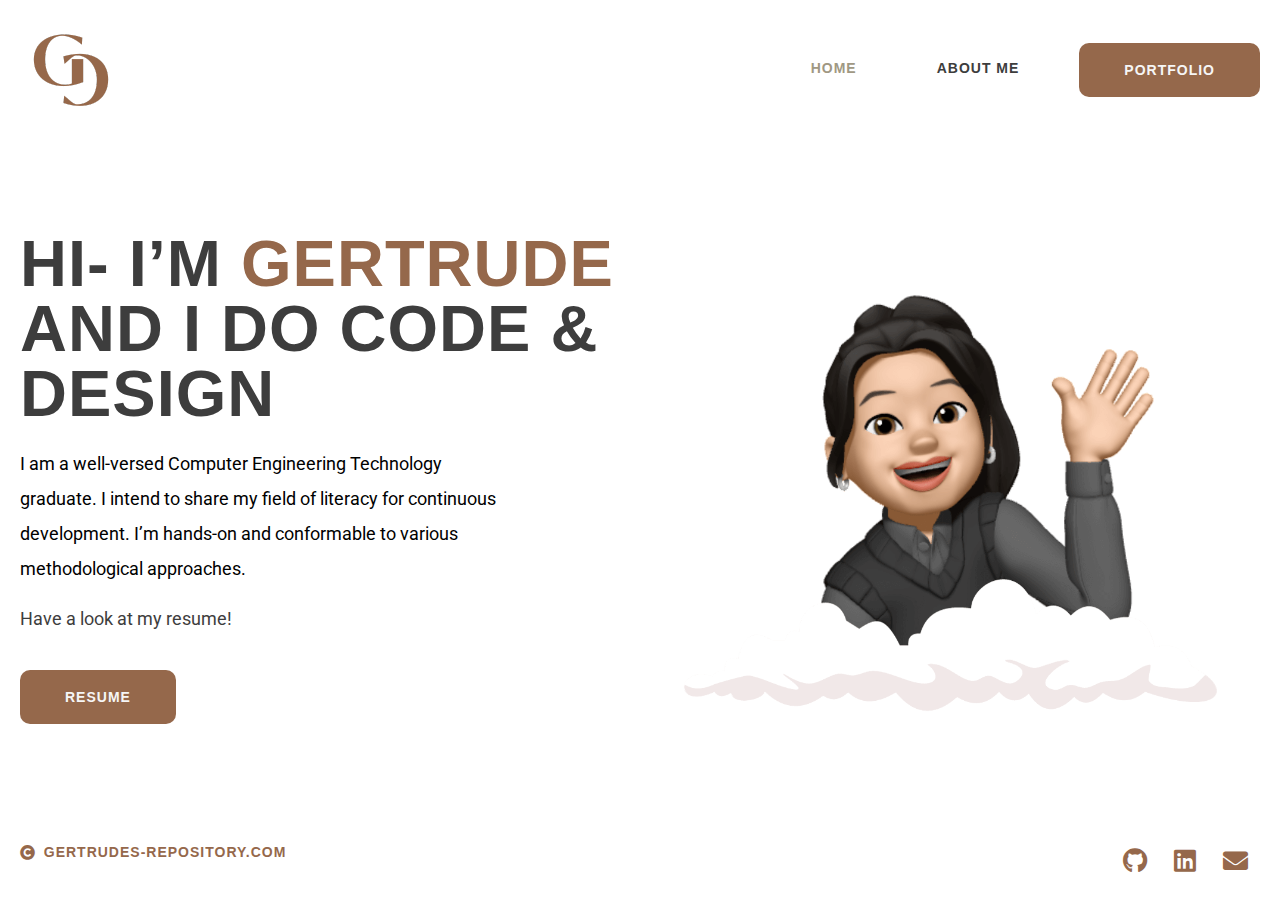
<file: index.html>
<!DOCTYPE html>
<html lang="en-US">
<head>
	<meta charset="UTF-8">
	<meta name="viewport" content="width=device-width, initial-scale=1">
	<link rel="profile" href="https://gmpg.org/xfn/11">
	<title>Gertrude Chua &#8211; Gertrude&#039;s Repository</title>
<meta name="robots" content="max-image-preview:large">
<link rel="alternate" type="application/rss+xml" title="Gertrude Chua &raquo; Feed" href="/feed/">
<link rel="alternate" type="application/rss+xml" title="Gertrude Chua &raquo; Comments Feed" href="/comments/feed/">
<script>
window._wpemojiSettings = {"baseUrl":"https:\/\/s.w.org\/images\/core\/emoji\/14.0.0\/72x72\/","ext":".png","svgUrl":"https:\/\/s.w.org\/images\/core\/emoji\/14.0.0\/svg\/","svgExt":".svg","source":{"concatemoji":"\/wp-includes\/js\/wp-emoji-release.min.js?ver=6.3.1"}};
/*! This file is auto-generated */
!function(i,n){var o,s,e;function c(e){try{var t={supportTests:e,timestamp:(new Date).valueOf()};sessionStorage.setItem(o,JSON.stringify(t))}catch(e){}}function p(e,t,n){e.clearRect(0,0,e.canvas.width,e.canvas.height),e.fillText(t,0,0);var t=new Uint32Array(e.getImageData(0,0,e.canvas.width,e.canvas.height).data),r=(e.clearRect(0,0,e.canvas.width,e.canvas.height),e.fillText(n,0,0),new Uint32Array(e.getImageData(0,0,e.canvas.width,e.canvas.height).data));return t.every(function(e,t){return e===r[t]})}function u(e,t,n){switch(t){case"flag":return n(e,"🏳️‍⚧️","🏳️​⚧️")?!1:!n(e,"🇺🇳","🇺​🇳")&&!n(e,"🏴󠁧󠁢󠁥󠁮󠁧󠁿","🏴​󠁧​󠁢​󠁥​󠁮​󠁧​󠁿");case"emoji":return!n(e,"🫱🏻‍🫲🏿","🫱🏻​🫲🏿")}return!1}function f(e,t,n){var r="undefined"!=typeof WorkerGlobalScope&&self instanceof WorkerGlobalScope?new OffscreenCanvas(300,150):i.createElement("canvas"),a=r.getContext("2d",{willReadFrequently:!0}),o=(a.textBaseline="top",a.font="600 32px Arial",{});return e.forEach(function(e){o[e]=t(a,e,n)}),o}function t(e){var t=i.createElement("script");t.src=e,t.defer=!0,i.head.appendChild(t)}"undefined"!=typeof Promise&&(o="wpEmojiSettingsSupports",s=["flag","emoji"],n.supports={everything:!0,everythingExceptFlag:!0},e=new Promise(function(e){i.addEventListener("DOMContentLoaded",e,{once:!0})}),new Promise(function(t){var n=function(){try{var e=JSON.parse(sessionStorage.getItem(o));if("object"==typeof e&&"number"==typeof e.timestamp&&(new Date).valueOf()<e.timestamp+604800&&"object"==typeof e.supportTests)return e.supportTests}catch(e){}return null}();if(!n){if("undefined"!=typeof Worker&&"undefined"!=typeof OffscreenCanvas&&"undefined"!=typeof URL&&URL.createObjectURL&&"undefined"!=typeof Blob)try{var e="postMessage("+f.toString()+"("+[JSON.stringify(s),u.toString(),p.toString()].join(",")+"));",r=new Blob([e],{type:"text/javascript"}),a=new Worker(URL.createObjectURL(r),{name:"wpTestEmojiSupports"});return void(a.onmessage=function(e){c(n=e.data),a.terminate(),t(n)})}catch(e){}c(n=f(s,u,p))}t(n)}).then(function(e){for(var t in e)n.supports[t]=e[t],n.supports.everything=n.supports.everything&&n.supports[t],"flag"!==t&&(n.supports.everythingExceptFlag=n.supports.everythingExceptFlag&&n.supports[t]);n.supports.everythingExceptFlag=n.supports.everythingExceptFlag&&!n.supports.flag,n.DOMReady=!1,n.readyCallback=function(){n.DOMReady=!0}}).then(function(){return e}).then(function(){var e;n.supports.everything||(n.readyCallback(),(e=n.source||{}).concatemoji?t(e.concatemoji):e.wpemoji&&e.twemoji&&(t(e.twemoji),t(e.wpemoji)))}))}((window,document),window._wpemojiSettings);
</script>
<style>img.wp-smiley,
img.emoji {
	display: inline !important;
	border: none !important;
	box-shadow: none !important;
	height: 1em !important;
	width: 1em !important;
	margin: 0 0.07em !important;
	vertical-align: -0.1em !important;
	background: none !important;
	padding: 0 !important;
}</style>
	<link rel="stylesheet" id="hello-elementor-theme-style-css" href="/wp-content/themes/hello-elementor/theme.min.css?ver=2.8.1" media="all">
<link rel="stylesheet" id="elementor-frontend-css" href="/wp-content/plugins/elementor/assets/css/frontend-lite.min.css?ver=3.16.4" media="all">
<link rel="stylesheet" id="eael-general-css" href="/wp-content/plugins/essential-addons-for-elementor-lite/assets/front-end/css/view/general.min.css?ver=5.8.9" media="all">
<link rel="stylesheet" id="eael-69-css" href="/wp-content/uploads/essential-addons-elementor/eael-69.css?ver=1695397650" media="all">
<link rel="stylesheet" id="wp-block-library-css" href="/wp-includes/css/dist/block-library/style.min.css?ver=6.3.1" media="all">
<style id="classic-theme-styles-inline-css">/*! This file is auto-generated */
.wp-block-button__link{color:#fff;background-color:#32373c;border-radius:9999px;box-shadow:none;text-decoration:none;padding:calc(.667em + 2px) calc(1.333em + 2px);font-size:1.125em}.wp-block-file__button{background:#32373c;color:#fff;text-decoration:none}</style>
<style id="global-styles-inline-css">body{--wp--preset--color--black: #000000;--wp--preset--color--cyan-bluish-gray: #abb8c3;--wp--preset--color--white: #ffffff;--wp--preset--color--pale-pink: #f78da7;--wp--preset--color--vivid-red: #cf2e2e;--wp--preset--color--luminous-vivid-orange: #ff6900;--wp--preset--color--luminous-vivid-amber: #fcb900;--wp--preset--color--light-green-cyan: #7bdcb5;--wp--preset--color--vivid-green-cyan: #00d084;--wp--preset--color--pale-cyan-blue: #8ed1fc;--wp--preset--color--vivid-cyan-blue: #0693e3;--wp--preset--color--vivid-purple: #9b51e0;--wp--preset--gradient--vivid-cyan-blue-to-vivid-purple: linear-gradient(135deg,rgba(6,147,227,1) 0%,rgb(155,81,224) 100%);--wp--preset--gradient--light-green-cyan-to-vivid-green-cyan: linear-gradient(135deg,rgb(122,220,180) 0%,rgb(0,208,130) 100%);--wp--preset--gradient--luminous-vivid-amber-to-luminous-vivid-orange: linear-gradient(135deg,rgba(252,185,0,1) 0%,rgba(255,105,0,1) 100%);--wp--preset--gradient--luminous-vivid-orange-to-vivid-red: linear-gradient(135deg,rgba(255,105,0,1) 0%,rgb(207,46,46) 100%);--wp--preset--gradient--very-light-gray-to-cyan-bluish-gray: linear-gradient(135deg,rgb(238,238,238) 0%,rgb(169,184,195) 100%);--wp--preset--gradient--cool-to-warm-spectrum: linear-gradient(135deg,rgb(74,234,220) 0%,rgb(151,120,209) 20%,rgb(207,42,186) 40%,rgb(238,44,130) 60%,rgb(251,105,98) 80%,rgb(254,248,76) 100%);--wp--preset--gradient--blush-light-purple: linear-gradient(135deg,rgb(255,206,236) 0%,rgb(152,150,240) 100%);--wp--preset--gradient--blush-bordeaux: linear-gradient(135deg,rgb(254,205,165) 0%,rgb(254,45,45) 50%,rgb(107,0,62) 100%);--wp--preset--gradient--luminous-dusk: linear-gradient(135deg,rgb(255,203,112) 0%,rgb(199,81,192) 50%,rgb(65,88,208) 100%);--wp--preset--gradient--pale-ocean: linear-gradient(135deg,rgb(255,245,203) 0%,rgb(182,227,212) 50%,rgb(51,167,181) 100%);--wp--preset--gradient--electric-grass: linear-gradient(135deg,rgb(202,248,128) 0%,rgb(113,206,126) 100%);--wp--preset--gradient--midnight: linear-gradient(135deg,rgb(2,3,129) 0%,rgb(40,116,252) 100%);--wp--preset--font-size--small: 13px;--wp--preset--font-size--medium: 20px;--wp--preset--font-size--large: 36px;--wp--preset--font-size--x-large: 42px;--wp--preset--spacing--20: 0.44rem;--wp--preset--spacing--30: 0.67rem;--wp--preset--spacing--40: 1rem;--wp--preset--spacing--50: 1.5rem;--wp--preset--spacing--60: 2.25rem;--wp--preset--spacing--70: 3.38rem;--wp--preset--spacing--80: 5.06rem;--wp--preset--shadow--natural: 6px 6px 9px rgba(0, 0, 0, 0.2);--wp--preset--shadow--deep: 12px 12px 50px rgba(0, 0, 0, 0.4);--wp--preset--shadow--sharp: 6px 6px 0px rgba(0, 0, 0, 0.2);--wp--preset--shadow--outlined: 6px 6px 0px -3px rgba(255, 255, 255, 1), 6px 6px rgba(0, 0, 0, 1);--wp--preset--shadow--crisp: 6px 6px 0px rgba(0, 0, 0, 1);}:where(.is-layout-flex){gap: 0.5em;}:where(.is-layout-grid){gap: 0.5em;}body .is-layout-flow > .alignleft{float: left;margin-inline-start: 0;margin-inline-end: 2em;}body .is-layout-flow > .alignright{float: right;margin-inline-start: 2em;margin-inline-end: 0;}body .is-layout-flow > .aligncenter{margin-left: auto !important;margin-right: auto !important;}body .is-layout-constrained > .alignleft{float: left;margin-inline-start: 0;margin-inline-end: 2em;}body .is-layout-constrained > .alignright{float: right;margin-inline-start: 2em;margin-inline-end: 0;}body .is-layout-constrained > .aligncenter{margin-left: auto !important;margin-right: auto !important;}body .is-layout-constrained > :where(:not(.alignleft):not(.alignright):not(.alignfull)){max-width: var(--wp--style--global--content-size);margin-left: auto !important;margin-right: auto !important;}body .is-layout-constrained > .alignwide{max-width: var(--wp--style--global--wide-size);}body .is-layout-flex{display: flex;}body .is-layout-flex{flex-wrap: wrap;align-items: center;}body .is-layout-flex > *{margin: 0;}body .is-layout-grid{display: grid;}body .is-layout-grid > *{margin: 0;}:where(.wp-block-columns.is-layout-flex){gap: 2em;}:where(.wp-block-columns.is-layout-grid){gap: 2em;}:where(.wp-block-post-template.is-layout-flex){gap: 1.25em;}:where(.wp-block-post-template.is-layout-grid){gap: 1.25em;}.has-black-color{color: var(--wp--preset--color--black) !important;}.has-cyan-bluish-gray-color{color: var(--wp--preset--color--cyan-bluish-gray) !important;}.has-white-color{color: var(--wp--preset--color--white) !important;}.has-pale-pink-color{color: var(--wp--preset--color--pale-pink) !important;}.has-vivid-red-color{color: var(--wp--preset--color--vivid-red) !important;}.has-luminous-vivid-orange-color{color: var(--wp--preset--color--luminous-vivid-orange) !important;}.has-luminous-vivid-amber-color{color: var(--wp--preset--color--luminous-vivid-amber) !important;}.has-light-green-cyan-color{color: var(--wp--preset--color--light-green-cyan) !important;}.has-vivid-green-cyan-color{color: var(--wp--preset--color--vivid-green-cyan) !important;}.has-pale-cyan-blue-color{color: var(--wp--preset--color--pale-cyan-blue) !important;}.has-vivid-cyan-blue-color{color: var(--wp--preset--color--vivid-cyan-blue) !important;}.has-vivid-purple-color{color: var(--wp--preset--color--vivid-purple) !important;}.has-black-background-color{background-color: var(--wp--preset--color--black) !important;}.has-cyan-bluish-gray-background-color{background-color: var(--wp--preset--color--cyan-bluish-gray) !important;}.has-white-background-color{background-color: var(--wp--preset--color--white) !important;}.has-pale-pink-background-color{background-color: var(--wp--preset--color--pale-pink) !important;}.has-vivid-red-background-color{background-color: var(--wp--preset--color--vivid-red) !important;}.has-luminous-vivid-orange-background-color{background-color: var(--wp--preset--color--luminous-vivid-orange) !important;}.has-luminous-vivid-amber-background-color{background-color: var(--wp--preset--color--luminous-vivid-amber) !important;}.has-light-green-cyan-background-color{background-color: var(--wp--preset--color--light-green-cyan) !important;}.has-vivid-green-cyan-background-color{background-color: var(--wp--preset--color--vivid-green-cyan) !important;}.has-pale-cyan-blue-background-color{background-color: var(--wp--preset--color--pale-cyan-blue) !important;}.has-vivid-cyan-blue-background-color{background-color: var(--wp--preset--color--vivid-cyan-blue) !important;}.has-vivid-purple-background-color{background-color: var(--wp--preset--color--vivid-purple) !important;}.has-black-border-color{border-color: var(--wp--preset--color--black) !important;}.has-cyan-bluish-gray-border-color{border-color: var(--wp--preset--color--cyan-bluish-gray) !important;}.has-white-border-color{border-color: var(--wp--preset--color--white) !important;}.has-pale-pink-border-color{border-color: var(--wp--preset--color--pale-pink) !important;}.has-vivid-red-border-color{border-color: var(--wp--preset--color--vivid-red) !important;}.has-luminous-vivid-orange-border-color{border-color: var(--wp--preset--color--luminous-vivid-orange) !important;}.has-luminous-vivid-amber-border-color{border-color: var(--wp--preset--color--luminous-vivid-amber) !important;}.has-light-green-cyan-border-color{border-color: var(--wp--preset--color--light-green-cyan) !important;}.has-vivid-green-cyan-border-color{border-color: var(--wp--preset--color--vivid-green-cyan) !important;}.has-pale-cyan-blue-border-color{border-color: var(--wp--preset--color--pale-cyan-blue) !important;}.has-vivid-cyan-blue-border-color{border-color: var(--wp--preset--color--vivid-cyan-blue) !important;}.has-vivid-purple-border-color{border-color: var(--wp--preset--color--vivid-purple) !important;}.has-vivid-cyan-blue-to-vivid-purple-gradient-background{background: var(--wp--preset--gradient--vivid-cyan-blue-to-vivid-purple) !important;}.has-light-green-cyan-to-vivid-green-cyan-gradient-background{background: var(--wp--preset--gradient--light-green-cyan-to-vivid-green-cyan) !important;}.has-luminous-vivid-amber-to-luminous-vivid-orange-gradient-background{background: var(--wp--preset--gradient--luminous-vivid-amber-to-luminous-vivid-orange) !important;}.has-luminous-vivid-orange-to-vivid-red-gradient-background{background: var(--wp--preset--gradient--luminous-vivid-orange-to-vivid-red) !important;}.has-very-light-gray-to-cyan-bluish-gray-gradient-background{background: var(--wp--preset--gradient--very-light-gray-to-cyan-bluish-gray) !important;}.has-cool-to-warm-spectrum-gradient-background{background: var(--wp--preset--gradient--cool-to-warm-spectrum) !important;}.has-blush-light-purple-gradient-background{background: var(--wp--preset--gradient--blush-light-purple) !important;}.has-blush-bordeaux-gradient-background{background: var(--wp--preset--gradient--blush-bordeaux) !important;}.has-luminous-dusk-gradient-background{background: var(--wp--preset--gradient--luminous-dusk) !important;}.has-pale-ocean-gradient-background{background: var(--wp--preset--gradient--pale-ocean) !important;}.has-electric-grass-gradient-background{background: var(--wp--preset--gradient--electric-grass) !important;}.has-midnight-gradient-background{background: var(--wp--preset--gradient--midnight) !important;}.has-small-font-size{font-size: var(--wp--preset--font-size--small) !important;}.has-medium-font-size{font-size: var(--wp--preset--font-size--medium) !important;}.has-large-font-size{font-size: var(--wp--preset--font-size--large) !important;}.has-x-large-font-size{font-size: var(--wp--preset--font-size--x-large) !important;}
.wp-block-navigation a:where(:not(.wp-element-button)){color: inherit;}
:where(.wp-block-post-template.is-layout-flex){gap: 1.25em;}:where(.wp-block-post-template.is-layout-grid){gap: 1.25em;}
:where(.wp-block-columns.is-layout-flex){gap: 2em;}:where(.wp-block-columns.is-layout-grid){gap: 2em;}
.wp-block-pullquote{font-size: 1.5em;line-height: 1.6;}</style>
<link rel="stylesheet" id="hello-elementor-css" href="/wp-content/themes/hello-elementor/style.min.css?ver=2.8.1" media="all">
<link rel="stylesheet" id="elementor-post-9-css" href="/wp-content/uploads/elementor/css/post-9.css?ver=1695331605" media="all">
<link rel="stylesheet" id="elementor-icons-css" href="/wp-content/plugins/elementor/assets/lib/eicons/css/elementor-icons.min.css?ver=5.23.0" media="all">
<style id="elementor-icons-inline-css">.elementor-add-new-section .elementor-add-templately-promo-button{
            background-color: #5d4fff;
            background-image: url(/wp-content/plugins/essential-addons-for-elementor-lite/assets/admin/images/templately/logo-icon.svg);
            background-repeat: no-repeat;
            background-position: center center;
            position: relative;
        }
        
		.elementor-add-new-section .elementor-add-templately-promo-button > i{
            height: 12px;
        }
        
        body .elementor-add-new-section .elementor-add-section-area-button {
            margin-left: 0;
        }

		.elementor-add-new-section .elementor-add-templately-promo-button{
            background-color: #5d4fff;
            background-image: url(/wp-content/plugins/essential-addons-for-elementor-lite/assets/admin/images/templately/logo-icon.svg);
            background-repeat: no-repeat;
            background-position: center center;
            position: relative;
        }
        
		.elementor-add-new-section .elementor-add-templately-promo-button > i{
            height: 12px;
        }
        
        body .elementor-add-new-section .elementor-add-section-area-button {
            margin-left: 0;
        }</style>
<link rel="stylesheet" id="swiper-css" href="/wp-content/plugins/elementor/assets/lib/swiper/v8/css/swiper.min.css?ver=8.4.5" media="all">
<link rel="stylesheet" id="elementor-pro-css" href="/wp-content/plugins/elementor-pro/assets/css/frontend-lite.min.css?ver=3.13.2" media="all">
<link rel="stylesheet" id="elementor-global-css" href="/wp-content/uploads/elementor/css/global.css?ver=1695331605" media="all">
<link rel="stylesheet" id="elementor-post-108-css" href="/wp-content/uploads/elementor/css/post-108.css?ver=1695397652" media="all">
<link rel="stylesheet" id="elementor-post-69-css" href="/wp-content/uploads/elementor/css/post-69.css?ver=1695396952" media="all">
<link rel="stylesheet" id="elementor-post-103-css" href="/wp-content/uploads/elementor/css/post-103.css?ver=1695331605" media="all">
<link rel="stylesheet" id="google-fonts-1-css" href="https://fonts.googleapis.com/css?family=Roboto%3A100%2C100italic%2C200%2C200italic%2C300%2C300italic%2C400%2C400italic%2C500%2C500italic%2C600%2C600italic%2C700%2C700italic%2C800%2C800italic%2C900%2C900italic&#038;display=swap&#038;ver=6.3.1" media="all">
<link rel="stylesheet" id="elementor-icons-shared-0-css" href="/wp-content/plugins/elementor/assets/lib/font-awesome/css/fontawesome.min.css?ver=5.15.3" media="all">
<link rel="stylesheet" id="elementor-icons-fa-solid-css" href="/wp-content/plugins/elementor/assets/lib/font-awesome/css/solid.min.css?ver=5.15.3" media="all">
<link rel="stylesheet" id="elementor-icons-fa-brands-css" href="/wp-content/plugins/elementor/assets/lib/font-awesome/css/brands.min.css?ver=5.15.3" media="all">
<link rel="preconnect" href="https://fonts.gstatic.com/" crossorigin>
<script src="/wp-includes/js/jquery/jquery.min.js?ver=3.7.0" id="jquery-core-js"></script>
<script src="/wp-includes/js/jquery/jquery-migrate.min.js?ver=3.4.1" id="jquery-migrate-js"></script>
<link rel="https://api.w.org/" href="/wp-json/">
<link rel="alternate" type="application/json" href="/wp-json/wp/v2/pages/108">
<link rel="EditURI" type="application/rsd+xml" title="RSD" href="/xmlrpc.php?rsd">
<meta name="generator" content="WordPress 6.3.1">
<link rel="canonical" href="/">
<link rel="shortlink" href="/">
<link rel="alternate" type="application/json+oembed" href="/wp-json/oembed/1.0/embed?url=http%3A%2F%2F%2F">
<link rel="alternate" type="text/xml+oembed" href="/wp-json/oembed/1.0/embed?url=http%3A%2F%2F%2F#038;format=xml">
<meta name="generator" content="Elementor 3.16.4; features: e_dom_optimization, e_optimized_assets_loading, e_optimized_css_loading, additional_custom_breakpoints; settings: css_print_method-external, google_font-enabled, font_display-swap">
<link rel="icon" href="/wp-content/uploads/2023/09/Logo-512x512-1-150x150.png" sizes="32x32">
<link rel="icon" href="/wp-content/uploads/2023/09/Logo-512x512-1-300x300.png" sizes="192x192">
<link rel="apple-touch-icon" href="/wp-content/uploads/2023/09/Logo-512x512-1-300x300.png">
<meta name="msapplication-TileImage" content="/wp-content/uploads/2023/09/Logo-512x512-1-300x300.png">
</head>
<body class="home page-template page-template-elementor_header_footer page page-id-108 wp-custom-logo elementor-default elementor-template-full-width elementor-kit-9 elementor-page elementor-page-108 elementor-page-259">


<a class="skip-link screen-reader-text" href="#content">Skip to content</a>

		<div data-elementor-type="header" data-elementor-id="69" class="elementor elementor-69 elementor-location-header">
						<div class="elementor-element elementor-element-85c06bc e-flex e-con-boxed e-con e-parent" data-id="85c06bc" data-element_type="container" data-settings="{&quot;content_width&quot;:&quot;boxed&quot;}" data-core-v316-plus="true">
					<div class="e-con-inner">
		<div class="elementor-element elementor-element-735417a e-con-full e-flex e-con e-child" data-id="735417a" data-element_type="container" data-settings="{&quot;content_width&quot;:&quot;full&quot;}">
				<div class="elementor-element elementor-element-6b316b8 elementor-widget elementor-widget-theme-site-logo elementor-widget-image" data-id="6b316b8" data-element_type="widget" data-widget_type="theme-site-logo.default">
				<div class="elementor-widget-container">
			<style>/*! elementor - v3.16.0 - 20-09-2023 */
.elementor-widget-image{text-align:center}.elementor-widget-image a{display:inline-block}.elementor-widget-image a img[src$=".svg"]{width:48px}.elementor-widget-image img{vertical-align:middle;display:inline-block}</style>								<a href="/">
			<img width="100" height="100" src="/wp-content/uploads/2023/09/Logo-350x-120-e1695331600732.png" class="attachment-full size-full wp-image-268" alt="">				</a>
											</div>
				</div>
				</div>
		<div class="elementor-element elementor-element-1713edc e-con-full e-flex e-con e-child" data-id="1713edc" data-element_type="container" data-settings="{&quot;content_width&quot;:&quot;full&quot;}">
				<div class="elementor-element elementor-element-94308e0 elementor-widget__width-auto eael-hamburger--none elementor-widget-tablet__width-auto eael_simple_menu_hamburger_disable_selected_menu_no eael-simple-menu-hamburger-align-right elementor-widget elementor-widget-eael-simple-menu" data-id="94308e0" data-element_type="widget" data-widget_type="eael-simple-menu.default">
				<div class="elementor-widget-container">
			<div data-hamburger-icon="&lt;i aria-hidden=&quot;true&quot; class=&quot;fas fa-bars&quot;&gt;&lt;/i&gt;" data-indicator-class="fas fa-angle-down" data-dropdown-indicator-class="fas fa-angle-down" class="eael-simple-menu-container eael-simple-menu-align-center eael-simple-menu-dropdown-align-left preset-1" data-hamburger-breakpoints="{&quot;mobile&quot;:&quot;Mobile Portrait (&gt; 767px)&quot;,&quot;tablet&quot;:&quot;Tablet Portrait (&gt; 1024px)&quot;,&quot;desktop&quot;:&quot;Desktop (&gt; 2400px)&quot;,&quot;none&quot;:&quot;None&quot;}" data-hamburger-device="none"><ul id="menu-menu" class="eael-simple-menu eael-simple-menu-dropdown-animate-to-top eael-simple-menu-indicator eael-simple-menu-horizontal">
<li id="menu-item-287" class="menu-item menu-item-type-post_type menu-item-object-page menu-item-home current-menu-item page_item page-item-108 current_page_item menu-item-287"><a href="/" aria-current="page">Home</a></li>
<li id="menu-item-91" class="menu-item menu-item-type-post_type menu-item-object-page menu-item-91"><a href="/about-me/">About Me</a></li>
</ul></div>		</div>
				</div>
				<div class="elementor-element elementor-element-2aaf799 elementor-widget__width-auto elementor-mobile-align-left elementor-widget elementor-widget-button" data-id="2aaf799" data-element_type="widget" data-widget_type="button.default">
				<div class="elementor-widget-container">
					<div class="elementor-button-wrapper">
			<a class="elementor-button elementor-button-link elementor-size-sm elementor-animation-grow" href="/portfolio">
						<span class="elementor-button-content-wrapper">
						<span class="elementor-button-text">PORTFOLIO</span>
		</span>
					</a>
		</div>
				</div>
				</div>
				</div>
					</div>
				</div>
						</div>
				<div data-elementor-type="wp-page" data-elementor-id="108" class="elementor elementor-108">
							<div class="elementor-element elementor-element-8b863ad e-flex e-con-boxed e-con e-parent" data-id="8b863ad" data-element_type="container" data-settings="{&quot;content_width&quot;:&quot;boxed&quot;}" data-core-v316-plus="true">
					<div class="e-con-inner">
		<div class="elementor-element elementor-element-60dea43 e-con-full e-flex e-con e-child" data-id="60dea43" data-element_type="container" data-settings="{&quot;content_width&quot;:&quot;full&quot;}">
				<div class="elementor-element elementor-element-aebf721 elementor-widget elementor-widget-heading" data-id="aebf721" data-element_type="widget" data-widget_type="heading.default">
				<div class="elementor-widget-container">
			<style>/*! elementor - v3.16.0 - 20-09-2023 */
.elementor-heading-title{padding:0;margin:0;line-height:1}.elementor-widget-heading .elementor-heading-title[class*=elementor-size-]>a{color:inherit;font-size:inherit;line-height:inherit}.elementor-widget-heading .elementor-heading-title.elementor-size-small{font-size:15px}.elementor-widget-heading .elementor-heading-title.elementor-size-medium{font-size:19px}.elementor-widget-heading .elementor-heading-title.elementor-size-large{font-size:29px}.elementor-widget-heading .elementor-heading-title.elementor-size-xl{font-size:39px}.elementor-widget-heading .elementor-heading-title.elementor-size-xxl{font-size:59px}</style>
<h2 class="elementor-heading-title elementor-size-medium">HI- I’M <span class="brown">GERTRUDE</span>
AND I DO CODE & DESIGN</h2>		</div>
				</div>
				<div class="elementor-element elementor-element-3bc580b elementor-widget elementor-widget-text-editor" data-id="3bc580b" data-element_type="widget" data-widget_type="text-editor.default">
				<div class="elementor-widget-container">
			<style>/*! elementor - v3.16.0 - 20-09-2023 */
.elementor-widget-text-editor.elementor-drop-cap-view-stacked .elementor-drop-cap{background-color:#69727d;color:#fff}.elementor-widget-text-editor.elementor-drop-cap-view-framed .elementor-drop-cap{color:#69727d;border:3px solid;background-color:transparent}.elementor-widget-text-editor:not(.elementor-drop-cap-view-default) .elementor-drop-cap{margin-top:8px}.elementor-widget-text-editor:not(.elementor-drop-cap-view-default) .elementor-drop-cap-letter{width:1em;height:1em}.elementor-widget-text-editor .elementor-drop-cap{float:left;text-align:center;line-height:1;font-size:50px}.elementor-widget-text-editor .elementor-drop-cap-letter{display:inline-block}</style>				<p><span style="text-align: var(--text-align);"><span style="color: #000000;">I am a well-versed Computer Engineering Technology graduate. </span></span><span style="color: #000000;">I intend to share my field of literacy for continuous development. I’m hands-on and conformable to various methodological approaches.</span></p>
<p>Have a look at my resume!</p>						</div>
				</div>
				<div class="elementor-element elementor-element-dfe3d07 elementor-widget__width-auto elementor-mobile-align-left elementor-widget elementor-widget-button" data-id="dfe3d07" data-element_type="widget" data-widget_type="button.default">
				<div class="elementor-widget-container">
					<div class="elementor-button-wrapper">
			<a class="elementor-button elementor-button-link elementor-size-sm elementor-animation-grow" href="/wp-content/uploads/2023/09/Gertrudes-Resume.pdf">
						<span class="elementor-button-content-wrapper">
						<span class="elementor-button-text">Resume</span>
		</span>
					</a>
		</div>
				</div>
				</div>
				</div>
		<div class="elementor-element elementor-element-a3f4249 e-con-full e-flex e-con e-child" data-id="a3f4249" data-element_type="container" data-settings="{&quot;content_width&quot;:&quot;full&quot;}">
				<div class="elementor-element elementor-element-295c13e elementor-widget elementor-widget-image" data-id="295c13e" data-element_type="widget" data-widget_type="image.default">
				<div class="elementor-widget-container">
															<img decoding="async" fetchpriority="high" width="800" height="800" src="/wp-content/uploads/2023/09/Hello-Avatar.png" class="attachment-large size-large wp-image-272" alt="" srcset="/wp-content/uploads/2023/09/Hello-Avatar.png 1024w, /wp-content/uploads/2023/09/Hello-Avatar-300x300.png 300w, /wp-content/uploads/2023/09/Hello-Avatar-150x150.png 150w, /wp-content/uploads/2023/09/Hello-Avatar-768x768.png 768w" sizes="(max-width: 800px) 100vw, 800px">															</div>
				</div>
				</div>
					</div>
				</div>
							</div>
				<div data-elementor-type="footer" data-elementor-id="103" class="elementor elementor-103 elementor-location-footer">
						<div class="elementor-element elementor-element-56339e6 e-flex e-con-boxed e-con e-parent" data-id="56339e6" data-element_type="container" data-settings="{&quot;content_width&quot;:&quot;boxed&quot;}" data-core-v316-plus="true">
					<div class="e-con-inner">
		<div class="elementor-element elementor-element-de8c677 e-con-full e-flex e-con e-child" data-id="de8c677" data-element_type="container" data-settings="{&quot;content_width&quot;:&quot;full&quot;}">
				<div class="elementor-element elementor-element-76a80c1 elementor-icon-list--layout-traditional elementor-list-item-link-full_width elementor-widget elementor-widget-icon-list" data-id="76a80c1" data-element_type="widget" data-widget_type="icon-list.default">
				<div class="elementor-widget-container">
			<link rel="stylesheet" href="/wp-content/plugins/elementor/assets/css/widget-icon-list.min.css">		<ul class="elementor-icon-list-items">
							<li class="elementor-icon-list-item">
											<span class="elementor-icon-list-icon">
							<i aria-hidden="true" class="fas fa-copyright"></i>						</span>
										<span class="elementor-icon-list-text">gertrudes-repository.com</span>
									</li>
						</ul>
				</div>
				</div>
				</div>
		<div class="elementor-element elementor-element-82d2de1 e-con-full e-flex e-con e-child" data-id="82d2de1" data-element_type="container" data-settings="{&quot;content_width&quot;:&quot;full&quot;}">
				<div class="elementor-element elementor-element-626327e e-grid-align-right elementor-shape-rounded elementor-grid-0 elementor-widget elementor-widget-social-icons" data-id="626327e" data-element_type="widget" data-widget_type="social-icons.default">
				<div class="elementor-widget-container">
			<style>/*! elementor - v3.16.0 - 20-09-2023 */
.elementor-widget-social-icons.elementor-grid-0 .elementor-widget-container,.elementor-widget-social-icons.elementor-grid-mobile-0 .elementor-widget-container,.elementor-widget-social-icons.elementor-grid-tablet-0 .elementor-widget-container{line-height:1;font-size:0}.elementor-widget-social-icons:not(.elementor-grid-0):not(.elementor-grid-tablet-0):not(.elementor-grid-mobile-0) .elementor-grid{display:inline-grid}.elementor-widget-social-icons .elementor-grid{grid-column-gap:var(--grid-column-gap,5px);grid-row-gap:var(--grid-row-gap,5px);grid-template-columns:var(--grid-template-columns);justify-content:var(--justify-content,center);justify-items:var(--justify-content,center)}.elementor-icon.elementor-social-icon{font-size:var(--icon-size,25px);line-height:var(--icon-size,25px);width:calc(var(--icon-size, 25px) + (2 * var(--icon-padding, .5em)));height:calc(var(--icon-size, 25px) + (2 * var(--icon-padding, .5em)))}.elementor-social-icon{--e-social-icon-icon-color:#fff;display:inline-flex;background-color:#69727d;align-items:center;justify-content:center;text-align:center;cursor:pointer}.elementor-social-icon i{color:var(--e-social-icon-icon-color)}.elementor-social-icon svg{fill:var(--e-social-icon-icon-color)}.elementor-social-icon:last-child{margin:0}.elementor-social-icon:hover{opacity:.9;color:#fff}.elementor-social-icon-android{background-color:#a4c639}.elementor-social-icon-apple{background-color:#999}.elementor-social-icon-behance{background-color:#1769ff}.elementor-social-icon-bitbucket{background-color:#205081}.elementor-social-icon-codepen{background-color:#000}.elementor-social-icon-delicious{background-color:#39f}.elementor-social-icon-deviantart{background-color:#05cc47}.elementor-social-icon-digg{background-color:#005be2}.elementor-social-icon-dribbble{background-color:#ea4c89}.elementor-social-icon-elementor{background-color:#d30c5c}.elementor-social-icon-envelope{background-color:#ea4335}.elementor-social-icon-facebook,.elementor-social-icon-facebook-f{background-color:#3b5998}.elementor-social-icon-flickr{background-color:#0063dc}.elementor-social-icon-foursquare{background-color:#2d5be3}.elementor-social-icon-free-code-camp,.elementor-social-icon-freecodecamp{background-color:#006400}.elementor-social-icon-github{background-color:#333}.elementor-social-icon-gitlab{background-color:#e24329}.elementor-social-icon-globe{background-color:#69727d}.elementor-social-icon-google-plus,.elementor-social-icon-google-plus-g{background-color:#dd4b39}.elementor-social-icon-houzz{background-color:#7ac142}.elementor-social-icon-instagram{background-color:#262626}.elementor-social-icon-jsfiddle{background-color:#487aa2}.elementor-social-icon-link{background-color:#818a91}.elementor-social-icon-linkedin,.elementor-social-icon-linkedin-in{background-color:#0077b5}.elementor-social-icon-medium{background-color:#00ab6b}.elementor-social-icon-meetup{background-color:#ec1c40}.elementor-social-icon-mixcloud{background-color:#273a4b}.elementor-social-icon-odnoklassniki{background-color:#f4731c}.elementor-social-icon-pinterest{background-color:#bd081c}.elementor-social-icon-product-hunt{background-color:#da552f}.elementor-social-icon-reddit{background-color:#ff4500}.elementor-social-icon-rss{background-color:#f26522}.elementor-social-icon-shopping-cart{background-color:#4caf50}.elementor-social-icon-skype{background-color:#00aff0}.elementor-social-icon-slideshare{background-color:#0077b5}.elementor-social-icon-snapchat{background-color:#fffc00}.elementor-social-icon-soundcloud{background-color:#f80}.elementor-social-icon-spotify{background-color:#2ebd59}.elementor-social-icon-stack-overflow{background-color:#fe7a15}.elementor-social-icon-steam{background-color:#00adee}.elementor-social-icon-stumbleupon{background-color:#eb4924}.elementor-social-icon-telegram{background-color:#2ca5e0}.elementor-social-icon-thumb-tack{background-color:#1aa1d8}.elementor-social-icon-tripadvisor{background-color:#589442}.elementor-social-icon-tumblr{background-color:#35465c}.elementor-social-icon-twitch{background-color:#6441a5}.elementor-social-icon-twitter{background-color:#1da1f2}.elementor-social-icon-viber{background-color:#665cac}.elementor-social-icon-vimeo{background-color:#1ab7ea}.elementor-social-icon-vk{background-color:#45668e}.elementor-social-icon-weibo{background-color:#dd2430}.elementor-social-icon-weixin{background-color:#31a918}.elementor-social-icon-whatsapp{background-color:#25d366}.elementor-social-icon-wordpress{background-color:#21759b}.elementor-social-icon-xing{background-color:#026466}.elementor-social-icon-yelp{background-color:#af0606}.elementor-social-icon-youtube{background-color:#cd201f}.elementor-social-icon-500px{background-color:#0099e5}.elementor-shape-rounded .elementor-icon.elementor-social-icon{border-radius:10%}.elementor-shape-circle .elementor-icon.elementor-social-icon{border-radius:50%}</style>		<div class="elementor-social-icons-wrapper elementor-grid">
							<span class="elementor-grid-item">
					<a class="elementor-icon elementor-social-icon elementor-social-icon-github elementor-animation-grow elementor-repeater-item-49ee271" href="https://github.com/chgertrude" target="_blank">
						<span class="elementor-screen-only">Github</span>
						<i class="fab fa-github"></i>					</a>
				</span>
							<span class="elementor-grid-item">
					<a class="elementor-icon elementor-social-icon elementor-social-icon-linkedin elementor-animation-grow elementor-repeater-item-c93e3fc" href="https://www.linkedin.com/in/gertrudeannechua/" target="_blank">
						<span class="elementor-screen-only">Linkedin</span>
						<i class="fab fa-linkedin"></i>					</a>
				</span>
							<span class="elementor-grid-item">
					<a class="elementor-icon elementor-social-icon elementor-social-icon-envelope elementor-animation-grow elementor-repeater-item-13a5052" href="http://gertrudeanne.chua@gmail.com/" target="_blank">
						<span class="elementor-screen-only">Envelope</span>
						<i class="fas fa-envelope"></i>					</a>
				</span>
					</div>
				</div>
				</div>
				</div>
					</div>
				</div>
						</div>
		
<link rel="stylesheet" id="e-animations-css" href="/wp-content/plugins/elementor/assets/lib/animations/animations.min.css?ver=3.16.4" media="all">
<script id="eael-general-js-extra">var localize = {"ajaxurl":"\/wp-admin\/admin-ajax.php","nonce":"84b63f055e","i18n":{"added":"Added ","compare":"Compare","loading":"Loading..."},"eael_translate_text":{"required_text":"is a required field","invalid_text":"Invalid","billing_text":"Billing","shipping_text":"Shipping","fg_mfp_counter_text":"of"},"page_permalink":"\/","cart_redirectition":"","cart_page_url":"","el_breakpoints":{"mobile":{"label":"Mobile Portrait","value":767,"default_value":767,"direction":"max","is_enabled":true},"mobile_extra":{"label":"Mobile Landscape","value":880,"default_value":880,"direction":"max","is_enabled":false},"tablet":{"label":"Tablet Portrait","value":1024,"default_value":1024,"direction":"max","is_enabled":true},"tablet_extra":{"label":"Tablet Landscape","value":1200,"default_value":1200,"direction":"max","is_enabled":false},"laptop":{"label":"Laptop","value":1366,"default_value":1366,"direction":"max","is_enabled":false},"widescreen":{"label":"Widescreen","value":2400,"default_value":2400,"direction":"min","is_enabled":false}}};</script>
<script src="/wp-content/plugins/essential-addons-for-elementor-lite/assets/front-end/js/view/general.min.js?ver=5.8.9" id="eael-general-js"></script>
<script src="/wp-content/uploads/essential-addons-elementor/eael-69.js?ver=1695397650" id="eael-69-js"></script>
<script src="/wp-content/themes/hello-elementor/assets/js/hello-frontend.min.js?ver=1.0.0" id="hello-theme-frontend-js"></script>
<script src="/wp-content/plugins/elementor-pro/assets/js/webpack-pro.runtime.min.js?ver=3.13.2" id="elementor-pro-webpack-runtime-js"></script>
<script src="/wp-content/plugins/elementor/assets/js/webpack.runtime.min.js?ver=3.16.4" id="elementor-webpack-runtime-js"></script>
<script src="/wp-content/plugins/elementor/assets/js/frontend-modules.min.js?ver=3.16.4" id="elementor-frontend-modules-js"></script>
<script src="/wp-includes/js/dist/vendor/wp-polyfill-inert.min.js?ver=3.1.2" id="wp-polyfill-inert-js"></script>
<script src="/wp-includes/js/dist/vendor/regenerator-runtime.min.js?ver=0.13.11" id="regenerator-runtime-js"></script>
<script src="/wp-includes/js/dist/vendor/wp-polyfill.min.js?ver=3.15.0" id="wp-polyfill-js"></script>
<script src="/wp-includes/js/dist/hooks.min.js?ver=c6aec9a8d4e5a5d543a1" id="wp-hooks-js"></script>
<script src="/wp-includes/js/dist/i18n.min.js?ver=7701b0c3857f914212ef" id="wp-i18n-js"></script>
<script id="wp-i18n-js-after">
wp.i18n.setLocaleData( { 'text directionltr': [ 'ltr' ] } );
</script>
<script id="elementor-pro-frontend-js-before">var ElementorProFrontendConfig = {"ajaxurl":"\/wp-admin\/admin-ajax.php","nonce":"9d6b5f3cf3","urls":{"assets":"\/wp-content\/plugins\/elementor-pro\/assets\/","rest":"\/wp-json\/"},"shareButtonsNetworks":{"facebook":{"title":"Facebook","has_counter":true},"twitter":{"title":"Twitter"},"linkedin":{"title":"LinkedIn","has_counter":true},"pinterest":{"title":"Pinterest","has_counter":true},"reddit":{"title":"Reddit","has_counter":true},"vk":{"title":"VK","has_counter":true},"odnoklassniki":{"title":"OK","has_counter":true},"tumblr":{"title":"Tumblr"},"digg":{"title":"Digg"},"skype":{"title":"Skype"},"stumbleupon":{"title":"StumbleUpon","has_counter":true},"mix":{"title":"Mix"},"telegram":{"title":"Telegram"},"pocket":{"title":"Pocket","has_counter":true},"xing":{"title":"XING","has_counter":true},"whatsapp":{"title":"WhatsApp"},"email":{"title":"Email"},"print":{"title":"Print"}},"facebook_sdk":{"lang":"en_US","app_id":""},"lottie":{"defaultAnimationUrl":"\/wp-content\/plugins\/elementor-pro\/modules\/lottie\/assets\/animations\/default.json"}};</script>
<script src="/wp-content/plugins/elementor-pro/assets/js/frontend.min.js?ver=3.13.2" id="elementor-pro-frontend-js"></script>
<script src="/wp-content/plugins/elementor/assets/lib/waypoints/waypoints.min.js?ver=4.0.2" id="elementor-waypoints-js"></script>
<script src="/wp-includes/js/jquery/ui/core.min.js?ver=1.13.2" id="jquery-ui-core-js"></script>
<script id="elementor-frontend-js-before">var elementorFrontendConfig = {"environmentMode":{"edit":false,"wpPreview":false,"isScriptDebug":false},"i18n":{"shareOnFacebook":"Share on Facebook","shareOnTwitter":"Share on Twitter","pinIt":"Pin it","download":"Download","downloadImage":"Download image","fullscreen":"Fullscreen","zoom":"Zoom","share":"Share","playVideo":"Play Video","previous":"Previous","next":"Next","close":"Close","a11yCarouselWrapperAriaLabel":"Carousel | Horizontal scrolling: Arrow Left & Right","a11yCarouselPrevSlideMessage":"Previous slide","a11yCarouselNextSlideMessage":"Next slide","a11yCarouselFirstSlideMessage":"This is the first slide","a11yCarouselLastSlideMessage":"This is the last slide","a11yCarouselPaginationBulletMessage":"Go to slide"},"is_rtl":false,"breakpoints":{"xs":0,"sm":480,"md":768,"lg":1025,"xl":1440,"xxl":1600},"responsive":{"breakpoints":{"mobile":{"label":"Mobile Portrait","value":767,"default_value":767,"direction":"max","is_enabled":true},"mobile_extra":{"label":"Mobile Landscape","value":880,"default_value":880,"direction":"max","is_enabled":false},"tablet":{"label":"Tablet Portrait","value":1024,"default_value":1024,"direction":"max","is_enabled":true},"tablet_extra":{"label":"Tablet Landscape","value":1200,"default_value":1200,"direction":"max","is_enabled":false},"laptop":{"label":"Laptop","value":1366,"default_value":1366,"direction":"max","is_enabled":false},"widescreen":{"label":"Widescreen","value":2400,"default_value":2400,"direction":"min","is_enabled":false}}},"version":"3.16.4","is_static":false,"experimentalFeatures":{"e_dom_optimization":true,"e_optimized_assets_loading":true,"e_optimized_css_loading":true,"additional_custom_breakpoints":true,"container":true,"e_swiper_latest":true,"theme_builder_v2":true,"hello-theme-header-footer":true,"landing-pages":true,"e_global_styleguide":true,"page-transitions":true,"notes":true,"loop":true,"form-submissions":true,"e_scroll_snap":true},"urls":{"assets":"\/wp-content\/plugins\/elementor\/assets\/"},"swiperClass":"swiper","settings":{"page":[],"editorPreferences":[]},"kit":{"active_breakpoints":["viewport_mobile","viewport_tablet"],"global_image_lightbox":"yes","lightbox_enable_counter":"yes","lightbox_enable_fullscreen":"yes","lightbox_enable_zoom":"yes","lightbox_enable_share":"yes","lightbox_title_src":"title","lightbox_description_src":"description","hello_header_logo_type":"logo","hello_header_menu_layout":"horizontal","hello_footer_logo_type":"logo"},"post":{"id":108,"title":"Gertrude%20Chua%20%E2%80%93%20Gertrude%27s%20Repository","excerpt":"","featuredImage":false}};</script>
<script src="/wp-content/plugins/elementor/assets/js/frontend.min.js?ver=3.16.4" id="elementor-frontend-js"></script>
<script src="/wp-content/plugins/elementor-pro/assets/js/elements-handlers.min.js?ver=3.13.2" id="pro-elements-handlers-js"></script>

</body>
</html>
</file>
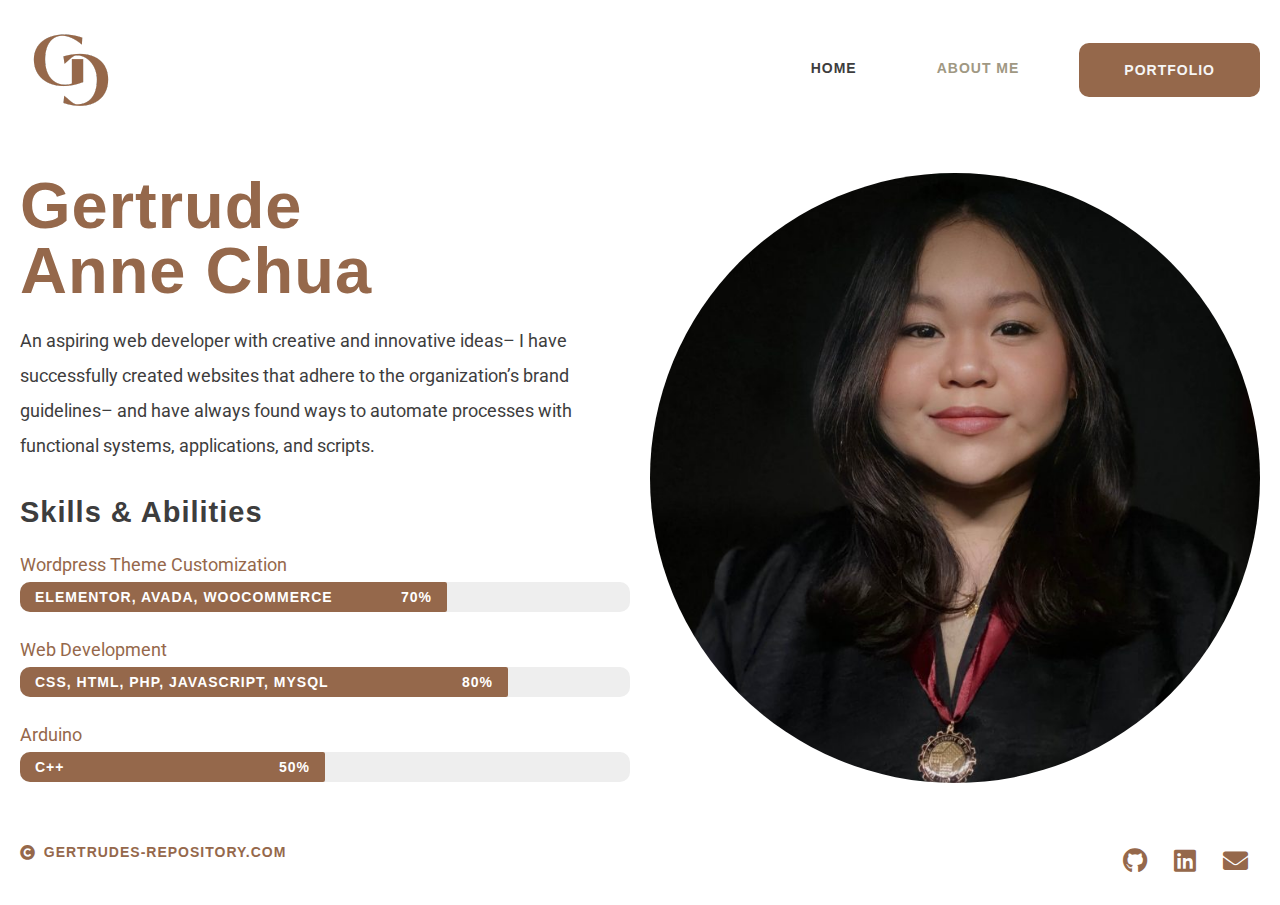
<file: about-me/index.html>
<!DOCTYPE html>
<html lang="en-US">
<head>
	<meta charset="UTF-8">
	<meta name="viewport" content="width=device-width, initial-scale=1">
	<link rel="profile" href="https://gmpg.org/xfn/11">
	<title>About Me &#8211; Gertrude Chua</title>
<meta name="robots" content="max-image-preview:large">
<link rel="alternate" type="application/rss+xml" title="Gertrude Chua &raquo; Feed" href="/feed/">
<link rel="alternate" type="application/rss+xml" title="Gertrude Chua &raquo; Comments Feed" href="/comments/feed/">
<script>
window._wpemojiSettings = {"baseUrl":"https:\/\/s.w.org\/images\/core\/emoji\/14.0.0\/72x72\/","ext":".png","svgUrl":"https:\/\/s.w.org\/images\/core\/emoji\/14.0.0\/svg\/","svgExt":".svg","source":{"concatemoji":"\/wp-includes\/js\/wp-emoji-release.min.js?ver=6.3.1"}};
/*! This file is auto-generated */
!function(i,n){var o,s,e;function c(e){try{var t={supportTests:e,timestamp:(new Date).valueOf()};sessionStorage.setItem(o,JSON.stringify(t))}catch(e){}}function p(e,t,n){e.clearRect(0,0,e.canvas.width,e.canvas.height),e.fillText(t,0,0);var t=new Uint32Array(e.getImageData(0,0,e.canvas.width,e.canvas.height).data),r=(e.clearRect(0,0,e.canvas.width,e.canvas.height),e.fillText(n,0,0),new Uint32Array(e.getImageData(0,0,e.canvas.width,e.canvas.height).data));return t.every(function(e,t){return e===r[t]})}function u(e,t,n){switch(t){case"flag":return n(e,"🏳️‍⚧️","🏳️​⚧️")?!1:!n(e,"🇺🇳","🇺​🇳")&&!n(e,"🏴󠁧󠁢󠁥󠁮󠁧󠁿","🏴​󠁧​󠁢​󠁥​󠁮​󠁧​󠁿");case"emoji":return!n(e,"🫱🏻‍🫲🏿","🫱🏻​🫲🏿")}return!1}function f(e,t,n){var r="undefined"!=typeof WorkerGlobalScope&&self instanceof WorkerGlobalScope?new OffscreenCanvas(300,150):i.createElement("canvas"),a=r.getContext("2d",{willReadFrequently:!0}),o=(a.textBaseline="top",a.font="600 32px Arial",{});return e.forEach(function(e){o[e]=t(a,e,n)}),o}function t(e){var t=i.createElement("script");t.src=e,t.defer=!0,i.head.appendChild(t)}"undefined"!=typeof Promise&&(o="wpEmojiSettingsSupports",s=["flag","emoji"],n.supports={everything:!0,everythingExceptFlag:!0},e=new Promise(function(e){i.addEventListener("DOMContentLoaded",e,{once:!0})}),new Promise(function(t){var n=function(){try{var e=JSON.parse(sessionStorage.getItem(o));if("object"==typeof e&&"number"==typeof e.timestamp&&(new Date).valueOf()<e.timestamp+604800&&"object"==typeof e.supportTests)return e.supportTests}catch(e){}return null}();if(!n){if("undefined"!=typeof Worker&&"undefined"!=typeof OffscreenCanvas&&"undefined"!=typeof URL&&URL.createObjectURL&&"undefined"!=typeof Blob)try{var e="postMessage("+f.toString()+"("+[JSON.stringify(s),u.toString(),p.toString()].join(",")+"));",r=new Blob([e],{type:"text/javascript"}),a=new Worker(URL.createObjectURL(r),{name:"wpTestEmojiSupports"});return void(a.onmessage=function(e){c(n=e.data),a.terminate(),t(n)})}catch(e){}c(n=f(s,u,p))}t(n)}).then(function(e){for(var t in e)n.supports[t]=e[t],n.supports.everything=n.supports.everything&&n.supports[t],"flag"!==t&&(n.supports.everythingExceptFlag=n.supports.everythingExceptFlag&&n.supports[t]);n.supports.everythingExceptFlag=n.supports.everythingExceptFlag&&!n.supports.flag,n.DOMReady=!1,n.readyCallback=function(){n.DOMReady=!0}}).then(function(){return e}).then(function(){var e;n.supports.everything||(n.readyCallback(),(e=n.source||{}).concatemoji?t(e.concatemoji):e.wpemoji&&e.twemoji&&(t(e.twemoji),t(e.wpemoji)))}))}((window,document),window._wpemojiSettings);
</script>
<style>img.wp-smiley,
img.emoji {
	display: inline !important;
	border: none !important;
	box-shadow: none !important;
	height: 1em !important;
	width: 1em !important;
	margin: 0 0.07em !important;
	vertical-align: -0.1em !important;
	background: none !important;
	padding: 0 !important;
}</style>
	<link rel="stylesheet" id="hello-elementor-theme-style-css" href="/wp-content/themes/hello-elementor/theme.min.css?ver=2.8.1" media="all">
<link rel="stylesheet" id="elementor-frontend-css" href="/wp-content/plugins/elementor/assets/css/frontend-lite.min.css?ver=3.16.4" media="all">
<link rel="stylesheet" id="eael-general-css" href="/wp-content/plugins/essential-addons-for-elementor-lite/assets/front-end/css/view/general.min.css?ver=5.8.9" media="all">
<link rel="stylesheet" id="eael-69-css" href="/wp-content/uploads/essential-addons-elementor/eael-69.css?ver=1695331548" media="all">
<link rel="stylesheet" id="wp-block-library-css" href="/wp-includes/css/dist/block-library/style.min.css?ver=6.3.1" media="all">
<style id="classic-theme-styles-inline-css">/*! This file is auto-generated */
.wp-block-button__link{color:#fff;background-color:#32373c;border-radius:9999px;box-shadow:none;text-decoration:none;padding:calc(.667em + 2px) calc(1.333em + 2px);font-size:1.125em}.wp-block-file__button{background:#32373c;color:#fff;text-decoration:none}</style>
<style id="global-styles-inline-css">body{--wp--preset--color--black: #000000;--wp--preset--color--cyan-bluish-gray: #abb8c3;--wp--preset--color--white: #ffffff;--wp--preset--color--pale-pink: #f78da7;--wp--preset--color--vivid-red: #cf2e2e;--wp--preset--color--luminous-vivid-orange: #ff6900;--wp--preset--color--luminous-vivid-amber: #fcb900;--wp--preset--color--light-green-cyan: #7bdcb5;--wp--preset--color--vivid-green-cyan: #00d084;--wp--preset--color--pale-cyan-blue: #8ed1fc;--wp--preset--color--vivid-cyan-blue: #0693e3;--wp--preset--color--vivid-purple: #9b51e0;--wp--preset--gradient--vivid-cyan-blue-to-vivid-purple: linear-gradient(135deg,rgba(6,147,227,1) 0%,rgb(155,81,224) 100%);--wp--preset--gradient--light-green-cyan-to-vivid-green-cyan: linear-gradient(135deg,rgb(122,220,180) 0%,rgb(0,208,130) 100%);--wp--preset--gradient--luminous-vivid-amber-to-luminous-vivid-orange: linear-gradient(135deg,rgba(252,185,0,1) 0%,rgba(255,105,0,1) 100%);--wp--preset--gradient--luminous-vivid-orange-to-vivid-red: linear-gradient(135deg,rgba(255,105,0,1) 0%,rgb(207,46,46) 100%);--wp--preset--gradient--very-light-gray-to-cyan-bluish-gray: linear-gradient(135deg,rgb(238,238,238) 0%,rgb(169,184,195) 100%);--wp--preset--gradient--cool-to-warm-spectrum: linear-gradient(135deg,rgb(74,234,220) 0%,rgb(151,120,209) 20%,rgb(207,42,186) 40%,rgb(238,44,130) 60%,rgb(251,105,98) 80%,rgb(254,248,76) 100%);--wp--preset--gradient--blush-light-purple: linear-gradient(135deg,rgb(255,206,236) 0%,rgb(152,150,240) 100%);--wp--preset--gradient--blush-bordeaux: linear-gradient(135deg,rgb(254,205,165) 0%,rgb(254,45,45) 50%,rgb(107,0,62) 100%);--wp--preset--gradient--luminous-dusk: linear-gradient(135deg,rgb(255,203,112) 0%,rgb(199,81,192) 50%,rgb(65,88,208) 100%);--wp--preset--gradient--pale-ocean: linear-gradient(135deg,rgb(255,245,203) 0%,rgb(182,227,212) 50%,rgb(51,167,181) 100%);--wp--preset--gradient--electric-grass: linear-gradient(135deg,rgb(202,248,128) 0%,rgb(113,206,126) 100%);--wp--preset--gradient--midnight: linear-gradient(135deg,rgb(2,3,129) 0%,rgb(40,116,252) 100%);--wp--preset--font-size--small: 13px;--wp--preset--font-size--medium: 20px;--wp--preset--font-size--large: 36px;--wp--preset--font-size--x-large: 42px;--wp--preset--spacing--20: 0.44rem;--wp--preset--spacing--30: 0.67rem;--wp--preset--spacing--40: 1rem;--wp--preset--spacing--50: 1.5rem;--wp--preset--spacing--60: 2.25rem;--wp--preset--spacing--70: 3.38rem;--wp--preset--spacing--80: 5.06rem;--wp--preset--shadow--natural: 6px 6px 9px rgba(0, 0, 0, 0.2);--wp--preset--shadow--deep: 12px 12px 50px rgba(0, 0, 0, 0.4);--wp--preset--shadow--sharp: 6px 6px 0px rgba(0, 0, 0, 0.2);--wp--preset--shadow--outlined: 6px 6px 0px -3px rgba(255, 255, 255, 1), 6px 6px rgba(0, 0, 0, 1);--wp--preset--shadow--crisp: 6px 6px 0px rgba(0, 0, 0, 1);}:where(.is-layout-flex){gap: 0.5em;}:where(.is-layout-grid){gap: 0.5em;}body .is-layout-flow > .alignleft{float: left;margin-inline-start: 0;margin-inline-end: 2em;}body .is-layout-flow > .alignright{float: right;margin-inline-start: 2em;margin-inline-end: 0;}body .is-layout-flow > .aligncenter{margin-left: auto !important;margin-right: auto !important;}body .is-layout-constrained > .alignleft{float: left;margin-inline-start: 0;margin-inline-end: 2em;}body .is-layout-constrained > .alignright{float: right;margin-inline-start: 2em;margin-inline-end: 0;}body .is-layout-constrained > .aligncenter{margin-left: auto !important;margin-right: auto !important;}body .is-layout-constrained > :where(:not(.alignleft):not(.alignright):not(.alignfull)){max-width: var(--wp--style--global--content-size);margin-left: auto !important;margin-right: auto !important;}body .is-layout-constrained > .alignwide{max-width: var(--wp--style--global--wide-size);}body .is-layout-flex{display: flex;}body .is-layout-flex{flex-wrap: wrap;align-items: center;}body .is-layout-flex > *{margin: 0;}body .is-layout-grid{display: grid;}body .is-layout-grid > *{margin: 0;}:where(.wp-block-columns.is-layout-flex){gap: 2em;}:where(.wp-block-columns.is-layout-grid){gap: 2em;}:where(.wp-block-post-template.is-layout-flex){gap: 1.25em;}:where(.wp-block-post-template.is-layout-grid){gap: 1.25em;}.has-black-color{color: var(--wp--preset--color--black) !important;}.has-cyan-bluish-gray-color{color: var(--wp--preset--color--cyan-bluish-gray) !important;}.has-white-color{color: var(--wp--preset--color--white) !important;}.has-pale-pink-color{color: var(--wp--preset--color--pale-pink) !important;}.has-vivid-red-color{color: var(--wp--preset--color--vivid-red) !important;}.has-luminous-vivid-orange-color{color: var(--wp--preset--color--luminous-vivid-orange) !important;}.has-luminous-vivid-amber-color{color: var(--wp--preset--color--luminous-vivid-amber) !important;}.has-light-green-cyan-color{color: var(--wp--preset--color--light-green-cyan) !important;}.has-vivid-green-cyan-color{color: var(--wp--preset--color--vivid-green-cyan) !important;}.has-pale-cyan-blue-color{color: var(--wp--preset--color--pale-cyan-blue) !important;}.has-vivid-cyan-blue-color{color: var(--wp--preset--color--vivid-cyan-blue) !important;}.has-vivid-purple-color{color: var(--wp--preset--color--vivid-purple) !important;}.has-black-background-color{background-color: var(--wp--preset--color--black) !important;}.has-cyan-bluish-gray-background-color{background-color: var(--wp--preset--color--cyan-bluish-gray) !important;}.has-white-background-color{background-color: var(--wp--preset--color--white) !important;}.has-pale-pink-background-color{background-color: var(--wp--preset--color--pale-pink) !important;}.has-vivid-red-background-color{background-color: var(--wp--preset--color--vivid-red) !important;}.has-luminous-vivid-orange-background-color{background-color: var(--wp--preset--color--luminous-vivid-orange) !important;}.has-luminous-vivid-amber-background-color{background-color: var(--wp--preset--color--luminous-vivid-amber) !important;}.has-light-green-cyan-background-color{background-color: var(--wp--preset--color--light-green-cyan) !important;}.has-vivid-green-cyan-background-color{background-color: var(--wp--preset--color--vivid-green-cyan) !important;}.has-pale-cyan-blue-background-color{background-color: var(--wp--preset--color--pale-cyan-blue) !important;}.has-vivid-cyan-blue-background-color{background-color: var(--wp--preset--color--vivid-cyan-blue) !important;}.has-vivid-purple-background-color{background-color: var(--wp--preset--color--vivid-purple) !important;}.has-black-border-color{border-color: var(--wp--preset--color--black) !important;}.has-cyan-bluish-gray-border-color{border-color: var(--wp--preset--color--cyan-bluish-gray) !important;}.has-white-border-color{border-color: var(--wp--preset--color--white) !important;}.has-pale-pink-border-color{border-color: var(--wp--preset--color--pale-pink) !important;}.has-vivid-red-border-color{border-color: var(--wp--preset--color--vivid-red) !important;}.has-luminous-vivid-orange-border-color{border-color: var(--wp--preset--color--luminous-vivid-orange) !important;}.has-luminous-vivid-amber-border-color{border-color: var(--wp--preset--color--luminous-vivid-amber) !important;}.has-light-green-cyan-border-color{border-color: var(--wp--preset--color--light-green-cyan) !important;}.has-vivid-green-cyan-border-color{border-color: var(--wp--preset--color--vivid-green-cyan) !important;}.has-pale-cyan-blue-border-color{border-color: var(--wp--preset--color--pale-cyan-blue) !important;}.has-vivid-cyan-blue-border-color{border-color: var(--wp--preset--color--vivid-cyan-blue) !important;}.has-vivid-purple-border-color{border-color: var(--wp--preset--color--vivid-purple) !important;}.has-vivid-cyan-blue-to-vivid-purple-gradient-background{background: var(--wp--preset--gradient--vivid-cyan-blue-to-vivid-purple) !important;}.has-light-green-cyan-to-vivid-green-cyan-gradient-background{background: var(--wp--preset--gradient--light-green-cyan-to-vivid-green-cyan) !important;}.has-luminous-vivid-amber-to-luminous-vivid-orange-gradient-background{background: var(--wp--preset--gradient--luminous-vivid-amber-to-luminous-vivid-orange) !important;}.has-luminous-vivid-orange-to-vivid-red-gradient-background{background: var(--wp--preset--gradient--luminous-vivid-orange-to-vivid-red) !important;}.has-very-light-gray-to-cyan-bluish-gray-gradient-background{background: var(--wp--preset--gradient--very-light-gray-to-cyan-bluish-gray) !important;}.has-cool-to-warm-spectrum-gradient-background{background: var(--wp--preset--gradient--cool-to-warm-spectrum) !important;}.has-blush-light-purple-gradient-background{background: var(--wp--preset--gradient--blush-light-purple) !important;}.has-blush-bordeaux-gradient-background{background: var(--wp--preset--gradient--blush-bordeaux) !important;}.has-luminous-dusk-gradient-background{background: var(--wp--preset--gradient--luminous-dusk) !important;}.has-pale-ocean-gradient-background{background: var(--wp--preset--gradient--pale-ocean) !important;}.has-electric-grass-gradient-background{background: var(--wp--preset--gradient--electric-grass) !important;}.has-midnight-gradient-background{background: var(--wp--preset--gradient--midnight) !important;}.has-small-font-size{font-size: var(--wp--preset--font-size--small) !important;}.has-medium-font-size{font-size: var(--wp--preset--font-size--medium) !important;}.has-large-font-size{font-size: var(--wp--preset--font-size--large) !important;}.has-x-large-font-size{font-size: var(--wp--preset--font-size--x-large) !important;}
.wp-block-navigation a:where(:not(.wp-element-button)){color: inherit;}
:where(.wp-block-post-template.is-layout-flex){gap: 1.25em;}:where(.wp-block-post-template.is-layout-grid){gap: 1.25em;}
:where(.wp-block-columns.is-layout-flex){gap: 2em;}:where(.wp-block-columns.is-layout-grid){gap: 2em;}
.wp-block-pullquote{font-size: 1.5em;line-height: 1.6;}</style>
<link rel="stylesheet" id="hello-elementor-css" href="/wp-content/themes/hello-elementor/style.min.css?ver=2.8.1" media="all">
<link rel="stylesheet" id="elementor-post-9-css" href="/wp-content/uploads/elementor/css/post-9.css?ver=1695331605" media="all">
<link rel="stylesheet" id="elementor-icons-css" href="/wp-content/plugins/elementor/assets/lib/eicons/css/elementor-icons.min.css?ver=5.23.0" media="all">
<style id="elementor-icons-inline-css">.elementor-add-new-section .elementor-add-templately-promo-button{
            background-color: #5d4fff;
            background-image: url(/wp-content/plugins/essential-addons-for-elementor-lite/assets/admin/images/templately/logo-icon.svg);
            background-repeat: no-repeat;
            background-position: center center;
            position: relative;
        }
        
		.elementor-add-new-section .elementor-add-templately-promo-button > i{
            height: 12px;
        }
        
        body .elementor-add-new-section .elementor-add-section-area-button {
            margin-left: 0;
        }

		.elementor-add-new-section .elementor-add-templately-promo-button{
            background-color: #5d4fff;
            background-image: url(/wp-content/plugins/essential-addons-for-elementor-lite/assets/admin/images/templately/logo-icon.svg);
            background-repeat: no-repeat;
            background-position: center center;
            position: relative;
        }
        
		.elementor-add-new-section .elementor-add-templately-promo-button > i{
            height: 12px;
        }
        
        body .elementor-add-new-section .elementor-add-section-area-button {
            margin-left: 0;
        }</style>
<link rel="stylesheet" id="swiper-css" href="/wp-content/plugins/elementor/assets/lib/swiper/v8/css/swiper.min.css?ver=8.4.5" media="all">
<link rel="stylesheet" id="elementor-pro-css" href="/wp-content/plugins/elementor-pro/assets/css/frontend-lite.min.css?ver=3.13.2" media="all">
<link rel="stylesheet" id="elementor-global-css" href="/wp-content/uploads/elementor/css/global.css?ver=1695331605" media="all">
<link rel="stylesheet" id="elementor-post-86-css" href="/wp-content/uploads/elementor/css/post-86.css?ver=1695331605" media="all">
<link rel="stylesheet" id="elementor-post-69-css" href="/wp-content/uploads/elementor/css/post-69.css?ver=1695396952" media="all">
<link rel="stylesheet" id="elementor-post-103-css" href="/wp-content/uploads/elementor/css/post-103.css?ver=1695331605" media="all">
<link rel="stylesheet" id="google-fonts-1-css" href="https://fonts.googleapis.com/css?family=Roboto%3A100%2C100italic%2C200%2C200italic%2C300%2C300italic%2C400%2C400italic%2C500%2C500italic%2C600%2C600italic%2C700%2C700italic%2C800%2C800italic%2C900%2C900italic&#038;display=swap&#038;ver=6.3.1" media="all">
<link rel="stylesheet" id="elementor-icons-shared-0-css" href="/wp-content/plugins/elementor/assets/lib/font-awesome/css/fontawesome.min.css?ver=5.15.3" media="all">
<link rel="stylesheet" id="elementor-icons-fa-solid-css" href="/wp-content/plugins/elementor/assets/lib/font-awesome/css/solid.min.css?ver=5.15.3" media="all">
<link rel="stylesheet" id="elementor-icons-fa-brands-css" href="/wp-content/plugins/elementor/assets/lib/font-awesome/css/brands.min.css?ver=5.15.3" media="all">
<link rel="preconnect" href="https://fonts.gstatic.com/" crossorigin>
<script src="/wp-includes/js/jquery/jquery.min.js?ver=3.7.0" id="jquery-core-js"></script>
<script src="/wp-includes/js/jquery/jquery-migrate.min.js?ver=3.4.1" id="jquery-migrate-js"></script>
<link rel="https://api.w.org/" href="/wp-json/">
<link rel="alternate" type="application/json" href="/wp-json/wp/v2/pages/86">
<link rel="EditURI" type="application/rsd+xml" title="RSD" href="/xmlrpc.php?rsd">
<meta name="generator" content="WordPress 6.3.1">
<link rel="canonical" href="/about-me/">
<link rel="shortlink" href="/?p=86">
<link rel="alternate" type="application/json+oembed" href="/wp-json/oembed/1.0/embed?url=http%3A%2F%2F%2Fabout-me%2F">
<link rel="alternate" type="text/xml+oembed" href="/wp-json/oembed/1.0/embed?url=http%3A%2F%2F%2Fabout-me%2F#038;format=xml">
<meta name="generator" content="Elementor 3.16.4; features: e_dom_optimization, e_optimized_assets_loading, e_optimized_css_loading, additional_custom_breakpoints; settings: css_print_method-external, google_font-enabled, font_display-swap">
<link rel="icon" href="/wp-content/uploads/2023/09/Logo-512x512-1-150x150.png" sizes="32x32">
<link rel="icon" href="/wp-content/uploads/2023/09/Logo-512x512-1-300x300.png" sizes="192x192">
<link rel="apple-touch-icon" href="/wp-content/uploads/2023/09/Logo-512x512-1-300x300.png">
<meta name="msapplication-TileImage" content="/wp-content/uploads/2023/09/Logo-512x512-1-300x300.png">
</head>
<body class="page-template page-template-elementor_header_footer page page-id-86 wp-custom-logo elementor-default elementor-template-full-width elementor-kit-9 elementor-page elementor-page-86 elementor-page-259">


<a class="skip-link screen-reader-text" href="#content">Skip to content</a>

		<div data-elementor-type="header" data-elementor-id="69" class="elementor elementor-69 elementor-location-header">
						<div class="elementor-element elementor-element-85c06bc e-flex e-con-boxed e-con e-parent" data-id="85c06bc" data-element_type="container" data-settings="{&quot;content_width&quot;:&quot;boxed&quot;}" data-core-v316-plus="true">
					<div class="e-con-inner">
		<div class="elementor-element elementor-element-735417a e-con-full e-flex e-con e-child" data-id="735417a" data-element_type="container" data-settings="{&quot;content_width&quot;:&quot;full&quot;}">
				<div class="elementor-element elementor-element-6b316b8 elementor-widget elementor-widget-theme-site-logo elementor-widget-image" data-id="6b316b8" data-element_type="widget" data-widget_type="theme-site-logo.default">
				<div class="elementor-widget-container">
			<style>/*! elementor - v3.16.0 - 20-09-2023 */
.elementor-widget-image{text-align:center}.elementor-widget-image a{display:inline-block}.elementor-widget-image a img[src$=".svg"]{width:48px}.elementor-widget-image img{vertical-align:middle;display:inline-block}</style>								<a href="/">
			<img width="100" height="100" src="/wp-content/uploads/2023/09/Logo-350x-120-e1695331600732.png" class="attachment-full size-full wp-image-268" alt="">				</a>
											</div>
				</div>
				</div>
		<div class="elementor-element elementor-element-1713edc e-con-full e-flex e-con e-child" data-id="1713edc" data-element_type="container" data-settings="{&quot;content_width&quot;:&quot;full&quot;}">
				<div class="elementor-element elementor-element-94308e0 elementor-widget__width-auto eael-hamburger--none elementor-widget-tablet__width-auto eael_simple_menu_hamburger_disable_selected_menu_no eael-simple-menu-hamburger-align-right elementor-widget elementor-widget-eael-simple-menu" data-id="94308e0" data-element_type="widget" data-widget_type="eael-simple-menu.default">
				<div class="elementor-widget-container">
			<div data-hamburger-icon="&lt;i aria-hidden=&quot;true&quot; class=&quot;fas fa-bars&quot;&gt;&lt;/i&gt;" data-indicator-class="fas fa-angle-down" data-dropdown-indicator-class="fas fa-angle-down" class="eael-simple-menu-container eael-simple-menu-align-center eael-simple-menu-dropdown-align-left preset-1" data-hamburger-breakpoints="{&quot;mobile&quot;:&quot;Mobile Portrait (&gt; 767px)&quot;,&quot;tablet&quot;:&quot;Tablet Portrait (&gt; 1024px)&quot;,&quot;desktop&quot;:&quot;Desktop (&gt; 2400px)&quot;,&quot;none&quot;:&quot;None&quot;}" data-hamburger-device="none"><ul id="menu-menu" class="eael-simple-menu eael-simple-menu-dropdown-animate-to-top eael-simple-menu-indicator eael-simple-menu-horizontal">
<li id="menu-item-287" class="menu-item menu-item-type-post_type menu-item-object-page menu-item-home menu-item-287"><a href="/">Home</a></li>
<li id="menu-item-91" class="menu-item menu-item-type-post_type menu-item-object-page current-menu-item page_item page-item-86 current_page_item menu-item-91"><a href="/about-me/" aria-current="page">About Me</a></li>
</ul></div>		</div>
				</div>
				<div class="elementor-element elementor-element-2aaf799 elementor-widget__width-auto elementor-mobile-align-left elementor-widget elementor-widget-button" data-id="2aaf799" data-element_type="widget" data-widget_type="button.default">
				<div class="elementor-widget-container">
					<div class="elementor-button-wrapper">
			<a class="elementor-button elementor-button-link elementor-size-sm elementor-animation-grow" href="/portfolio">
						<span class="elementor-button-content-wrapper">
						<span class="elementor-button-text">PORTFOLIO</span>
		</span>
					</a>
		</div>
				</div>
				</div>
				</div>
					</div>
				</div>
						</div>
				<div data-elementor-type="wp-page" data-elementor-id="86" class="elementor elementor-86">
							<div class="elementor-element elementor-element-691b371 e-flex e-con-boxed e-con e-parent" data-id="691b371" data-element_type="container" data-settings="{&quot;content_width&quot;:&quot;boxed&quot;}" data-core-v316-plus="true">
					<div class="e-con-inner">
		<div class="elementor-element elementor-element-7ca82c2 e-con-full e-flex e-con e-child" data-id="7ca82c2" data-element_type="container" data-settings="{&quot;content_width&quot;:&quot;full&quot;}">
				<div class="elementor-element elementor-element-74270f1 elementor-widget elementor-widget-heading" data-id="74270f1" data-element_type="widget" data-widget_type="heading.default">
				<div class="elementor-widget-container">
			<style>/*! elementor - v3.16.0 - 20-09-2023 */
.elementor-heading-title{padding:0;margin:0;line-height:1}.elementor-widget-heading .elementor-heading-title[class*=elementor-size-]>a{color:inherit;font-size:inherit;line-height:inherit}.elementor-widget-heading .elementor-heading-title.elementor-size-small{font-size:15px}.elementor-widget-heading .elementor-heading-title.elementor-size-medium{font-size:19px}.elementor-widget-heading .elementor-heading-title.elementor-size-large{font-size:29px}.elementor-widget-heading .elementor-heading-title.elementor-size-xl{font-size:39px}.elementor-widget-heading .elementor-heading-title.elementor-size-xxl{font-size:59px}</style>
<h2 class="elementor-heading-title elementor-size-default">Gertrude <br>Anne Chua</h2>		</div>
				</div>
				<div class="elementor-element elementor-element-d974cbe elementor-widget elementor-widget-text-editor" data-id="d974cbe" data-element_type="widget" data-widget_type="text-editor.default">
				<div class="elementor-widget-container">
			<style>/*! elementor - v3.16.0 - 20-09-2023 */
.elementor-widget-text-editor.elementor-drop-cap-view-stacked .elementor-drop-cap{background-color:#69727d;color:#fff}.elementor-widget-text-editor.elementor-drop-cap-view-framed .elementor-drop-cap{color:#69727d;border:3px solid;background-color:transparent}.elementor-widget-text-editor:not(.elementor-drop-cap-view-default) .elementor-drop-cap{margin-top:8px}.elementor-widget-text-editor:not(.elementor-drop-cap-view-default) .elementor-drop-cap-letter{width:1em;height:1em}.elementor-widget-text-editor .elementor-drop-cap{float:left;text-align:center;line-height:1;font-size:50px}.elementor-widget-text-editor .elementor-drop-cap-letter{display:inline-block}</style>				<p>An aspiring web developer with creative and innovative ideas– I have successfully created websites that adhere to the organization&#8217;s brand guidelines– and have always found ways to automate processes with functional systems, applications, and scripts.</p>						</div>
				</div>
				<div class="elementor-element elementor-element-8ba0e6b elementor-widget elementor-widget-heading" data-id="8ba0e6b" data-element_type="widget" data-widget_type="heading.default">
				<div class="elementor-widget-container">
			<h2 class="elementor-heading-title elementor-size-large">Skills &amp; Abilities</h2>		</div>
				</div>
				<div class="elementor-element elementor-element-daaa084 elementor-widget elementor-widget-progress" data-id="daaa084" data-element_type="widget" data-widget_type="progress.default">
				<div class="elementor-widget-container">
			<style>/*! elementor - v3.16.0 - 20-09-2023 */
.elementor-widget-progress{text-align:left}.elementor-progress-wrapper{position:relative;background-color:#eee;color:#fff;height:100%;border-radius:2px}.elementor-progress-bar{display:flex;background-color:#69727d;width:0;font-size:11px;height:30px;line-height:30px;border-radius:2px;transition:width 1s ease-in-out}.elementor-progress-text{flex-grow:1;white-space:nowrap;text-overflow:ellipsis;overflow:hidden;padding-left:15px}.elementor-progress-percentage{padding-right:15px}.elementor-widget-progress .elementor-progress-wrapper.progress-info .elementor-progress-bar{background-color:#5bc0de}.elementor-widget-progress .elementor-progress-wrapper.progress-success .elementor-progress-bar{background-color:#5cb85c}.elementor-widget-progress .elementor-progress-wrapper.progress-warning .elementor-progress-bar{background-color:#f0ad4e}.elementor-widget-progress .elementor-progress-wrapper.progress-danger .elementor-progress-bar{background-color:#d9534f}.elementor-progress .elementor-title{display:block}@media (max-width:767px){.elementor-progress-text{padding-left:10px}}.e-con-inner .elementor-progress-wrapper,.e-con .elementor-progress-wrapper{height:auto}</style>			<span class="elementor-title">
				Wordpress Theme Customization			</span>
		
		<div class="elementor-progress-wrapper" role="progressbar" aria-valuemin="0" aria-valuemax="100" aria-valuenow="70" aria-valuetext="70% (Elementor, Avada, WooCommerce)">
			<div class="elementor-progress-bar" data-max="70">
				<span class="elementor-progress-text">Elementor, Avada, WooCommerce</span>
									<span class="elementor-progress-percentage">70%</span>
							</div>
		</div>
				</div>
				</div>
				<div class="elementor-element elementor-element-57a92c2 elementor-widget elementor-widget-progress" data-id="57a92c2" data-element_type="widget" data-widget_type="progress.default">
				<div class="elementor-widget-container">
						<span class="elementor-title">
				Web Development			</span>
		
		<div class="elementor-progress-wrapper" role="progressbar" aria-valuemin="0" aria-valuemax="100" aria-valuenow="80" aria-valuetext="80% (CSS, HTML, PHP, JAVASCRIPT, MYSQL)">
			<div class="elementor-progress-bar" data-max="80">
				<span class="elementor-progress-text">CSS, HTML, PHP, JAVASCRIPT, MYSQL</span>
									<span class="elementor-progress-percentage">80%</span>
							</div>
		</div>
				</div>
				</div>
				<div class="elementor-element elementor-element-37ada80 elementor-widget elementor-widget-progress" data-id="37ada80" data-element_type="widget" data-widget_type="progress.default">
				<div class="elementor-widget-container">
						<span class="elementor-title">
				Arduino			</span>
		
		<div class="elementor-progress-wrapper" role="progressbar" aria-valuemin="0" aria-valuemax="100" aria-valuenow="50" aria-valuetext="50% (C++)">
			<div class="elementor-progress-bar" data-max="50">
				<span class="elementor-progress-text">C++</span>
									<span class="elementor-progress-percentage">50%</span>
							</div>
		</div>
				</div>
				</div>
				</div>
		<div class="elementor-element elementor-element-c54937a e-con-full e-flex e-con e-child" data-id="c54937a" data-element_type="container" data-settings="{&quot;content_width&quot;:&quot;full&quot;}">
				<div class="elementor-element elementor-element-ac25304 elementor-widget elementor-widget-image" data-id="ac25304" data-element_type="widget" data-widget_type="image.default">
				<div class="elementor-widget-container">
															<img decoding="async" src="/wp-content/uploads/elementor/thumbs/My-Image-scaled-qcr7p67d8y1g436rm53znrqqvnxto12uemdwuoszws.jpg" title="My Image" alt="My Image" loading="lazy">															</div>
				</div>
				</div>
					</div>
				</div>
							</div>
				<div data-elementor-type="footer" data-elementor-id="103" class="elementor elementor-103 elementor-location-footer">
						<div class="elementor-element elementor-element-56339e6 e-flex e-con-boxed e-con e-parent" data-id="56339e6" data-element_type="container" data-settings="{&quot;content_width&quot;:&quot;boxed&quot;}" data-core-v316-plus="true">
					<div class="e-con-inner">
		<div class="elementor-element elementor-element-de8c677 e-con-full e-flex e-con e-child" data-id="de8c677" data-element_type="container" data-settings="{&quot;content_width&quot;:&quot;full&quot;}">
				<div class="elementor-element elementor-element-76a80c1 elementor-icon-list--layout-traditional elementor-list-item-link-full_width elementor-widget elementor-widget-icon-list" data-id="76a80c1" data-element_type="widget" data-widget_type="icon-list.default">
				<div class="elementor-widget-container">
			<link rel="stylesheet" href="/wp-content/plugins/elementor/assets/css/widget-icon-list.min.css">		<ul class="elementor-icon-list-items">
							<li class="elementor-icon-list-item">
											<span class="elementor-icon-list-icon">
							<i aria-hidden="true" class="fas fa-copyright"></i>						</span>
										<span class="elementor-icon-list-text">gertrudes-repository.com</span>
									</li>
						</ul>
				</div>
				</div>
				</div>
		<div class="elementor-element elementor-element-82d2de1 e-con-full e-flex e-con e-child" data-id="82d2de1" data-element_type="container" data-settings="{&quot;content_width&quot;:&quot;full&quot;}">
				<div class="elementor-element elementor-element-626327e e-grid-align-right elementor-shape-rounded elementor-grid-0 elementor-widget elementor-widget-social-icons" data-id="626327e" data-element_type="widget" data-widget_type="social-icons.default">
				<div class="elementor-widget-container">
			<style>/*! elementor - v3.16.0 - 20-09-2023 */
.elementor-widget-social-icons.elementor-grid-0 .elementor-widget-container,.elementor-widget-social-icons.elementor-grid-mobile-0 .elementor-widget-container,.elementor-widget-social-icons.elementor-grid-tablet-0 .elementor-widget-container{line-height:1;font-size:0}.elementor-widget-social-icons:not(.elementor-grid-0):not(.elementor-grid-tablet-0):not(.elementor-grid-mobile-0) .elementor-grid{display:inline-grid}.elementor-widget-social-icons .elementor-grid{grid-column-gap:var(--grid-column-gap,5px);grid-row-gap:var(--grid-row-gap,5px);grid-template-columns:var(--grid-template-columns);justify-content:var(--justify-content,center);justify-items:var(--justify-content,center)}.elementor-icon.elementor-social-icon{font-size:var(--icon-size,25px);line-height:var(--icon-size,25px);width:calc(var(--icon-size, 25px) + (2 * var(--icon-padding, .5em)));height:calc(var(--icon-size, 25px) + (2 * var(--icon-padding, .5em)))}.elementor-social-icon{--e-social-icon-icon-color:#fff;display:inline-flex;background-color:#69727d;align-items:center;justify-content:center;text-align:center;cursor:pointer}.elementor-social-icon i{color:var(--e-social-icon-icon-color)}.elementor-social-icon svg{fill:var(--e-social-icon-icon-color)}.elementor-social-icon:last-child{margin:0}.elementor-social-icon:hover{opacity:.9;color:#fff}.elementor-social-icon-android{background-color:#a4c639}.elementor-social-icon-apple{background-color:#999}.elementor-social-icon-behance{background-color:#1769ff}.elementor-social-icon-bitbucket{background-color:#205081}.elementor-social-icon-codepen{background-color:#000}.elementor-social-icon-delicious{background-color:#39f}.elementor-social-icon-deviantart{background-color:#05cc47}.elementor-social-icon-digg{background-color:#005be2}.elementor-social-icon-dribbble{background-color:#ea4c89}.elementor-social-icon-elementor{background-color:#d30c5c}.elementor-social-icon-envelope{background-color:#ea4335}.elementor-social-icon-facebook,.elementor-social-icon-facebook-f{background-color:#3b5998}.elementor-social-icon-flickr{background-color:#0063dc}.elementor-social-icon-foursquare{background-color:#2d5be3}.elementor-social-icon-free-code-camp,.elementor-social-icon-freecodecamp{background-color:#006400}.elementor-social-icon-github{background-color:#333}.elementor-social-icon-gitlab{background-color:#e24329}.elementor-social-icon-globe{background-color:#69727d}.elementor-social-icon-google-plus,.elementor-social-icon-google-plus-g{background-color:#dd4b39}.elementor-social-icon-houzz{background-color:#7ac142}.elementor-social-icon-instagram{background-color:#262626}.elementor-social-icon-jsfiddle{background-color:#487aa2}.elementor-social-icon-link{background-color:#818a91}.elementor-social-icon-linkedin,.elementor-social-icon-linkedin-in{background-color:#0077b5}.elementor-social-icon-medium{background-color:#00ab6b}.elementor-social-icon-meetup{background-color:#ec1c40}.elementor-social-icon-mixcloud{background-color:#273a4b}.elementor-social-icon-odnoklassniki{background-color:#f4731c}.elementor-social-icon-pinterest{background-color:#bd081c}.elementor-social-icon-product-hunt{background-color:#da552f}.elementor-social-icon-reddit{background-color:#ff4500}.elementor-social-icon-rss{background-color:#f26522}.elementor-social-icon-shopping-cart{background-color:#4caf50}.elementor-social-icon-skype{background-color:#00aff0}.elementor-social-icon-slideshare{background-color:#0077b5}.elementor-social-icon-snapchat{background-color:#fffc00}.elementor-social-icon-soundcloud{background-color:#f80}.elementor-social-icon-spotify{background-color:#2ebd59}.elementor-social-icon-stack-overflow{background-color:#fe7a15}.elementor-social-icon-steam{background-color:#00adee}.elementor-social-icon-stumbleupon{background-color:#eb4924}.elementor-social-icon-telegram{background-color:#2ca5e0}.elementor-social-icon-thumb-tack{background-color:#1aa1d8}.elementor-social-icon-tripadvisor{background-color:#589442}.elementor-social-icon-tumblr{background-color:#35465c}.elementor-social-icon-twitch{background-color:#6441a5}.elementor-social-icon-twitter{background-color:#1da1f2}.elementor-social-icon-viber{background-color:#665cac}.elementor-social-icon-vimeo{background-color:#1ab7ea}.elementor-social-icon-vk{background-color:#45668e}.elementor-social-icon-weibo{background-color:#dd2430}.elementor-social-icon-weixin{background-color:#31a918}.elementor-social-icon-whatsapp{background-color:#25d366}.elementor-social-icon-wordpress{background-color:#21759b}.elementor-social-icon-xing{background-color:#026466}.elementor-social-icon-yelp{background-color:#af0606}.elementor-social-icon-youtube{background-color:#cd201f}.elementor-social-icon-500px{background-color:#0099e5}.elementor-shape-rounded .elementor-icon.elementor-social-icon{border-radius:10%}.elementor-shape-circle .elementor-icon.elementor-social-icon{border-radius:50%}</style>		<div class="elementor-social-icons-wrapper elementor-grid">
							<span class="elementor-grid-item">
					<a class="elementor-icon elementor-social-icon elementor-social-icon-github elementor-animation-grow elementor-repeater-item-49ee271" href="https://github.com/chgertrude" target="_blank">
						<span class="elementor-screen-only">Github</span>
						<i class="fab fa-github"></i>					</a>
				</span>
							<span class="elementor-grid-item">
					<a class="elementor-icon elementor-social-icon elementor-social-icon-linkedin elementor-animation-grow elementor-repeater-item-c93e3fc" href="https://www.linkedin.com/in/gertrudeannechua/" target="_blank">
						<span class="elementor-screen-only">Linkedin</span>
						<i class="fab fa-linkedin"></i>					</a>
				</span>
							<span class="elementor-grid-item">
					<a class="elementor-icon elementor-social-icon elementor-social-icon-envelope elementor-animation-grow elementor-repeater-item-13a5052" href="http://gertrudeanne.chua@gmail.com/" target="_blank">
						<span class="elementor-screen-only">Envelope</span>
						<i class="fas fa-envelope"></i>					</a>
				</span>
					</div>
				</div>
				</div>
				</div>
					</div>
				</div>
						</div>
		
<link rel="stylesheet" id="e-animations-css" href="/wp-content/plugins/elementor/assets/lib/animations/animations.min.css?ver=3.16.4" media="all">
<script id="eael-general-js-extra">var localize = {"ajaxurl":"\/wp-admin\/admin-ajax.php","nonce":"84b63f055e","i18n":{"added":"Added ","compare":"Compare","loading":"Loading..."},"eael_translate_text":{"required_text":"is a required field","invalid_text":"Invalid","billing_text":"Billing","shipping_text":"Shipping","fg_mfp_counter_text":"of"},"page_permalink":"\/about-me\/","cart_redirectition":"","cart_page_url":"","el_breakpoints":{"mobile":{"label":"Mobile Portrait","value":767,"default_value":767,"direction":"max","is_enabled":true},"mobile_extra":{"label":"Mobile Landscape","value":880,"default_value":880,"direction":"max","is_enabled":false},"tablet":{"label":"Tablet Portrait","value":1024,"default_value":1024,"direction":"max","is_enabled":true},"tablet_extra":{"label":"Tablet Landscape","value":1200,"default_value":1200,"direction":"max","is_enabled":false},"laptop":{"label":"Laptop","value":1366,"default_value":1366,"direction":"max","is_enabled":false},"widescreen":{"label":"Widescreen","value":2400,"default_value":2400,"direction":"min","is_enabled":false}}};</script>
<script src="/wp-content/plugins/essential-addons-for-elementor-lite/assets/front-end/js/view/general.min.js?ver=5.8.9" id="eael-general-js"></script>
<script src="/wp-content/uploads/essential-addons-elementor/eael-69.js?ver=1695331548" id="eael-69-js"></script>
<script src="/wp-content/themes/hello-elementor/assets/js/hello-frontend.min.js?ver=1.0.0" id="hello-theme-frontend-js"></script>
<script src="/wp-content/plugins/elementor-pro/assets/js/webpack-pro.runtime.min.js?ver=3.13.2" id="elementor-pro-webpack-runtime-js"></script>
<script src="/wp-content/plugins/elementor/assets/js/webpack.runtime.min.js?ver=3.16.4" id="elementor-webpack-runtime-js"></script>
<script src="/wp-content/plugins/elementor/assets/js/frontend-modules.min.js?ver=3.16.4" id="elementor-frontend-modules-js"></script>
<script src="/wp-includes/js/dist/vendor/wp-polyfill-inert.min.js?ver=3.1.2" id="wp-polyfill-inert-js"></script>
<script src="/wp-includes/js/dist/vendor/regenerator-runtime.min.js?ver=0.13.11" id="regenerator-runtime-js"></script>
<script src="/wp-includes/js/dist/vendor/wp-polyfill.min.js?ver=3.15.0" id="wp-polyfill-js"></script>
<script src="/wp-includes/js/dist/hooks.min.js?ver=c6aec9a8d4e5a5d543a1" id="wp-hooks-js"></script>
<script src="/wp-includes/js/dist/i18n.min.js?ver=7701b0c3857f914212ef" id="wp-i18n-js"></script>
<script id="wp-i18n-js-after">
wp.i18n.setLocaleData( { 'text directionltr': [ 'ltr' ] } );
</script>
<script id="elementor-pro-frontend-js-before">var ElementorProFrontendConfig = {"ajaxurl":"\/wp-admin\/admin-ajax.php","nonce":"9d6b5f3cf3","urls":{"assets":"\/wp-content\/plugins\/elementor-pro\/assets\/","rest":"\/wp-json\/"},"shareButtonsNetworks":{"facebook":{"title":"Facebook","has_counter":true},"twitter":{"title":"Twitter"},"linkedin":{"title":"LinkedIn","has_counter":true},"pinterest":{"title":"Pinterest","has_counter":true},"reddit":{"title":"Reddit","has_counter":true},"vk":{"title":"VK","has_counter":true},"odnoklassniki":{"title":"OK","has_counter":true},"tumblr":{"title":"Tumblr"},"digg":{"title":"Digg"},"skype":{"title":"Skype"},"stumbleupon":{"title":"StumbleUpon","has_counter":true},"mix":{"title":"Mix"},"telegram":{"title":"Telegram"},"pocket":{"title":"Pocket","has_counter":true},"xing":{"title":"XING","has_counter":true},"whatsapp":{"title":"WhatsApp"},"email":{"title":"Email"},"print":{"title":"Print"}},"facebook_sdk":{"lang":"en_US","app_id":""},"lottie":{"defaultAnimationUrl":"\/wp-content\/plugins\/elementor-pro\/modules\/lottie\/assets\/animations\/default.json"}};</script>
<script src="/wp-content/plugins/elementor-pro/assets/js/frontend.min.js?ver=3.13.2" id="elementor-pro-frontend-js"></script>
<script src="/wp-content/plugins/elementor/assets/lib/waypoints/waypoints.min.js?ver=4.0.2" id="elementor-waypoints-js"></script>
<script src="/wp-includes/js/jquery/ui/core.min.js?ver=1.13.2" id="jquery-ui-core-js"></script>
<script id="elementor-frontend-js-before">var elementorFrontendConfig = {"environmentMode":{"edit":false,"wpPreview":false,"isScriptDebug":false},"i18n":{"shareOnFacebook":"Share on Facebook","shareOnTwitter":"Share on Twitter","pinIt":"Pin it","download":"Download","downloadImage":"Download image","fullscreen":"Fullscreen","zoom":"Zoom","share":"Share","playVideo":"Play Video","previous":"Previous","next":"Next","close":"Close","a11yCarouselWrapperAriaLabel":"Carousel | Horizontal scrolling: Arrow Left & Right","a11yCarouselPrevSlideMessage":"Previous slide","a11yCarouselNextSlideMessage":"Next slide","a11yCarouselFirstSlideMessage":"This is the first slide","a11yCarouselLastSlideMessage":"This is the last slide","a11yCarouselPaginationBulletMessage":"Go to slide"},"is_rtl":false,"breakpoints":{"xs":0,"sm":480,"md":768,"lg":1025,"xl":1440,"xxl":1600},"responsive":{"breakpoints":{"mobile":{"label":"Mobile Portrait","value":767,"default_value":767,"direction":"max","is_enabled":true},"mobile_extra":{"label":"Mobile Landscape","value":880,"default_value":880,"direction":"max","is_enabled":false},"tablet":{"label":"Tablet Portrait","value":1024,"default_value":1024,"direction":"max","is_enabled":true},"tablet_extra":{"label":"Tablet Landscape","value":1200,"default_value":1200,"direction":"max","is_enabled":false},"laptop":{"label":"Laptop","value":1366,"default_value":1366,"direction":"max","is_enabled":false},"widescreen":{"label":"Widescreen","value":2400,"default_value":2400,"direction":"min","is_enabled":false}}},"version":"3.16.4","is_static":false,"experimentalFeatures":{"e_dom_optimization":true,"e_optimized_assets_loading":true,"e_optimized_css_loading":true,"additional_custom_breakpoints":true,"container":true,"e_swiper_latest":true,"theme_builder_v2":true,"hello-theme-header-footer":true,"landing-pages":true,"e_global_styleguide":true,"page-transitions":true,"notes":true,"loop":true,"form-submissions":true,"e_scroll_snap":true},"urls":{"assets":"\/wp-content\/plugins\/elementor\/assets\/"},"swiperClass":"swiper","settings":{"page":[],"editorPreferences":[]},"kit":{"active_breakpoints":["viewport_mobile","viewport_tablet"],"global_image_lightbox":"yes","lightbox_enable_counter":"yes","lightbox_enable_fullscreen":"yes","lightbox_enable_zoom":"yes","lightbox_enable_share":"yes","lightbox_title_src":"title","lightbox_description_src":"description","hello_header_logo_type":"logo","hello_header_menu_layout":"horizontal","hello_footer_logo_type":"logo"},"post":{"id":86,"title":"About%20Me%20%E2%80%93%20Gertrude%20Chua","excerpt":"","featuredImage":false}};</script>
<script src="/wp-content/plugins/elementor/assets/js/frontend.min.js?ver=3.16.4" id="elementor-frontend-js"></script>
<script src="/wp-content/plugins/elementor-pro/assets/js/elements-handlers.min.js?ver=3.13.2" id="pro-elements-handlers-js"></script>

</body>
</html>
</file>
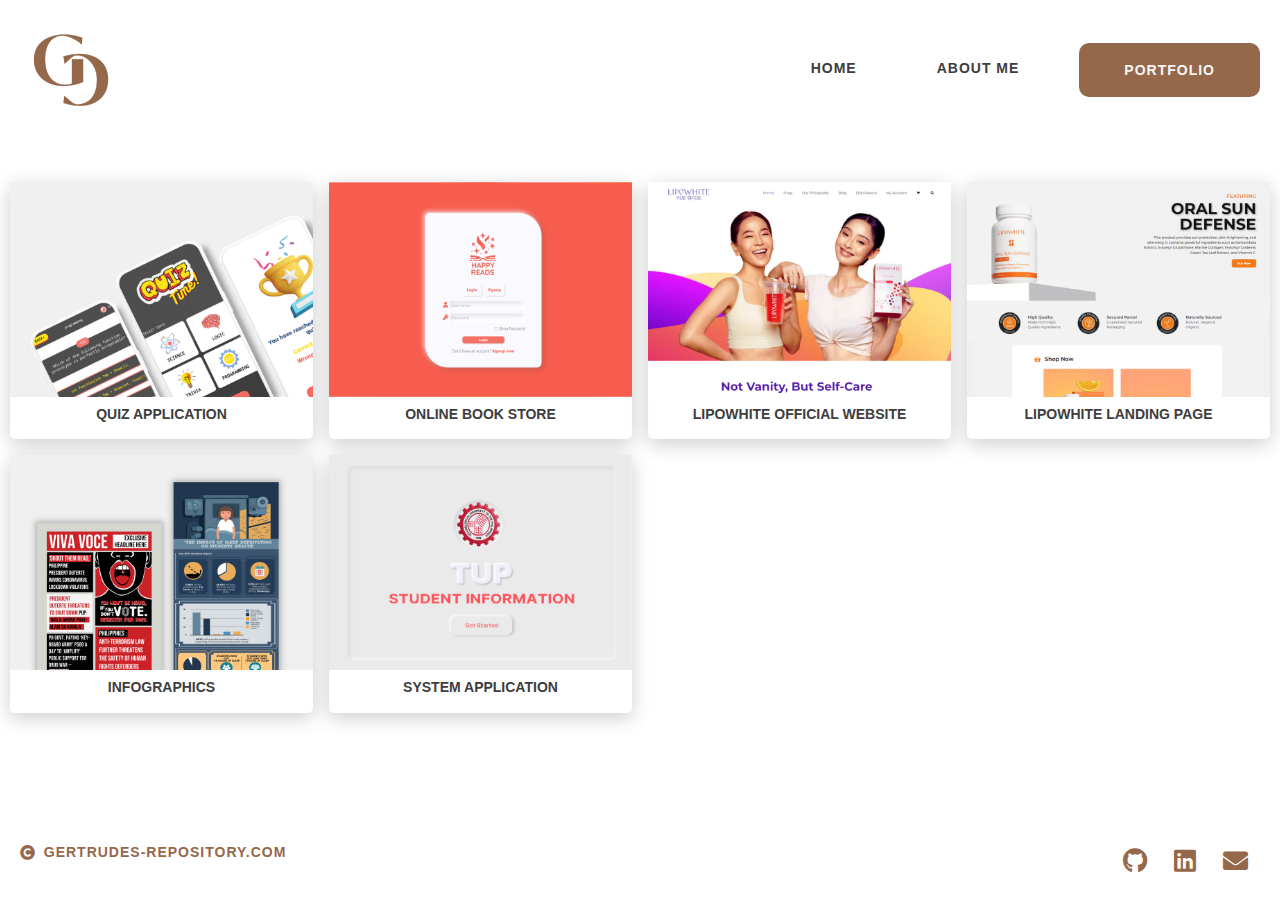
<file: portfolio/index.html>
<!DOCTYPE html>
<html lang="en-US">
<head>
	<meta charset="UTF-8">
	<meta name="viewport" content="width=device-width, initial-scale=1">
	<link rel="profile" href="https://gmpg.org/xfn/11">
	<title>Gertrude Chua &#8211; Gertrude&#039;s Repository</title>
<meta name="robots" content="max-image-preview:large">
<link rel="alternate" type="application/rss+xml" title="Gertrude Chua &raquo; Feed" href="/feed/">
<link rel="alternate" type="application/rss+xml" title="Gertrude Chua &raquo; Comments Feed" href="/comments/feed/">
<script>
window._wpemojiSettings = {"baseUrl":"https:\/\/s.w.org\/images\/core\/emoji\/14.0.0\/72x72\/","ext":".png","svgUrl":"https:\/\/s.w.org\/images\/core\/emoji\/14.0.0\/svg\/","svgExt":".svg","source":{"concatemoji":"\/wp-includes\/js\/wp-emoji-release.min.js?ver=6.3.1"}};
/*! This file is auto-generated */
!function(i,n){var o,s,e;function c(e){try{var t={supportTests:e,timestamp:(new Date).valueOf()};sessionStorage.setItem(o,JSON.stringify(t))}catch(e){}}function p(e,t,n){e.clearRect(0,0,e.canvas.width,e.canvas.height),e.fillText(t,0,0);var t=new Uint32Array(e.getImageData(0,0,e.canvas.width,e.canvas.height).data),r=(e.clearRect(0,0,e.canvas.width,e.canvas.height),e.fillText(n,0,0),new Uint32Array(e.getImageData(0,0,e.canvas.width,e.canvas.height).data));return t.every(function(e,t){return e===r[t]})}function u(e,t,n){switch(t){case"flag":return n(e,"🏳️‍⚧️","🏳️​⚧️")?!1:!n(e,"🇺🇳","🇺​🇳")&&!n(e,"🏴󠁧󠁢󠁥󠁮󠁧󠁿","🏴​󠁧​󠁢​󠁥​󠁮​󠁧​󠁿");case"emoji":return!n(e,"🫱🏻‍🫲🏿","🫱🏻​🫲🏿")}return!1}function f(e,t,n){var r="undefined"!=typeof WorkerGlobalScope&&self instanceof WorkerGlobalScope?new OffscreenCanvas(300,150):i.createElement("canvas"),a=r.getContext("2d",{willReadFrequently:!0}),o=(a.textBaseline="top",a.font="600 32px Arial",{});return e.forEach(function(e){o[e]=t(a,e,n)}),o}function t(e){var t=i.createElement("script");t.src=e,t.defer=!0,i.head.appendChild(t)}"undefined"!=typeof Promise&&(o="wpEmojiSettingsSupports",s=["flag","emoji"],n.supports={everything:!0,everythingExceptFlag:!0},e=new Promise(function(e){i.addEventListener("DOMContentLoaded",e,{once:!0})}),new Promise(function(t){var n=function(){try{var e=JSON.parse(sessionStorage.getItem(o));if("object"==typeof e&&"number"==typeof e.timestamp&&(new Date).valueOf()<e.timestamp+604800&&"object"==typeof e.supportTests)return e.supportTests}catch(e){}return null}();if(!n){if("undefined"!=typeof Worker&&"undefined"!=typeof OffscreenCanvas&&"undefined"!=typeof URL&&URL.createObjectURL&&"undefined"!=typeof Blob)try{var e="postMessage("+f.toString()+"("+[JSON.stringify(s),u.toString(),p.toString()].join(",")+"));",r=new Blob([e],{type:"text/javascript"}),a=new Worker(URL.createObjectURL(r),{name:"wpTestEmojiSupports"});return void(a.onmessage=function(e){c(n=e.data),a.terminate(),t(n)})}catch(e){}c(n=f(s,u,p))}t(n)}).then(function(e){for(var t in e)n.supports[t]=e[t],n.supports.everything=n.supports.everything&&n.supports[t],"flag"!==t&&(n.supports.everythingExceptFlag=n.supports.everythingExceptFlag&&n.supports[t]);n.supports.everythingExceptFlag=n.supports.everythingExceptFlag&&!n.supports.flag,n.DOMReady=!1,n.readyCallback=function(){n.DOMReady=!0}}).then(function(){return e}).then(function(){var e;n.supports.everything||(n.readyCallback(),(e=n.source||{}).concatemoji?t(e.concatemoji):e.wpemoji&&e.twemoji&&(t(e.twemoji),t(e.wpemoji)))}))}((window,document),window._wpemojiSettings);
</script>
<style>
.white-text{
	font-family: Arial;
	text-align: center;
	text-transform: uppercase;
	font-size: 14px;
	font-weight: 600;
	color: #3d3d3d;
}
.container {
  margin: 2rem auto;
}

.gallery {
  display: grid;
  max-width: 100%;
  margin: 0 auto;
  grid-gap: 1rem;
  grid-template-columns: repeat(auto-fit, minmax(300px, 1fr));
  grid-auto-rows: minmax(150px, auto);
}

.gallery-item {
  max-width: 100%;
  border-radius: 5px;
  box-shadow: 0 5px 20px rgba(0,0,0,0.2);
  transition: all .3s;
  &:hover {
    box-shadow: 0 10px 20px rgba(0,0,0,0.4);
  }
  img {
    width: 100%;
    object-fit: cover;
  }
}

img.wp-smiley,
img.emoji {
	display: inline !important;
	border: none !important;
	box-shadow: none !important;
	height: 1em !important;
	width: 1em !important;
	margin: 0 0.07em !important;
	vertical-align: -0.1em !important;
	background: none !important;
	padding: 0 !important;
}</style>
	<link rel="stylesheet" id="hello-elementor-theme-style-css" href="/wp-content/themes/hello-elementor/theme.min.css?ver=2.8.1" media="all">
<link rel="stylesheet" id="elementor-frontend-css" href="/wp-content/plugins/elementor/assets/css/frontend-lite.min.css?ver=3.16.4" media="all">
<link rel="stylesheet" id="eael-general-css" href="/wp-content/plugins/essential-addons-for-elementor-lite/assets/front-end/css/view/general.min.css?ver=5.8.9" media="all">
<link rel="stylesheet" id="eael-69-css" href="/wp-content/uploads/essential-addons-elementor/eael-69.css?ver=1695397650" media="all">
<link rel="stylesheet" id="wp-block-library-css" href="/wp-includes/css/dist/block-library/style.min.css?ver=6.3.1" media="all">
<style id="classic-theme-styles-inline-css">/*! This file is auto-generated */
.wp-block-button__link{color:#fff;background-color:#32373c;border-radius:9999px;box-shadow:none;text-decoration:none;padding:calc(.667em + 2px) calc(1.333em + 2px);font-size:1.125em}.wp-block-file__button{background:#32373c;color:#fff;text-decoration:none}</style>
<style id="global-styles-inline-css">body{--wp--preset--color--black: #000000;--wp--preset--color--cyan-bluish-gray: #abb8c3;--wp--preset--color--white: #ffffff;--wp--preset--color--pale-pink: #f78da7;--wp--preset--color--vivid-red: #cf2e2e;--wp--preset--color--luminous-vivid-orange: #ff6900;--wp--preset--color--luminous-vivid-amber: #fcb900;--wp--preset--color--light-green-cyan: #7bdcb5;--wp--preset--color--vivid-green-cyan: #00d084;--wp--preset--color--pale-cyan-blue: #8ed1fc;--wp--preset--color--vivid-cyan-blue: #0693e3;--wp--preset--color--vivid-purple: #9b51e0;--wp--preset--gradient--vivid-cyan-blue-to-vivid-purple: linear-gradient(135deg,rgba(6,147,227,1) 0%,rgb(155,81,224) 100%);--wp--preset--gradient--light-green-cyan-to-vivid-green-cyan: linear-gradient(135deg,rgb(122,220,180) 0%,rgb(0,208,130) 100%);--wp--preset--gradient--luminous-vivid-amber-to-luminous-vivid-orange: linear-gradient(135deg,rgba(252,185,0,1) 0%,rgba(255,105,0,1) 100%);--wp--preset--gradient--luminous-vivid-orange-to-vivid-red: linear-gradient(135deg,rgba(255,105,0,1) 0%,rgb(207,46,46) 100%);--wp--preset--gradient--very-light-gray-to-cyan-bluish-gray: linear-gradient(135deg,rgb(238,238,238) 0%,rgb(169,184,195) 100%);--wp--preset--gradient--cool-to-warm-spectrum: linear-gradient(135deg,rgb(74,234,220) 0%,rgb(151,120,209) 20%,rgb(207,42,186) 40%,rgb(238,44,130) 60%,rgb(251,105,98) 80%,rgb(254,248,76) 100%);--wp--preset--gradient--blush-light-purple: linear-gradient(135deg,rgb(255,206,236) 0%,rgb(152,150,240) 100%);--wp--preset--gradient--blush-bordeaux: linear-gradient(135deg,rgb(254,205,165) 0%,rgb(254,45,45) 50%,rgb(107,0,62) 100%);--wp--preset--gradient--luminous-dusk: linear-gradient(135deg,rgb(255,203,112) 0%,rgb(199,81,192) 50%,rgb(65,88,208) 100%);--wp--preset--gradient--pale-ocean: linear-gradient(135deg,rgb(255,245,203) 0%,rgb(182,227,212) 50%,rgb(51,167,181) 100%);--wp--preset--gradient--electric-grass: linear-gradient(135deg,rgb(202,248,128) 0%,rgb(113,206,126) 100%);--wp--preset--gradient--midnight: linear-gradient(135deg,rgb(2,3,129) 0%,rgb(40,116,252) 100%);--wp--preset--font-size--small: 13px;--wp--preset--font-size--medium: 20px;--wp--preset--font-size--large: 36px;--wp--preset--font-size--x-large: 42px;--wp--preset--spacing--20: 0.44rem;--wp--preset--spacing--30: 0.67rem;--wp--preset--spacing--40: 1rem;--wp--preset--spacing--50: 1.5rem;--wp--preset--spacing--60: 2.25rem;--wp--preset--spacing--70: 3.38rem;--wp--preset--spacing--80: 5.06rem;--wp--preset--shadow--natural: 6px 6px 9px rgba(0, 0, 0, 0.2);--wp--preset--shadow--deep: 12px 12px 50px rgba(0, 0, 0, 0.4);--wp--preset--shadow--sharp: 6px 6px 0px rgba(0, 0, 0, 0.2);--wp--preset--shadow--outlined: 6px 6px 0px -3px rgba(255, 255, 255, 1), 6px 6px rgba(0, 0, 0, 1);--wp--preset--shadow--crisp: 6px 6px 0px rgba(0, 0, 0, 1);}:where(.is-layout-flex){gap: 0.5em;}:where(.is-layout-grid){gap: 0.5em;}body .is-layout-flow > .alignleft{float: left;margin-inline-start: 0;margin-inline-end: 2em;}body .is-layout-flow > .alignright{float: right;margin-inline-start: 2em;margin-inline-end: 0;}body .is-layout-flow > .aligncenter{margin-left: auto !important;margin-right: auto !important;}body .is-layout-constrained > .alignleft{float: left;margin-inline-start: 0;margin-inline-end: 2em;}body .is-layout-constrained > .alignright{float: right;margin-inline-start: 2em;margin-inline-end: 0;}body .is-layout-constrained > .aligncenter{margin-left: auto !important;margin-right: auto !important;}body .is-layout-constrained > :where(:not(.alignleft):not(.alignright):not(.alignfull)){max-width: var(--wp--style--global--content-size);margin-left: auto !important;margin-right: auto !important;}body .is-layout-constrained > .alignwide{max-width: var(--wp--style--global--wide-size);}body .is-layout-flex{display: flex;}body .is-layout-flex{flex-wrap: wrap;align-items: center;}body .is-layout-flex > *{margin: 0;}body .is-layout-grid{display: grid;}body .is-layout-grid > *{margin: 0;}:where(.wp-block-columns.is-layout-flex){gap: 2em;}:where(.wp-block-columns.is-layout-grid){gap: 2em;}:where(.wp-block-post-template.is-layout-flex){gap: 1.25em;}:where(.wp-block-post-template.is-layout-grid){gap: 1.25em;}.has-black-color{color: var(--wp--preset--color--black) !important;}.has-cyan-bluish-gray-color{color: var(--wp--preset--color--cyan-bluish-gray) !important;}.has-white-color{color: var(--wp--preset--color--white) !important;}.has-pale-pink-color{color: var(--wp--preset--color--pale-pink) !important;}.has-vivid-red-color{color: var(--wp--preset--color--vivid-red) !important;}.has-luminous-vivid-orange-color{color: var(--wp--preset--color--luminous-vivid-orange) !important;}.has-luminous-vivid-amber-color{color: var(--wp--preset--color--luminous-vivid-amber) !important;}.has-light-green-cyan-color{color: var(--wp--preset--color--light-green-cyan) !important;}.has-vivid-green-cyan-color{color: var(--wp--preset--color--vivid-green-cyan) !important;}.has-pale-cyan-blue-color{color: var(--wp--preset--color--pale-cyan-blue) !important;}.has-vivid-cyan-blue-color{color: var(--wp--preset--color--vivid-cyan-blue) !important;}.has-vivid-purple-color{color: var(--wp--preset--color--vivid-purple) !important;}.has-black-background-color{background-color: var(--wp--preset--color--black) !important;}.has-cyan-bluish-gray-background-color{background-color: var(--wp--preset--color--cyan-bluish-gray) !important;}.has-white-background-color{background-color: var(--wp--preset--color--white) !important;}.has-pale-pink-background-color{background-color: var(--wp--preset--color--pale-pink) !important;}.has-vivid-red-background-color{background-color: var(--wp--preset--color--vivid-red) !important;}.has-luminous-vivid-orange-background-color{background-color: var(--wp--preset--color--luminous-vivid-orange) !important;}.has-luminous-vivid-amber-background-color{background-color: var(--wp--preset--color--luminous-vivid-amber) !important;}.has-light-green-cyan-background-color{background-color: var(--wp--preset--color--light-green-cyan) !important;}.has-vivid-green-cyan-background-color{background-color: var(--wp--preset--color--vivid-green-cyan) !important;}.has-pale-cyan-blue-background-color{background-color: var(--wp--preset--color--pale-cyan-blue) !important;}.has-vivid-cyan-blue-background-color{background-color: var(--wp--preset--color--vivid-cyan-blue) !important;}.has-vivid-purple-background-color{background-color: var(--wp--preset--color--vivid-purple) !important;}.has-black-border-color{border-color: var(--wp--preset--color--black) !important;}.has-cyan-bluish-gray-border-color{border-color: var(--wp--preset--color--cyan-bluish-gray) !important;}.has-white-border-color{border-color: var(--wp--preset--color--white) !important;}.has-pale-pink-border-color{border-color: var(--wp--preset--color--pale-pink) !important;}.has-vivid-red-border-color{border-color: var(--wp--preset--color--vivid-red) !important;}.has-luminous-vivid-orange-border-color{border-color: var(--wp--preset--color--luminous-vivid-orange) !important;}.has-luminous-vivid-amber-border-color{border-color: var(--wp--preset--color--luminous-vivid-amber) !important;}.has-light-green-cyan-border-color{border-color: var(--wp--preset--color--light-green-cyan) !important;}.has-vivid-green-cyan-border-color{border-color: var(--wp--preset--color--vivid-green-cyan) !important;}.has-pale-cyan-blue-border-color{border-color: var(--wp--preset--color--pale-cyan-blue) !important;}.has-vivid-cyan-blue-border-color{border-color: var(--wp--preset--color--vivid-cyan-blue) !important;}.has-vivid-purple-border-color{border-color: var(--wp--preset--color--vivid-purple) !important;}.has-vivid-cyan-blue-to-vivid-purple-gradient-background{background: var(--wp--preset--gradient--vivid-cyan-blue-to-vivid-purple) !important;}.has-light-green-cyan-to-vivid-green-cyan-gradient-background{background: var(--wp--preset--gradient--light-green-cyan-to-vivid-green-cyan) !important;}.has-luminous-vivid-amber-to-luminous-vivid-orange-gradient-background{background: var(--wp--preset--gradient--luminous-vivid-amber-to-luminous-vivid-orange) !important;}.has-luminous-vivid-orange-to-vivid-red-gradient-background{background: var(--wp--preset--gradient--luminous-vivid-orange-to-vivid-red) !important;}.has-very-light-gray-to-cyan-bluish-gray-gradient-background{background: var(--wp--preset--gradient--very-light-gray-to-cyan-bluish-gray) !important;}.has-cool-to-warm-spectrum-gradient-background{background: var(--wp--preset--gradient--cool-to-warm-spectrum) !important;}.has-blush-light-purple-gradient-background{background: var(--wp--preset--gradient--blush-light-purple) !important;}.has-blush-bordeaux-gradient-background{background: var(--wp--preset--gradient--blush-bordeaux) !important;}.has-luminous-dusk-gradient-background{background: var(--wp--preset--gradient--luminous-dusk) !important;}.has-pale-ocean-gradient-background{background: var(--wp--preset--gradient--pale-ocean) !important;}.has-electric-grass-gradient-background{background: var(--wp--preset--gradient--electric-grass) !important;}.has-midnight-gradient-background{background: var(--wp--preset--gradient--midnight) !important;}.has-small-font-size{font-size: var(--wp--preset--font-size--small) !important;}.has-medium-font-size{font-size: var(--wp--preset--font-size--medium) !important;}.has-large-font-size{font-size: var(--wp--preset--font-size--large) !important;}.has-x-large-font-size{font-size: var(--wp--preset--font-size--x-large) !important;}
.wp-block-navigation a:where(:not(.wp-element-button)){color: inherit;}
:where(.wp-block-post-template.is-layout-flex){gap: 1.25em;}:where(.wp-block-post-template.is-layout-grid){gap: 1.25em;}
:where(.wp-block-columns.is-layout-flex){gap: 2em;}:where(.wp-block-columns.is-layout-grid){gap: 2em;}
.wp-block-pullquote{font-size: 1.5em;line-height: 1.6;}</style>
<link rel="stylesheet" id="hello-elementor-css" href="/wp-content/themes/hello-elementor/style.min.css?ver=2.8.1" media="all">
<link rel="stylesheet" id="elementor-post-9-css" href="/wp-content/uploads/elementor/css/post-9.css?ver=1695331605" media="all">
<link rel="stylesheet" id="elementor-icons-css" href="/wp-content/plugins/elementor/assets/lib/eicons/css/elementor-icons.min.css?ver=5.23.0" media="all">
<style id="elementor-icons-inline-css">.elementor-add-new-section .elementor-add-templately-promo-button{
            background-color: #5d4fff;
            background-image: url(/wp-content/plugins/essential-addons-for-elementor-lite/assets/admin/images/templately/logo-icon.svg);
            background-repeat: no-repeat;
            background-position: center center;
            position: relative;
        }
        
		.elementor-add-new-section .elementor-add-templately-promo-button > i{
            height: 12px;
        }
        
        body .elementor-add-new-section .elementor-add-section-area-button {
            margin-left: 0;
        }

		.elementor-add-new-section .elementor-add-templately-promo-button{
            background-color: #5d4fff;
            background-image: url(/wp-content/plugins/essential-addons-for-elementor-lite/assets/admin/images/templately/logo-icon.svg);
            background-repeat: no-repeat;
            background-position: center center;
            position: relative;
        }
        
		.elementor-add-new-section .elementor-add-templately-promo-button > i{
            height: 12px;
        }
        
        body .elementor-add-new-section .elementor-add-section-area-button {
            margin-left: 0;
        }</style>
<link rel="stylesheet" id="swiper-css" href="/wp-content/plugins/elementor/assets/lib/swiper/v8/css/swiper.min.css?ver=8.4.5" media="all">
<link rel="stylesheet" id="elementor-pro-css" href="/wp-content/plugins/elementor-pro/assets/css/frontend-lite.min.css?ver=3.13.2" media="all">
<link rel="stylesheet" id="elementor-global-css" href="/wp-content/uploads/elementor/css/global.css?ver=1695331605" media="all">
<link rel="stylesheet" id="elementor-post-108-css" href="/wp-content/uploads/elementor/css/post-108.css?ver=1695397652" media="all">
<link rel="stylesheet" id="elementor-post-69-css" href="/wp-content/uploads/elementor/css/post-69.css?ver=1695396952" media="all">
<link rel="stylesheet" id="elementor-post-103-css" href="/wp-content/uploads/elementor/css/post-103.css?ver=1695331605" media="all">
<link rel="stylesheet" id="google-fonts-1-css" href="https://fonts.googleapis.com/css?family=Roboto%3A100%2C100italic%2C200%2C200italic%2C300%2C300italic%2C400%2C400italic%2C500%2C500italic%2C600%2C600italic%2C700%2C700italic%2C800%2C800italic%2C900%2C900italic&#038;display=swap&#038;ver=6.3.1" media="all">
<link rel="stylesheet" id="elementor-icons-shared-0-css" href="/wp-content/plugins/elementor/assets/lib/font-awesome/css/fontawesome.min.css?ver=5.15.3" media="all">
<link rel="stylesheet" id="elementor-icons-fa-solid-css" href="/wp-content/plugins/elementor/assets/lib/font-awesome/css/solid.min.css?ver=5.15.3" media="all">
<link rel="stylesheet" id="elementor-icons-fa-brands-css" href="/wp-content/plugins/elementor/assets/lib/font-awesome/css/brands.min.css?ver=5.15.3" media="all">
<link rel="preconnect" href="https://fonts.gstatic.com/" crossorigin>
<script src="/wp-includes/js/jquery/jquery.min.js?ver=3.7.0" id="jquery-core-js"></script>
<script src="/wp-includes/js/jquery/jquery-migrate.min.js?ver=3.4.1" id="jquery-migrate-js"></script>
<link rel="https://api.w.org/" href="/wp-json/">
<link rel="alternate" type="application/json" href="/wp-json/wp/v2/pages/108">
<link rel="EditURI" type="application/rsd+xml" title="RSD" href="/xmlrpc.php?rsd">
<meta name="generator" content="WordPress 6.3.1">
<link rel="canonical" href="/">
<link rel="shortlink" href="/">
<link rel="alternate" type="application/json+oembed" href="/wp-json/oembed/1.0/embed?url=http%3A%2F%2F%2F">
<link rel="alternate" type="text/xml+oembed" href="/wp-json/oembed/1.0/embed?url=http%3A%2F%2F%2F#038;format=xml">
<meta name="generator" content="Elementor 3.16.4; features: e_dom_optimization, e_optimized_assets_loading, e_optimized_css_loading, additional_custom_breakpoints; settings: css_print_method-external, google_font-enabled, font_display-swap">
<link rel="icon" href="/wp-content/uploads/2023/09/Logo-512x512-1-150x150.png" sizes="32x32">
<link rel="icon" href="/wp-content/uploads/2023/09/Logo-512x512-1-300x300.png" sizes="192x192">
<link rel="apple-touch-icon" href="/wp-content/uploads/2023/09/Logo-512x512-1-300x300.png">
<meta name="msapplication-TileImage" content="/wp-content/uploads/2023/09/Logo-512x512-1-300x300.png">
</head>
<body class="home page-template page-template-elementor_header_footer page page-id-108 wp-custom-logo elementor-default elementor-template-full-width elementor-kit-9 elementor-page elementor-page-108 elementor-page-259">


<a class="skip-link screen-reader-text" href="#content">Skip to content</a>

		<div data-elementor-type="header" data-elementor-id="69" class="elementor elementor-69 elementor-location-header">
						<div class="elementor-element elementor-element-85c06bc e-flex e-con-boxed e-con e-parent" data-id="85c06bc" data-element_type="container" data-settings="{&quot;content_width&quot;:&quot;boxed&quot;}" data-core-v316-plus="true">
					<div class="e-con-inner">
		<div class="elementor-element elementor-element-735417a e-con-full e-flex e-con e-child" data-id="735417a" data-element_type="container" data-settings="{&quot;content_width&quot;:&quot;full&quot;}">
				<div class="elementor-element elementor-element-6b316b8 elementor-widget elementor-widget-theme-site-logo elementor-widget-image" data-id="6b316b8" data-element_type="widget" data-widget_type="theme-site-logo.default">
				<div class="elementor-widget-container">
			<style>/*! elementor - v3.16.0 - 20-09-2023 */
.elementor-widget-image{text-align:center}.elementor-widget-image a{display:inline-block}.elementor-widget-image a img[src$=".svg"]{width:48px}.elementor-widget-image img{vertical-align:middle;display:inline-block}</style>								<a href="/">
			<img width="100" height="100" src="/wp-content/uploads/2023/09/Logo-350x-120-e1695331600732.png" class="attachment-full size-full wp-image-268" alt="">				</a>
											</div>
				</div>
				</div>
		<div class="elementor-element elementor-element-1713edc e-con-full e-flex e-con e-child" data-id="1713edc" data-element_type="container" data-settings="{&quot;content_width&quot;:&quot;full&quot;}">
				<div class="elementor-element elementor-element-94308e0 elementor-widget__width-auto eael-hamburger--none elementor-widget-tablet__width-auto eael_simple_menu_hamburger_disable_selected_menu_no eael-simple-menu-hamburger-align-right elementor-widget elementor-widget-eael-simple-menu" data-id="94308e0" data-element_type="widget" data-widget_type="eael-simple-menu.default">
				<div class="elementor-widget-container">
			<div data-hamburger-icon="&lt;i aria-hidden=&quot;true&quot; class=&quot;fas fa-bars&quot;&gt;&lt;/i&gt;" data-indicator-class="fas fa-angle-down" data-dropdown-indicator-class="fas fa-angle-down" class="eael-simple-menu-container eael-simple-menu-align-center eael-simple-menu-dropdown-align-left preset-1" data-hamburger-breakpoints="{&quot;mobile&quot;:&quot;Mobile Portrait (&gt; 767px)&quot;,&quot;tablet&quot;:&quot;Tablet Portrait (&gt; 1024px)&quot;,&quot;desktop&quot;:&quot;Desktop (&gt; 2400px)&quot;,&quot;none&quot;:&quot;None&quot;}" data-hamburger-device="none"><ul id="menu-menu" class="eael-simple-menu eael-simple-menu-dropdown-animate-to-top eael-simple-menu-indicator eael-simple-menu-horizontal">
<li id="menu-item-287" class="menu-item menu-item-type-post_type menu-item-object-page menu-item-home"><a href="/">Home</a></li>
<li id="menu-item-91" class="menu-item menu-item-type-post_type menu-item-object-page menu-item-91"><a href="/about-me/">About Me</a></li>
</ul></div>		</div>
				</div>
				<div class="elementor-element elementor-element-2aaf799 elementor-widget__width-auto elementor-mobile-align-left elementor-widget elementor-widget-button" data-id="2aaf799" data-element_type="widget" data-widget_type="button.default">
				<div class="elementor-widget-container">
					<div class="elementor-button-wrapper">
			<a class="elementor-button elementor-button-link elementor-size-sm elementor-animation-grow" href="/portfolio/" aria-current="page">
						<span class="elementor-button-content-wrapper">
						<span class="elementor-button-text">PORTFOLIO</span>
		</span>
					</a>
		</div>
				</div>
				</div>
				</div>
					</div>
				</div>
						</div>
				<div data-elementor-type="wp-page" data-elementor-id="108" class="elementor elementor-108">
							<div class="elementor-element elementor-element-8b863ad e-flex e-con-boxed e-con e-parent" data-id="8b863ad" data-element_type="container" data-settings="{&quot;content_width&quot;:&quot;boxed&quot;}" data-core-v316-plus="true">
					<div class="e-con-inner">
                        <div class="container">
							<div class="gallery">
							  <div class="view overlay hm-black-light gallery-item">
								<img src="../wp-content/uploads/2023/09/3.png" alt="Placeholder Image" class="img-fluid">
								<div class="mask flex-center">
								  <p class="white-text">Quiz Application</p>
								</div>
							  </div>
							  <div class="view overlay hm-black-light gallery-item">
								<img src="../wp-content/uploads/2023/09/5.png" alt="Placeholder Image" class="img-fluid">
								<div class="mask flex-center">
								  <p class="white-text">Online Book Store</p>
								</div>
							  </div>
							  <div class="view overlay hm-black-light gallery-item">
								<img src="../wp-content/uploads/2023/09/7.png" alt="Placeholder Image" class="img-fluid">
								<div class="mask flex-center">
								  <p class="white-text">Lipowhite Official Website</p>
								</div>
							  </div>
							  <div class="view overlay hm-black-light gallery-item">
								<img src="../wp-content/uploads/2023/09/9.png" alt="Placeholder Image" class="img-fluid">
								<div class="mask flex-center">
								  <p class="white-text">Lipowhite Landing Page</p>
								</div>
							  </div>
							  <div class="view overlay hm-black-light gallery-item">
								<img src="../wp-content/uploads/2023/09/11.png" alt="Placeholder Image" class="img-fluid">
								<div class="mask flex-center">
								  <p class="white-text">Infographics</p>
								</div>
							  </div>
							  <div class="view overlay hm-black-light gallery-item">
								<img src="../wp-content/uploads/2023/09/13.png" alt="Placeholder Image" class="img-fluid">
								<div class="mask flex-center">
								  <p class="white-text">System Application</p>
								</div>
							  </div>
							</div>
						  </div>	
				</div>
				</div>
				</div>
		
				</div>
							</div>
				<div data-elementor-type="footer" data-elementor-id="103" class="elementor elementor-103 elementor-location-footer">
						<div class="elementor-element elementor-element-56339e6 e-flex e-con-boxed e-con e-parent" data-id="56339e6" data-element_type="container" data-settings="{&quot;content_width&quot;:&quot;boxed&quot;}" data-core-v316-plus="true">
					<div class="e-con-inner">
		<div class="elementor-element elementor-element-de8c677 e-con-full e-flex e-con e-child" data-id="de8c677" data-element_type="container" data-settings="{&quot;content_width&quot;:&quot;full&quot;}">
				<div class="elementor-element elementor-element-76a80c1 elementor-icon-list--layout-traditional elementor-list-item-link-full_width elementor-widget elementor-widget-icon-list" data-id="76a80c1" data-element_type="widget" data-widget_type="icon-list.default">
				<div class="elementor-widget-container">
			<link rel="stylesheet" href="/wp-content/plugins/elementor/assets/css/widget-icon-list.min.css">		<ul class="elementor-icon-list-items">
							<li class="elementor-icon-list-item">
											<span class="elementor-icon-list-icon">
							<i aria-hidden="true" class="fas fa-copyright"></i>						</span>
										<span class="elementor-icon-list-text">gertrudes-repository.com</span>
									</li>
						</ul>
				</div>
				</div>
				</div>
		<div class="elementor-element elementor-element-82d2de1 e-con-full e-flex e-con e-child" data-id="82d2de1" data-element_type="container" data-settings="{&quot;content_width&quot;:&quot;full&quot;}">
				<div class="elementor-element elementor-element-626327e e-grid-align-right elementor-shape-rounded elementor-grid-0 elementor-widget elementor-widget-social-icons" data-id="626327e" data-element_type="widget" data-widget_type="social-icons.default">
				<div class="elementor-widget-container">
			<style>/*! elementor - v3.16.0 - 20-09-2023 */
.elementor-widget-social-icons.elementor-grid-0 .elementor-widget-container,.elementor-widget-social-icons.elementor-grid-mobile-0 .elementor-widget-container,.elementor-widget-social-icons.elementor-grid-tablet-0 .elementor-widget-container{line-height:1;font-size:0}.elementor-widget-social-icons:not(.elementor-grid-0):not(.elementor-grid-tablet-0):not(.elementor-grid-mobile-0) .elementor-grid{display:inline-grid}.elementor-widget-social-icons .elementor-grid{grid-column-gap:var(--grid-column-gap,5px);grid-row-gap:var(--grid-row-gap,5px);grid-template-columns:var(--grid-template-columns);justify-content:var(--justify-content,center);justify-items:var(--justify-content,center)}.elementor-icon.elementor-social-icon{font-size:var(--icon-size,25px);line-height:var(--icon-size,25px);width:calc(var(--icon-size, 25px) + (2 * var(--icon-padding, .5em)));height:calc(var(--icon-size, 25px) + (2 * var(--icon-padding, .5em)))}.elementor-social-icon{--e-social-icon-icon-color:#fff;display:inline-flex;background-color:#69727d;align-items:center;justify-content:center;text-align:center;cursor:pointer}.elementor-social-icon i{color:var(--e-social-icon-icon-color)}.elementor-social-icon svg{fill:var(--e-social-icon-icon-color)}.elementor-social-icon:last-child{margin:0}.elementor-social-icon:hover{opacity:.9;color:#fff}.elementor-social-icon-android{background-color:#a4c639}.elementor-social-icon-apple{background-color:#999}.elementor-social-icon-behance{background-color:#1769ff}.elementor-social-icon-bitbucket{background-color:#205081}.elementor-social-icon-codepen{background-color:#000}.elementor-social-icon-delicious{background-color:#39f}.elementor-social-icon-deviantart{background-color:#05cc47}.elementor-social-icon-digg{background-color:#005be2}.elementor-social-icon-dribbble{background-color:#ea4c89}.elementor-social-icon-elementor{background-color:#d30c5c}.elementor-social-icon-envelope{background-color:#ea4335}.elementor-social-icon-facebook,.elementor-social-icon-facebook-f{background-color:#3b5998}.elementor-social-icon-flickr{background-color:#0063dc}.elementor-social-icon-foursquare{background-color:#2d5be3}.elementor-social-icon-free-code-camp,.elementor-social-icon-freecodecamp{background-color:#006400}.elementor-social-icon-github{background-color:#333}.elementor-social-icon-gitlab{background-color:#e24329}.elementor-social-icon-globe{background-color:#69727d}.elementor-social-icon-google-plus,.elementor-social-icon-google-plus-g{background-color:#dd4b39}.elementor-social-icon-houzz{background-color:#7ac142}.elementor-social-icon-instagram{background-color:#262626}.elementor-social-icon-jsfiddle{background-color:#487aa2}.elementor-social-icon-link{background-color:#818a91}.elementor-social-icon-linkedin,.elementor-social-icon-linkedin-in{background-color:#0077b5}.elementor-social-icon-medium{background-color:#00ab6b}.elementor-social-icon-meetup{background-color:#ec1c40}.elementor-social-icon-mixcloud{background-color:#273a4b}.elementor-social-icon-odnoklassniki{background-color:#f4731c}.elementor-social-icon-pinterest{background-color:#bd081c}.elementor-social-icon-product-hunt{background-color:#da552f}.elementor-social-icon-reddit{background-color:#ff4500}.elementor-social-icon-rss{background-color:#f26522}.elementor-social-icon-shopping-cart{background-color:#4caf50}.elementor-social-icon-skype{background-color:#00aff0}.elementor-social-icon-slideshare{background-color:#0077b5}.elementor-social-icon-snapchat{background-color:#fffc00}.elementor-social-icon-soundcloud{background-color:#f80}.elementor-social-icon-spotify{background-color:#2ebd59}.elementor-social-icon-stack-overflow{background-color:#fe7a15}.elementor-social-icon-steam{background-color:#00adee}.elementor-social-icon-stumbleupon{background-color:#eb4924}.elementor-social-icon-telegram{background-color:#2ca5e0}.elementor-social-icon-thumb-tack{background-color:#1aa1d8}.elementor-social-icon-tripadvisor{background-color:#589442}.elementor-social-icon-tumblr{background-color:#35465c}.elementor-social-icon-twitch{background-color:#6441a5}.elementor-social-icon-twitter{background-color:#1da1f2}.elementor-social-icon-viber{background-color:#665cac}.elementor-social-icon-vimeo{background-color:#1ab7ea}.elementor-social-icon-vk{background-color:#45668e}.elementor-social-icon-weibo{background-color:#dd2430}.elementor-social-icon-weixin{background-color:#31a918}.elementor-social-icon-whatsapp{background-color:#25d366}.elementor-social-icon-wordpress{background-color:#21759b}.elementor-social-icon-xing{background-color:#026466}.elementor-social-icon-yelp{background-color:#af0606}.elementor-social-icon-youtube{background-color:#cd201f}.elementor-social-icon-500px{background-color:#0099e5}.elementor-shape-rounded .elementor-icon.elementor-social-icon{border-radius:10%}.elementor-shape-circle .elementor-icon.elementor-social-icon{border-radius:50%}</style>		<div class="elementor-social-icons-wrapper elementor-grid">
							<span class="elementor-grid-item">
					<a class="elementor-icon elementor-social-icon elementor-social-icon-github elementor-animation-grow elementor-repeater-item-49ee271" href="https://github.com/chgertrude" target="_blank">
						<span class="elementor-screen-only">Github</span>
						<i class="fab fa-github"></i>					</a>
				</span>
							<span class="elementor-grid-item">
					<a class="elementor-icon elementor-social-icon elementor-social-icon-linkedin elementor-animation-grow elementor-repeater-item-c93e3fc" href="https://www.linkedin.com/in/gertrudeannechua/" target="_blank">
						<span class="elementor-screen-only">Linkedin</span>
						<i class="fab fa-linkedin"></i>					</a>
				</span>
							<span class="elementor-grid-item">
					<a class="elementor-icon elementor-social-icon elementor-social-icon-envelope elementor-animation-grow elementor-repeater-item-13a5052" href="http://gertrudeanne.chua@gmail.com/" target="_blank">
						<span class="elementor-screen-only">Envelope</span>
						<i class="fas fa-envelope"></i>					</a>
				</span>
					</div>
				</div>
				</div>
				</div>
					</div>
				</div>
						</div>
		
<link rel="stylesheet" id="e-animations-css" href="/wp-content/plugins/elementor/assets/lib/animations/animations.min.css?ver=3.16.4" media="all">
<script id="eael-general-js-extra">var localize = {"ajaxurl":"\/wp-admin\/admin-ajax.php","nonce":"84b63f055e","i18n":{"added":"Added ","compare":"Compare","loading":"Loading..."},"eael_translate_text":{"required_text":"is a required field","invalid_text":"Invalid","billing_text":"Billing","shipping_text":"Shipping","fg_mfp_counter_text":"of"},"page_permalink":"\/","cart_redirectition":"","cart_page_url":"","el_breakpoints":{"mobile":{"label":"Mobile Portrait","value":767,"default_value":767,"direction":"max","is_enabled":true},"mobile_extra":{"label":"Mobile Landscape","value":880,"default_value":880,"direction":"max","is_enabled":false},"tablet":{"label":"Tablet Portrait","value":1024,"default_value":1024,"direction":"max","is_enabled":true},"tablet_extra":{"label":"Tablet Landscape","value":1200,"default_value":1200,"direction":"max","is_enabled":false},"laptop":{"label":"Laptop","value":1366,"default_value":1366,"direction":"max","is_enabled":false},"widescreen":{"label":"Widescreen","value":2400,"default_value":2400,"direction":"min","is_enabled":false}}};</script>
<script src="/wp-content/plugins/essential-addons-for-elementor-lite/assets/front-end/js/view/general.min.js?ver=5.8.9" id="eael-general-js"></script>
<script src="/wp-content/uploads/essential-addons-elementor/eael-69.js?ver=1695397650" id="eael-69-js"></script>
<script src="/wp-content/themes/hello-elementor/assets/js/hello-frontend.min.js?ver=1.0.0" id="hello-theme-frontend-js"></script>
<script src="/wp-content/plugins/elementor-pro/assets/js/webpack-pro.runtime.min.js?ver=3.13.2" id="elementor-pro-webpack-runtime-js"></script>
<script src="/wp-content/plugins/elementor/assets/js/webpack.runtime.min.js?ver=3.16.4" id="elementor-webpack-runtime-js"></script>
<script src="/wp-content/plugins/elementor/assets/js/frontend-modules.min.js?ver=3.16.4" id="elementor-frontend-modules-js"></script>
<script src="/wp-includes/js/dist/vendor/wp-polyfill-inert.min.js?ver=3.1.2" id="wp-polyfill-inert-js"></script>
<script src="/wp-includes/js/dist/vendor/regenerator-runtime.min.js?ver=0.13.11" id="regenerator-runtime-js"></script>
<script src="/wp-includes/js/dist/vendor/wp-polyfill.min.js?ver=3.15.0" id="wp-polyfill-js"></script>
<script src="/wp-includes/js/dist/hooks.min.js?ver=c6aec9a8d4e5a5d543a1" id="wp-hooks-js"></script>
<script src="/wp-includes/js/dist/i18n.min.js?ver=7701b0c3857f914212ef" id="wp-i18n-js"></script>
<script id="wp-i18n-js-after">
wp.i18n.setLocaleData( { 'text directionltr': [ 'ltr' ] } );
</script>
<script id="elementor-pro-frontend-js-before">var ElementorProFrontendConfig = {"ajaxurl":"\/wp-admin\/admin-ajax.php","nonce":"9d6b5f3cf3","urls":{"assets":"\/wp-content\/plugins\/elementor-pro\/assets\/","rest":"\/wp-json\/"},"shareButtonsNetworks":{"facebook":{"title":"Facebook","has_counter":true},"twitter":{"title":"Twitter"},"linkedin":{"title":"LinkedIn","has_counter":true},"pinterest":{"title":"Pinterest","has_counter":true},"reddit":{"title":"Reddit","has_counter":true},"vk":{"title":"VK","has_counter":true},"odnoklassniki":{"title":"OK","has_counter":true},"tumblr":{"title":"Tumblr"},"digg":{"title":"Digg"},"skype":{"title":"Skype"},"stumbleupon":{"title":"StumbleUpon","has_counter":true},"mix":{"title":"Mix"},"telegram":{"title":"Telegram"},"pocket":{"title":"Pocket","has_counter":true},"xing":{"title":"XING","has_counter":true},"whatsapp":{"title":"WhatsApp"},"email":{"title":"Email"},"print":{"title":"Print"}},"facebook_sdk":{"lang":"en_US","app_id":""},"lottie":{"defaultAnimationUrl":"\/wp-content\/plugins\/elementor-pro\/modules\/lottie\/assets\/animations\/default.json"}};</script>
<script src="/wp-content/plugins/elementor-pro/assets/js/frontend.min.js?ver=3.13.2" id="elementor-pro-frontend-js"></script>
<script src="/wp-content/plugins/elementor/assets/lib/waypoints/waypoints.min.js?ver=4.0.2" id="elementor-waypoints-js"></script>
<script src="/wp-includes/js/jquery/ui/core.min.js?ver=1.13.2" id="jquery-ui-core-js"></script>
<script id="elementor-frontend-js-before">var elementorFrontendConfig = {"environmentMode":{"edit":false,"wpPreview":false,"isScriptDebug":false},"i18n":{"shareOnFacebook":"Share on Facebook","shareOnTwitter":"Share on Twitter","pinIt":"Pin it","download":"Download","downloadImage":"Download image","fullscreen":"Fullscreen","zoom":"Zoom","share":"Share","playVideo":"Play Video","previous":"Previous","next":"Next","close":"Close","a11yCarouselWrapperAriaLabel":"Carousel | Horizontal scrolling: Arrow Left & Right","a11yCarouselPrevSlideMessage":"Previous slide","a11yCarouselNextSlideMessage":"Next slide","a11yCarouselFirstSlideMessage":"This is the first slide","a11yCarouselLastSlideMessage":"This is the last slide","a11yCarouselPaginationBulletMessage":"Go to slide"},"is_rtl":false,"breakpoints":{"xs":0,"sm":480,"md":768,"lg":1025,"xl":1440,"xxl":1600},"responsive":{"breakpoints":{"mobile":{"label":"Mobile Portrait","value":767,"default_value":767,"direction":"max","is_enabled":true},"mobile_extra":{"label":"Mobile Landscape","value":880,"default_value":880,"direction":"max","is_enabled":false},"tablet":{"label":"Tablet Portrait","value":1024,"default_value":1024,"direction":"max","is_enabled":true},"tablet_extra":{"label":"Tablet Landscape","value":1200,"default_value":1200,"direction":"max","is_enabled":false},"laptop":{"label":"Laptop","value":1366,"default_value":1366,"direction":"max","is_enabled":false},"widescreen":{"label":"Widescreen","value":2400,"default_value":2400,"direction":"min","is_enabled":false}}},"version":"3.16.4","is_static":false,"experimentalFeatures":{"e_dom_optimization":true,"e_optimized_assets_loading":true,"e_optimized_css_loading":true,"additional_custom_breakpoints":true,"container":true,"e_swiper_latest":true,"theme_builder_v2":true,"hello-theme-header-footer":true,"landing-pages":true,"e_global_styleguide":true,"page-transitions":true,"notes":true,"loop":true,"form-submissions":true,"e_scroll_snap":true},"urls":{"assets":"\/wp-content\/plugins\/elementor\/assets\/"},"swiperClass":"swiper","settings":{"page":[],"editorPreferences":[]},"kit":{"active_breakpoints":["viewport_mobile","viewport_tablet"],"global_image_lightbox":"yes","lightbox_enable_counter":"yes","lightbox_enable_fullscreen":"yes","lightbox_enable_zoom":"yes","lightbox_enable_share":"yes","lightbox_title_src":"title","lightbox_description_src":"description","hello_header_logo_type":"logo","hello_header_menu_layout":"horizontal","hello_footer_logo_type":"logo"},"post":{"id":108,"title":"Gertrude%20Chua%20%E2%80%93%20Gertrude%27s%20Repository","excerpt":"","featuredImage":false}};</script>
<script src="/wp-content/plugins/elementor/assets/js/frontend.min.js?ver=3.16.4" id="elementor-frontend-js"></script>
<script src="/wp-content/plugins/elementor-pro/assets/js/elements-handlers.min.js?ver=3.13.2" id="pro-elements-handlers-js"></script>

</body>
</html>
</file>
<file: wp-content/uploads/essential-addons-elementor/eael-69.css>
.clearfix::before,.clearfix::after{content:" ";display:table;clear:both}.eael-testimonial-slider.nav-top-left,.eael-testimonial-slider.nav-top-right,.eael-team-slider.nav-top-left,.eael-team-slider.nav-top-right,.eael-logo-carousel.nav-top-left,.eael-logo-carousel.nav-top-right,.eael-post-carousel.nav-top-left,.eael-post-carousel.nav-top-right,.eael-product-carousel.nav-top-left,.eael-product-carousel.nav-top-right{padding-top:40px}.eael-contact-form input[type=text],.eael-contact-form input[type=email],.eael-contact-form input[type=url],.eael-contact-form input[type=tel],.eael-contact-form input[type=date],.eael-contact-form input[type=number],.eael-contact-form textarea{background:#fff;box-shadow:none;-webkit-box-shadow:none;float:none;height:auto;margin:0;outline:0;width:100%}.eael-contact-form input[type=submit]{border:0;float:none;height:auto;margin:0;padding:10px 20px;width:auto;-webkit-transition:all .25s linear 0s;transition:all .25s linear 0s}.eael-contact-form.placeholder-hide input::-webkit-input-placeholder,.eael-contact-form.placeholder-hide textarea::-webkit-input-placeholder{opacity:0;visibility:hidden}.eael-contact-form.placeholder-hide input::-moz-placeholder,.eael-contact-form.placeholder-hide textarea::-moz-placeholder{opacity:0;visibility:hidden}.eael-contact-form.placeholder-hide input:-ms-input-placeholder,.eael-contact-form.placeholder-hide textarea:-ms-input-placeholder{opacity:0;visibility:hidden}.eael-contact-form.placeholder-hide input:-moz-placeholder,.eael-contact-form.placeholder-hide textarea:-moz-placeholder{opacity:0;visibility:hidden}.eael-custom-radio-checkbox input[type=checkbox],.eael-custom-radio-checkbox input[type=radio]{-webkit-appearance:none;-moz-appearance:none;border-style:solid;border-width:0;outline:none;min-width:1px;width:15px;height:15px;background:#ddd;padding:3px}.eael-custom-radio-checkbox input[type=checkbox]:before,.eael-custom-radio-checkbox input[type=radio]:before{content:"";width:100%;height:100%;padding:0;margin:0;display:block}.eael-custom-radio-checkbox input[type=checkbox]:checked:before,.eael-custom-radio-checkbox input[type=radio]:checked:before{background:#999;-webkit-transition:all .25s linear 0s;transition:all .25s linear 0s}.eael-custom-radio-checkbox input[type=radio]{border-radius:50%}.eael-custom-radio-checkbox input[type=radio]:before{border-radius:50%}.eael-post-elements-readmore-btn{font-size:12px;font-weight:500;-webkit-transition:all 300ms ease-in-out;transition:all 300ms ease-in-out;display:inline-block}.elementor-lightbox .dialog-widget-content{width:100%;height:100%}.eael-contact-form-align-left,.elementor-widget-eael-weform.eael-contact-form-align-left .eael-weform-container{margin:0 auto 0 0}.eael-contact-form-align-center,.elementor-widget-eael-weform.eael-contact-form-align-center .eael-weform-container{float:none;margin:0 auto}.eael-contact-form-align-right,.elementor-widget-eael-weform.eael-contact-form-align-right .eael-weform-container{margin:0 0 0 auto}.eael-force-hide{display:none !important}.eael-d-none{display:none !important}.eael-d-block{display:block !important}.eael-h-auto{height:auto !important}.theme-martfury .elementor-wc-products .woocommerce ul.products li.product .product-inner .mf-rating .eael-star-rating.star-rating{display:none}.theme-martfury .elementor-wc-products .woocommerce ul.products li.product .product-inner .mf-rating .eael-star-rating.star-rating~.count{display:none}
.elementor-widget-eael-simple-menu.eael-hamburger--mobile.eael-hamburger--responsive .eael-simple-menu-container,.elementor-widget-eael-simple-menu.eael-hamburger--mobile_extra.eael-hamburger--responsive .eael-simple-menu-container,.elementor-widget-eael-simple-menu.eael-hamburger--tablet.eael-hamburger--responsive .eael-simple-menu-container,.elementor-widget-eael-simple-menu.eael-hamburger--tablet_extra.eael-hamburger--responsive .eael-simple-menu-container,.elementor-widget-eael-simple-menu.eael-hamburger--laptop.eael-hamburger--responsive .eael-simple-menu-container,.elementor-widget-eael-simple-menu.eael-hamburger--desktop.eael-hamburger--responsive .eael-simple-menu-container,.elementor-widget-eael-simple-menu.eael-hamburger--widescreen.eael-hamburger--responsive .eael-simple-menu-container{min-height:50px;overflow:visible}.elementor-widget-eael-simple-menu.eael-hamburger--mobile.eael-hamburger--responsive .eael-simple-menu-container .eael-simple-menu.eael-simple-menu-horizontal,.elementor-widget-eael-simple-menu.eael-hamburger--mobile.eael-hamburger--responsive .eael-simple-menu-container .eael-simple-menu.eael-simple-menu-vertical,.elementor-widget-eael-simple-menu.eael-hamburger--mobile_extra.eael-hamburger--responsive .eael-simple-menu-container .eael-simple-menu.eael-simple-menu-horizontal,.elementor-widget-eael-simple-menu.eael-hamburger--mobile_extra.eael-hamburger--responsive .eael-simple-menu-container .eael-simple-menu.eael-simple-menu-vertical,.elementor-widget-eael-simple-menu.eael-hamburger--tablet.eael-hamburger--responsive .eael-simple-menu-container .eael-simple-menu.eael-simple-menu-horizontal,.elementor-widget-eael-simple-menu.eael-hamburger--tablet.eael-hamburger--responsive .eael-simple-menu-container .eael-simple-menu.eael-simple-menu-vertical,.elementor-widget-eael-simple-menu.eael-hamburger--tablet_extra.eael-hamburger--responsive .eael-simple-menu-container .eael-simple-menu.eael-simple-menu-horizontal,.elementor-widget-eael-simple-menu.eael-hamburger--tablet_extra.eael-hamburger--responsive .eael-simple-menu-container .eael-simple-menu.eael-simple-menu-vertical,.elementor-widget-eael-simple-menu.eael-hamburger--laptop.eael-hamburger--responsive .eael-simple-menu-container .eael-simple-menu.eael-simple-menu-horizontal,.elementor-widget-eael-simple-menu.eael-hamburger--laptop.eael-hamburger--responsive .eael-simple-menu-container .eael-simple-menu.eael-simple-menu-vertical,.elementor-widget-eael-simple-menu.eael-hamburger--desktop.eael-hamburger--responsive .eael-simple-menu-container .eael-simple-menu.eael-simple-menu-horizontal,.elementor-widget-eael-simple-menu.eael-hamburger--desktop.eael-hamburger--responsive .eael-simple-menu-container .eael-simple-menu.eael-simple-menu-vertical,.elementor-widget-eael-simple-menu.eael-hamburger--widescreen.eael-hamburger--responsive .eael-simple-menu-container .eael-simple-menu.eael-simple-menu-horizontal,.elementor-widget-eael-simple-menu.eael-hamburger--widescreen.eael-hamburger--responsive .eael-simple-menu-container .eael-simple-menu.eael-simple-menu-vertical{position:absolute;top:50px;background-color:#54595f;width:100%;z-index:9;display:none}.elementor-widget-eael-simple-menu.eael-hamburger--mobile.eael-hamburger--responsive .eael-simple-menu-container .eael-simple-menu.eael-simple-menu-horizontal li,.elementor-widget-eael-simple-menu.eael-hamburger--mobile.eael-hamburger--responsive .eael-simple-menu-container .eael-simple-menu.eael-simple-menu-vertical li,.elementor-widget-eael-simple-menu.eael-hamburger--mobile_extra.eael-hamburger--responsive .eael-simple-menu-container .eael-simple-menu.eael-simple-menu-horizontal li,.elementor-widget-eael-simple-menu.eael-hamburger--mobile_extra.eael-hamburger--responsive .eael-simple-menu-container .eael-simple-menu.eael-simple-menu-vertical li,.elementor-widget-eael-simple-menu.eael-hamburger--tablet.eael-hamburger--responsive .eael-simple-menu-container .eael-simple-menu.eael-simple-menu-horizontal li,.elementor-widget-eael-simple-menu.eael-hamburger--tablet.eael-hamburger--responsive .eael-simple-menu-container .eael-simple-menu.eael-simple-menu-vertical li,.elementor-widget-eael-simple-menu.eael-hamburger--tablet_extra.eael-hamburger--responsive .eael-simple-menu-container .eael-simple-menu.eael-simple-menu-horizontal li,.elementor-widget-eael-simple-menu.eael-hamburger--tablet_extra.eael-hamburger--responsive .eael-simple-menu-container .eael-simple-menu.eael-simple-menu-vertical li,.elementor-widget-eael-simple-menu.eael-hamburger--laptop.eael-hamburger--responsive .eael-simple-menu-container .eael-simple-menu.eael-simple-menu-horizontal li,.elementor-widget-eael-simple-menu.eael-hamburger--laptop.eael-hamburger--responsive .eael-simple-menu-container .eael-simple-menu.eael-simple-menu-vertical li,.elementor-widget-eael-simple-menu.eael-hamburger--desktop.eael-hamburger--responsive .eael-simple-menu-container .eael-simple-menu.eael-simple-menu-horizontal li,.elementor-widget-eael-simple-menu.eael-hamburger--desktop.eael-hamburger--responsive .eael-simple-menu-container .eael-simple-menu.eael-simple-menu-vertical li,.elementor-widget-eael-simple-menu.eael-hamburger--widescreen.eael-hamburger--responsive .eael-simple-menu-container .eael-simple-menu.eael-simple-menu-horizontal li,.elementor-widget-eael-simple-menu.eael-hamburger--widescreen.eael-hamburger--responsive .eael-simple-menu-container .eael-simple-menu.eael-simple-menu-vertical li{float:none;display:block}.elementor-widget-eael-simple-menu.eael-hamburger--mobile.eael-hamburger--responsive .eael-simple-menu-container .eael-simple-menu.eael-simple-menu-horizontal li a,.elementor-widget-eael-simple-menu.eael-hamburger--mobile.eael-hamburger--responsive .eael-simple-menu-container .eael-simple-menu.eael-simple-menu-vertical li a,.elementor-widget-eael-simple-menu.eael-hamburger--mobile_extra.eael-hamburger--responsive .eael-simple-menu-container .eael-simple-menu.eael-simple-menu-horizontal li a,.elementor-widget-eael-simple-menu.eael-hamburger--mobile_extra.eael-hamburger--responsive .eael-simple-menu-container .eael-simple-menu.eael-simple-menu-vertical li a,.elementor-widget-eael-simple-menu.eael-hamburger--tablet.eael-hamburger--responsive .eael-simple-menu-container .eael-simple-menu.eael-simple-menu-horizontal li a,.elementor-widget-eael-simple-menu.eael-hamburger--tablet.eael-hamburger--responsive .eael-simple-menu-container .eael-simple-menu.eael-simple-menu-vertical li a,.elementor-widget-eael-simple-menu.eael-hamburger--tablet_extra.eael-hamburger--responsive .eael-simple-menu-container .eael-simple-menu.eael-simple-menu-horizontal li a,.elementor-widget-eael-simple-menu.eael-hamburger--tablet_extra.eael-hamburger--responsive .eael-simple-menu-container .eael-simple-menu.eael-simple-menu-vertical li a,.elementor-widget-eael-simple-menu.eael-hamburger--laptop.eael-hamburger--responsive .eael-simple-menu-container .eael-simple-menu.eael-simple-menu-horizontal li a,.elementor-widget-eael-simple-menu.eael-hamburger--laptop.eael-hamburger--responsive .eael-simple-menu-container .eael-simple-menu.eael-simple-menu-vertical li a,.elementor-widget-eael-simple-menu.eael-hamburger--desktop.eael-hamburger--responsive .eael-simple-menu-container .eael-simple-menu.eael-simple-menu-horizontal li a,.elementor-widget-eael-simple-menu.eael-hamburger--desktop.eael-hamburger--responsive .eael-simple-menu-container .eael-simple-menu.eael-simple-menu-vertical li a,.elementor-widget-eael-simple-menu.eael-hamburger--widescreen.eael-hamburger--responsive .eael-simple-menu-container .eael-simple-menu.eael-simple-menu-horizontal li a,.elementor-widget-eael-simple-menu.eael-hamburger--widescreen.eael-hamburger--responsive .eael-simple-menu-container .eael-simple-menu.eael-simple-menu-vertical li a{display:block;text-align:inherit}.elementor-widget-eael-simple-menu.eael-hamburger--mobile.eael-hamburger--responsive .eael-simple-menu-container .eael-simple-menu.eael-simple-menu-horizontal li a span,.elementor-widget-eael-simple-menu.eael-hamburger--mobile.eael-hamburger--responsive .eael-simple-menu-container .eael-simple-menu.eael-simple-menu-vertical li a span,.elementor-widget-eael-simple-menu.eael-hamburger--mobile_extra.eael-hamburger--responsive .eael-simple-menu-container .eael-simple-menu.eael-simple-menu-horizontal li a span,.elementor-widget-eael-simple-menu.eael-hamburger--mobile_extra.eael-hamburger--responsive .eael-simple-menu-container .eael-simple-menu.eael-simple-menu-vertical li a span,.elementor-widget-eael-simple-menu.eael-hamburger--tablet.eael-hamburger--responsive .eael-simple-menu-container .eael-simple-menu.eael-simple-menu-horizontal li a span,.elementor-widget-eael-simple-menu.eael-hamburger--tablet.eael-hamburger--responsive .eael-simple-menu-container .eael-simple-menu.eael-simple-menu-vertical li a span,.elementor-widget-eael-simple-menu.eael-hamburger--tablet_extra.eael-hamburger--responsive .eael-simple-menu-container .eael-simple-menu.eael-simple-menu-horizontal li a span,.elementor-widget-eael-simple-menu.eael-hamburger--tablet_extra.eael-hamburger--responsive .eael-simple-menu-container .eael-simple-menu.eael-simple-menu-vertical li a span,.elementor-widget-eael-simple-menu.eael-hamburger--laptop.eael-hamburger--responsive .eael-simple-menu-container .eael-simple-menu.eael-simple-menu-horizontal li a span,.elementor-widget-eael-simple-menu.eael-hamburger--laptop.eael-hamburger--responsive .eael-simple-menu-container .eael-simple-menu.eael-simple-menu-vertical li a span,.elementor-widget-eael-simple-menu.eael-hamburger--desktop.eael-hamburger--responsive .eael-simple-menu-container .eael-simple-menu.eael-simple-menu-horizontal li a span,.elementor-widget-eael-simple-menu.eael-hamburger--desktop.eael-hamburger--responsive .eael-simple-menu-container .eael-simple-menu.eael-simple-menu-vertical li a span,.elementor-widget-eael-simple-menu.eael-hamburger--widescreen.eael-hamburger--responsive .eael-simple-menu-container .eael-simple-menu.eael-simple-menu-horizontal li a span,.elementor-widget-eael-simple-menu.eael-hamburger--widescreen.eael-hamburger--responsive .eael-simple-menu-container .eael-simple-menu.eael-simple-menu-vertical li a span{display:none}.elementor-widget-eael-simple-menu.eael-hamburger--mobile.eael-hamburger--responsive .eael-simple-menu-container .eael-simple-menu.eael-simple-menu-horizontal li ul,.elementor-widget-eael-simple-menu.eael-hamburger--mobile.eael-hamburger--responsive .eael-simple-menu-container .eael-simple-menu.eael-simple-menu-vertical li ul,.elementor-widget-eael-simple-menu.eael-hamburger--mobile_extra.eael-hamburger--responsive .eael-simple-menu-container .eael-simple-menu.eael-simple-menu-horizontal li ul,.elementor-widget-eael-simple-menu.eael-hamburger--mobile_extra.eael-hamburger--responsive .eael-simple-menu-container .eael-simple-menu.eael-simple-menu-vertical li ul,.elementor-widget-eael-simple-menu.eael-hamburger--tablet.eael-hamburger--responsive .eael-simple-menu-container .eael-simple-menu.eael-simple-menu-horizontal li ul,.elementor-widget-eael-simple-menu.eael-hamburger--tablet.eael-hamburger--responsive .eael-simple-menu-container .eael-simple-menu.eael-simple-menu-vertical li ul,.elementor-widget-eael-simple-menu.eael-hamburger--tablet_extra.eael-hamburger--responsive .eael-simple-menu-container .eael-simple-menu.eael-simple-menu-horizontal li ul,.elementor-widget-eael-simple-menu.eael-hamburger--tablet_extra.eael-hamburger--responsive .eael-simple-menu-container .eael-simple-menu.eael-simple-menu-vertical li ul,.elementor-widget-eael-simple-menu.eael-hamburger--laptop.eael-hamburger--responsive .eael-simple-menu-container .eael-simple-menu.eael-simple-menu-horizontal li ul,.elementor-widget-eael-simple-menu.eael-hamburger--laptop.eael-hamburger--responsive .eael-simple-menu-container .eael-simple-menu.eael-simple-menu-vertical li ul,.elementor-widget-eael-simple-menu.eael-hamburger--desktop.eael-hamburger--responsive .eael-simple-menu-container .eael-simple-menu.eael-simple-menu-horizontal li ul,.elementor-widget-eael-simple-menu.eael-hamburger--desktop.eael-hamburger--responsive .eael-simple-menu-container .eael-simple-menu.eael-simple-menu-vertical li ul,.elementor-widget-eael-simple-menu.eael-hamburger--widescreen.eael-hamburger--responsive .eael-simple-menu-container .eael-simple-menu.eael-simple-menu-horizontal li ul,.elementor-widget-eael-simple-menu.eael-hamburger--widescreen.eael-hamburger--responsive .eael-simple-menu-container .eael-simple-menu.eael-simple-menu-vertical li ul{position:relative;top:unset;left:unset;width:100%;-webkit-box-shadow:none;box-shadow:none;visibility:visible;opacity:1;display:none}.elementor-widget-eael-simple-menu.eael-hamburger--mobile.eael-hamburger--responsive .eael-simple-menu-container .eael-simple-menu.eael-simple-menu-horizontal li ul li,.elementor-widget-eael-simple-menu.eael-hamburger--mobile.eael-hamburger--responsive .eael-simple-menu-container .eael-simple-menu.eael-simple-menu-vertical li ul li,.elementor-widget-eael-simple-menu.eael-hamburger--mobile_extra.eael-hamburger--responsive .eael-simple-menu-container .eael-simple-menu.eael-simple-menu-horizontal li ul li,.elementor-widget-eael-simple-menu.eael-hamburger--mobile_extra.eael-hamburger--responsive .eael-simple-menu-container .eael-simple-menu.eael-simple-menu-vertical li ul li,.elementor-widget-eael-simple-menu.eael-hamburger--tablet.eael-hamburger--responsive .eael-simple-menu-container .eael-simple-menu.eael-simple-menu-horizontal li ul li,.elementor-widget-eael-simple-menu.eael-hamburger--tablet.eael-hamburger--responsive .eael-simple-menu-container .eael-simple-menu.eael-simple-menu-vertical li ul li,.elementor-widget-eael-simple-menu.eael-hamburger--tablet_extra.eael-hamburger--responsive .eael-simple-menu-container .eael-simple-menu.eael-simple-menu-horizontal li ul li,.elementor-widget-eael-simple-menu.eael-hamburger--tablet_extra.eael-hamburger--responsive .eael-simple-menu-container .eael-simple-menu.eael-simple-menu-vertical li ul li,.elementor-widget-eael-simple-menu.eael-hamburger--laptop.eael-hamburger--responsive .eael-simple-menu-container .eael-simple-menu.eael-simple-menu-horizontal li ul li,.elementor-widget-eael-simple-menu.eael-hamburger--laptop.eael-hamburger--responsive .eael-simple-menu-container .eael-simple-menu.eael-simple-menu-vertical li ul li,.elementor-widget-eael-simple-menu.eael-hamburger--desktop.eael-hamburger--responsive .eael-simple-menu-container .eael-simple-menu.eael-simple-menu-horizontal li ul li,.elementor-widget-eael-simple-menu.eael-hamburger--desktop.eael-hamburger--responsive .eael-simple-menu-container .eael-simple-menu.eael-simple-menu-vertical li ul li,.elementor-widget-eael-simple-menu.eael-hamburger--widescreen.eael-hamburger--responsive .eael-simple-menu-container .eael-simple-menu.eael-simple-menu-horizontal li ul li,.elementor-widget-eael-simple-menu.eael-hamburger--widescreen.eael-hamburger--responsive .eael-simple-menu-container .eael-simple-menu.eael-simple-menu-vertical li ul li{position:relative;display:block}.elementor-widget-eael-simple-menu.eael-hamburger--mobile.eael-hamburger--responsive .eael-simple-menu-container .eael-simple-menu.eael-simple-menu-horizontal li ul li .eael-simple-menu-indicator,.elementor-widget-eael-simple-menu.eael-hamburger--mobile.eael-hamburger--responsive .eael-simple-menu-container .eael-simple-menu.eael-simple-menu-vertical li ul li .eael-simple-menu-indicator,.elementor-widget-eael-simple-menu.eael-hamburger--mobile_extra.eael-hamburger--responsive .eael-simple-menu-container .eael-simple-menu.eael-simple-menu-horizontal li ul li .eael-simple-menu-indicator,.elementor-widget-eael-simple-menu.eael-hamburger--mobile_extra.eael-hamburger--responsive .eael-simple-menu-container .eael-simple-menu.eael-simple-menu-vertical li ul li .eael-simple-menu-indicator,.elementor-widget-eael-simple-menu.eael-hamburger--tablet.eael-hamburger--responsive .eael-simple-menu-container .eael-simple-menu.eael-simple-menu-horizontal li ul li .eael-simple-menu-indicator,.elementor-widget-eael-simple-menu.eael-hamburger--tablet.eael-hamburger--responsive .eael-simple-menu-container .eael-simple-menu.eael-simple-menu-vertical li ul li .eael-simple-menu-indicator,.elementor-widget-eael-simple-menu.eael-hamburger--tablet_extra.eael-hamburger--responsive .eael-simple-menu-container .eael-simple-menu.eael-simple-menu-horizontal li ul li .eael-simple-menu-indicator,.elementor-widget-eael-simple-menu.eael-hamburger--tablet_extra.eael-hamburger--responsive .eael-simple-menu-container .eael-simple-menu.eael-simple-menu-vertical li ul li .eael-simple-menu-indicator,.elementor-widget-eael-simple-menu.eael-hamburger--laptop.eael-hamburger--responsive .eael-simple-menu-container .eael-simple-menu.eael-simple-menu-horizontal li ul li .eael-simple-menu-indicator,.elementor-widget-eael-simple-menu.eael-hamburger--laptop.eael-hamburger--responsive .eael-simple-menu-container .eael-simple-menu.eael-simple-menu-vertical li ul li .eael-simple-menu-indicator,.elementor-widget-eael-simple-menu.eael-hamburger--desktop.eael-hamburger--responsive .eael-simple-menu-container .eael-simple-menu.eael-simple-menu-horizontal li ul li .eael-simple-menu-indicator,.elementor-widget-eael-simple-menu.eael-hamburger--desktop.eael-hamburger--responsive .eael-simple-menu-container .eael-simple-menu.eael-simple-menu-vertical li ul li .eael-simple-menu-indicator,.elementor-widget-eael-simple-menu.eael-hamburger--widescreen.eael-hamburger--responsive .eael-simple-menu-container .eael-simple-menu.eael-simple-menu-horizontal li ul li .eael-simple-menu-indicator,.elementor-widget-eael-simple-menu.eael-hamburger--widescreen.eael-hamburger--responsive .eael-simple-menu-container .eael-simple-menu.eael-simple-menu-vertical li ul li .eael-simple-menu-indicator{border:1px solid rgba(0,0,0,.5019607843)}.elementor-widget-eael-simple-menu.eael-hamburger--mobile.eael-hamburger--responsive .eael-simple-menu-container .eael-simple-menu.eael-simple-menu-horizontal li ul li ul,.elementor-widget-eael-simple-menu.eael-hamburger--mobile.eael-hamburger--responsive .eael-simple-menu-container .eael-simple-menu.eael-simple-menu-vertical li ul li ul,.elementor-widget-eael-simple-menu.eael-hamburger--mobile_extra.eael-hamburger--responsive .eael-simple-menu-container .eael-simple-menu.eael-simple-menu-horizontal li ul li ul,.elementor-widget-eael-simple-menu.eael-hamburger--mobile_extra.eael-hamburger--responsive .eael-simple-menu-container .eael-simple-menu.eael-simple-menu-vertical li ul li ul,.elementor-widget-eael-simple-menu.eael-hamburger--tablet.eael-hamburger--responsive .eael-simple-menu-container .eael-simple-menu.eael-simple-menu-horizontal li ul li ul,.elementor-widget-eael-simple-menu.eael-hamburger--tablet.eael-hamburger--responsive .eael-simple-menu-container .eael-simple-menu.eael-simple-menu-vertical li ul li ul,.elementor-widget-eael-simple-menu.eael-hamburger--tablet_extra.eael-hamburger--responsive .eael-simple-menu-container .eael-simple-menu.eael-simple-menu-horizontal li ul li ul,.elementor-widget-eael-simple-menu.eael-hamburger--tablet_extra.eael-hamburger--responsive .eael-simple-menu-container .eael-simple-menu.eael-simple-menu-vertical li ul li ul,.elementor-widget-eael-simple-menu.eael-hamburger--laptop.eael-hamburger--responsive .eael-simple-menu-container .eael-simple-menu.eael-simple-menu-horizontal li ul li ul,.elementor-widget-eael-simple-menu.eael-hamburger--laptop.eael-hamburger--responsive .eael-simple-menu-container .eael-simple-menu.eael-simple-menu-vertical li ul li ul,.elementor-widget-eael-simple-menu.eael-hamburger--desktop.eael-hamburger--responsive .eael-simple-menu-container .eael-simple-menu.eael-simple-menu-horizontal li ul li ul,.elementor-widget-eael-simple-menu.eael-hamburger--desktop.eael-hamburger--responsive .eael-simple-menu-container .eael-simple-menu.eael-simple-menu-vertical li ul li ul,.elementor-widget-eael-simple-menu.eael-hamburger--widescreen.eael-hamburger--responsive .eael-simple-menu-container .eael-simple-menu.eael-simple-menu-horizontal li ul li ul,.elementor-widget-eael-simple-menu.eael-hamburger--widescreen.eael-hamburger--responsive .eael-simple-menu-container .eael-simple-menu.eael-simple-menu-vertical li ul li ul{position:relative;width:100%;top:unset;left:unset}.elementor-widget-eael-simple-menu.eael-hamburger--mobile.eael-hamburger--responsive .eael-simple-menu-container .eael-simple-menu.eael-simple-menu-horizontal li ul li ul li:last-child>a,.elementor-widget-eael-simple-menu.eael-hamburger--mobile.eael-hamburger--responsive .eael-simple-menu-container .eael-simple-menu.eael-simple-menu-vertical li ul li ul li:last-child>a,.elementor-widget-eael-simple-menu.eael-hamburger--mobile_extra.eael-hamburger--responsive .eael-simple-menu-container .eael-simple-menu.eael-simple-menu-horizontal li ul li ul li:last-child>a,.elementor-widget-eael-simple-menu.eael-hamburger--mobile_extra.eael-hamburger--responsive .eael-simple-menu-container .eael-simple-menu.eael-simple-menu-vertical li ul li ul li:last-child>a,.elementor-widget-eael-simple-menu.eael-hamburger--tablet.eael-hamburger--responsive .eael-simple-menu-container .eael-simple-menu.eael-simple-menu-horizontal li ul li ul li:last-child>a,.elementor-widget-eael-simple-menu.eael-hamburger--tablet.eael-hamburger--responsive .eael-simple-menu-container .eael-simple-menu.eael-simple-menu-vertical li ul li ul li:last-child>a,.elementor-widget-eael-simple-menu.eael-hamburger--tablet_extra.eael-hamburger--responsive .eael-simple-menu-container .eael-simple-menu.eael-simple-menu-horizontal li ul li ul li:last-child>a,.elementor-widget-eael-simple-menu.eael-hamburger--tablet_extra.eael-hamburger--responsive .eael-simple-menu-container .eael-simple-menu.eael-simple-menu-vertical li ul li ul li:last-child>a,.elementor-widget-eael-simple-menu.eael-hamburger--laptop.eael-hamburger--responsive .eael-simple-menu-container .eael-simple-menu.eael-simple-menu-horizontal li ul li ul li:last-child>a,.elementor-widget-eael-simple-menu.eael-hamburger--laptop.eael-hamburger--responsive .eael-simple-menu-container .eael-simple-menu.eael-simple-menu-vertical li ul li ul li:last-child>a,.elementor-widget-eael-simple-menu.eael-hamburger--desktop.eael-hamburger--responsive .eael-simple-menu-container .eael-simple-menu.eael-simple-menu-horizontal li ul li ul li:last-child>a,.elementor-widget-eael-simple-menu.eael-hamburger--desktop.eael-hamburger--responsive .eael-simple-menu-container .eael-simple-menu.eael-simple-menu-vertical li ul li ul li:last-child>a,.elementor-widget-eael-simple-menu.eael-hamburger--widescreen.eael-hamburger--responsive .eael-simple-menu-container .eael-simple-menu.eael-simple-menu-horizontal li ul li ul li:last-child>a,.elementor-widget-eael-simple-menu.eael-hamburger--widescreen.eael-hamburger--responsive .eael-simple-menu-container .eael-simple-menu.eael-simple-menu-vertical li ul li ul li:last-child>a{border-bottom-width:1px}.elementor-widget-eael-simple-menu.eael-hamburger--mobile.eael-hamburger--responsive .eael-simple-menu-container.eael-simple-menu-align-center .eael-simple-menu>li>a,.elementor-widget-eael-simple-menu.eael-hamburger--mobile_extra.eael-hamburger--responsive .eael-simple-menu-container.eael-simple-menu-align-center .eael-simple-menu>li>a,.elementor-widget-eael-simple-menu.eael-hamburger--tablet.eael-hamburger--responsive .eael-simple-menu-container.eael-simple-menu-align-center .eael-simple-menu>li>a,.elementor-widget-eael-simple-menu.eael-hamburger--tablet_extra.eael-hamburger--responsive .eael-simple-menu-container.eael-simple-menu-align-center .eael-simple-menu>li>a,.elementor-widget-eael-simple-menu.eael-hamburger--laptop.eael-hamburger--responsive .eael-simple-menu-container.eael-simple-menu-align-center .eael-simple-menu>li>a,.elementor-widget-eael-simple-menu.eael-hamburger--desktop.eael-hamburger--responsive .eael-simple-menu-container.eael-simple-menu-align-center .eael-simple-menu>li>a,.elementor-widget-eael-simple-menu.eael-hamburger--widescreen.eael-hamburger--responsive .eael-simple-menu-container.eael-simple-menu-align-center .eael-simple-menu>li>a{text-align:center}.elementor-widget-eael-simple-menu.eael-hamburger--mobile.eael-hamburger--responsive .eael-simple-menu-container.eael-simple-menu-align-right .eael-simple-menu.eael-simple-menu-horizontal>li>a,.elementor-widget-eael-simple-menu.eael-hamburger--mobile_extra.eael-hamburger--responsive .eael-simple-menu-container.eael-simple-menu-align-right .eael-simple-menu.eael-simple-menu-horizontal>li>a,.elementor-widget-eael-simple-menu.eael-hamburger--tablet.eael-hamburger--responsive .eael-simple-menu-container.eael-simple-menu-align-right .eael-simple-menu.eael-simple-menu-horizontal>li>a,.elementor-widget-eael-simple-menu.eael-hamburger--tablet_extra.eael-hamburger--responsive .eael-simple-menu-container.eael-simple-menu-align-right .eael-simple-menu.eael-simple-menu-horizontal>li>a,.elementor-widget-eael-simple-menu.eael-hamburger--laptop.eael-hamburger--responsive .eael-simple-menu-container.eael-simple-menu-align-right .eael-simple-menu.eael-simple-menu-horizontal>li>a,.elementor-widget-eael-simple-menu.eael-hamburger--desktop.eael-hamburger--responsive .eael-simple-menu-container.eael-simple-menu-align-right .eael-simple-menu.eael-simple-menu-horizontal>li>a,.elementor-widget-eael-simple-menu.eael-hamburger--widescreen.eael-hamburger--responsive .eael-simple-menu-container.eael-simple-menu-align-right .eael-simple-menu.eael-simple-menu-horizontal>li>a{text-align:right}.elementor-widget-eael-simple-menu.eael-hamburger--mobile.eael-hamburger--responsive .eael-simple-menu-container.preset-1 .eael-simple-menu.eael-simple-menu-horizontal,.elementor-widget-eael-simple-menu.eael-hamburger--mobile.eael-hamburger--responsive .eael-simple-menu-container.preset-1 .eael-simple-menu.eael-simple-menu-vertical,.elementor-widget-eael-simple-menu.eael-hamburger--mobile_extra.eael-hamburger--responsive .eael-simple-menu-container.preset-1 .eael-simple-menu.eael-simple-menu-horizontal,.elementor-widget-eael-simple-menu.eael-hamburger--mobile_extra.eael-hamburger--responsive .eael-simple-menu-container.preset-1 .eael-simple-menu.eael-simple-menu-vertical,.elementor-widget-eael-simple-menu.eael-hamburger--tablet.eael-hamburger--responsive .eael-simple-menu-container.preset-1 .eael-simple-menu.eael-simple-menu-horizontal,.elementor-widget-eael-simple-menu.eael-hamburger--tablet.eael-hamburger--responsive .eael-simple-menu-container.preset-1 .eael-simple-menu.eael-simple-menu-vertical,.elementor-widget-eael-simple-menu.eael-hamburger--tablet_extra.eael-hamburger--responsive .eael-simple-menu-container.preset-1 .eael-simple-menu.eael-simple-menu-horizontal,.elementor-widget-eael-simple-menu.eael-hamburger--tablet_extra.eael-hamburger--responsive .eael-simple-menu-container.preset-1 .eael-simple-menu.eael-simple-menu-vertical,.elementor-widget-eael-simple-menu.eael-hamburger--laptop.eael-hamburger--responsive .eael-simple-menu-container.preset-1 .eael-simple-menu.eael-simple-menu-horizontal,.elementor-widget-eael-simple-menu.eael-hamburger--laptop.eael-hamburger--responsive .eael-simple-menu-container.preset-1 .eael-simple-menu.eael-simple-menu-vertical,.elementor-widget-eael-simple-menu.eael-hamburger--desktop.eael-hamburger--responsive .eael-simple-menu-container.preset-1 .eael-simple-menu.eael-simple-menu-horizontal,.elementor-widget-eael-simple-menu.eael-hamburger--desktop.eael-hamburger--responsive .eael-simple-menu-container.preset-1 .eael-simple-menu.eael-simple-menu-vertical,.elementor-widget-eael-simple-menu.eael-hamburger--widescreen.eael-hamburger--responsive .eael-simple-menu-container.preset-1 .eael-simple-menu.eael-simple-menu-horizontal,.elementor-widget-eael-simple-menu.eael-hamburger--widescreen.eael-hamburger--responsive .eael-simple-menu-container.preset-1 .eael-simple-menu.eael-simple-menu-vertical{background-color:#4e36a3}.elementor-widget-eael-simple-menu.eael-hamburger--mobile.eael-hamburger--responsive .eael-simple-menu-container.preset-3 .eael-simple-menu.eael-simple-menu-horizontal,.elementor-widget-eael-simple-menu.eael-hamburger--mobile.eael-hamburger--responsive .eael-simple-menu-container.preset-3 .eael-simple-menu.eael-simple-menu-vertical,.elementor-widget-eael-simple-menu.eael-hamburger--mobile_extra.eael-hamburger--responsive .eael-simple-menu-container.preset-3 .eael-simple-menu.eael-simple-menu-horizontal,.elementor-widget-eael-simple-menu.eael-hamburger--mobile_extra.eael-hamburger--responsive .eael-simple-menu-container.preset-3 .eael-simple-menu.eael-simple-menu-vertical,.elementor-widget-eael-simple-menu.eael-hamburger--tablet.eael-hamburger--responsive .eael-simple-menu-container.preset-3 .eael-simple-menu.eael-simple-menu-horizontal,.elementor-widget-eael-simple-menu.eael-hamburger--tablet.eael-hamburger--responsive .eael-simple-menu-container.preset-3 .eael-simple-menu.eael-simple-menu-vertical,.elementor-widget-eael-simple-menu.eael-hamburger--tablet_extra.eael-hamburger--responsive .eael-simple-menu-container.preset-3 .eael-simple-menu.eael-simple-menu-horizontal,.elementor-widget-eael-simple-menu.eael-hamburger--tablet_extra.eael-hamburger--responsive .eael-simple-menu-container.preset-3 .eael-simple-menu.eael-simple-menu-vertical,.elementor-widget-eael-simple-menu.eael-hamburger--laptop.eael-hamburger--responsive .eael-simple-menu-container.preset-3 .eael-simple-menu.eael-simple-menu-horizontal,.elementor-widget-eael-simple-menu.eael-hamburger--laptop.eael-hamburger--responsive .eael-simple-menu-container.preset-3 .eael-simple-menu.eael-simple-menu-vertical,.elementor-widget-eael-simple-menu.eael-hamburger--desktop.eael-hamburger--responsive .eael-simple-menu-container.preset-3 .eael-simple-menu.eael-simple-menu-horizontal,.elementor-widget-eael-simple-menu.eael-hamburger--desktop.eael-hamburger--responsive .eael-simple-menu-container.preset-3 .eael-simple-menu.eael-simple-menu-vertical,.elementor-widget-eael-simple-menu.eael-hamburger--widescreen.eael-hamburger--responsive .eael-simple-menu-container.preset-3 .eael-simple-menu.eael-simple-menu-horizontal,.elementor-widget-eael-simple-menu.eael-hamburger--widescreen.eael-hamburger--responsive .eael-simple-menu-container.preset-3 .eael-simple-menu.eael-simple-menu-vertical{background-color:#15dbd5}.elementor-widget-eael-simple-menu.eael-hamburger--mobile.eael-hamburger--responsive .eael-simple-menu-container.preset-2 .eael-simple-menu.eael-simple-menu-horizontal,.elementor-widget-eael-simple-menu.eael-hamburger--mobile.eael-hamburger--responsive .eael-simple-menu-container.preset-2 .eael-simple-menu.eael-simple-menu-vertical,.elementor-widget-eael-simple-menu.eael-hamburger--mobile_extra.eael-hamburger--responsive .eael-simple-menu-container.preset-2 .eael-simple-menu.eael-simple-menu-horizontal,.elementor-widget-eael-simple-menu.eael-hamburger--mobile_extra.eael-hamburger--responsive .eael-simple-menu-container.preset-2 .eael-simple-menu.eael-simple-menu-vertical,.elementor-widget-eael-simple-menu.eael-hamburger--tablet.eael-hamburger--responsive .eael-simple-menu-container.preset-2 .eael-simple-menu.eael-simple-menu-horizontal,.elementor-widget-eael-simple-menu.eael-hamburger--tablet.eael-hamburger--responsive .eael-simple-menu-container.preset-2 .eael-simple-menu.eael-simple-menu-vertical,.elementor-widget-eael-simple-menu.eael-hamburger--tablet_extra.eael-hamburger--responsive .eael-simple-menu-container.preset-2 .eael-simple-menu.eael-simple-menu-horizontal,.elementor-widget-eael-simple-menu.eael-hamburger--tablet_extra.eael-hamburger--responsive .eael-simple-menu-container.preset-2 .eael-simple-menu.eael-simple-menu-vertical,.elementor-widget-eael-simple-menu.eael-hamburger--laptop.eael-hamburger--responsive .eael-simple-menu-container.preset-2 .eael-simple-menu.eael-simple-menu-horizontal,.elementor-widget-eael-simple-menu.eael-hamburger--laptop.eael-hamburger--responsive .eael-simple-menu-container.preset-2 .eael-simple-menu.eael-simple-menu-vertical,.elementor-widget-eael-simple-menu.eael-hamburger--desktop.eael-hamburger--responsive .eael-simple-menu-container.preset-2 .eael-simple-menu.eael-simple-menu-horizontal,.elementor-widget-eael-simple-menu.eael-hamburger--desktop.eael-hamburger--responsive .eael-simple-menu-container.preset-2 .eael-simple-menu.eael-simple-menu-vertical,.elementor-widget-eael-simple-menu.eael-hamburger--widescreen.eael-hamburger--responsive .eael-simple-menu-container.preset-2 .eael-simple-menu.eael-simple-menu-horizontal,.elementor-widget-eael-simple-menu.eael-hamburger--widescreen.eael-hamburger--responsive .eael-simple-menu-container.preset-2 .eael-simple-menu.eael-simple-menu-vertical{background-color:#1bc1ff}.elementor-widget-eael-simple-menu.eael-hamburger--mobile.eael-hamburger--responsive .eael-simple-menu-container.preset-2 .eael-simple-menu.eael-simple-menu-horizontal li.current-menu-ancestor>a.eael-item-active,.elementor-widget-eael-simple-menu.eael-hamburger--mobile.eael-hamburger--responsive .eael-simple-menu-container.preset-2 .eael-simple-menu.eael-simple-menu-horizontal li:hover>a,.elementor-widget-eael-simple-menu.eael-hamburger--mobile.eael-hamburger--responsive .eael-simple-menu-container.preset-2 .eael-simple-menu.eael-simple-menu-horizontal li.current-menu-item>a.eael-item-active,.elementor-widget-eael-simple-menu.eael-hamburger--mobile.eael-hamburger--responsive .eael-simple-menu-container.preset-2 .eael-simple-menu.eael-simple-menu-vertical li.current-menu-ancestor>a.eael-item-active,.elementor-widget-eael-simple-menu.eael-hamburger--mobile.eael-hamburger--responsive .eael-simple-menu-container.preset-2 .eael-simple-menu.eael-simple-menu-vertical li:hover>a,.elementor-widget-eael-simple-menu.eael-hamburger--mobile.eael-hamburger--responsive .eael-simple-menu-container.preset-2 .eael-simple-menu.eael-simple-menu-vertical li.current-menu-item>a.eael-item-active,.elementor-widget-eael-simple-menu.eael-hamburger--mobile_extra.eael-hamburger--responsive .eael-simple-menu-container.preset-2 .eael-simple-menu.eael-simple-menu-horizontal li.current-menu-ancestor>a.eael-item-active,.elementor-widget-eael-simple-menu.eael-hamburger--mobile_extra.eael-hamburger--responsive .eael-simple-menu-container.preset-2 .eael-simple-menu.eael-simple-menu-horizontal li:hover>a,.elementor-widget-eael-simple-menu.eael-hamburger--mobile_extra.eael-hamburger--responsive .eael-simple-menu-container.preset-2 .eael-simple-menu.eael-simple-menu-horizontal li.current-menu-item>a.eael-item-active,.elementor-widget-eael-simple-menu.eael-hamburger--mobile_extra.eael-hamburger--responsive .eael-simple-menu-container.preset-2 .eael-simple-menu.eael-simple-menu-vertical li.current-menu-ancestor>a.eael-item-active,.elementor-widget-eael-simple-menu.eael-hamburger--mobile_extra.eael-hamburger--responsive .eael-simple-menu-container.preset-2 .eael-simple-menu.eael-simple-menu-vertical li:hover>a,.elementor-widget-eael-simple-menu.eael-hamburger--mobile_extra.eael-hamburger--responsive .eael-simple-menu-container.preset-2 .eael-simple-menu.eael-simple-menu-vertical li.current-menu-item>a.eael-item-active,.elementor-widget-eael-simple-menu.eael-hamburger--tablet.eael-hamburger--responsive .eael-simple-menu-container.preset-2 .eael-simple-menu.eael-simple-menu-horizontal li.current-menu-ancestor>a.eael-item-active,.elementor-widget-eael-simple-menu.eael-hamburger--tablet.eael-hamburger--responsive .eael-simple-menu-container.preset-2 .eael-simple-menu.eael-simple-menu-horizontal li:hover>a,.elementor-widget-eael-simple-menu.eael-hamburger--tablet.eael-hamburger--responsive .eael-simple-menu-container.preset-2 .eael-simple-menu.eael-simple-menu-horizontal li.current-menu-item>a.eael-item-active,.elementor-widget-eael-simple-menu.eael-hamburger--tablet.eael-hamburger--responsive .eael-simple-menu-container.preset-2 .eael-simple-menu.eael-simple-menu-vertical li.current-menu-ancestor>a.eael-item-active,.elementor-widget-eael-simple-menu.eael-hamburger--tablet.eael-hamburger--responsive .eael-simple-menu-container.preset-2 .eael-simple-menu.eael-simple-menu-vertical li:hover>a,.elementor-widget-eael-simple-menu.eael-hamburger--tablet.eael-hamburger--responsive .eael-simple-menu-container.preset-2 .eael-simple-menu.eael-simple-menu-vertical li.current-menu-item>a.eael-item-active,.elementor-widget-eael-simple-menu.eael-hamburger--tablet_extra.eael-hamburger--responsive .eael-simple-menu-container.preset-2 .eael-simple-menu.eael-simple-menu-horizontal li.current-menu-ancestor>a.eael-item-active,.elementor-widget-eael-simple-menu.eael-hamburger--tablet_extra.eael-hamburger--responsive .eael-simple-menu-container.preset-2 .eael-simple-menu.eael-simple-menu-horizontal li:hover>a,.elementor-widget-eael-simple-menu.eael-hamburger--tablet_extra.eael-hamburger--responsive .eael-simple-menu-container.preset-2 .eael-simple-menu.eael-simple-menu-horizontal li.current-menu-item>a.eael-item-active,.elementor-widget-eael-simple-menu.eael-hamburger--tablet_extra.eael-hamburger--responsive .eael-simple-menu-container.preset-2 .eael-simple-menu.eael-simple-menu-vertical li.current-menu-ancestor>a.eael-item-active,.elementor-widget-eael-simple-menu.eael-hamburger--tablet_extra.eael-hamburger--responsive .eael-simple-menu-container.preset-2 .eael-simple-menu.eael-simple-menu-vertical li:hover>a,.elementor-widget-eael-simple-menu.eael-hamburger--tablet_extra.eael-hamburger--responsive .eael-simple-menu-container.preset-2 .eael-simple-menu.eael-simple-menu-vertical li.current-menu-item>a.eael-item-active,.elementor-widget-eael-simple-menu.eael-hamburger--laptop.eael-hamburger--responsive .eael-simple-menu-container.preset-2 .eael-simple-menu.eael-simple-menu-horizontal li.current-menu-ancestor>a.eael-item-active,.elementor-widget-eael-simple-menu.eael-hamburger--laptop.eael-hamburger--responsive .eael-simple-menu-container.preset-2 .eael-simple-menu.eael-simple-menu-horizontal li:hover>a,.elementor-widget-eael-simple-menu.eael-hamburger--laptop.eael-hamburger--responsive .eael-simple-menu-container.preset-2 .eael-simple-menu.eael-simple-menu-horizontal li.current-menu-item>a.eael-item-active,.elementor-widget-eael-simple-menu.eael-hamburger--laptop.eael-hamburger--responsive .eael-simple-menu-container.preset-2 .eael-simple-menu.eael-simple-menu-vertical li.current-menu-ancestor>a.eael-item-active,.elementor-widget-eael-simple-menu.eael-hamburger--laptop.eael-hamburger--responsive .eael-simple-menu-container.preset-2 .eael-simple-menu.eael-simple-menu-vertical li:hover>a,.elementor-widget-eael-simple-menu.eael-hamburger--laptop.eael-hamburger--responsive .eael-simple-menu-container.preset-2 .eael-simple-menu.eael-simple-menu-vertical li.current-menu-item>a.eael-item-active,.elementor-widget-eael-simple-menu.eael-hamburger--desktop.eael-hamburger--responsive .eael-simple-menu-container.preset-2 .eael-simple-menu.eael-simple-menu-horizontal li.current-menu-ancestor>a.eael-item-active,.elementor-widget-eael-simple-menu.eael-hamburger--desktop.eael-hamburger--responsive .eael-simple-menu-container.preset-2 .eael-simple-menu.eael-simple-menu-horizontal li:hover>a,.elementor-widget-eael-simple-menu.eael-hamburger--desktop.eael-hamburger--responsive .eael-simple-menu-container.preset-2 .eael-simple-menu.eael-simple-menu-horizontal li.current-menu-item>a.eael-item-active,.elementor-widget-eael-simple-menu.eael-hamburger--desktop.eael-hamburger--responsive .eael-simple-menu-container.preset-2 .eael-simple-menu.eael-simple-menu-vertical li.current-menu-ancestor>a.eael-item-active,.elementor-widget-eael-simple-menu.eael-hamburger--desktop.eael-hamburger--responsive .eael-simple-menu-container.preset-2 .eael-simple-menu.eael-simple-menu-vertical li:hover>a,.elementor-widget-eael-simple-menu.eael-hamburger--desktop.eael-hamburger--responsive .eael-simple-menu-container.preset-2 .eael-simple-menu.eael-simple-menu-vertical li.current-menu-item>a.eael-item-active,.elementor-widget-eael-simple-menu.eael-hamburger--widescreen.eael-hamburger--responsive .eael-simple-menu-container.preset-2 .eael-simple-menu.eael-simple-menu-horizontal li.current-menu-ancestor>a.eael-item-active,.elementor-widget-eael-simple-menu.eael-hamburger--widescreen.eael-hamburger--responsive .eael-simple-menu-container.preset-2 .eael-simple-menu.eael-simple-menu-horizontal li:hover>a,.elementor-widget-eael-simple-menu.eael-hamburger--widescreen.eael-hamburger--responsive .eael-simple-menu-container.preset-2 .eael-simple-menu.eael-simple-menu-horizontal li.current-menu-item>a.eael-item-active,.elementor-widget-eael-simple-menu.eael-hamburger--widescreen.eael-hamburger--responsive .eael-simple-menu-container.preset-2 .eael-simple-menu.eael-simple-menu-vertical li.current-menu-ancestor>a.eael-item-active,.elementor-widget-eael-simple-menu.eael-hamburger--widescreen.eael-hamburger--responsive .eael-simple-menu-container.preset-2 .eael-simple-menu.eael-simple-menu-vertical li:hover>a,.elementor-widget-eael-simple-menu.eael-hamburger--widescreen.eael-hamburger--responsive .eael-simple-menu-container.preset-2 .eael-simple-menu.eael-simple-menu-vertical li.current-menu-item>a.eael-item-active{color:#fff}.eael_simple_menu_hamburger_disable_selected_menu_hide.eael-hamburger--mobile.eael-hamburger--responsive .eael-simple-menu-toggle-text,.eael_simple_menu_hamburger_disable_selected_menu_hide.eael-hamburger--mobile_extra.eael-hamburger--responsive .eael-simple-menu-toggle-text,.eael_simple_menu_hamburger_disable_selected_menu_hide.eael-hamburger--tablet.eael-hamburger--responsive .eael-simple-menu-toggle-text,.eael_simple_menu_hamburger_disable_selected_menu_hide.eael-hamburger--tablet_extra.eael-hamburger--responsive .eael-simple-menu-toggle-text,.eael_simple_menu_hamburger_disable_selected_menu_hide.eael-hamburger--laptop.eael-hamburger--responsive .eael-simple-menu-toggle-text,.eael_simple_menu_hamburger_disable_selected_menu_hide.eael-hamburger--desktop.eael-hamburger--responsive .eael-simple-menu-toggle-text,.eael_simple_menu_hamburger_disable_selected_menu_hide.eael-hamburger--widescreen.eael-hamburger--responsive .eael-simple-menu-toggle-text{display:none !important}.eael-simple-menu-hamburger-align-left.eael-hamburger--mobile.eael-hamburger--responsive .eael-simple-menu-toggle,.eael-simple-menu-hamburger-align-left.eael-hamburger--mobile_extra.eael-hamburger--responsive .eael-simple-menu-toggle,.eael-simple-menu-hamburger-align-left.eael-hamburger--tablet.eael-hamburger--responsive .eael-simple-menu-toggle,.eael-simple-menu-hamburger-align-left.eael-hamburger--tablet_extra.eael-hamburger--responsive .eael-simple-menu-toggle,.eael-simple-menu-hamburger-align-left.eael-hamburger--laptop.eael-hamburger--responsive .eael-simple-menu-toggle,.eael-simple-menu-hamburger-align-left.eael-hamburger--desktop.eael-hamburger--responsive .eael-simple-menu-toggle,.eael-simple-menu-hamburger-align-left.eael-hamburger--widescreen.eael-hamburger--responsive .eael-simple-menu-toggle{top:0;left:0;right:auto}.eael-simple-menu-hamburger-align-center.eael-hamburger--mobile.eael-hamburger--responsive .eael-simple-menu-toggle,.eael-simple-menu-hamburger-align-center.eael-hamburger--mobile_extra.eael-hamburger--responsive .eael-simple-menu-toggle,.eael-simple-menu-hamburger-align-center.eael-hamburger--tablet.eael-hamburger--responsive .eael-simple-menu-toggle,.eael-simple-menu-hamburger-align-center.eael-hamburger--tablet_extra.eael-hamburger--responsive .eael-simple-menu-toggle,.eael-simple-menu-hamburger-align-center.eael-hamburger--laptop.eael-hamburger--responsive .eael-simple-menu-toggle,.eael-simple-menu-hamburger-align-center.eael-hamburger--desktop.eael-hamburger--responsive .eael-simple-menu-toggle,.eael-simple-menu-hamburger-align-center.eael-hamburger--widescreen.eael-hamburger--responsive .eael-simple-menu-toggle{left:50%;right:auto;-webkit-transform:translateX(-50%);-ms-transform:translateX(-50%);transform:translateX(-50%)}.elementor-widget-eael-simple-menu.eael-hamburger--none .eael-simple-menu-container .eael-simple-menu-toggle,.elementor-widget-eael-simple-menu.eael-hamburger--not-responsive .eael-simple-menu-container .eael-simple-menu-toggle{display:none}.elementor-widget-eael-simple-menu.eael-hamburger--none .eael-simple-menu-container .eael-simple-menu-toggle-text,.elementor-widget-eael-simple-menu.eael-hamburger--not-responsive .eael-simple-menu-container .eael-simple-menu-toggle-text{display:none}.elementor-widget-eael-simple-menu.eael-hamburger--none .eael-simple-menu-container .eael-simple-menu.eael-simple-menu-horizontal.eael-simple-menu-dropdown-animate-fade li ul,.elementor-widget-eael-simple-menu.eael-hamburger--not-responsive .eael-simple-menu-container .eael-simple-menu.eael-simple-menu-horizontal.eael-simple-menu-dropdown-animate-fade li ul{-webkit-transition:all 300ms;transition:all 300ms}.elementor-widget-eael-simple-menu.eael-hamburger--none .eael-simple-menu-container .eael-simple-menu.eael-simple-menu-horizontal.eael-simple-menu-dropdown-animate-to-top li ul,.elementor-widget-eael-simple-menu.eael-hamburger--not-responsive .eael-simple-menu-container .eael-simple-menu.eael-simple-menu-horizontal.eael-simple-menu-dropdown-animate-to-top li ul{-webkit-transform:translateY(20px);-ms-transform:translateY(20px);transform:translateY(20px);-webkit-transition:all 300ms;transition:all 300ms}.elementor-widget-eael-simple-menu.eael-hamburger--none .eael-simple-menu-container .eael-simple-menu.eael-simple-menu-horizontal.eael-simple-menu-dropdown-animate-to-top li:hover>ul,.elementor-widget-eael-simple-menu.eael-hamburger--not-responsive .eael-simple-menu-container .eael-simple-menu.eael-simple-menu-horizontal.eael-simple-menu-dropdown-animate-to-top li:hover>ul{-webkit-transform:translateY(0);-ms-transform:translateY(0);transform:translateY(0)}.elementor-widget-eael-simple-menu.eael-hamburger--none .eael-simple-menu-container .eael-simple-menu.eael-simple-menu-horizontal.eael-simple-menu-dropdown-animate-zoom-in li ul,.elementor-widget-eael-simple-menu.eael-hamburger--not-responsive .eael-simple-menu-container .eael-simple-menu.eael-simple-menu-horizontal.eael-simple-menu-dropdown-animate-zoom-in li ul{-webkit-transform:scale(0.8);-ms-transform:scale(0.8);transform:scale(0.8);-webkit-transition:all 300ms;transition:all 300ms}.elementor-widget-eael-simple-menu.eael-hamburger--none .eael-simple-menu-container .eael-simple-menu.eael-simple-menu-horizontal.eael-simple-menu-dropdown-animate-zoom-in li:hover>ul,.elementor-widget-eael-simple-menu.eael-hamburger--not-responsive .eael-simple-menu-container .eael-simple-menu.eael-simple-menu-horizontal.eael-simple-menu-dropdown-animate-zoom-in li:hover>ul{-webkit-transform:scale(1);-ms-transform:scale(1);transform:scale(1)}.elementor-widget-eael-simple-menu.eael-hamburger--none .eael-simple-menu-container .eael-simple-menu.eael-simple-menu-horizontal.eael-simple-menu-dropdown-animate-zoom-out li ul,.elementor-widget-eael-simple-menu.eael-hamburger--not-responsive .eael-simple-menu-container .eael-simple-menu.eael-simple-menu-horizontal.eael-simple-menu-dropdown-animate-zoom-out li ul{-webkit-transform:scale(1.2);-ms-transform:scale(1.2);transform:scale(1.2);-webkit-transition:all 300ms;transition:all 300ms}.elementor-widget-eael-simple-menu.eael-hamburger--none .eael-simple-menu-container .eael-simple-menu.eael-simple-menu-horizontal.eael-simple-menu-dropdown-animate-zoom-out li:hover>ul,.elementor-widget-eael-simple-menu.eael-hamburger--not-responsive .eael-simple-menu-container .eael-simple-menu.eael-simple-menu-horizontal.eael-simple-menu-dropdown-animate-zoom-out li:hover>ul{-webkit-transform:scale(1);-ms-transform:scale(1);transform:scale(1)}.elementor-widget-eael-simple-menu.eael-hamburger--none .eael-simple-menu-container .eael-simple-menu.eael-simple-menu-horizontal .eael-simple-menu-indicator,.elementor-widget-eael-simple-menu.eael-hamburger--not-responsive .eael-simple-menu-container .eael-simple-menu.eael-simple-menu-horizontal .eael-simple-menu-indicator{display:none}.elementor-widget-eael-simple-menu.eael-hamburger--none .eael-simple-menu-container.eael-simple-menu-align-center,.elementor-widget-eael-simple-menu.eael-hamburger--not-responsive .eael-simple-menu-container.eael-simple-menu-align-center{text-align:center}.elementor-widget-eael-simple-menu.eael-hamburger--none .eael-simple-menu-container.eael-simple-menu-align-center .eael-simple-menu.eael-simple-menu-horizontal,.elementor-widget-eael-simple-menu.eael-hamburger--not-responsive .eael-simple-menu-container.eael-simple-menu-align-center .eael-simple-menu.eael-simple-menu-horizontal{display:-webkit-inline-box;display:-ms-inline-flexbox;display:inline-flex}.elementor-widget-eael-simple-menu.eael-hamburger--none .eael-simple-menu-container.eael-simple-menu-align-right,.elementor-widget-eael-simple-menu.eael-hamburger--not-responsive .eael-simple-menu-container.eael-simple-menu-align-right{text-align:right}.elementor-widget-eael-simple-menu.eael-hamburger--none .eael-simple-menu-container.eael-simple-menu-align-right .eael-simple-menu.eael-simple-menu-horizontal,.elementor-widget-eael-simple-menu.eael-hamburger--not-responsive .eael-simple-menu-container.eael-simple-menu-align-right .eael-simple-menu.eael-simple-menu-horizontal{display:-webkit-inline-box;display:-ms-inline-flexbox;display:inline-flex}.eael-simple-menu-container{background-color:#54595f}.eael-simple-menu-container .eael-simple-menu-toggle{position:absolute;top:0;right:0;height:100%;padding-top:0;padding-bottom:0;padding-left:15px;padding-right:15px;background-color:#000;color:#fff;border:none;border-radius:0;outline:none;display:block;border-color:#333}.eael-simple-menu-container .eael-simple-menu-toggle .eael-simple-menu-toggle-text{display:none}.eael-simple-menu-container .eael-simple-menu-toggle-text{position:absolute;top:0;left:20px;font-size:14px;line-height:50px !important;letter-spacing:0 !important;color:#fff}.eael-simple-menu-container .eael-simple-menu{margin:0;padding:0;list-style:none}.eael-simple-menu-container .eael-simple-menu:after{content:"";display:table;clear:both}.eael-simple-menu-container .eael-simple-menu a{text-decoration:none;outline:none;-webkit-box-shadow:none;box-shadow:none}.eael-simple-menu-container .eael-simple-menu li a{font-size:14px;font-weight:400;line-height:50px;text-align:center;color:#fff;padding-left:20px;padding-right:20px;-webkit-transition:all 100ms;transition:all 100ms}.eael-simple-menu-container .eael-simple-menu li ul{margin:0;padding:0;list-style:none}.eael-simple-menu-container .eael-simple-menu li ul li a{font-size:13px;font-weight:400;line-height:40px;text-align:left;color:#000;padding-left:20px;padding-right:20px}.eael-simple-menu-container .eael-simple-menu li ul li:hover>a,.eael-simple-menu-container .eael-simple-menu li ul li.current-menu-item>a{color:#ee355f;background-color:#fff}.eael-simple-menu-container .eael-simple-menu li:hover>a,.eael-simple-menu-container .eael-simple-menu li.current-menu-item>a{color:#fff}.eael-simple-menu-container .eael-simple-menu .eael-simple-menu-indicator{position:absolute;top:10px;right:10px;width:28px;height:28px;display:block;border:1px solid rgba(255,255,255,.5019607843);border-radius:2px;text-align:center;cursor:pointer}.eael-simple-menu-container .eael-simple-menu .eael-simple-menu-indicator:before{display:block;font-weight:900;line-height:26px;color:#fff;-webkit-transition:-webkit-transform 300ms;transition:-webkit-transform 300ms;transition:transform 300ms;transition:transform 300ms, -webkit-transform 300ms}.eael-simple-menu-container .eael-simple-menu .eael-simple-menu-indicator.eael-simple-menu-indicator-open:before{-webkit-transform:rotate(180deg);-ms-transform:rotate(180deg);transform:rotate(180deg)}.eael-simple-menu-container .eael-simple-menu.eael-simple-menu-horizontal li{position:relative;float:left;display:inline-block;padding-top:0;padding-bottom:0}.eael-simple-menu-container .eael-simple-menu.eael-simple-menu-horizontal li a{display:inline-block}.eael-simple-menu-container .eael-simple-menu.eael-simple-menu-horizontal li a span{position:relative;margin-left:5px}.eael-simple-menu-container .eael-simple-menu.eael-simple-menu-horizontal li ul{position:absolute;top:100%;left:auto;width:220px;visibility:hidden;opacity:0;background-color:#fff;-webkit-box-shadow:1px 1px 5px rgba(0,0,0,.1019607843);box-shadow:1px 1px 5px rgba(0,0,0,.1019607843);z-index:1}.eael-simple-menu-container .eael-simple-menu.eael-simple-menu-horizontal li ul li{position:relative;float:none;display:block}.eael-simple-menu-container .eael-simple-menu.eael-simple-menu-horizontal li ul li a{display:block}.eael-simple-menu-container .eael-simple-menu.eael-simple-menu-horizontal li ul li a span{-webkit-transform:rotate(-90deg);-ms-transform:rotate(-90deg);transform:rotate(-90deg)}.eael-simple-menu-container .eael-simple-menu.eael-simple-menu-horizontal li ul li:last-child>a{border-bottom-width:0}.eael-simple-menu-container .eael-simple-menu.eael-simple-menu-horizontal li ul li ul{top:0;left:100%}.eael-simple-menu-container .eael-simple-menu.eael-simple-menu-horizontal li:hover>ul{visibility:visible;opacity:1}.eael-simple-menu-container .eael-simple-menu.eael-simple-menu-vertical li{position:relative}.eael-simple-menu-container .eael-simple-menu.eael-simple-menu-vertical li a{display:block;text-align:left}.eael-simple-menu-container .eael-simple-menu.eael-simple-menu-vertical li ul{display:none}.eael-simple-menu-container .eael-simple-menu.eael-simple-menu-vertical li ul li{position:relative;display:block}.eael-simple-menu-container .eael-simple-menu.eael-simple-menu-vertical li ul li a{border-bottom-style:solid;border-bottom-width:1px;border-bottom-color:rgba(0,0,0,0)}.eael-simple-menu-container .eael-simple-menu.eael-simple-menu-vertical li ul li:last-child>a{border-bottom-width:0}.eael-simple-menu-container .eael-simple-menu.eael-simple-menu-vertical li ul li .eael-simple-menu-indicator{border:1px solid rgba(0,0,0,.5019607843)}.eael-simple-menu-container .eael-simple-menu.eael-simple-menu-vertical li ul li .eael-simple-menu-indicator:before{color:#000}.eael-simple-menu-container .eael-simple-menu.eael-simple-menu-vertical li ul li ul li:last-child>a{border-bottom-width:1px}.eael-simple-menu-container.eael-simple-menu-align-center .eael-simple-menu.eael-simple-menu-vertical>li>a{text-align:center}.eael-simple-menu-container.eael-simple-menu-align-right .eael-simple-menu.eael-simple-menu-horizontal>li>.eael-simple-menu-indicator{right:initial;left:10px}.eael-simple-menu-container.eael-simple-menu-align-right .eael-simple-menu.eael-simple-menu-horizontal>li:last-child a{border-right:none}.eael-simple-menu-container.eael-simple-menu-align-right .eael-simple-menu.eael-simple-menu-vertical>li>a{text-align:right}.eael-simple-menu-container.eael-simple-menu-align-right .eael-simple-menu.eael-simple-menu-vertical>li>.eael-simple-menu-indicator{right:initial;left:10px}.eael-simple-menu-container.eael-simple-menu-dropdown-align-center .eael-simple-menu li ul li a{text-align:center}.eael-simple-menu-container.eael-simple-menu-dropdown-align-right .eael-simple-menu li ul li a{text-align:right}.eael-simple-menu-container.eael-simple-menu-dropdown-align-right .eael-simple-menu li ul li>.eael-simple-menu-indicator{right:initial;left:10px}.eael-simple-menu-container.preset-1{background-color:#4e36a3}.eael-simple-menu-container.preset-1 .eael-simple-menu li>a{color:#fff}.eael-simple-menu-container.preset-1 .eael-simple-menu li.current-menu-ancestor>a.eael-item-active,.eael-simple-menu-container.preset-1 .eael-simple-menu li:hover>a,.eael-simple-menu-container.preset-1 .eael-simple-menu li.current-menu-item>a.eael-item-active{background-color:#743eff}.eael-simple-menu-container.preset-1 .eael-simple-menu li ul{background-color:#743eff}.eael-simple-menu-container.preset-1 .eael-simple-menu li ul li.current-menu-ancestor>a.eael-item-active,.eael-simple-menu-container.preset-1 .eael-simple-menu li ul li:hover>a,.eael-simple-menu-container.preset-1 .eael-simple-menu li ul li.current-menu-item>a.eael-item-active{background-color:#4e36a3}.eael-simple-menu-container.preset-3{background-color:#15dbd5}.eael-simple-menu-container.preset-3 .eael-simple-menu li>a{color:#2a1a6c}.eael-simple-menu-container.preset-3 .eael-simple-menu li.current-menu-ancestor>a.eael-item-active,.eael-simple-menu-container.preset-3 .eael-simple-menu li:hover>a,.eael-simple-menu-container.preset-3 .eael-simple-menu li.current-menu-item>a.eael-item-active{color:#fff;background-color:#f72c8a}.eael-simple-menu-container.preset-3 .eael-simple-menu li ul{background-color:#f72c8a}.eael-simple-menu-container.preset-3 .eael-simple-menu li ul li>a{color:#fff;border-bottom:1px solid #f72c8a}.eael-simple-menu-container.preset-3 .eael-simple-menu li ul li.current-menu-ancestor>a.eael-item-active,.eael-simple-menu-container.preset-3 .eael-simple-menu li ul li:hover>a,.eael-simple-menu-container.preset-3 .eael-simple-menu li ul li.current-menu-item>a.eael-item-active{background-color:#f30875}.eael-simple-menu-container.preset-2{background-color:#fff;border:1px solid #1bc1ff}.eael-simple-menu-container.preset-2 .eael-simple-menu li>a{color:#5d5e61}.eael-simple-menu-container.preset-2 .eael-simple-menu.eael-simple-menu-horizontal:not(.eael-simple-menu-responsive)>li:first-child>a{border-left:1px solid #1bc1ff}.eael-simple-menu-container.preset-2 .eael-simple-menu.eael-simple-menu-horizontal:not(.eael-advanced-menu-responsive)>li>a{border-right:1px solid #1bc1ff}.eael-simple-menu-container.preset-2 .eael-simple-menu li.current-menu-ancestor>a.eael-item-active,.eael-simple-menu-container.preset-2 .eael-simple-menu li:hover>a,.eael-simple-menu-container.preset-2 .eael-simple-menu li.current-menu-item>a.eael-item-active{color:#1bc1ff}.eael-simple-menu-container.preset-2 .eael-simple-menu li ul{background-color:#fff;border:1px solid #1bc1ff}.eael-simple-menu-container.preset-2 .eael-simple-menu li ul li>a{color:#5f5d5d;border-bottom:1px solid #1bc1ff}.eael-simple-menu-container.preset-2 .eael-simple-menu li ul li.current-menu-ancestor>a.eael-item-active,.eael-simple-menu-container.preset-2 .eael-simple-menu li ul li:hover>a,.eael-simple-menu-container.preset-2 .eael-simple-menu li ul li.current-menu-item>a.eael-item-active{color:#1bc1ff}.eael-simple-menu-hamburger-align-left .eael-simple-menu-toggle-text{display:none}.eael-simple-menu-hamburger-align-left .eael-simple-menu-toggle .eael-simple-menu-toggle-text{display:block;left:calc(100% + 20px);white-space:nowrap}.eael-simple-menu--stretch .eael-simple-menu.eael-simple-menu-responsive{left:50%;-webkit-transform:translateX(-50%);-ms-transform:translateX(-50%);transform:translateX(-50%);transition:max-height .3s,transform .3s,-webkit-transform .3s;-webkit-transform-origin:top;-ms-transform-origin:top;transform-origin:top;overflow:auto;z-index:9999;max-height:100vh}.eael-simple-menu-container .eael-simple-menu-toggle svg{width:35px;height:auto}.eael-simple-menu-container .eael-simple-menu-responsive.eael-hamburger-center li .eael-simple-menu-indicator{left:initial !important;right:10px !important}.eael-simple-menu-container .eael-simple-menu-responsive.eael-hamburger-center li a{text-align:center !important}.eael-simple-menu-container .eael-simple-menu-responsive.eael-hamburger-left li .eael-simple-menu-indicator{left:initial !important;right:10px !important}.eael-simple-menu-container .eael-simple-menu-responsive.eael-hamburger-left li a{text-align:left !important}.eael-simple-menu-container .eael-simple-menu-responsive.eael-hamburger-right li .eael-simple-menu-indicator{right:initial !important;left:10px !important}.eael-simple-menu-container .eael-simple-menu-responsive.eael-hamburger-right li a{text-align:right !important}
</file>
<file: wp-content/uploads/elementor/css/post-9.css>
.elementor-kit-9{--e-global-color-primary:#95684B;--e-global-color-secondary:#F6F6F6;--e-global-color-text:#3D3D3D;--e-global-color-accent:#A09883;--e-global-typography-primary-font-family:"Arial";--e-global-typography-primary-font-size:65px;--e-global-typography-primary-font-weight:600;--e-global-typography-primary-letter-spacing:1px;--e-global-typography-secondary-font-family:"Arial";--e-global-typography-secondary-font-size:60px;--e-global-typography-secondary-font-weight:600;--e-global-typography-secondary-letter-spacing:1px;--e-global-typography-text-font-family:"Roboto";--e-global-typography-text-font-size:18px;--e-global-typography-text-font-weight:400;--e-global-typography-text-line-height:35px;--e-global-typography-accent-font-family:"Arial";--e-global-typography-accent-font-size:14px;--e-global-typography-accent-font-weight:600;--e-global-typography-accent-text-transform:uppercase;--e-global-typography-accent-letter-spacing:1px;}.elementor-section.elementor-section-boxed > .elementor-container{max-width:1350px;}.e-con{--container-max-width:1350px;}.elementor-widget:not(:last-child){margin-block-end:20px;}.elementor-element{--widgets-spacing:20px 20px;}{}h1.entry-title{display:var(--page-title-display);}.elementor-kit-9 e-page-transition{background-color:#FFBC7D;}.site-header{padding-inline-end:0px;padding-inline-start:0px;}@media(max-width:1024px){.elementor-section.elementor-section-boxed > .elementor-container{max-width:1024px;}.e-con{--container-max-width:1024px;}}@media(max-width:767px){.elementor-section.elementor-section-boxed > .elementor-container{max-width:767px;}.e-con{--container-max-width:767px;}}
</file>
<file: wp-content/uploads/elementor/css/global.css>
.elementor-widget-heading .elementor-heading-title{color:var( --e-global-color-primary );font-family:var( --e-global-typography-primary-font-family ), Sans-serif;font-size:var( --e-global-typography-primary-font-size );font-weight:var( --e-global-typography-primary-font-weight );letter-spacing:var( --e-global-typography-primary-letter-spacing );}.elementor-widget-image .widget-image-caption{color:var( --e-global-color-text );font-family:var( --e-global-typography-text-font-family ), Sans-serif;font-size:var( --e-global-typography-text-font-size );font-weight:var( --e-global-typography-text-font-weight );line-height:var( --e-global-typography-text-line-height );}.elementor-widget-text-editor{color:var( --e-global-color-text );font-family:var( --e-global-typography-text-font-family ), Sans-serif;font-size:var( --e-global-typography-text-font-size );font-weight:var( --e-global-typography-text-font-weight );line-height:var( --e-global-typography-text-line-height );}.elementor-widget-text-editor.elementor-drop-cap-view-stacked .elementor-drop-cap{background-color:var( --e-global-color-primary );}.elementor-widget-text-editor.elementor-drop-cap-view-framed .elementor-drop-cap, .elementor-widget-text-editor.elementor-drop-cap-view-default .elementor-drop-cap{color:var( --e-global-color-primary );border-color:var( --e-global-color-primary );}.elementor-widget-button .elementor-button{font-family:var( --e-global-typography-accent-font-family ), Sans-serif;font-size:var( --e-global-typography-accent-font-size );font-weight:var( --e-global-typography-accent-font-weight );text-transform:var( --e-global-typography-accent-text-transform );letter-spacing:var( --e-global-typography-accent-letter-spacing );background-color:var( --e-global-color-accent );}.elementor-widget-divider{--divider-color:var( --e-global-color-secondary );}.elementor-widget-divider .elementor-divider__text{color:var( --e-global-color-secondary );font-family:var( --e-global-typography-secondary-font-family ), Sans-serif;font-size:var( --e-global-typography-secondary-font-size );font-weight:var( --e-global-typography-secondary-font-weight );letter-spacing:var( --e-global-typography-secondary-letter-spacing );}.elementor-widget-divider.elementor-view-stacked .elementor-icon{background-color:var( --e-global-color-secondary );}.elementor-widget-divider.elementor-view-framed .elementor-icon, .elementor-widget-divider.elementor-view-default .elementor-icon{color:var( --e-global-color-secondary );border-color:var( --e-global-color-secondary );}.elementor-widget-divider.elementor-view-framed .elementor-icon, .elementor-widget-divider.elementor-view-default .elementor-icon svg{fill:var( --e-global-color-secondary );}.elementor-widget-image-box .elementor-image-box-title{color:var( --e-global-color-primary );font-family:var( --e-global-typography-primary-font-family ), Sans-serif;font-size:var( --e-global-typography-primary-font-size );font-weight:var( --e-global-typography-primary-font-weight );letter-spacing:var( --e-global-typography-primary-letter-spacing );}.elementor-widget-image-box .elementor-image-box-description{color:var( --e-global-color-text );font-family:var( --e-global-typography-text-font-family ), Sans-serif;font-size:var( --e-global-typography-text-font-size );font-weight:var( --e-global-typography-text-font-weight );line-height:var( --e-global-typography-text-line-height );}.elementor-widget-icon.elementor-view-stacked .elementor-icon{background-color:var( --e-global-color-primary );}.elementor-widget-icon.elementor-view-framed .elementor-icon, .elementor-widget-icon.elementor-view-default .elementor-icon{color:var( --e-global-color-primary );border-color:var( --e-global-color-primary );}.elementor-widget-icon.elementor-view-framed .elementor-icon, .elementor-widget-icon.elementor-view-default .elementor-icon svg{fill:var( --e-global-color-primary );}.elementor-widget-icon-box.elementor-view-stacked .elementor-icon{background-color:var( --e-global-color-primary );}.elementor-widget-icon-box.elementor-view-framed .elementor-icon, .elementor-widget-icon-box.elementor-view-default .elementor-icon{fill:var( --e-global-color-primary );color:var( --e-global-color-primary );border-color:var( --e-global-color-primary );}.elementor-widget-icon-box .elementor-icon-box-title{color:var( --e-global-color-primary );}.elementor-widget-icon-box .elementor-icon-box-title, .elementor-widget-icon-box .elementor-icon-box-title a{font-family:var( --e-global-typography-primary-font-family ), Sans-serif;font-size:var( --e-global-typography-primary-font-size );font-weight:var( --e-global-typography-primary-font-weight );letter-spacing:var( --e-global-typography-primary-letter-spacing );}.elementor-widget-icon-box .elementor-icon-box-description{color:var( --e-global-color-text );font-family:var( --e-global-typography-text-font-family ), Sans-serif;font-size:var( --e-global-typography-text-font-size );font-weight:var( --e-global-typography-text-font-weight );line-height:var( --e-global-typography-text-line-height );}.elementor-widget-star-rating .elementor-star-rating__title{color:var( --e-global-color-text );font-family:var( --e-global-typography-text-font-family ), Sans-serif;font-size:var( --e-global-typography-text-font-size );font-weight:var( --e-global-typography-text-font-weight );line-height:var( --e-global-typography-text-line-height );}.elementor-widget-image-gallery .gallery-item .gallery-caption{font-family:var( --e-global-typography-accent-font-family ), Sans-serif;font-size:var( --e-global-typography-accent-font-size );font-weight:var( --e-global-typography-accent-font-weight );text-transform:var( --e-global-typography-accent-text-transform );letter-spacing:var( --e-global-typography-accent-letter-spacing );}.elementor-widget-icon-list .elementor-icon-list-item:not(:last-child):after{border-color:var( --e-global-color-text );}.elementor-widget-icon-list .elementor-icon-list-icon i{color:var( --e-global-color-primary );}.elementor-widget-icon-list .elementor-icon-list-icon svg{fill:var( --e-global-color-primary );}.elementor-widget-icon-list .elementor-icon-list-item > .elementor-icon-list-text, .elementor-widget-icon-list .elementor-icon-list-item > a{font-family:var( --e-global-typography-text-font-family ), Sans-serif;font-size:var( --e-global-typography-text-font-size );font-weight:var( --e-global-typography-text-font-weight );line-height:var( --e-global-typography-text-line-height );}.elementor-widget-icon-list .elementor-icon-list-text{color:var( --e-global-color-secondary );}.elementor-widget-counter .elementor-counter-number-wrapper{color:var( --e-global-color-primary );font-family:var( --e-global-typography-primary-font-family ), Sans-serif;font-size:var( --e-global-typography-primary-font-size );font-weight:var( --e-global-typography-primary-font-weight );letter-spacing:var( --e-global-typography-primary-letter-spacing );}.elementor-widget-counter .elementor-counter-title{color:var( --e-global-color-secondary );font-family:var( --e-global-typography-secondary-font-family ), Sans-serif;font-size:var( --e-global-typography-secondary-font-size );font-weight:var( --e-global-typography-secondary-font-weight );letter-spacing:var( --e-global-typography-secondary-letter-spacing );}.elementor-widget-progress .elementor-progress-wrapper .elementor-progress-bar{background-color:var( --e-global-color-primary );}.elementor-widget-progress .elementor-title{color:var( --e-global-color-primary );font-family:var( --e-global-typography-text-font-family ), Sans-serif;font-size:var( --e-global-typography-text-font-size );font-weight:var( --e-global-typography-text-font-weight );line-height:var( --e-global-typography-text-line-height );}.elementor-widget-testimonial .elementor-testimonial-content{color:var( --e-global-color-text );font-family:var( --e-global-typography-text-font-family ), Sans-serif;font-size:var( --e-global-typography-text-font-size );font-weight:var( --e-global-typography-text-font-weight );line-height:var( --e-global-typography-text-line-height );}.elementor-widget-testimonial .elementor-testimonial-name{color:var( --e-global-color-primary );font-family:var( --e-global-typography-primary-font-family ), Sans-serif;font-size:var( --e-global-typography-primary-font-size );font-weight:var( --e-global-typography-primary-font-weight );letter-spacing:var( --e-global-typography-primary-letter-spacing );}.elementor-widget-testimonial .elementor-testimonial-job{color:var( --e-global-color-secondary );font-family:var( --e-global-typography-secondary-font-family ), Sans-serif;font-size:var( --e-global-typography-secondary-font-size );font-weight:var( --e-global-typography-secondary-font-weight );letter-spacing:var( --e-global-typography-secondary-letter-spacing );}.elementor-widget-tabs .elementor-tab-title, .elementor-widget-tabs .elementor-tab-title a{color:var( --e-global-color-primary );}.elementor-widget-tabs .elementor-tab-title.elementor-active,
					 .elementor-widget-tabs .elementor-tab-title.elementor-active a{color:var( --e-global-color-accent );}.elementor-widget-tabs .elementor-tab-title{font-family:var( --e-global-typography-primary-font-family ), Sans-serif;font-size:var( --e-global-typography-primary-font-size );font-weight:var( --e-global-typography-primary-font-weight );letter-spacing:var( --e-global-typography-primary-letter-spacing );}.elementor-widget-tabs .elementor-tab-content{color:var( --e-global-color-text );font-family:var( --e-global-typography-text-font-family ), Sans-serif;font-size:var( --e-global-typography-text-font-size );font-weight:var( --e-global-typography-text-font-weight );line-height:var( --e-global-typography-text-line-height );}.elementor-widget-accordion .elementor-accordion-icon, .elementor-widget-accordion .elementor-accordion-title{color:var( --e-global-color-primary );}.elementor-widget-accordion .elementor-accordion-icon svg{fill:var( --e-global-color-primary );}.elementor-widget-accordion .elementor-active .elementor-accordion-icon, .elementor-widget-accordion .elementor-active .elementor-accordion-title{color:var( --e-global-color-accent );}.elementor-widget-accordion .elementor-active .elementor-accordion-icon svg{fill:var( --e-global-color-accent );}.elementor-widget-accordion .elementor-accordion-title{font-family:var( --e-global-typography-primary-font-family ), Sans-serif;font-size:var( --e-global-typography-primary-font-size );font-weight:var( --e-global-typography-primary-font-weight );letter-spacing:var( --e-global-typography-primary-letter-spacing );}.elementor-widget-accordion .elementor-tab-content{color:var( --e-global-color-text );font-family:var( --e-global-typography-text-font-family ), Sans-serif;font-size:var( --e-global-typography-text-font-size );font-weight:var( --e-global-typography-text-font-weight );line-height:var( --e-global-typography-text-line-height );}.elementor-widget-toggle .elementor-toggle-title, .elementor-widget-toggle .elementor-toggle-icon{color:var( --e-global-color-primary );}.elementor-widget-toggle .elementor-toggle-icon svg{fill:var( --e-global-color-primary );}.elementor-widget-toggle .elementor-tab-title.elementor-active a, .elementor-widget-toggle .elementor-tab-title.elementor-active .elementor-toggle-icon{color:var( --e-global-color-accent );}.elementor-widget-toggle .elementor-toggle-title{font-family:var( --e-global-typography-primary-font-family ), Sans-serif;font-size:var( --e-global-typography-primary-font-size );font-weight:var( --e-global-typography-primary-font-weight );letter-spacing:var( --e-global-typography-primary-letter-spacing );}.elementor-widget-toggle .elementor-tab-content{color:var( --e-global-color-text );font-family:var( --e-global-typography-text-font-family ), Sans-serif;font-size:var( --e-global-typography-text-font-size );font-weight:var( --e-global-typography-text-font-weight );line-height:var( --e-global-typography-text-line-height );}.elementor-widget-alert .elementor-alert-title{font-family:var( --e-global-typography-primary-font-family ), Sans-serif;font-size:var( --e-global-typography-primary-font-size );font-weight:var( --e-global-typography-primary-font-weight );letter-spacing:var( --e-global-typography-primary-letter-spacing );}.elementor-widget-alert .elementor-alert-description{font-family:var( --e-global-typography-text-font-family ), Sans-serif;font-size:var( --e-global-typography-text-font-size );font-weight:var( --e-global-typography-text-font-weight );line-height:var( --e-global-typography-text-line-height );}.elementor-widget-eael-countdown .eael-countdown-digits::after{font-family:var( --e-global-typography-secondary-font-family ), Sans-serif;font-size:var( --e-global-typography-secondary-font-size );font-weight:var( --e-global-typography-secondary-font-weight );letter-spacing:var( --e-global-typography-secondary-letter-spacing );}.elementor-widget-eael-countdown .eael-countdown-digits{font-family:var( --e-global-typography-secondary-font-family ), Sans-serif;font-size:var( --e-global-typography-secondary-font-size );font-weight:var( --e-global-typography-secondary-font-weight );letter-spacing:var( --e-global-typography-secondary-letter-spacing );}.elementor-widget-eael-countdown .eael-countdown-label{font-family:var( --e-global-typography-secondary-font-family ), Sans-serif;font-size:var( --e-global-typography-secondary-font-size );font-weight:var( --e-global-typography-secondary-font-weight );letter-spacing:var( --e-global-typography-secondary-letter-spacing );}.elementor-widget-eael-countdown .eael-countdown-finish-message .expiry-title{font-family:var( --e-global-typography-secondary-font-family ), Sans-serif;font-size:var( --e-global-typography-secondary-font-size );font-weight:var( --e-global-typography-secondary-font-weight );letter-spacing:var( --e-global-typography-secondary-letter-spacing );}.eael-countdown-finish-text{font-family:var( --e-global-typography-secondary-font-family ), Sans-serif;font-size:var( --e-global-typography-secondary-font-size );font-weight:var( --e-global-typography-secondary-font-weight );letter-spacing:var( --e-global-typography-secondary-letter-spacing );}.elementor-widget-eael-creative-button .eael-creative-button .cretive-button-text, .elementor-widget-eael-creative-button .eael-creative-button--winona::after, .elementor-widget-eael-creative-button .eael-creative-button--rayen::before, .elementor-widget-eael-creative-button .eael-creative-button--tamaya::after, .elementor-widget-eael-creative-button .eael-creative-button--tamaya::before{font-family:var( --e-global-typography-primary-font-family ), Sans-serif;font-size:var( --e-global-typography-primary-font-size );font-weight:var( --e-global-typography-primary-font-weight );letter-spacing:var( --e-global-typography-primary-letter-spacing );}.elementor-widget-eael-dual-color-header .eael-dch-separator-wrap i{color:var( --e-global-color-primary );}.elementor-widget-eael-fancy-text .eael-fancy-text-prefix{font-family:var( --e-global-typography-primary-font-family ), Sans-serif;font-size:var( --e-global-typography-primary-font-size );font-weight:var( --e-global-typography-primary-font-weight );letter-spacing:var( --e-global-typography-primary-letter-spacing );}.elementor-widget-eael-fancy-text .eael-fancy-text-strings, .elementor-widget-eael-fancy-text .typed-cursor{font-family:var( --e-global-typography-primary-font-family ), Sans-serif;font-size:var( --e-global-typography-primary-font-size );font-weight:var( --e-global-typography-primary-font-weight );letter-spacing:var( --e-global-typography-primary-letter-spacing );}.elementor-widget-eael-fancy-text .eael-fancy-text-suffix{font-family:var( --e-global-typography-primary-font-family ), Sans-serif;font-size:var( --e-global-typography-primary-font-size );font-weight:var( --e-global-typography-primary-font-weight );letter-spacing:var( --e-global-typography-primary-letter-spacing );}.elementor-widget-eael-feature-list .connector-type-classic .connector{border-color:var( --e-global-color-primary );}.elementor-widget-eael-feature-list .connector-type-modern .eael-feature-list-item:before, .elementor-widget-eael-feature-list .connector-type-modern .eael-feature-list-item:after{border-color:var( --e-global-color-primary );}.elementor-widget-eael-feature-list .eael-feature-list-content-box .eael-feature-list-title, .elementor-widget-eael-feature-list .eael-feature-list-content-box .eael-feature-list-title > a, .elementor-widget-eael-feature-list .eael-feature-list-content-box .eael-feature-list-title:visited{color:var( --e-global-color-primary );}.elementor-widget-eael-feature-list .eael-feature-list-content-box .eael-feature-list-title, .elementor-widget-eael-feature-list .eael-feature-list-content-box .eael-feature-list-title a{font-family:var( --e-global-typography-primary-font-family ), Sans-serif;font-size:var( --e-global-typography-primary-font-size );font-weight:var( --e-global-typography-primary-font-weight );letter-spacing:var( --e-global-typography-primary-letter-spacing );}.elementor-widget-eael-feature-list .eael-feature-list-content-box .eael-feature-list-content{color:var( --e-global-color-text );font-family:var( --e-global-typography-text-font-family ), Sans-serif;font-size:var( --e-global-typography-text-font-size );font-weight:var( --e-global-typography-text-font-weight );line-height:var( --e-global-typography-text-line-height );}.elementor-widget-eael-filterable-gallery .fg-caption-head .fg-item-price{font-family:var( --e-global-typography-text-font-family ), Sans-serif;font-size:var( --e-global-typography-text-font-size );font-weight:var( --e-global-typography-text-font-weight );line-height:var( --e-global-typography-text-line-height );}.elementor-widget-eael-filterable-gallery .fg-caption-head .fg-item-ratings{font-family:var( --e-global-typography-text-font-family ), Sans-serif;font-size:var( --e-global-typography-text-font-size );font-weight:var( --e-global-typography-text-font-weight );line-height:var( --e-global-typography-text-line-height );}.elementor-widget-eael-filterable-gallery .fg-item-category span{font-family:var( --e-global-typography-text-font-family ), Sans-serif;font-size:var( --e-global-typography-text-font-size );font-weight:var( --e-global-typography-text-font-weight );line-height:var( --e-global-typography-text-line-height );}.elementor-widget-eael-filterable-gallery .fg-filter-trigger > span{font-family:var( --e-global-typography-text-font-family ), Sans-serif;font-size:var( --e-global-typography-text-font-size );font-weight:var( --e-global-typography-text-font-weight );line-height:var( --e-global-typography-text-line-height );}.elementor-widget-eael-filterable-gallery .fg-layout-3-filter-controls li.control{font-family:var( --e-global-typography-text-font-family ), Sans-serif;font-size:var( --e-global-typography-text-font-size );font-weight:var( --e-global-typography-text-font-weight );line-height:var( --e-global-typography-text-line-height );}.elementor-widget-eael-filterable-gallery .eael-gallery-load-more .eael-filterable-gallery-load-more-text{font-family:var( --e-global-typography-text-font-family ), Sans-serif;font-size:var( --e-global-typography-text-font-size );font-weight:var( --e-global-typography-text-font-weight );line-height:var( --e-global-typography-text-line-height );}.elementor-widget-eael-nft-gallery .eael-nft-gallery-load-more .eael-nft-gallery-load-more-text{font-family:var( --e-global-typography-text-font-family ), Sans-serif;font-size:var( --e-global-typography-text-font-size );font-weight:var( --e-global-typography-text-font-weight );line-height:var( --e-global-typography-text-line-height );}.elementor-widget-eael-progress-bar .eael-progressbar-title{font-family:var( --e-global-typography-primary-font-family ), Sans-serif;font-size:var( --e-global-typography-primary-font-size );font-weight:var( --e-global-typography-primary-font-weight );letter-spacing:var( --e-global-typography-primary-letter-spacing );}.elementor-widget-eael-progress-bar .eael-progressbar-line-fill.eael-has-inner-title{font-family:var( --e-global-typography-primary-font-family ), Sans-serif;font-size:var( --e-global-typography-primary-font-size );font-weight:var( --e-global-typography-primary-font-weight );letter-spacing:var( --e-global-typography-primary-letter-spacing );}.elementor-widget-eael-progress-bar .eael-progressbar-count-wrap{font-family:var( --e-global-typography-primary-font-family ), Sans-serif;font-size:var( --e-global-typography-primary-font-size );font-weight:var( --e-global-typography-primary-font-weight );letter-spacing:var( --e-global-typography-primary-letter-spacing );}.elementor-widget-eael-progress-bar .eael-progressbar-half-circle-after span{font-family:var( --e-global-typography-primary-font-family ), Sans-serif;font-size:var( --e-global-typography-primary-font-size );font-weight:var( --e-global-typography-primary-font-weight );letter-spacing:var( --e-global-typography-primary-letter-spacing );}.elementor-widget-eael-simple-menu .eael-simple-menu >li > a, .eael-simple-menu-container .eael-simple-menu-toggle-text{font-family:var( --e-global-typography-primary-font-family ), Sans-serif;font-size:var( --e-global-typography-primary-font-size );font-weight:var( --e-global-typography-primary-font-weight );letter-spacing:var( --e-global-typography-primary-letter-spacing );}.elementor-widget-eael-simple-menu .eael-simple-menu li ul li > a{font-family:var( --e-global-typography-primary-font-family ), Sans-serif;font-size:var( --e-global-typography-primary-font-size );font-weight:var( --e-global-typography-primary-font-weight );letter-spacing:var( --e-global-typography-primary-letter-spacing );}.elementor-widget-text-path{font-family:var( --e-global-typography-text-font-family ), Sans-serif;font-size:var( --e-global-typography-text-font-size );font-weight:var( --e-global-typography-text-font-weight );line-height:var( --e-global-typography-text-line-height );}.elementor-widget-theme-site-logo .widget-image-caption{color:var( --e-global-color-text );font-family:var( --e-global-typography-text-font-family ), Sans-serif;font-size:var( --e-global-typography-text-font-size );font-weight:var( --e-global-typography-text-font-weight );line-height:var( --e-global-typography-text-line-height );}.elementor-widget-theme-site-title .elementor-heading-title{color:var( --e-global-color-primary );font-family:var( --e-global-typography-primary-font-family ), Sans-serif;font-size:var( --e-global-typography-primary-font-size );font-weight:var( --e-global-typography-primary-font-weight );letter-spacing:var( --e-global-typography-primary-letter-spacing );}.elementor-widget-theme-page-title .elementor-heading-title{color:var( --e-global-color-primary );font-family:var( --e-global-typography-primary-font-family ), Sans-serif;font-size:var( --e-global-typography-primary-font-size );font-weight:var( --e-global-typography-primary-font-weight );letter-spacing:var( --e-global-typography-primary-letter-spacing );}.elementor-widget-theme-post-title .elementor-heading-title{color:var( --e-global-color-primary );font-family:var( --e-global-typography-primary-font-family ), Sans-serif;font-size:var( --e-global-typography-primary-font-size );font-weight:var( --e-global-typography-primary-font-weight );letter-spacing:var( --e-global-typography-primary-letter-spacing );}.elementor-widget-theme-post-excerpt .elementor-widget-container{color:var( --e-global-color-text );font-family:var( --e-global-typography-text-font-family ), Sans-serif;font-size:var( --e-global-typography-text-font-size );font-weight:var( --e-global-typography-text-font-weight );line-height:var( --e-global-typography-text-line-height );}.elementor-widget-theme-post-content{color:var( --e-global-color-text );font-family:var( --e-global-typography-text-font-family ), Sans-serif;font-size:var( --e-global-typography-text-font-size );font-weight:var( --e-global-typography-text-font-weight );line-height:var( --e-global-typography-text-line-height );}.elementor-widget-theme-post-featured-image .widget-image-caption{color:var( --e-global-color-text );font-family:var( --e-global-typography-text-font-family ), Sans-serif;font-size:var( --e-global-typography-text-font-size );font-weight:var( --e-global-typography-text-font-weight );line-height:var( --e-global-typography-text-line-height );}.elementor-widget-theme-archive-title .elementor-heading-title{color:var( --e-global-color-primary );font-family:var( --e-global-typography-primary-font-family ), Sans-serif;font-size:var( --e-global-typography-primary-font-size );font-weight:var( --e-global-typography-primary-font-weight );letter-spacing:var( --e-global-typography-primary-letter-spacing );}.elementor-widget-archive-posts .elementor-post__title, .elementor-widget-archive-posts .elementor-post__title a{color:var( --e-global-color-secondary );font-family:var( --e-global-typography-primary-font-family ), Sans-serif;font-size:var( --e-global-typography-primary-font-size );font-weight:var( --e-global-typography-primary-font-weight );letter-spacing:var( --e-global-typography-primary-letter-spacing );}.elementor-widget-archive-posts .elementor-post__meta-data{font-family:var( --e-global-typography-secondary-font-family ), Sans-serif;font-size:var( --e-global-typography-secondary-font-size );font-weight:var( --e-global-typography-secondary-font-weight );letter-spacing:var( --e-global-typography-secondary-letter-spacing );}.elementor-widget-archive-posts .elementor-post__excerpt p{font-family:var( --e-global-typography-text-font-family ), Sans-serif;font-size:var( --e-global-typography-text-font-size );font-weight:var( --e-global-typography-text-font-weight );line-height:var( --e-global-typography-text-line-height );}.elementor-widget-archive-posts .elementor-post__read-more{color:var( --e-global-color-accent );}.elementor-widget-archive-posts a.elementor-post__read-more{font-family:var( --e-global-typography-accent-font-family ), Sans-serif;font-size:var( --e-global-typography-accent-font-size );font-weight:var( --e-global-typography-accent-font-weight );text-transform:var( --e-global-typography-accent-text-transform );letter-spacing:var( --e-global-typography-accent-letter-spacing );}.elementor-widget-archive-posts .elementor-post__card .elementor-post__badge{background-color:var( --e-global-color-accent );font-family:var( --e-global-typography-accent-font-family ), Sans-serif;font-weight:var( --e-global-typography-accent-font-weight );text-transform:var( --e-global-typography-accent-text-transform );letter-spacing:var( --e-global-typography-accent-letter-spacing );}.elementor-widget-archive-posts .elementor-pagination{font-family:var( --e-global-typography-secondary-font-family ), Sans-serif;font-size:var( --e-global-typography-secondary-font-size );font-weight:var( --e-global-typography-secondary-font-weight );letter-spacing:var( --e-global-typography-secondary-letter-spacing );}.elementor-widget-archive-posts .elementor-button{font-family:var( --e-global-typography-accent-font-family ), Sans-serif;font-size:var( --e-global-typography-accent-font-size );font-weight:var( --e-global-typography-accent-font-weight );text-transform:var( --e-global-typography-accent-text-transform );letter-spacing:var( --e-global-typography-accent-letter-spacing );background-color:var( --e-global-color-accent );}.elementor-widget-archive-posts .e-load-more-message{font-family:var( --e-global-typography-secondary-font-family ), Sans-serif;font-size:var( --e-global-typography-secondary-font-size );font-weight:var( --e-global-typography-secondary-font-weight );letter-spacing:var( --e-global-typography-secondary-letter-spacing );}.elementor-widget-archive-posts .elementor-posts-nothing-found{color:var( --e-global-color-text );font-family:var( --e-global-typography-text-font-family ), Sans-serif;font-size:var( --e-global-typography-text-font-size );font-weight:var( --e-global-typography-text-font-weight );line-height:var( --e-global-typography-text-line-height );}.elementor-widget-loop-grid .elementor-pagination{font-family:var( --e-global-typography-secondary-font-family ), Sans-serif;font-size:var( --e-global-typography-secondary-font-size );font-weight:var( --e-global-typography-secondary-font-weight );letter-spacing:var( --e-global-typography-secondary-letter-spacing );}.elementor-widget-loop-grid .elementor-button{font-family:var( --e-global-typography-accent-font-family ), Sans-serif;font-size:var( --e-global-typography-accent-font-size );font-weight:var( --e-global-typography-accent-font-weight );text-transform:var( --e-global-typography-accent-text-transform );letter-spacing:var( --e-global-typography-accent-letter-spacing );background-color:var( --e-global-color-accent );}.elementor-widget-loop-grid .e-load-more-message{font-family:var( --e-global-typography-secondary-font-family ), Sans-serif;font-size:var( --e-global-typography-secondary-font-size );font-weight:var( --e-global-typography-secondary-font-weight );letter-spacing:var( --e-global-typography-secondary-letter-spacing );}.elementor-widget-posts .elementor-post__title, .elementor-widget-posts .elementor-post__title a{color:var( --e-global-color-secondary );font-family:var( --e-global-typography-primary-font-family ), Sans-serif;font-size:var( --e-global-typography-primary-font-size );font-weight:var( --e-global-typography-primary-font-weight );letter-spacing:var( --e-global-typography-primary-letter-spacing );}.elementor-widget-posts .elementor-post__meta-data{font-family:var( --e-global-typography-secondary-font-family ), Sans-serif;font-size:var( --e-global-typography-secondary-font-size );font-weight:var( --e-global-typography-secondary-font-weight );letter-spacing:var( --e-global-typography-secondary-letter-spacing );}.elementor-widget-posts .elementor-post__excerpt p{font-family:var( --e-global-typography-text-font-family ), Sans-serif;font-size:var( --e-global-typography-text-font-size );font-weight:var( --e-global-typography-text-font-weight );line-height:var( --e-global-typography-text-line-height );}.elementor-widget-posts .elementor-post__read-more{color:var( --e-global-color-accent );}.elementor-widget-posts a.elementor-post__read-more{font-family:var( --e-global-typography-accent-font-family ), Sans-serif;font-size:var( --e-global-typography-accent-font-size );font-weight:var( --e-global-typography-accent-font-weight );text-transform:var( --e-global-typography-accent-text-transform );letter-spacing:var( --e-global-typography-accent-letter-spacing );}.elementor-widget-posts .elementor-post__card .elementor-post__badge{background-color:var( --e-global-color-accent );font-family:var( --e-global-typography-accent-font-family ), Sans-serif;font-weight:var( --e-global-typography-accent-font-weight );text-transform:var( --e-global-typography-accent-text-transform );letter-spacing:var( --e-global-typography-accent-letter-spacing );}.elementor-widget-posts .elementor-pagination{font-family:var( --e-global-typography-secondary-font-family ), Sans-serif;font-size:var( --e-global-typography-secondary-font-size );font-weight:var( --e-global-typography-secondary-font-weight );letter-spacing:var( --e-global-typography-secondary-letter-spacing );}.elementor-widget-posts .elementor-button{font-family:var( --e-global-typography-accent-font-family ), Sans-serif;font-size:var( --e-global-typography-accent-font-size );font-weight:var( --e-global-typography-accent-font-weight );text-transform:var( --e-global-typography-accent-text-transform );letter-spacing:var( --e-global-typography-accent-letter-spacing );background-color:var( --e-global-color-accent );}.elementor-widget-posts .e-load-more-message{font-family:var( --e-global-typography-secondary-font-family ), Sans-serif;font-size:var( --e-global-typography-secondary-font-size );font-weight:var( --e-global-typography-secondary-font-weight );letter-spacing:var( --e-global-typography-secondary-letter-spacing );}.elementor-widget-portfolio a .elementor-portfolio-item__overlay{background-color:var( --e-global-color-accent );}.elementor-widget-portfolio .elementor-portfolio-item__title{font-family:var( --e-global-typography-primary-font-family ), Sans-serif;font-size:var( --e-global-typography-primary-font-size );font-weight:var( --e-global-typography-primary-font-weight );letter-spacing:var( --e-global-typography-primary-letter-spacing );}.elementor-widget-portfolio .elementor-portfolio__filter{color:var( --e-global-color-text );font-family:var( --e-global-typography-primary-font-family ), Sans-serif;font-size:var( --e-global-typography-primary-font-size );font-weight:var( --e-global-typography-primary-font-weight );letter-spacing:var( --e-global-typography-primary-letter-spacing );}.elementor-widget-portfolio .elementor-portfolio__filter.elementor-active{color:var( --e-global-color-primary );}.elementor-widget-gallery .elementor-gallery-item__title{font-family:var( --e-global-typography-primary-font-family ), Sans-serif;font-size:var( --e-global-typography-primary-font-size );font-weight:var( --e-global-typography-primary-font-weight );letter-spacing:var( --e-global-typography-primary-letter-spacing );}.elementor-widget-gallery .elementor-gallery-item__description{font-family:var( --e-global-typography-text-font-family ), Sans-serif;font-size:var( --e-global-typography-text-font-size );font-weight:var( --e-global-typography-text-font-weight );line-height:var( --e-global-typography-text-line-height );}.elementor-widget-gallery{--galleries-title-color-normal:var( --e-global-color-primary );--galleries-title-color-hover:var( --e-global-color-secondary );--galleries-pointer-bg-color-hover:var( --e-global-color-accent );--gallery-title-color-active:var( --e-global-color-secondary );--galleries-pointer-bg-color-active:var( --e-global-color-accent );}.elementor-widget-gallery .elementor-gallery-title{font-family:var( --e-global-typography-primary-font-family ), Sans-serif;font-size:var( --e-global-typography-primary-font-size );font-weight:var( --e-global-typography-primary-font-weight );letter-spacing:var( --e-global-typography-primary-letter-spacing );}.elementor-widget-form .elementor-field-group > label, .elementor-widget-form .elementor-field-subgroup label{color:var( --e-global-color-text );}.elementor-widget-form .elementor-field-group > label{font-family:var( --e-global-typography-text-font-family ), Sans-serif;font-size:var( --e-global-typography-text-font-size );font-weight:var( --e-global-typography-text-font-weight );line-height:var( --e-global-typography-text-line-height );}.elementor-widget-form .elementor-field-type-html{color:var( --e-global-color-text );font-family:var( --e-global-typography-text-font-family ), Sans-serif;font-size:var( --e-global-typography-text-font-size );font-weight:var( --e-global-typography-text-font-weight );line-height:var( --e-global-typography-text-line-height );}.elementor-widget-form .elementor-field-group .elementor-field{color:var( --e-global-color-text );}.elementor-widget-form .elementor-field-group .elementor-field, .elementor-widget-form .elementor-field-subgroup label{font-family:var( --e-global-typography-text-font-family ), Sans-serif;font-size:var( --e-global-typography-text-font-size );font-weight:var( --e-global-typography-text-font-weight );line-height:var( --e-global-typography-text-line-height );}.elementor-widget-form .elementor-button{font-family:var( --e-global-typography-accent-font-family ), Sans-serif;font-size:var( --e-global-typography-accent-font-size );font-weight:var( --e-global-typography-accent-font-weight );text-transform:var( --e-global-typography-accent-text-transform );letter-spacing:var( --e-global-typography-accent-letter-spacing );}.elementor-widget-form .e-form__buttons__wrapper__button-next{background-color:var( --e-global-color-accent );}.elementor-widget-form .elementor-button[type="submit"]{background-color:var( --e-global-color-accent );}.elementor-widget-form .e-form__buttons__wrapper__button-previous{background-color:var( --e-global-color-accent );}.elementor-widget-form .elementor-message{font-family:var( --e-global-typography-text-font-family ), Sans-serif;font-size:var( --e-global-typography-text-font-size );font-weight:var( --e-global-typography-text-font-weight );line-height:var( --e-global-typography-text-line-height );}.elementor-widget-form .e-form__indicators__indicator, .elementor-widget-form .e-form__indicators__indicator__label{font-family:var( --e-global-typography-accent-font-family ), Sans-serif;font-size:var( --e-global-typography-accent-font-size );font-weight:var( --e-global-typography-accent-font-weight );text-transform:var( --e-global-typography-accent-text-transform );letter-spacing:var( --e-global-typography-accent-letter-spacing );}.elementor-widget-form{--e-form-steps-indicator-inactive-primary-color:var( --e-global-color-text );--e-form-steps-indicator-active-primary-color:var( --e-global-color-accent );--e-form-steps-indicator-completed-primary-color:var( --e-global-color-accent );--e-form-steps-indicator-progress-color:var( --e-global-color-accent );--e-form-steps-indicator-progress-background-color:var( --e-global-color-text );--e-form-steps-indicator-progress-meter-color:var( --e-global-color-text );}.elementor-widget-form .e-form__indicators__indicator__progress__meter{font-family:var( --e-global-typography-accent-font-family ), Sans-serif;font-size:var( --e-global-typography-accent-font-size );font-weight:var( --e-global-typography-accent-font-weight );text-transform:var( --e-global-typography-accent-text-transform );letter-spacing:var( --e-global-typography-accent-letter-spacing );}.elementor-widget-login .elementor-field-group > a{color:var( --e-global-color-text );}.elementor-widget-login .elementor-field-group > a:hover{color:var( --e-global-color-accent );}.elementor-widget-login .elementor-form-fields-wrapper label{color:var( --e-global-color-text );font-family:var( --e-global-typography-text-font-family ), Sans-serif;font-size:var( --e-global-typography-text-font-size );font-weight:var( --e-global-typography-text-font-weight );line-height:var( --e-global-typography-text-line-height );}.elementor-widget-login .elementor-field-group .elementor-field{color:var( --e-global-color-text );}.elementor-widget-login .elementor-field-group .elementor-field, .elementor-widget-login .elementor-field-subgroup label{font-family:var( --e-global-typography-text-font-family ), Sans-serif;font-size:var( --e-global-typography-text-font-size );font-weight:var( --e-global-typography-text-font-weight );line-height:var( --e-global-typography-text-line-height );}.elementor-widget-login .elementor-button{font-family:var( --e-global-typography-accent-font-family ), Sans-serif;font-size:var( --e-global-typography-accent-font-size );font-weight:var( --e-global-typography-accent-font-weight );text-transform:var( --e-global-typography-accent-text-transform );letter-spacing:var( --e-global-typography-accent-letter-spacing );background-color:var( --e-global-color-accent );}.elementor-widget-login .elementor-widget-container .elementor-login__logged-in-message{color:var( --e-global-color-text );font-family:var( --e-global-typography-text-font-family ), Sans-serif;font-size:var( --e-global-typography-text-font-size );font-weight:var( --e-global-typography-text-font-weight );line-height:var( --e-global-typography-text-line-height );}.elementor-widget-slides .elementor-slide-heading{font-family:var( --e-global-typography-primary-font-family ), Sans-serif;font-size:var( --e-global-typography-primary-font-size );font-weight:var( --e-global-typography-primary-font-weight );letter-spacing:var( --e-global-typography-primary-letter-spacing );}.elementor-widget-slides .elementor-slide-description{font-family:var( --e-global-typography-secondary-font-family ), Sans-serif;font-size:var( --e-global-typography-secondary-font-size );font-weight:var( --e-global-typography-secondary-font-weight );letter-spacing:var( --e-global-typography-secondary-letter-spacing );}.elementor-widget-slides .elementor-slide-button{font-family:var( --e-global-typography-accent-font-family ), Sans-serif;font-size:var( --e-global-typography-accent-font-size );font-weight:var( --e-global-typography-accent-font-weight );text-transform:var( --e-global-typography-accent-text-transform );letter-spacing:var( --e-global-typography-accent-letter-spacing );}.elementor-widget-nav-menu .elementor-nav-menu .elementor-item{font-family:var( --e-global-typography-primary-font-family ), Sans-serif;font-size:var( --e-global-typography-primary-font-size );font-weight:var( --e-global-typography-primary-font-weight );letter-spacing:var( --e-global-typography-primary-letter-spacing );}.elementor-widget-nav-menu .elementor-nav-menu--main .elementor-item{color:var( --e-global-color-text );fill:var( --e-global-color-text );}.elementor-widget-nav-menu .elementor-nav-menu--main .elementor-item:hover,
					.elementor-widget-nav-menu .elementor-nav-menu--main .elementor-item.elementor-item-active,
					.elementor-widget-nav-menu .elementor-nav-menu--main .elementor-item.highlighted,
					.elementor-widget-nav-menu .elementor-nav-menu--main .elementor-item:focus{color:var( --e-global-color-accent );fill:var( --e-global-color-accent );}.elementor-widget-nav-menu .elementor-nav-menu--main:not(.e--pointer-framed) .elementor-item:before,
					.elementor-widget-nav-menu .elementor-nav-menu--main:not(.e--pointer-framed) .elementor-item:after{background-color:var( --e-global-color-accent );}.elementor-widget-nav-menu .e--pointer-framed .elementor-item:before,
					.elementor-widget-nav-menu .e--pointer-framed .elementor-item:after{border-color:var( --e-global-color-accent );}.elementor-widget-nav-menu{--e-nav-menu-divider-color:var( --e-global-color-text );}.elementor-widget-nav-menu .elementor-nav-menu--dropdown .elementor-item, .elementor-widget-nav-menu .elementor-nav-menu--dropdown  .elementor-sub-item{font-family:var( --e-global-typography-accent-font-family ), Sans-serif;font-size:var( --e-global-typography-accent-font-size );font-weight:var( --e-global-typography-accent-font-weight );text-transform:var( --e-global-typography-accent-text-transform );letter-spacing:var( --e-global-typography-accent-letter-spacing );}.elementor-widget-animated-headline .elementor-headline-dynamic-wrapper path{stroke:var( --e-global-color-accent );}.elementor-widget-animated-headline .elementor-headline-plain-text{color:var( --e-global-color-secondary );}.elementor-widget-animated-headline .elementor-headline{font-family:var( --e-global-typography-primary-font-family ), Sans-serif;font-size:var( --e-global-typography-primary-font-size );font-weight:var( --e-global-typography-primary-font-weight );letter-spacing:var( --e-global-typography-primary-letter-spacing );}.elementor-widget-animated-headline{--dynamic-text-color:var( --e-global-color-secondary );}.elementor-widget-animated-headline .elementor-headline-dynamic-text{font-family:var( --e-global-typography-primary-font-family ), Sans-serif;font-weight:var( --e-global-typography-primary-font-weight );letter-spacing:var( --e-global-typography-primary-letter-spacing );}.elementor-widget-hotspot .widget-image-caption{font-family:var( --e-global-typography-text-font-family ), Sans-serif;font-size:var( --e-global-typography-text-font-size );font-weight:var( --e-global-typography-text-font-weight );line-height:var( --e-global-typography-text-line-height );}.elementor-widget-hotspot{--hotspot-color:var( --e-global-color-primary );--hotspot-box-color:var( --e-global-color-secondary );--tooltip-color:var( --e-global-color-secondary );}.elementor-widget-hotspot .e-hotspot__label{font-family:var( --e-global-typography-primary-font-family ), Sans-serif;font-size:var( --e-global-typography-primary-font-size );font-weight:var( --e-global-typography-primary-font-weight );letter-spacing:var( --e-global-typography-primary-letter-spacing );}.elementor-widget-hotspot .e-hotspot__tooltip{font-family:var( --e-global-typography-secondary-font-family ), Sans-serif;font-size:var( --e-global-typography-secondary-font-size );font-weight:var( --e-global-typography-secondary-font-weight );letter-spacing:var( --e-global-typography-secondary-letter-spacing );}.elementor-widget-price-list .elementor-price-list-header{color:var( --e-global-color-primary );font-family:var( --e-global-typography-primary-font-family ), Sans-serif;font-size:var( --e-global-typography-primary-font-size );font-weight:var( --e-global-typography-primary-font-weight );letter-spacing:var( --e-global-typography-primary-letter-spacing );}.elementor-widget-price-list .elementor-price-list-price{color:var( --e-global-color-primary );font-family:var( --e-global-typography-primary-font-family ), Sans-serif;font-size:var( --e-global-typography-primary-font-size );font-weight:var( --e-global-typography-primary-font-weight );letter-spacing:var( --e-global-typography-primary-letter-spacing );}.elementor-widget-price-list .elementor-price-list-description{color:var( --e-global-color-text );font-family:var( --e-global-typography-text-font-family ), Sans-serif;font-size:var( --e-global-typography-text-font-size );font-weight:var( --e-global-typography-text-font-weight );line-height:var( --e-global-typography-text-line-height );}.elementor-widget-price-list .elementor-price-list-separator{border-bottom-color:var( --e-global-color-secondary );}.elementor-widget-price-table{--e-price-table-header-background-color:var( --e-global-color-secondary );}.elementor-widget-price-table .elementor-price-table__heading{font-family:var( --e-global-typography-primary-font-family ), Sans-serif;font-size:var( --e-global-typography-primary-font-size );font-weight:var( --e-global-typography-primary-font-weight );letter-spacing:var( --e-global-typography-primary-letter-spacing );}.elementor-widget-price-table .elementor-price-table__subheading{font-family:var( --e-global-typography-secondary-font-family ), Sans-serif;font-size:var( --e-global-typography-secondary-font-size );font-weight:var( --e-global-typography-secondary-font-weight );letter-spacing:var( --e-global-typography-secondary-letter-spacing );}.elementor-widget-price-table .elementor-price-table .elementor-price-table__price{font-family:var( --e-global-typography-primary-font-family ), Sans-serif;font-size:var( --e-global-typography-primary-font-size );font-weight:var( --e-global-typography-primary-font-weight );letter-spacing:var( --e-global-typography-primary-letter-spacing );}.elementor-widget-price-table .elementor-price-table__original-price{color:var( --e-global-color-secondary );font-family:var( --e-global-typography-primary-font-family ), Sans-serif;font-size:var( --e-global-typography-primary-font-size );font-weight:var( --e-global-typography-primary-font-weight );letter-spacing:var( --e-global-typography-primary-letter-spacing );}.elementor-widget-price-table .elementor-price-table__period{color:var( --e-global-color-secondary );font-family:var( --e-global-typography-secondary-font-family ), Sans-serif;font-size:var( --e-global-typography-secondary-font-size );font-weight:var( --e-global-typography-secondary-font-weight );letter-spacing:var( --e-global-typography-secondary-letter-spacing );}.elementor-widget-price-table .elementor-price-table__features-list{--e-price-table-features-list-color:var( --e-global-color-text );}.elementor-widget-price-table .elementor-price-table__features-list li{font-family:var( --e-global-typography-text-font-family ), Sans-serif;font-size:var( --e-global-typography-text-font-size );font-weight:var( --e-global-typography-text-font-weight );line-height:var( --e-global-typography-text-line-height );}.elementor-widget-price-table .elementor-price-table__features-list li:before{border-top-color:var( --e-global-color-text );}.elementor-widget-price-table .elementor-price-table__button{font-family:var( --e-global-typography-accent-font-family ), Sans-serif;font-size:var( --e-global-typography-accent-font-size );font-weight:var( --e-global-typography-accent-font-weight );text-transform:var( --e-global-typography-accent-text-transform );letter-spacing:var( --e-global-typography-accent-letter-spacing );background-color:var( --e-global-color-accent );}.elementor-widget-price-table .elementor-price-table__additional_info{color:var( --e-global-color-text );font-family:var( --e-global-typography-text-font-family ), Sans-serif;font-size:var( --e-global-typography-text-font-size );font-weight:var( --e-global-typography-text-font-weight );line-height:var( --e-global-typography-text-line-height );}.elementor-widget-price-table .elementor-price-table__ribbon-inner{background-color:var( --e-global-color-accent );font-family:var( --e-global-typography-accent-font-family ), Sans-serif;font-size:var( --e-global-typography-accent-font-size );font-weight:var( --e-global-typography-accent-font-weight );text-transform:var( --e-global-typography-accent-text-transform );letter-spacing:var( --e-global-typography-accent-letter-spacing );}.elementor-widget-flip-box .elementor-flip-box__front .elementor-flip-box__layer__title{font-family:var( --e-global-typography-primary-font-family ), Sans-serif;font-size:var( --e-global-typography-primary-font-size );font-weight:var( --e-global-typography-primary-font-weight );letter-spacing:var( --e-global-typography-primary-letter-spacing );}.elementor-widget-flip-box .elementor-flip-box__front .elementor-flip-box__layer__description{font-family:var( --e-global-typography-text-font-family ), Sans-serif;font-size:var( --e-global-typography-text-font-size );font-weight:var( --e-global-typography-text-font-weight );line-height:var( --e-global-typography-text-line-height );}.elementor-widget-flip-box .elementor-flip-box__back .elementor-flip-box__layer__title{font-family:var( --e-global-typography-primary-font-family ), Sans-serif;font-size:var( --e-global-typography-primary-font-size );font-weight:var( --e-global-typography-primary-font-weight );letter-spacing:var( --e-global-typography-primary-letter-spacing );}.elementor-widget-flip-box .elementor-flip-box__back .elementor-flip-box__layer__description{font-family:var( --e-global-typography-text-font-family ), Sans-serif;font-size:var( --e-global-typography-text-font-size );font-weight:var( --e-global-typography-text-font-weight );line-height:var( --e-global-typography-text-line-height );}.elementor-widget-flip-box .elementor-flip-box__button{font-family:var( --e-global-typography-accent-font-family ), Sans-serif;font-size:var( --e-global-typography-accent-font-size );font-weight:var( --e-global-typography-accent-font-weight );text-transform:var( --e-global-typography-accent-text-transform );letter-spacing:var( --e-global-typography-accent-letter-spacing );}.elementor-widget-call-to-action .elementor-cta__title{font-family:var( --e-global-typography-primary-font-family ), Sans-serif;font-size:var( --e-global-typography-primary-font-size );font-weight:var( --e-global-typography-primary-font-weight );letter-spacing:var( --e-global-typography-primary-letter-spacing );}.elementor-widget-call-to-action .elementor-cta__description{font-family:var( --e-global-typography-text-font-family ), Sans-serif;font-size:var( --e-global-typography-text-font-size );font-weight:var( --e-global-typography-text-font-weight );line-height:var( --e-global-typography-text-line-height );}.elementor-widget-call-to-action .elementor-cta__button{font-family:var( --e-global-typography-accent-font-family ), Sans-serif;font-size:var( --e-global-typography-accent-font-size );font-weight:var( --e-global-typography-accent-font-weight );text-transform:var( --e-global-typography-accent-text-transform );letter-spacing:var( --e-global-typography-accent-letter-spacing );}.elementor-widget-call-to-action .elementor-ribbon-inner{background-color:var( --e-global-color-accent );font-family:var( --e-global-typography-accent-font-family ), Sans-serif;font-size:var( --e-global-typography-accent-font-size );font-weight:var( --e-global-typography-accent-font-weight );text-transform:var( --e-global-typography-accent-text-transform );letter-spacing:var( --e-global-typography-accent-letter-spacing );}.elementor-widget-media-carousel .elementor-carousel-image-overlay{font-family:var( --e-global-typography-accent-font-family ), Sans-serif;font-size:var( --e-global-typography-accent-font-size );font-weight:var( --e-global-typography-accent-font-weight );text-transform:var( --e-global-typography-accent-text-transform );letter-spacing:var( --e-global-typography-accent-letter-spacing );}.elementor-widget-testimonial-carousel .elementor-testimonial__text{color:var( --e-global-color-text );font-family:var( --e-global-typography-text-font-family ), Sans-serif;font-size:var( --e-global-typography-text-font-size );font-weight:var( --e-global-typography-text-font-weight );line-height:var( --e-global-typography-text-line-height );}.elementor-widget-testimonial-carousel .elementor-testimonial__name{color:var( --e-global-color-text );font-family:var( --e-global-typography-primary-font-family ), Sans-serif;font-size:var( --e-global-typography-primary-font-size );font-weight:var( --e-global-typography-primary-font-weight );letter-spacing:var( --e-global-typography-primary-letter-spacing );}.elementor-widget-testimonial-carousel .elementor-testimonial__title{color:var( --e-global-color-primary );font-family:var( --e-global-typography-secondary-font-family ), Sans-serif;font-size:var( --e-global-typography-secondary-font-size );font-weight:var( --e-global-typography-secondary-font-weight );letter-spacing:var( --e-global-typography-secondary-letter-spacing );}.elementor-widget-reviews .elementor-testimonial__header, .elementor-widget-reviews .elementor-testimonial__name{font-family:var( --e-global-typography-primary-font-family ), Sans-serif;font-size:var( --e-global-typography-primary-font-size );font-weight:var( --e-global-typography-primary-font-weight );letter-spacing:var( --e-global-typography-primary-letter-spacing );}.elementor-widget-reviews .elementor-testimonial__text{font-family:var( --e-global-typography-text-font-family ), Sans-serif;font-size:var( --e-global-typography-text-font-size );font-weight:var( --e-global-typography-text-font-weight );line-height:var( --e-global-typography-text-line-height );}.elementor-widget-table-of-contents{--header-color:var( --e-global-color-secondary );--item-text-color:var( --e-global-color-text );--item-text-hover-color:var( --e-global-color-accent );--marker-color:var( --e-global-color-text );}.elementor-widget-table-of-contents .elementor-toc__header, .elementor-widget-table-of-contents .elementor-toc__header-title{font-family:var( --e-global-typography-primary-font-family ), Sans-serif;font-size:var( --e-global-typography-primary-font-size );font-weight:var( --e-global-typography-primary-font-weight );letter-spacing:var( --e-global-typography-primary-letter-spacing );}.elementor-widget-table-of-contents .elementor-toc__list-item{font-family:var( --e-global-typography-text-font-family ), Sans-serif;font-size:var( --e-global-typography-text-font-size );font-weight:var( --e-global-typography-text-font-weight );line-height:var( --e-global-typography-text-line-height );}.elementor-widget-countdown .elementor-countdown-item{background-color:var( --e-global-color-primary );}.elementor-widget-countdown .elementor-countdown-digits{font-family:var( --e-global-typography-text-font-family ), Sans-serif;font-size:var( --e-global-typography-text-font-size );font-weight:var( --e-global-typography-text-font-weight );line-height:var( --e-global-typography-text-line-height );}.elementor-widget-countdown .elementor-countdown-label{font-family:var( --e-global-typography-secondary-font-family ), Sans-serif;font-size:var( --e-global-typography-secondary-font-size );font-weight:var( --e-global-typography-secondary-font-weight );letter-spacing:var( --e-global-typography-secondary-letter-spacing );}.elementor-widget-countdown .elementor-countdown-expire--message{color:var( --e-global-color-text );font-family:var( --e-global-typography-text-font-family ), Sans-serif;font-size:var( --e-global-typography-text-font-size );font-weight:var( --e-global-typography-text-font-weight );line-height:var( --e-global-typography-text-line-height );}.elementor-widget-search-form input[type="search"].elementor-search-form__input{font-family:var( --e-global-typography-text-font-family ), Sans-serif;font-size:var( --e-global-typography-text-font-size );font-weight:var( --e-global-typography-text-font-weight );line-height:var( --e-global-typography-text-line-height );}.elementor-widget-search-form .elementor-search-form__input,
					.elementor-widget-search-form .elementor-search-form__icon,
					.elementor-widget-search-form .elementor-lightbox .dialog-lightbox-close-button,
					.elementor-widget-search-form .elementor-lightbox .dialog-lightbox-close-button:hover,
					.elementor-widget-search-form.elementor-search-form--skin-full_screen input[type="search"].elementor-search-form__input{color:var( --e-global-color-text );fill:var( --e-global-color-text );}.elementor-widget-search-form .elementor-search-form__submit{font-family:var( --e-global-typography-text-font-family ), Sans-serif;font-size:var( --e-global-typography-text-font-size );font-weight:var( --e-global-typography-text-font-weight );line-height:var( --e-global-typography-text-line-height );background-color:var( --e-global-color-secondary );}.elementor-widget-author-box .elementor-author-box__name{color:var( --e-global-color-secondary );font-family:var( --e-global-typography-primary-font-family ), Sans-serif;font-size:var( --e-global-typography-primary-font-size );font-weight:var( --e-global-typography-primary-font-weight );letter-spacing:var( --e-global-typography-primary-letter-spacing );}.elementor-widget-author-box .elementor-author-box__bio{color:var( --e-global-color-text );font-family:var( --e-global-typography-text-font-family ), Sans-serif;font-size:var( --e-global-typography-text-font-size );font-weight:var( --e-global-typography-text-font-weight );line-height:var( --e-global-typography-text-line-height );}.elementor-widget-author-box .elementor-author-box__button{color:var( --e-global-color-secondary );border-color:var( --e-global-color-secondary );font-family:var( --e-global-typography-accent-font-family ), Sans-serif;font-size:var( --e-global-typography-accent-font-size );font-weight:var( --e-global-typography-accent-font-weight );text-transform:var( --e-global-typography-accent-text-transform );letter-spacing:var( --e-global-typography-accent-letter-spacing );}.elementor-widget-author-box .elementor-author-box__button:hover{border-color:var( --e-global-color-secondary );color:var( --e-global-color-secondary );}.elementor-widget-post-navigation span.post-navigation__prev--label{color:var( --e-global-color-text );}.elementor-widget-post-navigation span.post-navigation__next--label{color:var( --e-global-color-text );}.elementor-widget-post-navigation span.post-navigation__prev--label, .elementor-widget-post-navigation span.post-navigation__next--label{font-family:var( --e-global-typography-secondary-font-family ), Sans-serif;font-size:var( --e-global-typography-secondary-font-size );font-weight:var( --e-global-typography-secondary-font-weight );letter-spacing:var( --e-global-typography-secondary-letter-spacing );}.elementor-widget-post-navigation span.post-navigation__prev--title, .elementor-widget-post-navigation span.post-navigation__next--title{color:var( --e-global-color-secondary );font-family:var( --e-global-typography-secondary-font-family ), Sans-serif;font-size:var( --e-global-typography-secondary-font-size );font-weight:var( --e-global-typography-secondary-font-weight );letter-spacing:var( --e-global-typography-secondary-letter-spacing );}.elementor-widget-post-info .elementor-icon-list-item:not(:last-child):after{border-color:var( --e-global-color-text );}.elementor-widget-post-info .elementor-icon-list-icon i{color:var( --e-global-color-primary );}.elementor-widget-post-info .elementor-icon-list-icon svg{fill:var( --e-global-color-primary );}.elementor-widget-post-info .elementor-icon-list-text, .elementor-widget-post-info .elementor-icon-list-text a{color:var( --e-global-color-secondary );}.elementor-widget-post-info .elementor-icon-list-item{font-family:var( --e-global-typography-text-font-family ), Sans-serif;font-size:var( --e-global-typography-text-font-size );font-weight:var( --e-global-typography-text-font-weight );line-height:var( --e-global-typography-text-line-height );}.elementor-widget-sitemap .elementor-sitemap-title{color:var( --e-global-color-primary );font-family:var( --e-global-typography-primary-font-family ), Sans-serif;font-size:var( --e-global-typography-primary-font-size );font-weight:var( --e-global-typography-primary-font-weight );letter-spacing:var( --e-global-typography-primary-letter-spacing );}.elementor-widget-sitemap .elementor-sitemap-item, .elementor-widget-sitemap span.elementor-sitemap-list, .elementor-widget-sitemap .elementor-sitemap-item a{color:var( --e-global-color-text );font-family:var( --e-global-typography-text-font-family ), Sans-serif;font-size:var( --e-global-typography-text-font-size );font-weight:var( --e-global-typography-text-font-weight );line-height:var( --e-global-typography-text-line-height );}.elementor-widget-sitemap .elementor-sitemap-item{color:var( --e-global-color-text );}.elementor-widget-blockquote .elementor-blockquote__content{color:var( --e-global-color-text );}.elementor-widget-blockquote .elementor-blockquote__author{color:var( --e-global-color-secondary );}.elementor-widget-lottie{--caption-color:var( --e-global-color-text );}.elementor-widget-lottie .e-lottie__caption{font-family:var( --e-global-typography-text-font-family ), Sans-serif;font-size:var( --e-global-typography-text-font-size );font-weight:var( --e-global-typography-text-font-weight );line-height:var( --e-global-typography-text-line-height );}.elementor-widget-video-playlist .e-tabs-header .e-tabs-title{color:var( --e-global-color-text );}.elementor-widget-video-playlist .e-tabs-header .e-tabs-videos-count{color:var( --e-global-color-text );}.elementor-widget-video-playlist .e-tabs-header .e-tabs-header-right-side i{color:var( --e-global-color-text );}.elementor-widget-video-playlist .e-tabs-header .e-tabs-header-right-side svg{fill:var( --e-global-color-text );}.elementor-widget-video-playlist .e-tab-title .e-tab-title-text{color:var( --e-global-color-text );font-family:var( --e-global-typography-text-font-family ), Sans-serif;font-size:var( --e-global-typography-text-font-size );font-weight:var( --e-global-typography-text-font-weight );line-height:var( --e-global-typography-text-line-height );}.elementor-widget-video-playlist .e-tab-title .e-tab-title-text a{color:var( --e-global-color-text );}.elementor-widget-video-playlist .e-tab-title .e-tab-duration{color:var( --e-global-color-text );}.elementor-widget-video-playlist .e-tabs-items-wrapper .e-tab-title:where( .e-active, :hover ) .e-tab-title-text{color:var( --e-global-color-text );font-family:var( --e-global-typography-text-font-family ), Sans-serif;font-size:var( --e-global-typography-text-font-size );font-weight:var( --e-global-typography-text-font-weight );line-height:var( --e-global-typography-text-line-height );}.elementor-widget-video-playlist .e-tabs-items-wrapper .e-tab-title:where( .e-active, :hover ) .e-tab-title-text a{color:var( --e-global-color-text );}.elementor-widget-video-playlist .e-tabs-items-wrapper .e-tab-title:where( .e-active, :hover ) .e-tab-duration{color:var( --e-global-color-text );}.elementor-widget-video-playlist .e-tabs-items-wrapper .e-section-title{color:var( --e-global-color-text );}.elementor-widget-video-playlist .e-tabs-inner-tabs .e-inner-tabs-wrapper .e-inner-tab-title a{font-family:var( --e-global-typography-text-font-family ), Sans-serif;font-size:var( --e-global-typography-text-font-size );font-weight:var( --e-global-typography-text-font-weight );line-height:var( --e-global-typography-text-line-height );}.elementor-widget-video-playlist .e-tabs-inner-tabs .e-inner-tabs-content-wrapper .e-inner-tab-content .e-inner-tab-text{font-family:var( --e-global-typography-text-font-family ), Sans-serif;font-size:var( --e-global-typography-text-font-size );font-weight:var( --e-global-typography-text-font-weight );line-height:var( --e-global-typography-text-line-height );}.elementor-widget-video-playlist .e-tabs-inner-tabs .e-inner-tabs-content-wrapper .e-inner-tab-content button{color:var( --e-global-color-text );font-family:var( --e-global-typography-accent-font-family ), Sans-serif;font-size:var( --e-global-typography-accent-font-size );font-weight:var( --e-global-typography-accent-font-weight );text-transform:var( --e-global-typography-accent-text-transform );letter-spacing:var( --e-global-typography-accent-letter-spacing );}.elementor-widget-video-playlist .e-tabs-inner-tabs .e-inner-tabs-content-wrapper .e-inner-tab-content button:hover{color:var( --e-global-color-text );}.elementor-widget-paypal-button .elementor-button{font-family:var( --e-global-typography-accent-font-family ), Sans-serif;font-size:var( --e-global-typography-accent-font-size );font-weight:var( --e-global-typography-accent-font-weight );text-transform:var( --e-global-typography-accent-text-transform );letter-spacing:var( --e-global-typography-accent-letter-spacing );background-color:var( --e-global-color-accent );}.elementor-widget-paypal-button .elementor-message{font-family:var( --e-global-typography-text-font-family ), Sans-serif;font-size:var( --e-global-typography-text-font-size );font-weight:var( --e-global-typography-text-font-weight );line-height:var( --e-global-typography-text-line-height );}.elementor-widget-stripe-button .elementor-button{font-family:var( --e-global-typography-accent-font-family ), Sans-serif;font-size:var( --e-global-typography-accent-font-size );font-weight:var( --e-global-typography-accent-font-weight );text-transform:var( --e-global-typography-accent-text-transform );letter-spacing:var( --e-global-typography-accent-letter-spacing );background-color:var( --e-global-color-accent );}.elementor-widget-stripe-button .elementor-message{font-family:var( --e-global-typography-text-font-family ), Sans-serif;font-size:var( --e-global-typography-text-font-size );font-weight:var( --e-global-typography-text-font-weight );line-height:var( --e-global-typography-text-line-height );}.elementor-widget-progress-tracker .current-progress-percentage{font-family:var( --e-global-typography-text-font-family ), Sans-serif;font-size:var( --e-global-typography-text-font-size );font-weight:var( --e-global-typography-text-font-weight );line-height:var( --e-global-typography-text-line-height );}@media(max-width:1024px){.elementor-widget-heading .elementor-heading-title{font-size:var( --e-global-typography-primary-font-size );letter-spacing:var( --e-global-typography-primary-letter-spacing );}.elementor-widget-image .widget-image-caption{font-size:var( --e-global-typography-text-font-size );line-height:var( --e-global-typography-text-line-height );}.elementor-widget-text-editor{font-size:var( --e-global-typography-text-font-size );line-height:var( --e-global-typography-text-line-height );}.elementor-widget-button .elementor-button{font-size:var( --e-global-typography-accent-font-size );letter-spacing:var( --e-global-typography-accent-letter-spacing );}.elementor-widget-divider .elementor-divider__text{font-size:var( --e-global-typography-secondary-font-size );letter-spacing:var( --e-global-typography-secondary-letter-spacing );}.elementor-widget-image-box .elementor-image-box-title{font-size:var( --e-global-typography-primary-font-size );letter-spacing:var( --e-global-typography-primary-letter-spacing );}.elementor-widget-image-box .elementor-image-box-description{font-size:var( --e-global-typography-text-font-size );line-height:var( --e-global-typography-text-line-height );}.elementor-widget-icon-box .elementor-icon-box-title, .elementor-widget-icon-box .elementor-icon-box-title a{font-size:var( --e-global-typography-primary-font-size );letter-spacing:var( --e-global-typography-primary-letter-spacing );}.elementor-widget-icon-box .elementor-icon-box-description{font-size:var( --e-global-typography-text-font-size );line-height:var( --e-global-typography-text-line-height );}.elementor-widget-star-rating .elementor-star-rating__title{font-size:var( --e-global-typography-text-font-size );line-height:var( --e-global-typography-text-line-height );}.elementor-widget-image-gallery .gallery-item .gallery-caption{font-size:var( --e-global-typography-accent-font-size );letter-spacing:var( --e-global-typography-accent-letter-spacing );}.elementor-widget-icon-list .elementor-icon-list-item > .elementor-icon-list-text, .elementor-widget-icon-list .elementor-icon-list-item > a{font-size:var( --e-global-typography-text-font-size );line-height:var( --e-global-typography-text-line-height );}.elementor-widget-counter .elementor-counter-number-wrapper{font-size:var( --e-global-typography-primary-font-size );letter-spacing:var( --e-global-typography-primary-letter-spacing );}.elementor-widget-counter .elementor-counter-title{font-size:var( --e-global-typography-secondary-font-size );letter-spacing:var( --e-global-typography-secondary-letter-spacing );}.elementor-widget-progress .elementor-title{font-size:var( --e-global-typography-text-font-size );line-height:var( --e-global-typography-text-line-height );}.elementor-widget-testimonial .elementor-testimonial-content{font-size:var( --e-global-typography-text-font-size );line-height:var( --e-global-typography-text-line-height );}.elementor-widget-testimonial .elementor-testimonial-name{font-size:var( --e-global-typography-primary-font-size );letter-spacing:var( --e-global-typography-primary-letter-spacing );}.elementor-widget-testimonial .elementor-testimonial-job{font-size:var( --e-global-typography-secondary-font-size );letter-spacing:var( --e-global-typography-secondary-letter-spacing );}.elementor-widget-tabs .elementor-tab-title{font-size:var( --e-global-typography-primary-font-size );letter-spacing:var( --e-global-typography-primary-letter-spacing );}.elementor-widget-tabs .elementor-tab-content{font-size:var( --e-global-typography-text-font-size );line-height:var( --e-global-typography-text-line-height );}.elementor-widget-accordion .elementor-accordion-title{font-size:var( --e-global-typography-primary-font-size );letter-spacing:var( --e-global-typography-primary-letter-spacing );}.elementor-widget-accordion .elementor-tab-content{font-size:var( --e-global-typography-text-font-size );line-height:var( --e-global-typography-text-line-height );}.elementor-widget-toggle .elementor-toggle-title{font-size:var( --e-global-typography-primary-font-size );letter-spacing:var( --e-global-typography-primary-letter-spacing );}.elementor-widget-toggle .elementor-tab-content{font-size:var( --e-global-typography-text-font-size );line-height:var( --e-global-typography-text-line-height );}.elementor-widget-alert .elementor-alert-title{font-size:var( --e-global-typography-primary-font-size );letter-spacing:var( --e-global-typography-primary-letter-spacing );}.elementor-widget-alert .elementor-alert-description{font-size:var( --e-global-typography-text-font-size );line-height:var( --e-global-typography-text-line-height );}.elementor-widget-eael-countdown .eael-countdown-digits::after{font-size:var( --e-global-typography-secondary-font-size );letter-spacing:var( --e-global-typography-secondary-letter-spacing );}.elementor-widget-eael-countdown .eael-countdown-digits{font-size:var( --e-global-typography-secondary-font-size );letter-spacing:var( --e-global-typography-secondary-letter-spacing );}.elementor-widget-eael-countdown .eael-countdown-label{font-size:var( --e-global-typography-secondary-font-size );letter-spacing:var( --e-global-typography-secondary-letter-spacing );}.elementor-widget-eael-countdown .eael-countdown-finish-message .expiry-title{font-size:var( --e-global-typography-secondary-font-size );letter-spacing:var( --e-global-typography-secondary-letter-spacing );}.eael-countdown-finish-text{font-size:var( --e-global-typography-secondary-font-size );letter-spacing:var( --e-global-typography-secondary-letter-spacing );}.elementor-widget-eael-creative-button .eael-creative-button .cretive-button-text, .elementor-widget-eael-creative-button .eael-creative-button--winona::after, .elementor-widget-eael-creative-button .eael-creative-button--rayen::before, .elementor-widget-eael-creative-button .eael-creative-button--tamaya::after, .elementor-widget-eael-creative-button .eael-creative-button--tamaya::before{font-size:var( --e-global-typography-primary-font-size );letter-spacing:var( --e-global-typography-primary-letter-spacing );}.elementor-widget-eael-fancy-text .eael-fancy-text-prefix{font-size:var( --e-global-typography-primary-font-size );letter-spacing:var( --e-global-typography-primary-letter-spacing );}.elementor-widget-eael-fancy-text .eael-fancy-text-strings, .elementor-widget-eael-fancy-text .typed-cursor{font-size:var( --e-global-typography-primary-font-size );letter-spacing:var( --e-global-typography-primary-letter-spacing );}.elementor-widget-eael-fancy-text .eael-fancy-text-suffix{font-size:var( --e-global-typography-primary-font-size );letter-spacing:var( --e-global-typography-primary-letter-spacing );}.elementor-widget-eael-feature-list .eael-feature-list-content-box .eael-feature-list-title, .elementor-widget-eael-feature-list .eael-feature-list-content-box .eael-feature-list-title a{font-size:var( --e-global-typography-primary-font-size );letter-spacing:var( --e-global-typography-primary-letter-spacing );}.elementor-widget-eael-feature-list .eael-feature-list-content-box .eael-feature-list-content{font-size:var( --e-global-typography-text-font-size );line-height:var( --e-global-typography-text-line-height );}.elementor-widget-eael-filterable-gallery .fg-caption-head .fg-item-price{font-size:var( --e-global-typography-text-font-size );line-height:var( --e-global-typography-text-line-height );}.elementor-widget-eael-filterable-gallery .fg-caption-head .fg-item-ratings{font-size:var( --e-global-typography-text-font-size );line-height:var( --e-global-typography-text-line-height );}.elementor-widget-eael-filterable-gallery .fg-item-category span{font-size:var( --e-global-typography-text-font-size );line-height:var( --e-global-typography-text-line-height );}.elementor-widget-eael-filterable-gallery .fg-filter-trigger > span{font-size:var( --e-global-typography-text-font-size );line-height:var( --e-global-typography-text-line-height );}.elementor-widget-eael-filterable-gallery .fg-layout-3-filter-controls li.control{font-size:var( --e-global-typography-text-font-size );line-height:var( --e-global-typography-text-line-height );}.elementor-widget-eael-filterable-gallery .eael-gallery-load-more .eael-filterable-gallery-load-more-text{font-size:var( --e-global-typography-text-font-size );line-height:var( --e-global-typography-text-line-height );}.elementor-widget-eael-nft-gallery .eael-nft-gallery-load-more .eael-nft-gallery-load-more-text{font-size:var( --e-global-typography-text-font-size );line-height:var( --e-global-typography-text-line-height );}.elementor-widget-eael-progress-bar .eael-progressbar-title{font-size:var( --e-global-typography-primary-font-size );letter-spacing:var( --e-global-typography-primary-letter-spacing );}.elementor-widget-eael-progress-bar .eael-progressbar-line-fill.eael-has-inner-title{font-size:var( --e-global-typography-primary-font-size );letter-spacing:var( --e-global-typography-primary-letter-spacing );}.elementor-widget-eael-progress-bar .eael-progressbar-count-wrap{font-size:var( --e-global-typography-primary-font-size );letter-spacing:var( --e-global-typography-primary-letter-spacing );}.elementor-widget-eael-progress-bar .eael-progressbar-half-circle-after span{font-size:var( --e-global-typography-primary-font-size );letter-spacing:var( --e-global-typography-primary-letter-spacing );}.elementor-widget-eael-simple-menu .eael-simple-menu >li > a, .eael-simple-menu-container .eael-simple-menu-toggle-text{font-size:var( --e-global-typography-primary-font-size );letter-spacing:var( --e-global-typography-primary-letter-spacing );}.elementor-widget-eael-simple-menu .eael-simple-menu li ul li > a{font-size:var( --e-global-typography-primary-font-size );letter-spacing:var( --e-global-typography-primary-letter-spacing );}.elementor-widget-text-path{font-size:var( --e-global-typography-text-font-size );line-height:var( --e-global-typography-text-line-height );}.elementor-widget-theme-site-logo .widget-image-caption{font-size:var( --e-global-typography-text-font-size );line-height:var( --e-global-typography-text-line-height );}.elementor-widget-theme-site-title .elementor-heading-title{font-size:var( --e-global-typography-primary-font-size );letter-spacing:var( --e-global-typography-primary-letter-spacing );}.elementor-widget-theme-page-title .elementor-heading-title{font-size:var( --e-global-typography-primary-font-size );letter-spacing:var( --e-global-typography-primary-letter-spacing );}.elementor-widget-theme-post-title .elementor-heading-title{font-size:var( --e-global-typography-primary-font-size );letter-spacing:var( --e-global-typography-primary-letter-spacing );}.elementor-widget-theme-post-excerpt .elementor-widget-container{font-size:var( --e-global-typography-text-font-size );line-height:var( --e-global-typography-text-line-height );}.elementor-widget-theme-post-content{font-size:var( --e-global-typography-text-font-size );line-height:var( --e-global-typography-text-line-height );}.elementor-widget-theme-post-featured-image .widget-image-caption{font-size:var( --e-global-typography-text-font-size );line-height:var( --e-global-typography-text-line-height );}.elementor-widget-theme-archive-title .elementor-heading-title{font-size:var( --e-global-typography-primary-font-size );letter-spacing:var( --e-global-typography-primary-letter-spacing );}.elementor-widget-archive-posts .elementor-post__title, .elementor-widget-archive-posts .elementor-post__title a{font-size:var( --e-global-typography-primary-font-size );letter-spacing:var( --e-global-typography-primary-letter-spacing );}.elementor-widget-archive-posts .elementor-post__meta-data{font-size:var( --e-global-typography-secondary-font-size );letter-spacing:var( --e-global-typography-secondary-letter-spacing );}.elementor-widget-archive-posts .elementor-post__excerpt p{font-size:var( --e-global-typography-text-font-size );line-height:var( --e-global-typography-text-line-height );}.elementor-widget-archive-posts a.elementor-post__read-more{font-size:var( --e-global-typography-accent-font-size );letter-spacing:var( --e-global-typography-accent-letter-spacing );}.elementor-widget-archive-posts .elementor-post__card .elementor-post__badge{letter-spacing:var( --e-global-typography-accent-letter-spacing );}.elementor-widget-archive-posts .elementor-pagination{font-size:var( --e-global-typography-secondary-font-size );letter-spacing:var( --e-global-typography-secondary-letter-spacing );}.elementor-widget-archive-posts .elementor-button{font-size:var( --e-global-typography-accent-font-size );letter-spacing:var( --e-global-typography-accent-letter-spacing );}.elementor-widget-archive-posts .e-load-more-message{font-size:var( --e-global-typography-secondary-font-size );letter-spacing:var( --e-global-typography-secondary-letter-spacing );}.elementor-widget-archive-posts .elementor-posts-nothing-found{font-size:var( --e-global-typography-text-font-size );line-height:var( --e-global-typography-text-line-height );}.elementor-widget-loop-grid .elementor-pagination{font-size:var( --e-global-typography-secondary-font-size );letter-spacing:var( --e-global-typography-secondary-letter-spacing );}.elementor-widget-loop-grid .elementor-button{font-size:var( --e-global-typography-accent-font-size );letter-spacing:var( --e-global-typography-accent-letter-spacing );}.elementor-widget-loop-grid .e-load-more-message{font-size:var( --e-global-typography-secondary-font-size );letter-spacing:var( --e-global-typography-secondary-letter-spacing );}.elementor-widget-posts .elementor-post__title, .elementor-widget-posts .elementor-post__title a{font-size:var( --e-global-typography-primary-font-size );letter-spacing:var( --e-global-typography-primary-letter-spacing );}.elementor-widget-posts .elementor-post__meta-data{font-size:var( --e-global-typography-secondary-font-size );letter-spacing:var( --e-global-typography-secondary-letter-spacing );}.elementor-widget-posts .elementor-post__excerpt p{font-size:var( --e-global-typography-text-font-size );line-height:var( --e-global-typography-text-line-height );}.elementor-widget-posts a.elementor-post__read-more{font-size:var( --e-global-typography-accent-font-size );letter-spacing:var( --e-global-typography-accent-letter-spacing );}.elementor-widget-posts .elementor-post__card .elementor-post__badge{letter-spacing:var( --e-global-typography-accent-letter-spacing );}.elementor-widget-posts .elementor-pagination{font-size:var( --e-global-typography-secondary-font-size );letter-spacing:var( --e-global-typography-secondary-letter-spacing );}.elementor-widget-posts .elementor-button{font-size:var( --e-global-typography-accent-font-size );letter-spacing:var( --e-global-typography-accent-letter-spacing );}.elementor-widget-posts .e-load-more-message{font-size:var( --e-global-typography-secondary-font-size );letter-spacing:var( --e-global-typography-secondary-letter-spacing );}.elementor-widget-portfolio .elementor-portfolio-item__title{font-size:var( --e-global-typography-primary-font-size );letter-spacing:var( --e-global-typography-primary-letter-spacing );}.elementor-widget-portfolio .elementor-portfolio__filter{font-size:var( --e-global-typography-primary-font-size );letter-spacing:var( --e-global-typography-primary-letter-spacing );}.elementor-widget-gallery .elementor-gallery-item__title{font-size:var( --e-global-typography-primary-font-size );letter-spacing:var( --e-global-typography-primary-letter-spacing );}.elementor-widget-gallery .elementor-gallery-item__description{font-size:var( --e-global-typography-text-font-size );line-height:var( --e-global-typography-text-line-height );}.elementor-widget-gallery .elementor-gallery-title{font-size:var( --e-global-typography-primary-font-size );letter-spacing:var( --e-global-typography-primary-letter-spacing );}.elementor-widget-form .elementor-field-group > label{font-size:var( --e-global-typography-text-font-size );line-height:var( --e-global-typography-text-line-height );}.elementor-widget-form .elementor-field-type-html{font-size:var( --e-global-typography-text-font-size );line-height:var( --e-global-typography-text-line-height );}.elementor-widget-form .elementor-field-group .elementor-field, .elementor-widget-form .elementor-field-subgroup label{font-size:var( --e-global-typography-text-font-size );line-height:var( --e-global-typography-text-line-height );}.elementor-widget-form .elementor-button{font-size:var( --e-global-typography-accent-font-size );letter-spacing:var( --e-global-typography-accent-letter-spacing );}.elementor-widget-form .elementor-message{font-size:var( --e-global-typography-text-font-size );line-height:var( --e-global-typography-text-line-height );}.elementor-widget-form .e-form__indicators__indicator, .elementor-widget-form .e-form__indicators__indicator__label{font-size:var( --e-global-typography-accent-font-size );letter-spacing:var( --e-global-typography-accent-letter-spacing );}.elementor-widget-form .e-form__indicators__indicator__progress__meter{font-size:var( --e-global-typography-accent-font-size );letter-spacing:var( --e-global-typography-accent-letter-spacing );}.elementor-widget-login .elementor-form-fields-wrapper label{font-size:var( --e-global-typography-text-font-size );line-height:var( --e-global-typography-text-line-height );}.elementor-widget-login .elementor-field-group .elementor-field, .elementor-widget-login .elementor-field-subgroup label{font-size:var( --e-global-typography-text-font-size );line-height:var( --e-global-typography-text-line-height );}.elementor-widget-login .elementor-button{font-size:var( --e-global-typography-accent-font-size );letter-spacing:var( --e-global-typography-accent-letter-spacing );}.elementor-widget-login .elementor-widget-container .elementor-login__logged-in-message{font-size:var( --e-global-typography-text-font-size );line-height:var( --e-global-typography-text-line-height );}.elementor-widget-slides .elementor-slide-heading{font-size:var( --e-global-typography-primary-font-size );letter-spacing:var( --e-global-typography-primary-letter-spacing );}.elementor-widget-slides .elementor-slide-description{font-size:var( --e-global-typography-secondary-font-size );letter-spacing:var( --e-global-typography-secondary-letter-spacing );}.elementor-widget-slides .elementor-slide-button{font-size:var( --e-global-typography-accent-font-size );letter-spacing:var( --e-global-typography-accent-letter-spacing );}.elementor-widget-nav-menu .elementor-nav-menu .elementor-item{font-size:var( --e-global-typography-primary-font-size );letter-spacing:var( --e-global-typography-primary-letter-spacing );}.elementor-widget-nav-menu .elementor-nav-menu--dropdown .elementor-item, .elementor-widget-nav-menu .elementor-nav-menu--dropdown  .elementor-sub-item{font-size:var( --e-global-typography-accent-font-size );letter-spacing:var( --e-global-typography-accent-letter-spacing );}.elementor-widget-animated-headline .elementor-headline{font-size:var( --e-global-typography-primary-font-size );letter-spacing:var( --e-global-typography-primary-letter-spacing );}.elementor-widget-animated-headline .elementor-headline-dynamic-text{letter-spacing:var( --e-global-typography-primary-letter-spacing );}.elementor-widget-hotspot .widget-image-caption{font-size:var( --e-global-typography-text-font-size );line-height:var( --e-global-typography-text-line-height );}.elementor-widget-hotspot .e-hotspot__label{font-size:var( --e-global-typography-primary-font-size );letter-spacing:var( --e-global-typography-primary-letter-spacing );}.elementor-widget-hotspot .e-hotspot__tooltip{font-size:var( --e-global-typography-secondary-font-size );letter-spacing:var( --e-global-typography-secondary-letter-spacing );}.elementor-widget-price-list .elementor-price-list-header{font-size:var( --e-global-typography-primary-font-size );letter-spacing:var( --e-global-typography-primary-letter-spacing );}.elementor-widget-price-list .elementor-price-list-price{font-size:var( --e-global-typography-primary-font-size );letter-spacing:var( --e-global-typography-primary-letter-spacing );}.elementor-widget-price-list .elementor-price-list-description{font-size:var( --e-global-typography-text-font-size );line-height:var( --e-global-typography-text-line-height );}.elementor-widget-price-table .elementor-price-table__heading{font-size:var( --e-global-typography-primary-font-size );letter-spacing:var( --e-global-typography-primary-letter-spacing );}.elementor-widget-price-table .elementor-price-table__subheading{font-size:var( --e-global-typography-secondary-font-size );letter-spacing:var( --e-global-typography-secondary-letter-spacing );}.elementor-widget-price-table .elementor-price-table .elementor-price-table__price{font-size:var( --e-global-typography-primary-font-size );letter-spacing:var( --e-global-typography-primary-letter-spacing );}.elementor-widget-price-table .elementor-price-table__original-price{font-size:var( --e-global-typography-primary-font-size );letter-spacing:var( --e-global-typography-primary-letter-spacing );}.elementor-widget-price-table .elementor-price-table__period{font-size:var( --e-global-typography-secondary-font-size );letter-spacing:var( --e-global-typography-secondary-letter-spacing );}.elementor-widget-price-table .elementor-price-table__features-list li{font-size:var( --e-global-typography-text-font-size );line-height:var( --e-global-typography-text-line-height );}.elementor-widget-price-table .elementor-price-table__button{font-size:var( --e-global-typography-accent-font-size );letter-spacing:var( --e-global-typography-accent-letter-spacing );}.elementor-widget-price-table .elementor-price-table__additional_info{font-size:var( --e-global-typography-text-font-size );line-height:var( --e-global-typography-text-line-height );}.elementor-widget-price-table .elementor-price-table__ribbon-inner{font-size:var( --e-global-typography-accent-font-size );letter-spacing:var( --e-global-typography-accent-letter-spacing );}.elementor-widget-flip-box .elementor-flip-box__front .elementor-flip-box__layer__title{font-size:var( --e-global-typography-primary-font-size );letter-spacing:var( --e-global-typography-primary-letter-spacing );}.elementor-widget-flip-box .elementor-flip-box__front .elementor-flip-box__layer__description{font-size:var( --e-global-typography-text-font-size );line-height:var( --e-global-typography-text-line-height );}.elementor-widget-flip-box .elementor-flip-box__back .elementor-flip-box__layer__title{font-size:var( --e-global-typography-primary-font-size );letter-spacing:var( --e-global-typography-primary-letter-spacing );}.elementor-widget-flip-box .elementor-flip-box__back .elementor-flip-box__layer__description{font-size:var( --e-global-typography-text-font-size );line-height:var( --e-global-typography-text-line-height );}.elementor-widget-flip-box .elementor-flip-box__button{font-size:var( --e-global-typography-accent-font-size );letter-spacing:var( --e-global-typography-accent-letter-spacing );}.elementor-widget-call-to-action .elementor-cta__title{font-size:var( --e-global-typography-primary-font-size );letter-spacing:var( --e-global-typography-primary-letter-spacing );}.elementor-widget-call-to-action .elementor-cta__description{font-size:var( --e-global-typography-text-font-size );line-height:var( --e-global-typography-text-line-height );}.elementor-widget-call-to-action .elementor-cta__button{font-size:var( --e-global-typography-accent-font-size );letter-spacing:var( --e-global-typography-accent-letter-spacing );}.elementor-widget-call-to-action .elementor-ribbon-inner{font-size:var( --e-global-typography-accent-font-size );letter-spacing:var( --e-global-typography-accent-letter-spacing );}.elementor-widget-media-carousel .elementor-carousel-image-overlay{font-size:var( --e-global-typography-accent-font-size );letter-spacing:var( --e-global-typography-accent-letter-spacing );}.elementor-widget-testimonial-carousel .elementor-testimonial__text{font-size:var( --e-global-typography-text-font-size );line-height:var( --e-global-typography-text-line-height );}.elementor-widget-testimonial-carousel .elementor-testimonial__name{font-size:var( --e-global-typography-primary-font-size );letter-spacing:var( --e-global-typography-primary-letter-spacing );}.elementor-widget-testimonial-carousel .elementor-testimonial__title{font-size:var( --e-global-typography-secondary-font-size );letter-spacing:var( --e-global-typography-secondary-letter-spacing );}.elementor-widget-reviews .elementor-testimonial__header, .elementor-widget-reviews .elementor-testimonial__name{font-size:var( --e-global-typography-primary-font-size );letter-spacing:var( --e-global-typography-primary-letter-spacing );}.elementor-widget-reviews .elementor-testimonial__text{font-size:var( --e-global-typography-text-font-size );line-height:var( --e-global-typography-text-line-height );}.elementor-widget-table-of-contents .elementor-toc__header, .elementor-widget-table-of-contents .elementor-toc__header-title{font-size:var( --e-global-typography-primary-font-size );letter-spacing:var( --e-global-typography-primary-letter-spacing );}.elementor-widget-table-of-contents .elementor-toc__list-item{font-size:var( --e-global-typography-text-font-size );line-height:var( --e-global-typography-text-line-height );}.elementor-widget-countdown .elementor-countdown-digits{font-size:var( --e-global-typography-text-font-size );line-height:var( --e-global-typography-text-line-height );}.elementor-widget-countdown .elementor-countdown-label{font-size:var( --e-global-typography-secondary-font-size );letter-spacing:var( --e-global-typography-secondary-letter-spacing );}.elementor-widget-countdown .elementor-countdown-expire--message{font-size:var( --e-global-typography-text-font-size );line-height:var( --e-global-typography-text-line-height );}.elementor-widget-search-form input[type="search"].elementor-search-form__input{font-size:var( --e-global-typography-text-font-size );line-height:var( --e-global-typography-text-line-height );}.elementor-widget-search-form .elementor-search-form__submit{font-size:var( --e-global-typography-text-font-size );line-height:var( --e-global-typography-text-line-height );}.elementor-widget-author-box .elementor-author-box__name{font-size:var( --e-global-typography-primary-font-size );letter-spacing:var( --e-global-typography-primary-letter-spacing );}.elementor-widget-author-box .elementor-author-box__bio{font-size:var( --e-global-typography-text-font-size );line-height:var( --e-global-typography-text-line-height );}.elementor-widget-author-box .elementor-author-box__button{font-size:var( --e-global-typography-accent-font-size );letter-spacing:var( --e-global-typography-accent-letter-spacing );}.elementor-widget-post-navigation span.post-navigation__prev--label, .elementor-widget-post-navigation span.post-navigation__next--label{font-size:var( --e-global-typography-secondary-font-size );letter-spacing:var( --e-global-typography-secondary-letter-spacing );}.elementor-widget-post-navigation span.post-navigation__prev--title, .elementor-widget-post-navigation span.post-navigation__next--title{font-size:var( --e-global-typography-secondary-font-size );letter-spacing:var( --e-global-typography-secondary-letter-spacing );}.elementor-widget-post-info .elementor-icon-list-item{font-size:var( --e-global-typography-text-font-size );line-height:var( --e-global-typography-text-line-height );}.elementor-widget-sitemap .elementor-sitemap-title{font-size:var( --e-global-typography-primary-font-size );letter-spacing:var( --e-global-typography-primary-letter-spacing );}.elementor-widget-sitemap .elementor-sitemap-item, .elementor-widget-sitemap span.elementor-sitemap-list, .elementor-widget-sitemap .elementor-sitemap-item a{font-size:var( --e-global-typography-text-font-size );line-height:var( --e-global-typography-text-line-height );}.elementor-widget-lottie .e-lottie__caption{font-size:var( --e-global-typography-text-font-size );line-height:var( --e-global-typography-text-line-height );}.elementor-widget-video-playlist .e-tab-title .e-tab-title-text{font-size:var( --e-global-typography-text-font-size );line-height:var( --e-global-typography-text-line-height );}.elementor-widget-video-playlist .e-tabs-items-wrapper .e-tab-title:where( .e-active, :hover ) .e-tab-title-text{font-size:var( --e-global-typography-text-font-size );line-height:var( --e-global-typography-text-line-height );}.elementor-widget-video-playlist .e-tabs-inner-tabs .e-inner-tabs-wrapper .e-inner-tab-title a{font-size:var( --e-global-typography-text-font-size );line-height:var( --e-global-typography-text-line-height );}.elementor-widget-video-playlist .e-tabs-inner-tabs .e-inner-tabs-content-wrapper .e-inner-tab-content .e-inner-tab-text{font-size:var( --e-global-typography-text-font-size );line-height:var( --e-global-typography-text-line-height );}.elementor-widget-video-playlist .e-tabs-inner-tabs .e-inner-tabs-content-wrapper .e-inner-tab-content button{font-size:var( --e-global-typography-accent-font-size );letter-spacing:var( --e-global-typography-accent-letter-spacing );}.elementor-widget-paypal-button .elementor-button{font-size:var( --e-global-typography-accent-font-size );letter-spacing:var( --e-global-typography-accent-letter-spacing );}.elementor-widget-paypal-button .elementor-message{font-size:var( --e-global-typography-text-font-size );line-height:var( --e-global-typography-text-line-height );}.elementor-widget-stripe-button .elementor-button{font-size:var( --e-global-typography-accent-font-size );letter-spacing:var( --e-global-typography-accent-letter-spacing );}.elementor-widget-stripe-button .elementor-message{font-size:var( --e-global-typography-text-font-size );line-height:var( --e-global-typography-text-line-height );}.elementor-widget-progress-tracker .current-progress-percentage{font-size:var( --e-global-typography-text-font-size );line-height:var( --e-global-typography-text-line-height );}}@media(max-width:767px){.elementor-widget-heading .elementor-heading-title{font-size:var( --e-global-typography-primary-font-size );letter-spacing:var( --e-global-typography-primary-letter-spacing );}.elementor-widget-image .widget-image-caption{font-size:var( --e-global-typography-text-font-size );line-height:var( --e-global-typography-text-line-height );}.elementor-widget-text-editor{font-size:var( --e-global-typography-text-font-size );line-height:var( --e-global-typography-text-line-height );}.elementor-widget-button .elementor-button{font-size:var( --e-global-typography-accent-font-size );letter-spacing:var( --e-global-typography-accent-letter-spacing );}.elementor-widget-divider .elementor-divider__text{font-size:var( --e-global-typography-secondary-font-size );letter-spacing:var( --e-global-typography-secondary-letter-spacing );}.elementor-widget-image-box .elementor-image-box-title{font-size:var( --e-global-typography-primary-font-size );letter-spacing:var( --e-global-typography-primary-letter-spacing );}.elementor-widget-image-box .elementor-image-box-description{font-size:var( --e-global-typography-text-font-size );line-height:var( --e-global-typography-text-line-height );}.elementor-widget-icon-box .elementor-icon-box-title, .elementor-widget-icon-box .elementor-icon-box-title a{font-size:var( --e-global-typography-primary-font-size );letter-spacing:var( --e-global-typography-primary-letter-spacing );}.elementor-widget-icon-box .elementor-icon-box-description{font-size:var( --e-global-typography-text-font-size );line-height:var( --e-global-typography-text-line-height );}.elementor-widget-star-rating .elementor-star-rating__title{font-size:var( --e-global-typography-text-font-size );line-height:var( --e-global-typography-text-line-height );}.elementor-widget-image-gallery .gallery-item .gallery-caption{font-size:var( --e-global-typography-accent-font-size );letter-spacing:var( --e-global-typography-accent-letter-spacing );}.elementor-widget-icon-list .elementor-icon-list-item > .elementor-icon-list-text, .elementor-widget-icon-list .elementor-icon-list-item > a{font-size:var( --e-global-typography-text-font-size );line-height:var( --e-global-typography-text-line-height );}.elementor-widget-counter .elementor-counter-number-wrapper{font-size:var( --e-global-typography-primary-font-size );letter-spacing:var( --e-global-typography-primary-letter-spacing );}.elementor-widget-counter .elementor-counter-title{font-size:var( --e-global-typography-secondary-font-size );letter-spacing:var( --e-global-typography-secondary-letter-spacing );}.elementor-widget-progress .elementor-title{font-size:var( --e-global-typography-text-font-size );line-height:var( --e-global-typography-text-line-height );}.elementor-widget-testimonial .elementor-testimonial-content{font-size:var( --e-global-typography-text-font-size );line-height:var( --e-global-typography-text-line-height );}.elementor-widget-testimonial .elementor-testimonial-name{font-size:var( --e-global-typography-primary-font-size );letter-spacing:var( --e-global-typography-primary-letter-spacing );}.elementor-widget-testimonial .elementor-testimonial-job{font-size:var( --e-global-typography-secondary-font-size );letter-spacing:var( --e-global-typography-secondary-letter-spacing );}.elementor-widget-tabs .elementor-tab-title{font-size:var( --e-global-typography-primary-font-size );letter-spacing:var( --e-global-typography-primary-letter-spacing );}.elementor-widget-tabs .elementor-tab-content{font-size:var( --e-global-typography-text-font-size );line-height:var( --e-global-typography-text-line-height );}.elementor-widget-accordion .elementor-accordion-title{font-size:var( --e-global-typography-primary-font-size );letter-spacing:var( --e-global-typography-primary-letter-spacing );}.elementor-widget-accordion .elementor-tab-content{font-size:var( --e-global-typography-text-font-size );line-height:var( --e-global-typography-text-line-height );}.elementor-widget-toggle .elementor-toggle-title{font-size:var( --e-global-typography-primary-font-size );letter-spacing:var( --e-global-typography-primary-letter-spacing );}.elementor-widget-toggle .elementor-tab-content{font-size:var( --e-global-typography-text-font-size );line-height:var( --e-global-typography-text-line-height );}.elementor-widget-alert .elementor-alert-title{font-size:var( --e-global-typography-primary-font-size );letter-spacing:var( --e-global-typography-primary-letter-spacing );}.elementor-widget-alert .elementor-alert-description{font-size:var( --e-global-typography-text-font-size );line-height:var( --e-global-typography-text-line-height );}.elementor-widget-eael-countdown .eael-countdown-digits::after{font-size:var( --e-global-typography-secondary-font-size );letter-spacing:var( --e-global-typography-secondary-letter-spacing );}.elementor-widget-eael-countdown .eael-countdown-digits{font-size:var( --e-global-typography-secondary-font-size );letter-spacing:var( --e-global-typography-secondary-letter-spacing );}.elementor-widget-eael-countdown .eael-countdown-label{font-size:var( --e-global-typography-secondary-font-size );letter-spacing:var( --e-global-typography-secondary-letter-spacing );}.elementor-widget-eael-countdown .eael-countdown-finish-message .expiry-title{font-size:var( --e-global-typography-secondary-font-size );letter-spacing:var( --e-global-typography-secondary-letter-spacing );}.eael-countdown-finish-text{font-size:var( --e-global-typography-secondary-font-size );letter-spacing:var( --e-global-typography-secondary-letter-spacing );}.elementor-widget-eael-creative-button .eael-creative-button .cretive-button-text, .elementor-widget-eael-creative-button .eael-creative-button--winona::after, .elementor-widget-eael-creative-button .eael-creative-button--rayen::before, .elementor-widget-eael-creative-button .eael-creative-button--tamaya::after, .elementor-widget-eael-creative-button .eael-creative-button--tamaya::before{font-size:var( --e-global-typography-primary-font-size );letter-spacing:var( --e-global-typography-primary-letter-spacing );}.elementor-widget-eael-fancy-text .eael-fancy-text-prefix{font-size:var( --e-global-typography-primary-font-size );letter-spacing:var( --e-global-typography-primary-letter-spacing );}.elementor-widget-eael-fancy-text .eael-fancy-text-strings, .elementor-widget-eael-fancy-text .typed-cursor{font-size:var( --e-global-typography-primary-font-size );letter-spacing:var( --e-global-typography-primary-letter-spacing );}.elementor-widget-eael-fancy-text .eael-fancy-text-suffix{font-size:var( --e-global-typography-primary-font-size );letter-spacing:var( --e-global-typography-primary-letter-spacing );}.elementor-widget-eael-feature-list .eael-feature-list-content-box .eael-feature-list-title, .elementor-widget-eael-feature-list .eael-feature-list-content-box .eael-feature-list-title a{font-size:var( --e-global-typography-primary-font-size );letter-spacing:var( --e-global-typography-primary-letter-spacing );}.elementor-widget-eael-feature-list .eael-feature-list-content-box .eael-feature-list-content{font-size:var( --e-global-typography-text-font-size );line-height:var( --e-global-typography-text-line-height );}.elementor-widget-eael-filterable-gallery .fg-caption-head .fg-item-price{font-size:var( --e-global-typography-text-font-size );line-height:var( --e-global-typography-text-line-height );}.elementor-widget-eael-filterable-gallery .fg-caption-head .fg-item-ratings{font-size:var( --e-global-typography-text-font-size );line-height:var( --e-global-typography-text-line-height );}.elementor-widget-eael-filterable-gallery .fg-item-category span{font-size:var( --e-global-typography-text-font-size );line-height:var( --e-global-typography-text-line-height );}.elementor-widget-eael-filterable-gallery .fg-filter-trigger > span{font-size:var( --e-global-typography-text-font-size );line-height:var( --e-global-typography-text-line-height );}.elementor-widget-eael-filterable-gallery .fg-layout-3-filter-controls li.control{font-size:var( --e-global-typography-text-font-size );line-height:var( --e-global-typography-text-line-height );}.elementor-widget-eael-filterable-gallery .eael-gallery-load-more .eael-filterable-gallery-load-more-text{font-size:var( --e-global-typography-text-font-size );line-height:var( --e-global-typography-text-line-height );}.elementor-widget-eael-nft-gallery .eael-nft-gallery-load-more .eael-nft-gallery-load-more-text{font-size:var( --e-global-typography-text-font-size );line-height:var( --e-global-typography-text-line-height );}.elementor-widget-eael-progress-bar .eael-progressbar-title{font-size:var( --e-global-typography-primary-font-size );letter-spacing:var( --e-global-typography-primary-letter-spacing );}.elementor-widget-eael-progress-bar .eael-progressbar-line-fill.eael-has-inner-title{font-size:var( --e-global-typography-primary-font-size );letter-spacing:var( --e-global-typography-primary-letter-spacing );}.elementor-widget-eael-progress-bar .eael-progressbar-count-wrap{font-size:var( --e-global-typography-primary-font-size );letter-spacing:var( --e-global-typography-primary-letter-spacing );}.elementor-widget-eael-progress-bar .eael-progressbar-half-circle-after span{font-size:var( --e-global-typography-primary-font-size );letter-spacing:var( --e-global-typography-primary-letter-spacing );}.elementor-widget-eael-simple-menu .eael-simple-menu >li > a, .eael-simple-menu-container .eael-simple-menu-toggle-text{font-size:var( --e-global-typography-primary-font-size );letter-spacing:var( --e-global-typography-primary-letter-spacing );}.elementor-widget-eael-simple-menu .eael-simple-menu li ul li > a{font-size:var( --e-global-typography-primary-font-size );letter-spacing:var( --e-global-typography-primary-letter-spacing );}.elementor-widget-text-path{font-size:var( --e-global-typography-text-font-size );line-height:var( --e-global-typography-text-line-height );}.elementor-widget-theme-site-logo .widget-image-caption{font-size:var( --e-global-typography-text-font-size );line-height:var( --e-global-typography-text-line-height );}.elementor-widget-theme-site-title .elementor-heading-title{font-size:var( --e-global-typography-primary-font-size );letter-spacing:var( --e-global-typography-primary-letter-spacing );}.elementor-widget-theme-page-title .elementor-heading-title{font-size:var( --e-global-typography-primary-font-size );letter-spacing:var( --e-global-typography-primary-letter-spacing );}.elementor-widget-theme-post-title .elementor-heading-title{font-size:var( --e-global-typography-primary-font-size );letter-spacing:var( --e-global-typography-primary-letter-spacing );}.elementor-widget-theme-post-excerpt .elementor-widget-container{font-size:var( --e-global-typography-text-font-size );line-height:var( --e-global-typography-text-line-height );}.elementor-widget-theme-post-content{font-size:var( --e-global-typography-text-font-size );line-height:var( --e-global-typography-text-line-height );}.elementor-widget-theme-post-featured-image .widget-image-caption{font-size:var( --e-global-typography-text-font-size );line-height:var( --e-global-typography-text-line-height );}.elementor-widget-theme-archive-title .elementor-heading-title{font-size:var( --e-global-typography-primary-font-size );letter-spacing:var( --e-global-typography-primary-letter-spacing );}.elementor-widget-archive-posts .elementor-post__title, .elementor-widget-archive-posts .elementor-post__title a{font-size:var( --e-global-typography-primary-font-size );letter-spacing:var( --e-global-typography-primary-letter-spacing );}.elementor-widget-archive-posts .elementor-post__meta-data{font-size:var( --e-global-typography-secondary-font-size );letter-spacing:var( --e-global-typography-secondary-letter-spacing );}.elementor-widget-archive-posts .elementor-post__excerpt p{font-size:var( --e-global-typography-text-font-size );line-height:var( --e-global-typography-text-line-height );}.elementor-widget-archive-posts a.elementor-post__read-more{font-size:var( --e-global-typography-accent-font-size );letter-spacing:var( --e-global-typography-accent-letter-spacing );}.elementor-widget-archive-posts .elementor-post__card .elementor-post__badge{letter-spacing:var( --e-global-typography-accent-letter-spacing );}.elementor-widget-archive-posts .elementor-pagination{font-size:var( --e-global-typography-secondary-font-size );letter-spacing:var( --e-global-typography-secondary-letter-spacing );}.elementor-widget-archive-posts .elementor-button{font-size:var( --e-global-typography-accent-font-size );letter-spacing:var( --e-global-typography-accent-letter-spacing );}.elementor-widget-archive-posts .e-load-more-message{font-size:var( --e-global-typography-secondary-font-size );letter-spacing:var( --e-global-typography-secondary-letter-spacing );}.elementor-widget-archive-posts .elementor-posts-nothing-found{font-size:var( --e-global-typography-text-font-size );line-height:var( --e-global-typography-text-line-height );}.elementor-widget-loop-grid .elementor-pagination{font-size:var( --e-global-typography-secondary-font-size );letter-spacing:var( --e-global-typography-secondary-letter-spacing );}.elementor-widget-loop-grid .elementor-button{font-size:var( --e-global-typography-accent-font-size );letter-spacing:var( --e-global-typography-accent-letter-spacing );}.elementor-widget-loop-grid .e-load-more-message{font-size:var( --e-global-typography-secondary-font-size );letter-spacing:var( --e-global-typography-secondary-letter-spacing );}.elementor-widget-posts .elementor-post__title, .elementor-widget-posts .elementor-post__title a{font-size:var( --e-global-typography-primary-font-size );letter-spacing:var( --e-global-typography-primary-letter-spacing );}.elementor-widget-posts .elementor-post__meta-data{font-size:var( --e-global-typography-secondary-font-size );letter-spacing:var( --e-global-typography-secondary-letter-spacing );}.elementor-widget-posts .elementor-post__excerpt p{font-size:var( --e-global-typography-text-font-size );line-height:var( --e-global-typography-text-line-height );}.elementor-widget-posts a.elementor-post__read-more{font-size:var( --e-global-typography-accent-font-size );letter-spacing:var( --e-global-typography-accent-letter-spacing );}.elementor-widget-posts .elementor-post__card .elementor-post__badge{letter-spacing:var( --e-global-typography-accent-letter-spacing );}.elementor-widget-posts .elementor-pagination{font-size:var( --e-global-typography-secondary-font-size );letter-spacing:var( --e-global-typography-secondary-letter-spacing );}.elementor-widget-posts .elementor-button{font-size:var( --e-global-typography-accent-font-size );letter-spacing:var( --e-global-typography-accent-letter-spacing );}.elementor-widget-posts .e-load-more-message{font-size:var( --e-global-typography-secondary-font-size );letter-spacing:var( --e-global-typography-secondary-letter-spacing );}.elementor-widget-portfolio .elementor-portfolio-item__title{font-size:var( --e-global-typography-primary-font-size );letter-spacing:var( --e-global-typography-primary-letter-spacing );}.elementor-widget-portfolio .elementor-portfolio__filter{font-size:var( --e-global-typography-primary-font-size );letter-spacing:var( --e-global-typography-primary-letter-spacing );}.elementor-widget-gallery .elementor-gallery-item__title{font-size:var( --e-global-typography-primary-font-size );letter-spacing:var( --e-global-typography-primary-letter-spacing );}.elementor-widget-gallery .elementor-gallery-item__description{font-size:var( --e-global-typography-text-font-size );line-height:var( --e-global-typography-text-line-height );}.elementor-widget-gallery .elementor-gallery-title{font-size:var( --e-global-typography-primary-font-size );letter-spacing:var( --e-global-typography-primary-letter-spacing );}.elementor-widget-form .elementor-field-group > label{font-size:var( --e-global-typography-text-font-size );line-height:var( --e-global-typography-text-line-height );}.elementor-widget-form .elementor-field-type-html{font-size:var( --e-global-typography-text-font-size );line-height:var( --e-global-typography-text-line-height );}.elementor-widget-form .elementor-field-group .elementor-field, .elementor-widget-form .elementor-field-subgroup label{font-size:var( --e-global-typography-text-font-size );line-height:var( --e-global-typography-text-line-height );}.elementor-widget-form .elementor-button{font-size:var( --e-global-typography-accent-font-size );letter-spacing:var( --e-global-typography-accent-letter-spacing );}.elementor-widget-form .elementor-message{font-size:var( --e-global-typography-text-font-size );line-height:var( --e-global-typography-text-line-height );}.elementor-widget-form .e-form__indicators__indicator, .elementor-widget-form .e-form__indicators__indicator__label{font-size:var( --e-global-typography-accent-font-size );letter-spacing:var( --e-global-typography-accent-letter-spacing );}.elementor-widget-form .e-form__indicators__indicator__progress__meter{font-size:var( --e-global-typography-accent-font-size );letter-spacing:var( --e-global-typography-accent-letter-spacing );}.elementor-widget-login .elementor-form-fields-wrapper label{font-size:var( --e-global-typography-text-font-size );line-height:var( --e-global-typography-text-line-height );}.elementor-widget-login .elementor-field-group .elementor-field, .elementor-widget-login .elementor-field-subgroup label{font-size:var( --e-global-typography-text-font-size );line-height:var( --e-global-typography-text-line-height );}.elementor-widget-login .elementor-button{font-size:var( --e-global-typography-accent-font-size );letter-spacing:var( --e-global-typography-accent-letter-spacing );}.elementor-widget-login .elementor-widget-container .elementor-login__logged-in-message{font-size:var( --e-global-typography-text-font-size );line-height:var( --e-global-typography-text-line-height );}.elementor-widget-slides .elementor-slide-heading{font-size:var( --e-global-typography-primary-font-size );letter-spacing:var( --e-global-typography-primary-letter-spacing );}.elementor-widget-slides .elementor-slide-description{font-size:var( --e-global-typography-secondary-font-size );letter-spacing:var( --e-global-typography-secondary-letter-spacing );}.elementor-widget-slides .elementor-slide-button{font-size:var( --e-global-typography-accent-font-size );letter-spacing:var( --e-global-typography-accent-letter-spacing );}.elementor-widget-nav-menu .elementor-nav-menu .elementor-item{font-size:var( --e-global-typography-primary-font-size );letter-spacing:var( --e-global-typography-primary-letter-spacing );}.elementor-widget-nav-menu .elementor-nav-menu--dropdown .elementor-item, .elementor-widget-nav-menu .elementor-nav-menu--dropdown  .elementor-sub-item{font-size:var( --e-global-typography-accent-font-size );letter-spacing:var( --e-global-typography-accent-letter-spacing );}.elementor-widget-animated-headline .elementor-headline{font-size:var( --e-global-typography-primary-font-size );letter-spacing:var( --e-global-typography-primary-letter-spacing );}.elementor-widget-animated-headline .elementor-headline-dynamic-text{letter-spacing:var( --e-global-typography-primary-letter-spacing );}.elementor-widget-hotspot .widget-image-caption{font-size:var( --e-global-typography-text-font-size );line-height:var( --e-global-typography-text-line-height );}.elementor-widget-hotspot .e-hotspot__label{font-size:var( --e-global-typography-primary-font-size );letter-spacing:var( --e-global-typography-primary-letter-spacing );}.elementor-widget-hotspot .e-hotspot__tooltip{font-size:var( --e-global-typography-secondary-font-size );letter-spacing:var( --e-global-typography-secondary-letter-spacing );}.elementor-widget-price-list .elementor-price-list-header{font-size:var( --e-global-typography-primary-font-size );letter-spacing:var( --e-global-typography-primary-letter-spacing );}.elementor-widget-price-list .elementor-price-list-price{font-size:var( --e-global-typography-primary-font-size );letter-spacing:var( --e-global-typography-primary-letter-spacing );}.elementor-widget-price-list .elementor-price-list-description{font-size:var( --e-global-typography-text-font-size );line-height:var( --e-global-typography-text-line-height );}.elementor-widget-price-table .elementor-price-table__heading{font-size:var( --e-global-typography-primary-font-size );letter-spacing:var( --e-global-typography-primary-letter-spacing );}.elementor-widget-price-table .elementor-price-table__subheading{font-size:var( --e-global-typography-secondary-font-size );letter-spacing:var( --e-global-typography-secondary-letter-spacing );}.elementor-widget-price-table .elementor-price-table .elementor-price-table__price{font-size:var( --e-global-typography-primary-font-size );letter-spacing:var( --e-global-typography-primary-letter-spacing );}.elementor-widget-price-table .elementor-price-table__original-price{font-size:var( --e-global-typography-primary-font-size );letter-spacing:var( --e-global-typography-primary-letter-spacing );}.elementor-widget-price-table .elementor-price-table__period{font-size:var( --e-global-typography-secondary-font-size );letter-spacing:var( --e-global-typography-secondary-letter-spacing );}.elementor-widget-price-table .elementor-price-table__features-list li{font-size:var( --e-global-typography-text-font-size );line-height:var( --e-global-typography-text-line-height );}.elementor-widget-price-table .elementor-price-table__button{font-size:var( --e-global-typography-accent-font-size );letter-spacing:var( --e-global-typography-accent-letter-spacing );}.elementor-widget-price-table .elementor-price-table__additional_info{font-size:var( --e-global-typography-text-font-size );line-height:var( --e-global-typography-text-line-height );}.elementor-widget-price-table .elementor-price-table__ribbon-inner{font-size:var( --e-global-typography-accent-font-size );letter-spacing:var( --e-global-typography-accent-letter-spacing );}.elementor-widget-flip-box .elementor-flip-box__front .elementor-flip-box__layer__title{font-size:var( --e-global-typography-primary-font-size );letter-spacing:var( --e-global-typography-primary-letter-spacing );}.elementor-widget-flip-box .elementor-flip-box__front .elementor-flip-box__layer__description{font-size:var( --e-global-typography-text-font-size );line-height:var( --e-global-typography-text-line-height );}.elementor-widget-flip-box .elementor-flip-box__back .elementor-flip-box__layer__title{font-size:var( --e-global-typography-primary-font-size );letter-spacing:var( --e-global-typography-primary-letter-spacing );}.elementor-widget-flip-box .elementor-flip-box__back .elementor-flip-box__layer__description{font-size:var( --e-global-typography-text-font-size );line-height:var( --e-global-typography-text-line-height );}.elementor-widget-flip-box .elementor-flip-box__button{font-size:var( --e-global-typography-accent-font-size );letter-spacing:var( --e-global-typography-accent-letter-spacing );}.elementor-widget-call-to-action .elementor-cta__title{font-size:var( --e-global-typography-primary-font-size );letter-spacing:var( --e-global-typography-primary-letter-spacing );}.elementor-widget-call-to-action .elementor-cta__description{font-size:var( --e-global-typography-text-font-size );line-height:var( --e-global-typography-text-line-height );}.elementor-widget-call-to-action .elementor-cta__button{font-size:var( --e-global-typography-accent-font-size );letter-spacing:var( --e-global-typography-accent-letter-spacing );}.elementor-widget-call-to-action .elementor-ribbon-inner{font-size:var( --e-global-typography-accent-font-size );letter-spacing:var( --e-global-typography-accent-letter-spacing );}.elementor-widget-media-carousel .elementor-carousel-image-overlay{font-size:var( --e-global-typography-accent-font-size );letter-spacing:var( --e-global-typography-accent-letter-spacing );}.elementor-widget-testimonial-carousel .elementor-testimonial__text{font-size:var( --e-global-typography-text-font-size );line-height:var( --e-global-typography-text-line-height );}.elementor-widget-testimonial-carousel .elementor-testimonial__name{font-size:var( --e-global-typography-primary-font-size );letter-spacing:var( --e-global-typography-primary-letter-spacing );}.elementor-widget-testimonial-carousel .elementor-testimonial__title{font-size:var( --e-global-typography-secondary-font-size );letter-spacing:var( --e-global-typography-secondary-letter-spacing );}.elementor-widget-reviews .elementor-testimonial__header, .elementor-widget-reviews .elementor-testimonial__name{font-size:var( --e-global-typography-primary-font-size );letter-spacing:var( --e-global-typography-primary-letter-spacing );}.elementor-widget-reviews .elementor-testimonial__text{font-size:var( --e-global-typography-text-font-size );line-height:var( --e-global-typography-text-line-height );}.elementor-widget-table-of-contents .elementor-toc__header, .elementor-widget-table-of-contents .elementor-toc__header-title{font-size:var( --e-global-typography-primary-font-size );letter-spacing:var( --e-global-typography-primary-letter-spacing );}.elementor-widget-table-of-contents .elementor-toc__list-item{font-size:var( --e-global-typography-text-font-size );line-height:var( --e-global-typography-text-line-height );}.elementor-widget-countdown .elementor-countdown-digits{font-size:var( --e-global-typography-text-font-size );line-height:var( --e-global-typography-text-line-height );}.elementor-widget-countdown .elementor-countdown-label{font-size:var( --e-global-typography-secondary-font-size );letter-spacing:var( --e-global-typography-secondary-letter-spacing );}.elementor-widget-countdown .elementor-countdown-expire--message{font-size:var( --e-global-typography-text-font-size );line-height:var( --e-global-typography-text-line-height );}.elementor-widget-search-form input[type="search"].elementor-search-form__input{font-size:var( --e-global-typography-text-font-size );line-height:var( --e-global-typography-text-line-height );}.elementor-widget-search-form .elementor-search-form__submit{font-size:var( --e-global-typography-text-font-size );line-height:var( --e-global-typography-text-line-height );}.elementor-widget-author-box .elementor-author-box__name{font-size:var( --e-global-typography-primary-font-size );letter-spacing:var( --e-global-typography-primary-letter-spacing );}.elementor-widget-author-box .elementor-author-box__bio{font-size:var( --e-global-typography-text-font-size );line-height:var( --e-global-typography-text-line-height );}.elementor-widget-author-box .elementor-author-box__button{font-size:var( --e-global-typography-accent-font-size );letter-spacing:var( --e-global-typography-accent-letter-spacing );}.elementor-widget-post-navigation span.post-navigation__prev--label, .elementor-widget-post-navigation span.post-navigation__next--label{font-size:var( --e-global-typography-secondary-font-size );letter-spacing:var( --e-global-typography-secondary-letter-spacing );}.elementor-widget-post-navigation span.post-navigation__prev--title, .elementor-widget-post-navigation span.post-navigation__next--title{font-size:var( --e-global-typography-secondary-font-size );letter-spacing:var( --e-global-typography-secondary-letter-spacing );}.elementor-widget-post-info .elementor-icon-list-item{font-size:var( --e-global-typography-text-font-size );line-height:var( --e-global-typography-text-line-height );}.elementor-widget-sitemap .elementor-sitemap-title{font-size:var( --e-global-typography-primary-font-size );letter-spacing:var( --e-global-typography-primary-letter-spacing );}.elementor-widget-sitemap .elementor-sitemap-item, .elementor-widget-sitemap span.elementor-sitemap-list, .elementor-widget-sitemap .elementor-sitemap-item a{font-size:var( --e-global-typography-text-font-size );line-height:var( --e-global-typography-text-line-height );}.elementor-widget-lottie .e-lottie__caption{font-size:var( --e-global-typography-text-font-size );line-height:var( --e-global-typography-text-line-height );}.elementor-widget-video-playlist .e-tab-title .e-tab-title-text{font-size:var( --e-global-typography-text-font-size );line-height:var( --e-global-typography-text-line-height );}.elementor-widget-video-playlist .e-tabs-items-wrapper .e-tab-title:where( .e-active, :hover ) .e-tab-title-text{font-size:var( --e-global-typography-text-font-size );line-height:var( --e-global-typography-text-line-height );}.elementor-widget-video-playlist .e-tabs-inner-tabs .e-inner-tabs-wrapper .e-inner-tab-title a{font-size:var( --e-global-typography-text-font-size );line-height:var( --e-global-typography-text-line-height );}.elementor-widget-video-playlist .e-tabs-inner-tabs .e-inner-tabs-content-wrapper .e-inner-tab-content .e-inner-tab-text{font-size:var( --e-global-typography-text-font-size );line-height:var( --e-global-typography-text-line-height );}.elementor-widget-video-playlist .e-tabs-inner-tabs .e-inner-tabs-content-wrapper .e-inner-tab-content button{font-size:var( --e-global-typography-accent-font-size );letter-spacing:var( --e-global-typography-accent-letter-spacing );}.elementor-widget-paypal-button .elementor-button{font-size:var( --e-global-typography-accent-font-size );letter-spacing:var( --e-global-typography-accent-letter-spacing );}.elementor-widget-paypal-button .elementor-message{font-size:var( --e-global-typography-text-font-size );line-height:var( --e-global-typography-text-line-height );}.elementor-widget-stripe-button .elementor-button{font-size:var( --e-global-typography-accent-font-size );letter-spacing:var( --e-global-typography-accent-letter-spacing );}.elementor-widget-stripe-button .elementor-message{font-size:var( --e-global-typography-text-font-size );line-height:var( --e-global-typography-text-line-height );}.elementor-widget-progress-tracker .current-progress-percentage{font-size:var( --e-global-typography-text-font-size );line-height:var( --e-global-typography-text-line-height );}}
</file>
<file: wp-content/uploads/elementor/css/post-108.css>
.elementor-108 .elementor-element.elementor-element-8b863ad{--display:flex;--min-height:75vh;--flex-direction:row;--container-widget-width:calc( ( 1 - var( --container-widget-flex-grow ) ) * 100% );--container-widget-height:100%;--container-widget-flex-grow:1;--container-widget-align-self:stretch;--align-items:stretch;--gap:0px 0px;--background-transition:0.3s;}.elementor-108 .elementor-element.elementor-element-60dea43{--display:flex;--flex-direction:column;--container-widget-width:100%;--container-widget-height:initial;--container-widget-flex-grow:0;--container-widget-align-self:initial;--background-transition:0.3s;}.elementor-108 .elementor-element.elementor-element-60dea43.e-con{--align-self:center;}.elementor-108 .elementor-element.elementor-element-aebf721 .elementor-heading-title{color:var( --e-global-color-text );font-family:var( --e-global-typography-primary-font-family ), Sans-serif;font-size:var( --e-global-typography-primary-font-size );font-weight:var( --e-global-typography-primary-font-weight );letter-spacing:var( --e-global-typography-primary-letter-spacing );}.elementor-108 .elementor-element.elementor-element-3bc580b > .elementor-widget-container{padding:0px 100px 0px 0px;}.elementor-108 .elementor-element.elementor-element-dfe3d07 .elementor-button{fill:var( --e-global-color-secondary );color:var( --e-global-color-secondary );background-color:var( --e-global-color-primary );border-radius:10px 10px 10px 10px;padding:20px 45px 20px 45px;}.elementor-108 .elementor-element.elementor-element-dfe3d07 .elementor-button:hover, .elementor-108 .elementor-element.elementor-element-dfe3d07 .elementor-button:focus{color:var( --e-global-color-secondary );background-color:var( --e-global-color-accent );}.elementor-108 .elementor-element.elementor-element-dfe3d07 .elementor-button:hover svg, .elementor-108 .elementor-element.elementor-element-dfe3d07 .elementor-button:focus svg{fill:var( --e-global-color-secondary );}.elementor-108 .elementor-element.elementor-element-dfe3d07{width:auto;max-width:auto;}.elementor-108 .elementor-element.elementor-element-dfe3d07.elementor-element{--align-self:flex-start;--flex-grow:0;--flex-shrink:0;}.elementor-108 .elementor-element.elementor-element-a3f4249{--display:flex;--flex-direction:column;--container-widget-width:100%;--container-widget-height:initial;--container-widget-flex-grow:0;--container-widget-align-self:initial;--background-transition:0.3s;}.elementor-108 .elementor-element.elementor-element-295c13e img{height:70vh;}@media(min-width:768px){.elementor-108 .elementor-element.elementor-element-8b863ad{--content-width:1350px;}.elementor-108 .elementor-element.elementor-element-60dea43{--width:50%;}.elementor-108 .elementor-element.elementor-element-a3f4249{--width:50%;}}@media(max-width:1024px){.elementor-108 .elementor-element.elementor-element-60dea43{--margin-block-start:0px;--margin-block-end:0px;--margin-inline-start:30px;--margin-inline-end:0px;}.elementor-108 .elementor-element.elementor-element-aebf721 .elementor-heading-title{font-size:var( --e-global-typography-primary-font-size );letter-spacing:var( --e-global-typography-primary-letter-spacing );}.elementor-108 .elementor-element.elementor-element-a3f4249{--margin-block-start:30px;--margin-block-end:30px;--margin-inline-start:30px;--margin-inline-end:30px;}}@media(max-width:767px){.elementor-108 .elementor-element.elementor-element-60dea43.e-con{--align-self:center;}.elementor-108 .elementor-element.elementor-element-aebf721{text-align:center;}.elementor-108 .elementor-element.elementor-element-aebf721 .elementor-heading-title{font-size:var( --e-global-typography-primary-font-size );letter-spacing:var( --e-global-typography-primary-letter-spacing );}.elementor-108 .elementor-element.elementor-element-3bc580b{text-align:center;}.elementor-108 .elementor-element.elementor-element-3bc580b > .elementor-widget-container{padding:0px 0px 0px 0px;}.elementor-108 .elementor-element.elementor-element-dfe3d07 > .elementor-widget-container{padding:0px 0px 50px 0px;}.elementor-108 .elementor-element.elementor-element-dfe3d07.elementor-element{--align-self:center;}.elementor-108 .elementor-element.elementor-element-a3f4249.e-con{--order:-99999 /* order start hack */;}.elementor-108 .elementor-element.elementor-element-295c13e img{height:30vh;}.elementor-108 .elementor-element.elementor-element-295c13e > .elementor-widget-container{padding:40px 0px 40px 0px;}}/* Start custom CSS for heading, class: .elementor-element-aebf721 */.brown{
   color:#95684B; 
}/* End custom CSS */
</file>
<file: wp-content/uploads/elementor/css/post-69.css>
.elementor-69 .elementor-element.elementor-element-85c06bc{--display:flex;--min-height:15vh;--flex-direction:row;--container-widget-width:initial;--container-widget-height:100%;--container-widget-flex-grow:1;--container-widget-align-self:stretch;--gap:0px 0px;--background-transition:0.3s;}.elementor-69 .elementor-element.elementor-element-735417a{--display:flex;--flex-direction:column;--container-widget-width:100%;--container-widget-height:initial;--container-widget-flex-grow:0;--container-widget-align-self:initial;--justify-content:center;--background-transition:0.3s;}.elementor-69 .elementor-element.elementor-element-6b316b8{text-align:left;}.elementor-69 .elementor-element.elementor-element-1713edc{--display:flex;--min-height:0px;--flex-direction:row;--container-widget-width:calc( ( 1 - var( --container-widget-flex-grow ) ) * 100% );--container-widget-height:100%;--container-widget-flex-grow:1;--container-widget-align-self:stretch;--justify-content:flex-end;--align-items:center;--background-transition:0.3s;}.elementor-69 .elementor-element.elementor-element-1713edc.e-con{--align-self:center;}.elementor-69 .elementor-element.elementor-element-94308e0 .eael-simple-menu-container{background-color:#FFFFFF;}.elementor-69 .elementor-element.elementor-element-94308e0 .eael-simple-menu-container .eael-simple-menu.eael-simple-menu-horizontal{background-color:#FFFFFF;}.elementor-69 .elementor-element.elementor-element-94308e0 .eael-simple-menu-container, .elementor-69 .elementor-element.elementor-element-94308e0 .eael-simple-menu-container .eael-simple-menu-toggle, .elementor-69 .elementor-element.elementor-element-94308e0 .eael-simple-menu.eael-simple-menu-horizontal.eael-simple-menu-responsive{border-style:none;}.elementor-69 .elementor-element.elementor-element-94308e0 .eael-simple-menu li a{padding:0px 40px 0px 40px;}.elementor-69 .elementor-element.elementor-element-94308e0 .eael-simple-menu >li > a, .eael-simple-menu-container .eael-simple-menu-toggle-text{font-family:var( --e-global-typography-accent-font-family ), Sans-serif;font-size:var( --e-global-typography-accent-font-size );font-weight:var( --e-global-typography-accent-font-weight );text-transform:var( --e-global-typography-accent-text-transform );letter-spacing:var( --e-global-typography-accent-letter-spacing );}.elementor-69 .elementor-element.elementor-element-94308e0 .eael-simple-menu li > a{color:var( --e-global-color-text );background-color:#FFFFFF;}.elementor-69 .elementor-element.elementor-element-94308e0 .eael-simple-menu li > a > span svg{fill:var( --e-global-color-text );}.elementor-69 .elementor-element.elementor-element-94308e0 .eael-simple-menu-toggle-text{color:var( --e-global-color-text );}.elementor-69 .elementor-element.elementor-element-94308e0 .eael-simple-menu li a span, .elementor-69 .elementor-element.elementor-element-94308e0 .eael-simple-menu li span.eael-simple-menu-indicator{font-size:15px;}.elementor-69 .elementor-element.elementor-element-94308e0 .eael-simple-menu li span.eael-simple-menu-indicator svg, .elementor-69 .elementor-element.elementor-element-94308e0 .indicator-svg svg{width:15px;}.elementor-69 .elementor-element.elementor-element-94308e0 .eael-simple-menu li .eael-simple-menu-indicator:before{color:#f44336 !important;}.elementor-69 .elementor-element.elementor-element-94308e0 .eael-simple-menu li .eael-simple-menu-indicator{background-color:#ffffff !important;border-color:#f44336 !important;}.elementor-69 .elementor-element.elementor-element-94308e0 .eael-simple-menu li:hover > a{color:var( --e-global-color-primary );background-color:#FFFFFF;}.elementor-69 .elementor-element.elementor-element-94308e0 .eael-simple-menu li:hover > a > span svg{fill:var( --e-global-color-primary );}.elementor-69 .elementor-element.elementor-element-94308e0 .eael-simple-menu li .eael-simple-menu-indicator:hover:before{color:#f44336;}.elementor-69 .elementor-element.elementor-element-94308e0 .eael-simple-menu li .eael-simple-menu-indicator:hover{background-color:#ffffff;border-color:#f44336;}.elementor-69 .elementor-element.elementor-element-94308e0 .eael-simple-menu li.current-menu-item > a > span svg{fill:var( --e-global-color-accent );}.elementor-69 .elementor-element.elementor-element-94308e0 .eael-simple-menu li.current-menu-item > a.eael-item-active{color:var( --e-global-color-accent );background-color:#F6F6F600;}.elementor-69 .elementor-element.elementor-element-94308e0 .eael-simple-menu li.current-menu-ancestor > a.eael-item-active{color:var( --e-global-color-accent );background-color:#F6F6F600;}.elementor-69 .elementor-element.elementor-element-94308e0 .eael-simple-menu li .eael-simple-menu-indicator.eael-simple-menu-indicator-open:before{color:#f44336 !important;}.elementor-69 .elementor-element.elementor-element-94308e0 .eael-simple-menu li .eael-simple-menu-indicator.eael-simple-menu-indicator-open{background-color:#ffffff !important;border-color:#f44336 !important;}.elementor-69 .elementor-element.elementor-element-94308e0 .eael-simple-menu-container .eael-simple-menu-toggle{background-color:#000000;}.elementor-69 .elementor-element.elementor-element-94308e0 .eael-simple-menu-container .eael-simple-menu-toggle i{color:#ffffff;}.elementor-69 .elementor-element.elementor-element-94308e0 .eael-simple-menu-container .eael-simple-menu-toggle svg{fill:#ffffff;}.elementor-69 .elementor-element.elementor-element-94308e0 .eael-simple-menu.eael-simple-menu-horizontal li ul li a{padding-left:20px;padding-right:20px;}.elementor-69 .elementor-element.elementor-element-94308e0 .eael-simple-menu.eael-simple-menu-horizontal li ul li > a{border-bottom:1px solid #f2f2f2;}.elementor-69 .elementor-element.elementor-element-94308e0 .eael-simple-menu.eael-simple-menu-vertical li ul li > a{border-bottom:1px solid #f2f2f2;}.elementor-69 .elementor-element.elementor-element-94308e0 .eael-simple-menu li ul li a span, .elementor-69 .elementor-element.elementor-element-94308e0 .eael-simple-menu li ul li span.eael-simple-menu-indicator{font-size:12px;}.elementor-69 .elementor-element.elementor-element-94308e0 .eael-simple-menu li ul li .eael-simple-menu-indicator svg, .elementor-69 .elementor-element.elementor-element-94308e0 .eael-simple-menu li ul li a .indicator-svg svg{width:12px;}.elementor-69 .elementor-element.elementor-element-94308e0 .eael-simple-menu li ul li .eael-simple-menu-indicator:before{color:#f44336 !important;}.elementor-69 .elementor-element.elementor-element-94308e0 .eael-simple-menu li ul li .eael-simple-menu-indicator{background-color:#ffffff !important;border-color:#f44336 !important;}.elementor-69 .elementor-element.elementor-element-94308e0 .eael-simple-menu li ul li .eael-simple-menu-indicator:hover:before{color:#f44336 !important;}.elementor-69 .elementor-element.elementor-element-94308e0 .eael-simple-menu li ul li .eael-simple-menu-indicator.eael-simple-menu-indicator-open:before{color:#f44336 !important;}.elementor-69 .elementor-element.elementor-element-94308e0 .eael-simple-menu li ul li .eael-simple-menu-indicator:hover{background-color:#ffffff !important;border-color:#f44336 !important;}.elementor-69 .elementor-element.elementor-element-94308e0 .eael-simple-menu li ul li .eael-simple-menu-indicator.eael-simple-menu-indicator-open{background-color:#ffffff !important;border-color:#f44336 !important;}.elementor-69 .elementor-element.elementor-element-94308e0{width:auto;max-width:auto;}.elementor-69 .elementor-element.elementor-element-94308e0.elementor-element{--align-self:flex-start;}.elementor-69 .elementor-element.elementor-element-2aaf799 .elementor-button{fill:var( --e-global-color-secondary );color:var( --e-global-color-secondary );background-color:var( --e-global-color-primary );border-radius:10px 10px 10px 10px;padding:20px 45px 20px 45px;}.elementor-69 .elementor-element.elementor-element-2aaf799 .elementor-button:hover, .elementor-69 .elementor-element.elementor-element-2aaf799 .elementor-button:focus{color:var( --e-global-color-secondary );background-color:var( --e-global-color-accent );}.elementor-69 .elementor-element.elementor-element-2aaf799 .elementor-button:hover svg, .elementor-69 .elementor-element.elementor-element-2aaf799 .elementor-button:focus svg{fill:var( --e-global-color-secondary );}.elementor-69 .elementor-element.elementor-element-2aaf799{width:auto;max-width:auto;}.elementor-69 .elementor-element.elementor-element-2aaf799.elementor-element{--align-self:flex-start;--flex-grow:0;--flex-shrink:0;}@media(min-width:768px){.elementor-69 .elementor-element.elementor-element-85c06bc{--content-width:1350px;}.elementor-69 .elementor-element.elementor-element-735417a{--width:50%;}.elementor-69 .elementor-element.elementor-element-1713edc{--width:50%;}}@media(max-width:1024px) and (min-width:768px){.elementor-69 .elementor-element.elementor-element-735417a{--width:30%;}.elementor-69 .elementor-element.elementor-element-1713edc{--width:70%;}}@media(max-width:1024px){.elementor-69 .elementor-element.elementor-element-6b316b8{text-align:left;}.elementor-69 .elementor-element.elementor-element-94308e0 .eael-simple-menu li a{padding:0px 20px 0px 20px;}.elementor-69 .elementor-element.elementor-element-94308e0 .eael-simple-menu >li > a, .eael-simple-menu-container .eael-simple-menu-toggle-text{font-size:var( --e-global-typography-accent-font-size );letter-spacing:var( --e-global-typography-accent-letter-spacing );}.elementor-69 .elementor-element.elementor-element-94308e0{width:auto;max-width:auto;}}@media(max-width:767px){.elementor-69 .elementor-element.elementor-element-6b316b8{text-align:center;}.elementor-69 .elementor-element.elementor-element-1713edc{--flex-direction:row;--container-widget-width:calc( ( 1 - var( --container-widget-flex-grow ) ) * 100% );--container-widget-height:100%;--container-widget-flex-grow:1;--container-widget-align-self:stretch;--justify-content:center;--align-items:center;}.elementor-69 .elementor-element.elementor-element-1713edc.e-con{--align-self:flex-start;}.elementor-69 .elementor-element.elementor-element-94308e0 .eael-simple-menu li a{padding:0px 2px 0px 2px;}.elementor-69 .elementor-element.elementor-element-94308e0 .eael-simple-menu >li > a, .eael-simple-menu-container .eael-simple-menu-toggle-text{font-size:var( --e-global-typography-accent-font-size );letter-spacing:var( --e-global-typography-accent-letter-spacing );}.elementor-69 .elementor-element.elementor-element-94308e0 > .elementor-widget-container{padding:0px 0px 0px 0px;}.elementor-69 .elementor-element.elementor-element-94308e0.elementor-element{--align-self:flex-start;--order:-99999 /* order start hack */;}.elementor-69 .elementor-element.elementor-element-2aaf799 .elementor-button{padding:10px 15px 10px 15px;}.elementor-69 .elementor-element.elementor-element-2aaf799.elementor-element{--align-self:center;}}
</file>
<file: wp-content/uploads/elementor/css/post-103.css>
.elementor-103 .elementor-element.elementor-element-56339e6{--display:flex;--min-height:10vh;--flex-direction:row;--container-widget-width:initial;--container-widget-height:100%;--container-widget-flex-grow:1;--container-widget-align-self:stretch;--gap:0px 0px;--background-transition:0.3s;}.elementor-103 .elementor-element.elementor-element-de8c677{--display:flex;--flex-direction:column;--container-widget-width:100%;--container-widget-height:initial;--container-widget-flex-grow:0;--container-widget-align-self:initial;--background-transition:0.3s;}.elementor-103 .elementor-element.elementor-element-76a80c1 .elementor-icon-list-icon i{color:#95684B;transition:color 0.3s;}.elementor-103 .elementor-element.elementor-element-76a80c1 .elementor-icon-list-icon svg{fill:#95684B;transition:fill 0.3s;}.elementor-103 .elementor-element.elementor-element-76a80c1{--e-icon-list-icon-size:15px;--icon-vertical-offset:0px;}.elementor-103 .elementor-element.elementor-element-76a80c1 .elementor-icon-list-item > .elementor-icon-list-text, .elementor-103 .elementor-element.elementor-element-76a80c1 .elementor-icon-list-item > a{font-family:var( --e-global-typography-accent-font-family ), Sans-serif;font-size:var( --e-global-typography-accent-font-size );font-weight:var( --e-global-typography-accent-font-weight );text-transform:var( --e-global-typography-accent-text-transform );letter-spacing:var( --e-global-typography-accent-letter-spacing );}.elementor-103 .elementor-element.elementor-element-76a80c1 .elementor-icon-list-text{color:var( --e-global-color-primary );transition:color 0.3s;}.elementor-103 .elementor-element.elementor-element-82d2de1{--display:flex;--flex-direction:column;--container-widget-width:100%;--container-widget-height:initial;--container-widget-flex-grow:0;--container-widget-align-self:initial;--background-transition:0.3s;}.elementor-103 .elementor-element.elementor-element-626327e .elementor-repeater-item-49ee271.elementor-social-icon{background-color:#3D3D3D00;}.elementor-103 .elementor-element.elementor-element-626327e .elementor-repeater-item-49ee271.elementor-social-icon i{color:var( --e-global-color-primary );}.elementor-103 .elementor-element.elementor-element-626327e .elementor-repeater-item-49ee271.elementor-social-icon svg{fill:var( --e-global-color-primary );}.elementor-103 .elementor-element.elementor-element-626327e .elementor-repeater-item-c93e3fc.elementor-social-icon{background-color:#3D3D3D00;}.elementor-103 .elementor-element.elementor-element-626327e .elementor-repeater-item-c93e3fc.elementor-social-icon i{color:var( --e-global-color-primary );}.elementor-103 .elementor-element.elementor-element-626327e .elementor-repeater-item-c93e3fc.elementor-social-icon svg{fill:var( --e-global-color-primary );}.elementor-103 .elementor-element.elementor-element-626327e .elementor-repeater-item-13a5052.elementor-social-icon{background-color:#3D3D3D00;}.elementor-103 .elementor-element.elementor-element-626327e .elementor-repeater-item-13a5052.elementor-social-icon i{color:var( --e-global-color-primary );}.elementor-103 .elementor-element.elementor-element-626327e .elementor-repeater-item-13a5052.elementor-social-icon svg{fill:var( --e-global-color-primary );}.elementor-103 .elementor-element.elementor-element-626327e{--grid-template-columns:repeat(0, auto);--grid-column-gap:0px;--grid-row-gap:0px;}.elementor-103 .elementor-element.elementor-element-626327e .elementor-widget-container{text-align:right;}@media(max-width:1024px){.elementor-103 .elementor-element.elementor-element-76a80c1 .elementor-icon-list-item > .elementor-icon-list-text, .elementor-103 .elementor-element.elementor-element-76a80c1 .elementor-icon-list-item > a{font-size:var( --e-global-typography-accent-font-size );letter-spacing:var( --e-global-typography-accent-letter-spacing );}}@media(min-width:768px){.elementor-103 .elementor-element.elementor-element-56339e6{--content-width:1350px;}.elementor-103 .elementor-element.elementor-element-de8c677{--width:50%;}.elementor-103 .elementor-element.elementor-element-82d2de1{--width:50%;}}@media(max-width:767px){.elementor-103 .elementor-element.elementor-element-de8c677{--width:50%;--justify-content:center;}.elementor-103 .elementor-element.elementor-element-76a80c1 .elementor-icon-list-item > .elementor-icon-list-text, .elementor-103 .elementor-element.elementor-element-76a80c1 .elementor-icon-list-item > a{font-size:var( --e-global-typography-accent-font-size );letter-spacing:var( --e-global-typography-accent-letter-spacing );}.elementor-103 .elementor-element.elementor-element-82d2de1{--width:50%;--justify-content:center;}}
</file>
<file: wp-content/uploads/elementor/css/post-86.css>
.elementor-86 .elementor-element.elementor-element-691b371{--display:flex;--min-height:75vh;--flex-direction:row;--container-widget-width:calc( ( 1 - var( --container-widget-flex-grow ) ) * 100% );--container-widget-height:100%;--container-widget-flex-grow:1;--container-widget-align-self:stretch;--justify-content:center;--align-items:stretch;--gap:0px 0px;--background-transition:0.3s;}.elementor-86 .elementor-element.elementor-element-7ca82c2{--display:flex;--flex-direction:column;--container-widget-width:100%;--container-widget-height:initial;--container-widget-flex-grow:0;--container-widget-align-self:initial;--justify-content:center;--background-transition:0.3s;}.elementor-86 .elementor-element.elementor-element-74270f1 .elementor-heading-title{color:var( --e-global-color-primary );}.elementor-86 .elementor-element.elementor-element-74270f1 > .elementor-widget-container{padding:0px 50px 0px 0px;}.elementor-86 .elementor-element.elementor-element-d974cbe{font-family:var( --e-global-typography-text-font-family ), Sans-serif;font-size:var( --e-global-typography-text-font-size );font-weight:var( --e-global-typography-text-font-weight );line-height:var( --e-global-typography-text-line-height );}.elementor-86 .elementor-element.elementor-element-d974cbe > .elementor-widget-container{margin:0px 0px 0px 0px;padding:0px 50px 0px 0px;}.elementor-86 .elementor-element.elementor-element-8ba0e6b .elementor-heading-title{color:var( --e-global-color-text );}.elementor-86 .elementor-element.elementor-element-8ba0e6b > .elementor-widget-container{padding:0px 50px 0px 0px;}.elementor-86 .elementor-element.elementor-element-daaa084 .elementor-progress-bar{height:30px;line-height:30px;font-family:var( --e-global-typography-accent-font-family ), Sans-serif;font-size:var( --e-global-typography-accent-font-size );font-weight:var( --e-global-typography-accent-font-weight );text-transform:var( --e-global-typography-accent-text-transform );letter-spacing:var( --e-global-typography-accent-letter-spacing );}.elementor-86 .elementor-element.elementor-element-daaa084 .elementor-progress-wrapper{border-radius:10px;overflow:hidden;}.elementor-86 .elementor-element.elementor-element-daaa084 .elementor-title{font-family:var( --e-global-typography-text-font-family ), Sans-serif;font-size:var( --e-global-typography-text-font-size );font-weight:var( --e-global-typography-text-font-weight );line-height:var( --e-global-typography-text-line-height );}.elementor-86 .elementor-element.elementor-element-57a92c2 .elementor-progress-bar{height:30px;line-height:30px;font-family:var( --e-global-typography-accent-font-family ), Sans-serif;font-size:var( --e-global-typography-accent-font-size );font-weight:var( --e-global-typography-accent-font-weight );text-transform:var( --e-global-typography-accent-text-transform );letter-spacing:var( --e-global-typography-accent-letter-spacing );}.elementor-86 .elementor-element.elementor-element-57a92c2 .elementor-progress-wrapper{border-radius:10px;overflow:hidden;}.elementor-86 .elementor-element.elementor-element-57a92c2 .elementor-title{font-family:var( --e-global-typography-text-font-family ), Sans-serif;font-size:var( --e-global-typography-text-font-size );font-weight:var( --e-global-typography-text-font-weight );line-height:var( --e-global-typography-text-line-height );}.elementor-86 .elementor-element.elementor-element-37ada80 .elementor-progress-bar{height:30px;line-height:30px;font-family:var( --e-global-typography-accent-font-family ), Sans-serif;font-size:var( --e-global-typography-accent-font-size );font-weight:var( --e-global-typography-accent-font-weight );text-transform:var( --e-global-typography-accent-text-transform );letter-spacing:var( --e-global-typography-accent-letter-spacing );}.elementor-86 .elementor-element.elementor-element-37ada80 .elementor-progress-wrapper{border-radius:10px;overflow:hidden;}.elementor-86 .elementor-element.elementor-element-37ada80 .elementor-title{font-family:var( --e-global-typography-text-font-family ), Sans-serif;font-size:var( --e-global-typography-text-font-size );font-weight:var( --e-global-typography-text-font-weight );line-height:var( --e-global-typography-text-line-height );}.elementor-86 .elementor-element.elementor-element-c54937a{--display:flex;--flex-direction:column;--container-widget-width:100%;--container-widget-height:initial;--container-widget-flex-grow:0;--container-widget-align-self:initial;--justify-content:center;--background-transition:0.3s;}.elementor-86 .elementor-element.elementor-element-ac25304{text-align:center;}.elementor-86 .elementor-element.elementor-element-ac25304 img{border-radius:1000px 1000px 1000px 1000px;}.elementor-86 .elementor-element.elementor-element-ac25304.elementor-element{--align-self:center;}@media(min-width:768px){.elementor-86 .elementor-element.elementor-element-7ca82c2{--width:50%;}.elementor-86 .elementor-element.elementor-element-c54937a{--width:50%;}}@media(max-width:1024px){.elementor-86 .elementor-element.elementor-element-7ca82c2{--padding-block-start:0px;--padding-block-end:0px;--padding-inline-start:30px;--padding-inline-end:0px;}.elementor-86 .elementor-element.elementor-element-d974cbe{font-size:var( --e-global-typography-text-font-size );line-height:var( --e-global-typography-text-line-height );}.elementor-86 .elementor-element.elementor-element-daaa084 .elementor-progress-bar{font-size:var( --e-global-typography-accent-font-size );letter-spacing:var( --e-global-typography-accent-letter-spacing );}.elementor-86 .elementor-element.elementor-element-daaa084 .elementor-title{font-size:var( --e-global-typography-text-font-size );line-height:var( --e-global-typography-text-line-height );}.elementor-86 .elementor-element.elementor-element-57a92c2 .elementor-progress-bar{font-size:var( --e-global-typography-accent-font-size );letter-spacing:var( --e-global-typography-accent-letter-spacing );}.elementor-86 .elementor-element.elementor-element-57a92c2 .elementor-title{font-size:var( --e-global-typography-text-font-size );line-height:var( --e-global-typography-text-line-height );}.elementor-86 .elementor-element.elementor-element-37ada80 .elementor-progress-bar{font-size:var( --e-global-typography-accent-font-size );letter-spacing:var( --e-global-typography-accent-letter-spacing );}.elementor-86 .elementor-element.elementor-element-37ada80 .elementor-title{font-size:var( --e-global-typography-text-font-size );line-height:var( --e-global-typography-text-line-height );}.elementor-86 .elementor-element.elementor-element-c54937a{--padding-block-start:0px;--padding-block-end:0px;--padding-inline-start:30px;--padding-inline-end:30px;}}@media(max-width:767px){.elementor-86 .elementor-element.elementor-element-7ca82c2{--padding-block-start:0px;--padding-block-end:0px;--padding-inline-start:30px;--padding-inline-end:30px;}.elementor-86 .elementor-element.elementor-element-74270f1{text-align:center;}.elementor-86 .elementor-element.elementor-element-74270f1 > .elementor-widget-container{padding:0px 0px 0px 0px;}.elementor-86 .elementor-element.elementor-element-d974cbe{text-align:center;font-size:var( --e-global-typography-text-font-size );line-height:var( --e-global-typography-text-line-height );}.elementor-86 .elementor-element.elementor-element-d974cbe > .elementor-widget-container{padding:0px 0px 0px 0px;}.elementor-86 .elementor-element.elementor-element-8ba0e6b{text-align:center;}.elementor-86 .elementor-element.elementor-element-8ba0e6b > .elementor-widget-container{padding:0px 0px 0px 0px;}.elementor-86 .elementor-element.elementor-element-daaa084 .elementor-progress-bar{font-size:var( --e-global-typography-accent-font-size );letter-spacing:var( --e-global-typography-accent-letter-spacing );}.elementor-86 .elementor-element.elementor-element-daaa084 .elementor-title{font-size:var( --e-global-typography-text-font-size );line-height:var( --e-global-typography-text-line-height );}.elementor-86 .elementor-element.elementor-element-57a92c2 .elementor-progress-bar{font-size:var( --e-global-typography-accent-font-size );letter-spacing:var( --e-global-typography-accent-letter-spacing );}.elementor-86 .elementor-element.elementor-element-57a92c2 .elementor-title{font-size:var( --e-global-typography-text-font-size );line-height:var( --e-global-typography-text-line-height );}.elementor-86 .elementor-element.elementor-element-37ada80 .elementor-progress-bar{font-size:var( --e-global-typography-accent-font-size );letter-spacing:var( --e-global-typography-accent-letter-spacing );}.elementor-86 .elementor-element.elementor-element-37ada80 .elementor-title{font-size:var( --e-global-typography-text-font-size );line-height:var( --e-global-typography-text-line-height );}.elementor-86 .elementor-element.elementor-element-c54937a{--padding-block-start:20px;--padding-block-end:20px;--padding-inline-start:20px;--padding-inline-end:20px;}.elementor-86 .elementor-element.elementor-element-c54937a.e-con{--order:-99999 /* order start hack */;}}
</file>
<file: wp-content/themes/hello-elementor/theme.min.css>
@charset "UTF-8";.comments-area a,.page-content a{text-decoration:underline}.alignright{float:right;margin-left:1rem}.alignleft{float:left;margin-right:1rem}.aligncenter{clear:both;display:block;margin-left:auto;margin-right:auto}.alignwide{margin-left:-80px;margin-right:-80px}.alignfull{margin-left:calc(50% - 50vw);margin-right:calc(50% - 50vw);max-width:100vw}.alignfull,.alignfull img{width:100vw}.wp-caption{-webkit-margin-after:1.25rem;margin-block-end:1.25rem;max-width:100%}.wp-caption.alignleft{margin:5px 20px 20px 0}.wp-caption.alignright{margin:5px 0 20px 20px}.wp-caption img{display:block;margin-left:auto;margin-right:auto}.wp-caption-text{margin:0}.gallery-caption{display:block;font-size:.8125rem;line-height:1.5;margin:0;padding:.75rem}.pagination{margin:20px auto}.sticky{position:relative;display:block}.bypostauthor{font-size:inherit}.hide{display:none!important}.post-password-form p{width:100%;display:flex;align-items:flex-end}.post-password-form [type=submit]{margin-left:3px}.screen-reader-text{clip:rect(1px,1px,1px,1px);height:1px;overflow:hidden;position:absolute!important;width:1px;word-wrap:normal!important}.screen-reader-text:focus{background-color:#eee;clip:auto!important;-webkit-clip-path:none;clip-path:none;color:#333;display:block;font-size:1rem;height:auto;left:5px;line-height:normal;padding:15px 23px 14px;text-decoration:none;top:5px;width:auto;z-index:100000}.site-header{display:flex;flex-wrap:wrap;justify-content:space-between;-webkit-padding-before:1rem;padding-block-start:1rem;-webkit-padding-after:1rem;padding-block-end:1rem;position:relative}.site-header .site-navigation{justify-content:flex-end}.site-header .site-branding{display:flex;flex-direction:column;justify-content:center}.site-header .header-inner{display:flex;flex-wrap:wrap;justify-content:space-between}.site-header .header-inner .custom-logo-link{display:block}.site-header .header-inner .site-branding .site-description,.site-header .header-inner .site-branding .site-title{margin:0}.site-header .header-inner .site-branding.show-logo .site-title,.site-header .header-inner .site-branding.show-title .site-logo{display:none!important}.site-header:not(.header-stacked) .header-inner .site-branding{max-width:30%}.site-header:not(.header-stacked) .header-inner .site-navigation{max-width:70%}.site-header.header-inverted .header-inner{flex-direction:row-reverse}.site-header.header-inverted .header-inner .site-branding{text-align:right}.site-header.header-inverted .header-inner .site-navigation{justify-content:start}.site-header.header-stacked .header-inner{align-items:center;flex-direction:column;text-align:center}@media (max-width:576px){.site-header .header-inner:not(.header-stacked) .site-branding{max-width:80%}}.site-footer{-webkit-padding-before:1rem;padding-block-start:1rem;-webkit-padding-after:1rem;padding-block-end:1rem;position:relative}.site-footer .footer-inner{display:flex;flex-wrap:wrap;justify-content:space-between}.site-footer .footer-inner .custom-logo-link{display:block}.site-footer .footer-inner .site-navigation{justify-content:flex-end}.site-footer .footer-inner .site-branding{display:flex;flex-direction:column;justify-content:center}.site-footer .footer-inner .site-branding .site-description,.site-footer .footer-inner .site-branding .site-title{margin:0}.site-footer .footer-inner .site-branding.show-logo .site-title,.site-footer .footer-inner .site-branding.show-title .site-logo{display:none!important}.site-footer .footer-inner .copyright{align-items:center;display:flex;justify-content:flex-end}.site-footer .footer-inner .copyright p{margin:0}.site-footer.footer-inverted .footer-inner{flex-direction:row-reverse}.site-footer.footer-inverted .footer-inner .site-branding{text-align:right}.site-footer.footer-inverted .footer-inner .site-navigation{justify-content:flex-start}.site-footer.footer-has-copyright .footer-inner .site-navigation{justify-content:center}.site-footer.footer-stacked .footer-inner{align-items:center;flex-direction:column;text-align:center}.site-footer.footer-stacked .footer-inner .site-branding h4.site-title{text-align:center}.site-footer.footer-stacked .footer-inner .site-navigation .menu{padding:0}.site-footer:not(.footer-stacked) .footer-inner .site-branding{max-width:20%}.site-footer:not(.footer-stacked) .footer-inner .site-navigation{max-width:60%}.site-footer:not(.footer-stacked) .footer-inner .copyright{max-width:20%}@media (max-width:576px){.site-footer:not(.footer-stacked) .footer-inner .copyright,.site-footer:not(.footer-stacked) .footer-inner .site-branding,.site-footer:not(.footer-stacked) .footer-inner .site-navigation{display:block;text-align:center;width:100%;max-width:none}.site-footer .footer-inner .site-navigation ul.menu{justify-content:center}.site-footer .footer-inner .site-navigation ul.menu li{display:inline-block}}.post .entry-title a{text-decoration:none}.post .wp-post-image{width:100%;max-height:500px;-o-object-fit:cover;object-fit:cover}@media (max-width:991px){.post .wp-post-image{max-height:400px}}@media (max-width:575px){.post .wp-post-image{max-height:300px}}#comments .comment-list{margin:0;padding:0;list-style:none;font-size:.9em}#comments .comment,#comments .pingback{position:relative}#comments .comment .comment-body,#comments .pingback .comment-body{display:flex;flex-direction:column;-webkit-padding-before:30px;padding-block-start:30px;-webkit-padding-after:30px;padding-block-end:30px;-webkit-padding-start:60px;padding-inline-start:60px;-webkit-padding-end:0;padding-inline-end:0;-webkit-border-after:1px solid #ccc;border-block-end:1px solid #ccc}#comments .comment .avatar,#comments .pingback .avatar{position:absolute;left:0;border-radius:50%;-webkit-margin-end:10px;margin-inline-end:10px}body.rtl #comments .comment .avatar,body.rtl #comments .pingback .avatar,html[dir=rtl] #comments .comment .avatar,html[dir=rtl] #comments .pingback .avatar{left:auto;right:0}#comments .comment-meta{display:flex;justify-content:space-between;-webkit-margin-after:.9rem;margin-block-end:.9rem}#comments .comment-metadata,#comments .reply{font-size:11px;line-height:1}#comments .children{position:relative;list-style:none;margin:0;-webkit-padding-start:30px;padding-inline-start:30px}#comments .children li:last-child{-webkit-padding-after:0;padding-block-end:0}#comments ol.comment-list .children:before{display:inline-block;font-size:1em;font-weight:400;line-height:100%;content:"↪";position:absolute;top:45px;left:0;width:auto}body.rtl #comments ol.comment-list .children:before,html[dir=rtl] #comments ol.comment-list .children:before{content:"↩";left:auto;right:0}@media (min-width:768px){#comments .comment-author,#comments .comment-metadata{line-height:1}}@media (max-width:767px){#comments .comment .comment-body{padding:30px 0}#comments .children{-webkit-padding-start:20px;padding-inline-start:20px}#comments .comment .avatar{position:inherit;float:left}body.rtl #comments .comment .avatar,html[dir=rtl] #comments .comment .avatar{float:right}}.site-header.header-inverted .site-navigation-toggle-holder{justify-content:flex-start}.site-header.header-stacked .site-navigation-toggle-holder{justify-content:center;max-width:100%}.site-header.menu-layout-dropdown .site-navigation{display:none}.site-navigation-toggle-holder{display:flex;align-items:center;justify-content:flex-end;flex-grow:1;max-width:20%;padding:8px 15px}.site-navigation-toggle-holder .site-navigation-toggle{display:flex;align-items:center;justify-content:center;font-size:22px;padding:.25em;cursor:pointer;border:0 solid;border-radius:3px;background-color:rgba(0,0,0,.05);color:#494c4f}.site-navigation-toggle-holder.elementor-active .site-navigation-toggle i:before{content:"\e87f"}.site-navigation{grid-area:nav-menu;display:flex;align-items:center;flex-grow:1}.site-navigation ul.menu,.site-navigation ul.menu ul{list-style-type:none;padding:0}.site-navigation ul.menu{display:flex;flex-wrap:wrap}.site-navigation ul.menu li{position:relative;display:flex}.site-navigation ul.menu li a{display:block;padding:8px 15px}.site-navigation ul.menu li.menu-item-has-children{-webkit-padding-end:15px;padding-inline-end:15px}.site-navigation ul.menu li.menu-item-has-children:after{display:block;content:"▾";font-size:1.5em;align-items:center;color:#666;position:absolute;right:0;top:50%;transform:translateY(-50%);text-decoration:none}.site-navigation ul.menu li.menu-item-has-children:focus-within>ul{display:block}.site-navigation ul.menu li ul{background:#fff;display:none;min-width:150px;position:absolute;z-index:2;left:0;top:100%}.site-navigation ul.menu li ul li{-webkit-border-after:#eee 1px solid;border-block-end:#eee 1px solid}.site-navigation ul.menu li ul li:last-child{-webkit-border-after:none;border-block-end:none}.site-navigation ul.menu li ul li.menu-item-has-children a{flex-grow:1}.site-navigation ul.menu li ul li.menu-item-has-children:after{transform:translateY(-50%) rotate(-90deg)}.site-navigation ul.menu li ul ul{left:100%;top:0}.site-navigation ul.menu li:hover>ul{display:block}footer .site-navigation ul.menu li ul{top:auto;bottom:100%}footer .site-navigation ul.menu li ul ul{bottom:0}footer .site-navigation ul.menu a{padding:5px 15px}.site-navigation-dropdown{-webkit-margin-before:10px;margin-block-start:10px;transition:max-height .3s,transform .3s;transform-origin:top;position:absolute;bottom:0;left:0;z-index:10000;width:100%}.site-navigation-toggle-holder:not(.elementor-active)+.site-navigation-dropdown{transform:scaleY(0);max-height:0}.site-navigation-toggle-holder.elementor-active+.site-navigation-dropdown{transform:scaleY(1);max-height:100vh}.site-navigation-dropdown ul{padding:0}.site-navigation-dropdown ul.menu{position:absolute;width:100%;padding:0;margin:0;background:#fff}.site-navigation-dropdown ul.menu li{display:block;width:100%;position:relative}.site-navigation-dropdown ul.menu li a{display:block;padding:20px;background:#fff;color:#55595c;box-shadow:inset 0 -1px 0 rgba(0,0,0,.1019607843)}.site-navigation-dropdown ul.menu li.current-menu-item a{color:#fff;background:#55595c}.site-navigation-dropdown ul.menu>li li{transition:max-height .3s,transform .3s;transform-origin:top;transform:scaleY(0);max-height:0}.site-navigation-dropdown ul.menu li.elementor-active>ul>li{transform:scaleY(1);max-height:100vh}@media (max-width:576px){.site-header.menu-dropdown-mobile:not(.menu-layout-dropdown) .site-navigation{display:none!important}}@media (min-width:768px){.site-header.menu-dropdown-mobile:not(.menu-layout-dropdown) .site-navigation-toggle-holder{display:none!important}}@media (min-width:576px) and (max-width:767px){.site-header.menu-dropdown-mobile:not(.menu-layout-dropdown) .site-navigation{display:none!important}}@media (min-width:992px){.site-header.menu-dropdown-tablet:not(.menu-layout-dropdown) .site-navigation-toggle-holder{display:none!important}}@media (max-width:992px){.site-header.menu-dropdown-tablet:not(.menu-layout-dropdown) .site-navigation{display:none!important}}.site-header.menu-dropdown-none:not(.menu-layout-dropdown) .site-navigation-toggle-holder{display:none!important}.page-header .entry-title,.site-footer .footer-inner,.site-footer:not(.dynamic-footer),.site-header .header-inner,.site-header:not(.dynamic-header),body:not([class*=elementor-page-]) .site-main{-webkit-margin-start:auto;margin-inline-start:auto;-webkit-margin-end:auto;margin-inline-end:auto;width:100%}@media (max-width:575px){.page-header .entry-title,.site-footer .footer-inner,.site-footer:not(.dynamic-footer),.site-header .header-inner,.site-header:not(.dynamic-header),body:not([class*=elementor-page-]) .site-main{-webkit-padding-start:10px;padding-inline-start:10px;-webkit-padding-end:10px;padding-inline-end:10px}}@media (min-width:576px){.page-header .entry-title,.site-footer .footer-inner,.site-footer:not(.dynamic-footer),.site-header .header-inner,.site-header:not(.dynamic-header),body:not([class*=elementor-page-]) .site-main{max-width:500px}.site-footer.footer-full-width .footer-inner,.site-header.header-full-width .header-inner{max-width:100%}}@media (min-width:768px){.page-header .entry-title,.site-footer .footer-inner,.site-footer:not(.dynamic-footer),.site-header .header-inner,.site-header:not(.dynamic-header),body:not([class*=elementor-page-]) .site-main{max-width:600px}.site-footer.footer-full-width,.site-header.header-full-width{max-width:100%}}@media (min-width:992px){.page-header .entry-title,.site-footer .footer-inner,.site-footer:not(.dynamic-footer),.site-header .header-inner,.site-header:not(.dynamic-header),body:not([class*=elementor-page-]) .site-main{max-width:800px}.site-footer.footer-full-width,.site-header.header-full-width{max-width:100%}}@media (min-width:1200px){.page-header .entry-title,.site-footer .footer-inner,.site-footer:not(.dynamic-footer),.site-header .header-inner,.site-header:not(.dynamic-header),body:not([class*=elementor-page-]) .site-main{max-width:1140px}.site-footer.footer-full-width,.site-header.header-full-width{max-width:100%}}.site-header+.elementor{min-height:calc(100vh - 320px)}
</file>
<file: wp-content/plugins/essential-addons-for-elementor-lite/assets/front-end/css/view/general.min.css>
.clearfix::before,.clearfix::after{content:" ";display:table;clear:both}.eael-testimonial-slider.nav-top-left,.eael-testimonial-slider.nav-top-right,.eael-team-slider.nav-top-left,.eael-team-slider.nav-top-right,.eael-logo-carousel.nav-top-left,.eael-logo-carousel.nav-top-right,.eael-post-carousel.nav-top-left,.eael-post-carousel.nav-top-right,.eael-product-carousel.nav-top-left,.eael-product-carousel.nav-top-right{padding-top:40px}.eael-contact-form input[type=text],.eael-contact-form input[type=email],.eael-contact-form input[type=url],.eael-contact-form input[type=tel],.eael-contact-form input[type=date],.eael-contact-form input[type=number],.eael-contact-form textarea{background:#fff;box-shadow:none;-webkit-box-shadow:none;float:none;height:auto;margin:0;outline:0;width:100%}.eael-contact-form input[type=submit]{border:0;float:none;height:auto;margin:0;padding:10px 20px;width:auto;-webkit-transition:all .25s linear 0s;transition:all .25s linear 0s}.eael-contact-form.placeholder-hide input::-webkit-input-placeholder,.eael-contact-form.placeholder-hide textarea::-webkit-input-placeholder{opacity:0;visibility:hidden}.eael-contact-form.placeholder-hide input::-moz-placeholder,.eael-contact-form.placeholder-hide textarea::-moz-placeholder{opacity:0;visibility:hidden}.eael-contact-form.placeholder-hide input:-ms-input-placeholder,.eael-contact-form.placeholder-hide textarea:-ms-input-placeholder{opacity:0;visibility:hidden}.eael-contact-form.placeholder-hide input:-moz-placeholder,.eael-contact-form.placeholder-hide textarea:-moz-placeholder{opacity:0;visibility:hidden}.eael-custom-radio-checkbox input[type=checkbox],.eael-custom-radio-checkbox input[type=radio]{-webkit-appearance:none;-moz-appearance:none;border-style:solid;border-width:0;outline:none;min-width:1px;width:15px;height:15px;background:#ddd;padding:3px}.eael-custom-radio-checkbox input[type=checkbox]:before,.eael-custom-radio-checkbox input[type=radio]:before{content:"";width:100%;height:100%;padding:0;margin:0;display:block}.eael-custom-radio-checkbox input[type=checkbox]:checked:before,.eael-custom-radio-checkbox input[type=radio]:checked:before{background:#999;-webkit-transition:all .25s linear 0s;transition:all .25s linear 0s}.eael-custom-radio-checkbox input[type=radio]{border-radius:50%}.eael-custom-radio-checkbox input[type=radio]:before{border-radius:50%}.eael-post-elements-readmore-btn{font-size:12px;font-weight:500;-webkit-transition:all 300ms ease-in-out;transition:all 300ms ease-in-out;display:inline-block}.elementor-lightbox .dialog-widget-content{width:100%;height:100%}.eael-contact-form-align-left,.elementor-widget-eael-weform.eael-contact-form-align-left .eael-weform-container{margin:0 auto 0 0}.eael-contact-form-align-center,.elementor-widget-eael-weform.eael-contact-form-align-center .eael-weform-container{float:none;margin:0 auto}.eael-contact-form-align-right,.elementor-widget-eael-weform.eael-contact-form-align-right .eael-weform-container{margin:0 0 0 auto}.eael-force-hide{display:none !important}.eael-d-none{display:none !important}.eael-d-block{display:block !important}.eael-h-auto{height:auto !important}.theme-martfury .elementor-wc-products .woocommerce ul.products li.product .product-inner .mf-rating .eael-star-rating.star-rating{display:none}.theme-martfury .elementor-wc-products .woocommerce ul.products li.product .product-inner .mf-rating .eael-star-rating.star-rating~.count{display:none}
</file>
<file: wp-includes/css/dist/block-library/style.min.css>
@charset "UTF-8";.wp-block-archives{box-sizing:border-box}.wp-block-archives-dropdown label{display:block}.wp-block-avatar{line-height:0}.wp-block-avatar,.wp-block-avatar img{box-sizing:border-box}.wp-block-avatar.aligncenter{text-align:center}.wp-block-audio{box-sizing:border-box}.wp-block-audio figcaption{margin-bottom:1em;margin-top:.5em}.wp-block-audio audio{min-width:300px;width:100%}.wp-block-button__link{box-sizing:border-box;cursor:pointer;display:inline-block;text-align:center;word-break:break-word}.wp-block-button__link.aligncenter{text-align:center}.wp-block-button__link.alignright{text-align:right}:where(.wp-block-button__link){border-radius:9999px;box-shadow:none;padding:calc(.667em + 2px) calc(1.333em + 2px);text-decoration:none}.wp-block-button[style*=text-decoration] .wp-block-button__link{text-decoration:inherit}.wp-block-buttons>.wp-block-button.has-custom-width{max-width:none}.wp-block-buttons>.wp-block-button.has-custom-width .wp-block-button__link{width:100%}.wp-block-buttons>.wp-block-button.has-custom-font-size .wp-block-button__link{font-size:inherit}.wp-block-buttons>.wp-block-button.wp-block-button__width-25{width:calc(25% - var(--wp--style--block-gap, .5em)*.75)}.wp-block-buttons>.wp-block-button.wp-block-button__width-50{width:calc(50% - var(--wp--style--block-gap, .5em)*.5)}.wp-block-buttons>.wp-block-button.wp-block-button__width-75{width:calc(75% - var(--wp--style--block-gap, .5em)*.25)}.wp-block-buttons>.wp-block-button.wp-block-button__width-100{flex-basis:100%;width:100%}.wp-block-buttons.is-vertical>.wp-block-button.wp-block-button__width-25{width:25%}.wp-block-buttons.is-vertical>.wp-block-button.wp-block-button__width-50{width:50%}.wp-block-buttons.is-vertical>.wp-block-button.wp-block-button__width-75{width:75%}.wp-block-button.is-style-squared,.wp-block-button__link.wp-block-button.is-style-squared{border-radius:0}.wp-block-button.no-border-radius,.wp-block-button__link.no-border-radius{border-radius:0!important}.wp-block-button .wp-block-button__link.is-style-outline,.wp-block-button.is-style-outline>.wp-block-button__link{border:2px solid;padding:.667em 1.333em}.wp-block-button .wp-block-button__link.is-style-outline:not(.has-text-color),.wp-block-button.is-style-outline>.wp-block-button__link:not(.has-text-color){color:currentColor}.wp-block-button .wp-block-button__link.is-style-outline:not(.has-background),.wp-block-button.is-style-outline>.wp-block-button__link:not(.has-background){background-color:transparent;background-image:none}.wp-block-button .wp-block-button__link:where(.has-border-color){border-width:initial}.wp-block-button .wp-block-button__link:where([style*=border-top-color]){border-top-width:medium}.wp-block-button .wp-block-button__link:where([style*=border-right-color]){border-right-width:medium}.wp-block-button .wp-block-button__link:where([style*=border-bottom-color]){border-bottom-width:medium}.wp-block-button .wp-block-button__link:where([style*=border-left-color]){border-left-width:medium}.wp-block-button .wp-block-button__link:where([style*=border-style]){border-width:initial}.wp-block-button .wp-block-button__link:where([style*=border-top-style]){border-top-width:medium}.wp-block-button .wp-block-button__link:where([style*=border-right-style]){border-right-width:medium}.wp-block-button .wp-block-button__link:where([style*=border-bottom-style]){border-bottom-width:medium}.wp-block-button .wp-block-button__link:where([style*=border-left-style]){border-left-width:medium}.wp-block-buttons.is-vertical{flex-direction:column}.wp-block-buttons.is-vertical>.wp-block-button:last-child{margin-bottom:0}.wp-block-buttons>.wp-block-button{display:inline-block;margin:0}.wp-block-buttons.is-content-justification-left{justify-content:flex-start}.wp-block-buttons.is-content-justification-left.is-vertical{align-items:flex-start}.wp-block-buttons.is-content-justification-center{justify-content:center}.wp-block-buttons.is-content-justification-center.is-vertical{align-items:center}.wp-block-buttons.is-content-justification-right{justify-content:flex-end}.wp-block-buttons.is-content-justification-right.is-vertical{align-items:flex-end}.wp-block-buttons.is-content-justification-space-between{justify-content:space-between}.wp-block-buttons.aligncenter{text-align:center}.wp-block-buttons:not(.is-content-justification-space-between,.is-content-justification-right,.is-content-justification-left,.is-content-justification-center) .wp-block-button.aligncenter{margin-left:auto;margin-right:auto;width:100%}.wp-block-buttons[style*=text-decoration] .wp-block-button,.wp-block-buttons[style*=text-decoration] .wp-block-button__link{text-decoration:inherit}.wp-block-buttons.has-custom-font-size .wp-block-button__link{font-size:inherit}.wp-block-button.aligncenter,.wp-block-calendar{text-align:center}.wp-block-calendar td,.wp-block-calendar th{border:1px solid;padding:.25em}.wp-block-calendar th{font-weight:400}.wp-block-calendar caption{background-color:inherit}.wp-block-calendar table{border-collapse:collapse;width:100%}.wp-block-calendar table:where(:not(.has-text-color)){color:#40464d}.wp-block-calendar table:where(:not(.has-text-color)) td,.wp-block-calendar table:where(:not(.has-text-color)) th{border-color:#ddd}.wp-block-calendar table.has-background th{background-color:inherit}.wp-block-calendar table.has-text-color th{color:inherit}:where(.wp-block-calendar table:not(.has-background) th){background:#ddd}.wp-block-categories{box-sizing:border-box}.wp-block-categories.alignleft{margin-right:2em}.wp-block-categories.alignright{margin-left:2em}.wp-block-categories.wp-block-categories-dropdown.aligncenter{text-align:center}.wp-block-code{box-sizing:border-box}.wp-block-code code{display:block;font-family:inherit;overflow-wrap:break-word;white-space:pre-wrap}.wp-block-columns{align-items:normal!important;box-sizing:border-box;display:flex;flex-wrap:wrap!important}@media (min-width:782px){.wp-block-columns{flex-wrap:nowrap!important}}.wp-block-columns.are-vertically-aligned-top{align-items:flex-start}.wp-block-columns.are-vertically-aligned-center{align-items:center}.wp-block-columns.are-vertically-aligned-bottom{align-items:flex-end}@media (max-width:781px){.wp-block-columns:not(.is-not-stacked-on-mobile)>.wp-block-column{flex-basis:100%!important}}@media (min-width:782px){.wp-block-columns:not(.is-not-stacked-on-mobile)>.wp-block-column{flex-basis:0;flex-grow:1}.wp-block-columns:not(.is-not-stacked-on-mobile)>.wp-block-column[style*=flex-basis]{flex-grow:0}}.wp-block-columns.is-not-stacked-on-mobile{flex-wrap:nowrap!important}.wp-block-columns.is-not-stacked-on-mobile>.wp-block-column{flex-basis:0;flex-grow:1}.wp-block-columns.is-not-stacked-on-mobile>.wp-block-column[style*=flex-basis]{flex-grow:0}:where(.wp-block-columns){margin-bottom:1.75em}:where(.wp-block-columns.has-background){padding:1.25em 2.375em}.wp-block-column{flex-grow:1;min-width:0;overflow-wrap:break-word;word-break:break-word}.wp-block-column.is-vertically-aligned-top{align-self:flex-start}.wp-block-column.is-vertically-aligned-center{align-self:center}.wp-block-column.is-vertically-aligned-bottom{align-self:flex-end}.wp-block-column.is-vertically-aligned-bottom,.wp-block-column.is-vertically-aligned-center,.wp-block-column.is-vertically-aligned-top{width:100%}.wp-block-post-comments{box-sizing:border-box}.wp-block-post-comments .alignleft{float:left}.wp-block-post-comments .alignright{float:right}.wp-block-post-comments .navigation:after{clear:both;content:"";display:table}.wp-block-post-comments .commentlist{clear:both;list-style:none;margin:0;padding:0}.wp-block-post-comments .commentlist .comment{min-height:2.25em;padding-left:3.25em}.wp-block-post-comments .commentlist .comment p{font-size:1em;line-height:1.8;margin:1em 0}.wp-block-post-comments .commentlist .children{list-style:none;margin:0;padding:0}.wp-block-post-comments .comment-author{line-height:1.5}.wp-block-post-comments .comment-author .avatar{border-radius:1.5em;display:block;float:left;height:2.5em;margin-right:.75em;margin-top:.5em;width:2.5em}.wp-block-post-comments .comment-author cite{font-style:normal}.wp-block-post-comments .comment-meta{font-size:.875em;line-height:1.5}.wp-block-post-comments .comment-meta b{font-weight:400}.wp-block-post-comments .comment-meta .comment-awaiting-moderation{display:block;margin-bottom:1em;margin-top:1em}.wp-block-post-comments .comment-body .commentmetadata{font-size:.875em}.wp-block-post-comments .comment-form-author label,.wp-block-post-comments .comment-form-comment label,.wp-block-post-comments .comment-form-email label,.wp-block-post-comments .comment-form-url label{display:block;margin-bottom:.25em}.wp-block-post-comments .comment-form input:not([type=submit]):not([type=checkbox]),.wp-block-post-comments .comment-form textarea{box-sizing:border-box;display:block;width:100%}.wp-block-post-comments .comment-form-cookies-consent{display:flex;gap:.25em}.wp-block-post-comments .comment-form-cookies-consent #wp-comment-cookies-consent{margin-top:.35em}.wp-block-post-comments .comment-reply-title{margin-bottom:0}.wp-block-post-comments .comment-reply-title :where(small){font-size:var(--wp--preset--font-size--medium,smaller);margin-left:.5em}.wp-block-post-comments .reply{font-size:.875em;margin-bottom:1.4em}.wp-block-post-comments input:not([type=submit]),.wp-block-post-comments textarea{border:1px solid #949494;font-family:inherit;font-size:1em}.wp-block-post-comments input:not([type=submit]):not([type=checkbox]),.wp-block-post-comments textarea{padding:calc(.667em + 2px)}:where(.wp-block-post-comments input[type=submit]){border:none}.wp-block-comments-pagination>.wp-block-comments-pagination-next,.wp-block-comments-pagination>.wp-block-comments-pagination-numbers,.wp-block-comments-pagination>.wp-block-comments-pagination-previous{margin-bottom:.5em;margin-right:.5em}.wp-block-comments-pagination>.wp-block-comments-pagination-next:last-child,.wp-block-comments-pagination>.wp-block-comments-pagination-numbers:last-child,.wp-block-comments-pagination>.wp-block-comments-pagination-previous:last-child{margin-right:0}.wp-block-comments-pagination .wp-block-comments-pagination-previous-arrow{display:inline-block;margin-right:1ch}.wp-block-comments-pagination .wp-block-comments-pagination-previous-arrow:not(.is-arrow-chevron){transform:scaleX(1)}.wp-block-comments-pagination .wp-block-comments-pagination-next-arrow{display:inline-block;margin-left:1ch}.wp-block-comments-pagination .wp-block-comments-pagination-next-arrow:not(.is-arrow-chevron){transform:scaleX(1)}.wp-block-comments-pagination.aligncenter{justify-content:center}.wp-block-comment-template{box-sizing:border-box;list-style:none;margin-bottom:0;max-width:100%;padding:0}.wp-block-comment-template li{clear:both}.wp-block-comment-template ol{list-style:none;margin-bottom:0;max-width:100%;padding-left:2rem}.wp-block-comment-template.alignleft{float:left}.wp-block-comment-template.aligncenter{margin-left:auto;margin-right:auto;width:-moz-fit-content;width:fit-content}.wp-block-comment-template.alignright{float:right}.wp-block-cover,.wp-block-cover-image{align-items:center;background-position:50%;box-sizing:border-box;display:flex;justify-content:center;min-height:430px;overflow:hidden;overflow:clip;padding:1em;position:relative}.wp-block-cover .has-background-dim:not([class*=-background-color]),.wp-block-cover-image .has-background-dim:not([class*=-background-color]),.wp-block-cover-image.has-background-dim:not([class*=-background-color]),.wp-block-cover.has-background-dim:not([class*=-background-color]){background-color:#000}.wp-block-cover .has-background-dim.has-background-gradient,.wp-block-cover-image .has-background-dim.has-background-gradient{background-color:transparent}.wp-block-cover-image.has-background-dim:before,.wp-block-cover.has-background-dim:before{background-color:inherit;content:""}.wp-block-cover .wp-block-cover__background,.wp-block-cover .wp-block-cover__gradient-background,.wp-block-cover-image .wp-block-cover__background,.wp-block-cover-image .wp-block-cover__gradient-background,.wp-block-cover-image.has-background-dim:not(.has-background-gradient):before,.wp-block-cover.has-background-dim:not(.has-background-gradient):before{bottom:0;left:0;opacity:.5;position:absolute;right:0;top:0;z-index:1}.wp-block-cover-image.has-background-dim.has-background-dim-10 .wp-block-cover__background,.wp-block-cover-image.has-background-dim.has-background-dim-10 .wp-block-cover__gradient-background,.wp-block-cover-image.has-background-dim.has-background-dim-10:not(.has-background-gradient):before,.wp-block-cover.has-background-dim.has-background-dim-10 .wp-block-cover__background,.wp-block-cover.has-background-dim.has-background-dim-10 .wp-block-cover__gradient-background,.wp-block-cover.has-background-dim.has-background-dim-10:not(.has-background-gradient):before{opacity:.1}.wp-block-cover-image.has-background-dim.has-background-dim-20 .wp-block-cover__background,.wp-block-cover-image.has-background-dim.has-background-dim-20 .wp-block-cover__gradient-background,.wp-block-cover-image.has-background-dim.has-background-dim-20:not(.has-background-gradient):before,.wp-block-cover.has-background-dim.has-background-dim-20 .wp-block-cover__background,.wp-block-cover.has-background-dim.has-background-dim-20 .wp-block-cover__gradient-background,.wp-block-cover.has-background-dim.has-background-dim-20:not(.has-background-gradient):before{opacity:.2}.wp-block-cover-image.has-background-dim.has-background-dim-30 .wp-block-cover__background,.wp-block-cover-image.has-background-dim.has-background-dim-30 .wp-block-cover__gradient-background,.wp-block-cover-image.has-background-dim.has-background-dim-30:not(.has-background-gradient):before,.wp-block-cover.has-background-dim.has-background-dim-30 .wp-block-cover__background,.wp-block-cover.has-background-dim.has-background-dim-30 .wp-block-cover__gradient-background,.wp-block-cover.has-background-dim.has-background-dim-30:not(.has-background-gradient):before{opacity:.3}.wp-block-cover-image.has-background-dim.has-background-dim-40 .wp-block-cover__background,.wp-block-cover-image.has-background-dim.has-background-dim-40 .wp-block-cover__gradient-background,.wp-block-cover-image.has-background-dim.has-background-dim-40:not(.has-background-gradient):before,.wp-block-cover.has-background-dim.has-background-dim-40 .wp-block-cover__background,.wp-block-cover.has-background-dim.has-background-dim-40 .wp-block-cover__gradient-background,.wp-block-cover.has-background-dim.has-background-dim-40:not(.has-background-gradient):before{opacity:.4}.wp-block-cover-image.has-background-dim.has-background-dim-50 .wp-block-cover__background,.wp-block-cover-image.has-background-dim.has-background-dim-50 .wp-block-cover__gradient-background,.wp-block-cover-image.has-background-dim.has-background-dim-50:not(.has-background-gradient):before,.wp-block-cover.has-background-dim.has-background-dim-50 .wp-block-cover__background,.wp-block-cover.has-background-dim.has-background-dim-50 .wp-block-cover__gradient-background,.wp-block-cover.has-background-dim.has-background-dim-50:not(.has-background-gradient):before{opacity:.5}.wp-block-cover-image.has-background-dim.has-background-dim-60 .wp-block-cover__background,.wp-block-cover-image.has-background-dim.has-background-dim-60 .wp-block-cover__gradient-background,.wp-block-cover-image.has-background-dim.has-background-dim-60:not(.has-background-gradient):before,.wp-block-cover.has-background-dim.has-background-dim-60 .wp-block-cover__background,.wp-block-cover.has-background-dim.has-background-dim-60 .wp-block-cover__gradient-background,.wp-block-cover.has-background-dim.has-background-dim-60:not(.has-background-gradient):before{opacity:.6}.wp-block-cover-image.has-background-dim.has-background-dim-70 .wp-block-cover__background,.wp-block-cover-image.has-background-dim.has-background-dim-70 .wp-block-cover__gradient-background,.wp-block-cover-image.has-background-dim.has-background-dim-70:not(.has-background-gradient):before,.wp-block-cover.has-background-dim.has-background-dim-70 .wp-block-cover__background,.wp-block-cover.has-background-dim.has-background-dim-70 .wp-block-cover__gradient-background,.wp-block-cover.has-background-dim.has-background-dim-70:not(.has-background-gradient):before{opacity:.7}.wp-block-cover-image.has-background-dim.has-background-dim-80 .wp-block-cover__background,.wp-block-cover-image.has-background-dim.has-background-dim-80 .wp-block-cover__gradient-background,.wp-block-cover-image.has-background-dim.has-background-dim-80:not(.has-background-gradient):before,.wp-block-cover.has-background-dim.has-background-dim-80 .wp-block-cover__background,.wp-block-cover.has-background-dim.has-background-dim-80 .wp-block-cover__gradient-background,.wp-block-cover.has-background-dim.has-background-dim-80:not(.has-background-gradient):before{opacity:.8}.wp-block-cover-image.has-background-dim.has-background-dim-90 .wp-block-cover__background,.wp-block-cover-image.has-background-dim.has-background-dim-90 .wp-block-cover__gradient-background,.wp-block-cover-image.has-background-dim.has-background-dim-90:not(.has-background-gradient):before,.wp-block-cover.has-background-dim.has-background-dim-90 .wp-block-cover__background,.wp-block-cover.has-background-dim.has-background-dim-90 .wp-block-cover__gradient-background,.wp-block-cover.has-background-dim.has-background-dim-90:not(.has-background-gradient):before{opacity:.9}.wp-block-cover-image.has-background-dim.has-background-dim-100 .wp-block-cover__background,.wp-block-cover-image.has-background-dim.has-background-dim-100 .wp-block-cover__gradient-background,.wp-block-cover-image.has-background-dim.has-background-dim-100:not(.has-background-gradient):before,.wp-block-cover.has-background-dim.has-background-dim-100 .wp-block-cover__background,.wp-block-cover.has-background-dim.has-background-dim-100 .wp-block-cover__gradient-background,.wp-block-cover.has-background-dim.has-background-dim-100:not(.has-background-gradient):before{opacity:1}.wp-block-cover .wp-block-cover__background.has-background-dim.has-background-dim-0,.wp-block-cover .wp-block-cover__gradient-background.has-background-dim.has-background-dim-0,.wp-block-cover-image .wp-block-cover__background.has-background-dim.has-background-dim-0,.wp-block-cover-image .wp-block-cover__gradient-background.has-background-dim.has-background-dim-0{opacity:0}.wp-block-cover .wp-block-cover__background.has-background-dim.has-background-dim-10,.wp-block-cover .wp-block-cover__gradient-background.has-background-dim.has-background-dim-10,.wp-block-cover-image .wp-block-cover__background.has-background-dim.has-background-dim-10,.wp-block-cover-image .wp-block-cover__gradient-background.has-background-dim.has-background-dim-10{opacity:.1}.wp-block-cover .wp-block-cover__background.has-background-dim.has-background-dim-20,.wp-block-cover .wp-block-cover__gradient-background.has-background-dim.has-background-dim-20,.wp-block-cover-image .wp-block-cover__background.has-background-dim.has-background-dim-20,.wp-block-cover-image .wp-block-cover__gradient-background.has-background-dim.has-background-dim-20{opacity:.2}.wp-block-cover .wp-block-cover__background.has-background-dim.has-background-dim-30,.wp-block-cover .wp-block-cover__gradient-background.has-background-dim.has-background-dim-30,.wp-block-cover-image .wp-block-cover__background.has-background-dim.has-background-dim-30,.wp-block-cover-image .wp-block-cover__gradient-background.has-background-dim.has-background-dim-30{opacity:.3}.wp-block-cover .wp-block-cover__background.has-background-dim.has-background-dim-40,.wp-block-cover .wp-block-cover__gradient-background.has-background-dim.has-background-dim-40,.wp-block-cover-image .wp-block-cover__background.has-background-dim.has-background-dim-40,.wp-block-cover-image .wp-block-cover__gradient-background.has-background-dim.has-background-dim-40{opacity:.4}.wp-block-cover .wp-block-cover__background.has-background-dim.has-background-dim-50,.wp-block-cover .wp-block-cover__gradient-background.has-background-dim.has-background-dim-50,.wp-block-cover-image .wp-block-cover__background.has-background-dim.has-background-dim-50,.wp-block-cover-image .wp-block-cover__gradient-background.has-background-dim.has-background-dim-50{opacity:.5}.wp-block-cover .wp-block-cover__background.has-background-dim.has-background-dim-60,.wp-block-cover .wp-block-cover__gradient-background.has-background-dim.has-background-dim-60,.wp-block-cover-image .wp-block-cover__background.has-background-dim.has-background-dim-60,.wp-block-cover-image .wp-block-cover__gradient-background.has-background-dim.has-background-dim-60{opacity:.6}.wp-block-cover .wp-block-cover__background.has-background-dim.has-background-dim-70,.wp-block-cover .wp-block-cover__gradient-background.has-background-dim.has-background-dim-70,.wp-block-cover-image .wp-block-cover__background.has-background-dim.has-background-dim-70,.wp-block-cover-image .wp-block-cover__gradient-background.has-background-dim.has-background-dim-70{opacity:.7}.wp-block-cover .wp-block-cover__background.has-background-dim.has-background-dim-80,.wp-block-cover .wp-block-cover__gradient-background.has-background-dim.has-background-dim-80,.wp-block-cover-image .wp-block-cover__background.has-background-dim.has-background-dim-80,.wp-block-cover-image .wp-block-cover__gradient-background.has-background-dim.has-background-dim-80{opacity:.8}.wp-block-cover .wp-block-cover__background.has-background-dim.has-background-dim-90,.wp-block-cover .wp-block-cover__gradient-background.has-background-dim.has-background-dim-90,.wp-block-cover-image .wp-block-cover__background.has-background-dim.has-background-dim-90,.wp-block-cover-image .wp-block-cover__gradient-background.has-background-dim.has-background-dim-90{opacity:.9}.wp-block-cover .wp-block-cover__background.has-background-dim.has-background-dim-100,.wp-block-cover .wp-block-cover__gradient-background.has-background-dim.has-background-dim-100,.wp-block-cover-image .wp-block-cover__background.has-background-dim.has-background-dim-100,.wp-block-cover-image .wp-block-cover__gradient-background.has-background-dim.has-background-dim-100{opacity:1}.wp-block-cover-image.alignleft,.wp-block-cover-image.alignright,.wp-block-cover.alignleft,.wp-block-cover.alignright{max-width:420px;width:100%}.wp-block-cover-image:after,.wp-block-cover:after{content:"";display:block;font-size:0;min-height:inherit}@supports (position:sticky){.wp-block-cover-image:after,.wp-block-cover:after{content:none}}.wp-block-cover-image.aligncenter,.wp-block-cover-image.alignleft,.wp-block-cover-image.alignright,.wp-block-cover.aligncenter,.wp-block-cover.alignleft,.wp-block-cover.alignright{display:flex}.wp-block-cover .wp-block-cover__inner-container,.wp-block-cover-image .wp-block-cover__inner-container{color:inherit;width:100%;z-index:1}.wp-block-cover h1:not(.has-text-color),.wp-block-cover h2:not(.has-text-color),.wp-block-cover h3:not(.has-text-color),.wp-block-cover h4:not(.has-text-color),.wp-block-cover h5:not(.has-text-color),.wp-block-cover h6:not(.has-text-color),.wp-block-cover p:not(.has-text-color),.wp-block-cover-image h1:not(.has-text-color),.wp-block-cover-image h2:not(.has-text-color),.wp-block-cover-image h3:not(.has-text-color),.wp-block-cover-image h4:not(.has-text-color),.wp-block-cover-image h5:not(.has-text-color),.wp-block-cover-image h6:not(.has-text-color),.wp-block-cover-image p:not(.has-text-color){color:inherit}.wp-block-cover-image.is-position-top-left,.wp-block-cover.is-position-top-left{align-items:flex-start;justify-content:flex-start}.wp-block-cover-image.is-position-top-center,.wp-block-cover.is-position-top-center{align-items:flex-start;justify-content:center}.wp-block-cover-image.is-position-top-right,.wp-block-cover.is-position-top-right{align-items:flex-start;justify-content:flex-end}.wp-block-cover-image.is-position-center-left,.wp-block-cover.is-position-center-left{align-items:center;justify-content:flex-start}.wp-block-cover-image.is-position-center-center,.wp-block-cover.is-position-center-center{align-items:center;justify-content:center}.wp-block-cover-image.is-position-center-right,.wp-block-cover.is-position-center-right{align-items:center;justify-content:flex-end}.wp-block-cover-image.is-position-bottom-left,.wp-block-cover.is-position-bottom-left{align-items:flex-end;justify-content:flex-start}.wp-block-cover-image.is-position-bottom-center,.wp-block-cover.is-position-bottom-center{align-items:flex-end;justify-content:center}.wp-block-cover-image.is-position-bottom-right,.wp-block-cover.is-position-bottom-right{align-items:flex-end;justify-content:flex-end}.wp-block-cover-image.has-custom-content-position.has-custom-content-position .wp-block-cover__inner-container,.wp-block-cover.has-custom-content-position.has-custom-content-position .wp-block-cover__inner-container{margin:0;width:auto}.wp-block-cover .wp-block-cover__image-background,.wp-block-cover video.wp-block-cover__video-background,.wp-block-cover-image .wp-block-cover__image-background,.wp-block-cover-image video.wp-block-cover__video-background{border:none;bottom:0;box-shadow:none;height:100%;left:0;margin:0;max-height:none;max-width:none;object-fit:cover;outline:none;padding:0;position:absolute;right:0;top:0;width:100%}.wp-block-cover-image.has-parallax,.wp-block-cover.has-parallax,.wp-block-cover__image-background.has-parallax,video.wp-block-cover__video-background.has-parallax{background-attachment:fixed;background-repeat:no-repeat;background-size:cover}@supports (-webkit-touch-callout:inherit){.wp-block-cover-image.has-parallax,.wp-block-cover.has-parallax,.wp-block-cover__image-background.has-parallax,video.wp-block-cover__video-background.has-parallax{background-attachment:scroll}}@media (prefers-reduced-motion:reduce){.wp-block-cover-image.has-parallax,.wp-block-cover.has-parallax,.wp-block-cover__image-background.has-parallax,video.wp-block-cover__video-background.has-parallax{background-attachment:scroll}}.wp-block-cover-image.is-repeated,.wp-block-cover.is-repeated,.wp-block-cover__image-background.is-repeated,video.wp-block-cover__video-background.is-repeated{background-repeat:repeat;background-size:auto}.wp-block-cover__image-background,.wp-block-cover__video-background{z-index:0}.wp-block-cover-image-text,.wp-block-cover-image-text a,.wp-block-cover-image-text a:active,.wp-block-cover-image-text a:focus,.wp-block-cover-image-text a:hover,.wp-block-cover-text,.wp-block-cover-text a,.wp-block-cover-text a:active,.wp-block-cover-text a:focus,.wp-block-cover-text a:hover,section.wp-block-cover-image h2,section.wp-block-cover-image h2 a,section.wp-block-cover-image h2 a:active,section.wp-block-cover-image h2 a:focus,section.wp-block-cover-image h2 a:hover{color:#fff}.wp-block-cover-image .wp-block-cover.has-left-content{justify-content:flex-start}.wp-block-cover-image .wp-block-cover.has-right-content{justify-content:flex-end}.wp-block-cover-image.has-left-content .wp-block-cover-image-text,.wp-block-cover.has-left-content .wp-block-cover-text,section.wp-block-cover-image.has-left-content>h2{margin-left:0;text-align:left}.wp-block-cover-image.has-right-content .wp-block-cover-image-text,.wp-block-cover.has-right-content .wp-block-cover-text,section.wp-block-cover-image.has-right-content>h2{margin-right:0;text-align:right}.wp-block-cover .wp-block-cover-text,.wp-block-cover-image .wp-block-cover-image-text,section.wp-block-cover-image>h2{font-size:2em;line-height:1.25;margin-bottom:0;max-width:840px;padding:.44em;text-align:center;z-index:1}:where(.wp-block-cover-image:not(.has-text-color)),:where(.wp-block-cover:not(.has-text-color)){color:#fff}:where(.wp-block-cover-image.is-light:not(.has-text-color)),:where(.wp-block-cover.is-light:not(.has-text-color)){color:#000}.wp-block-details{box-sizing:border-box;overflow:hidden}.wp-block-details summary{cursor:pointer}.wp-block-details>:not(summary){margin-block-end:0;margin-block-start:var(--wp--style--block-gap)}.wp-block-details>:last-child{margin-bottom:0}.wp-block-embed.alignleft,.wp-block-embed.alignright,.wp-block[data-align=left]>[data-type="core/embed"],.wp-block[data-align=right]>[data-type="core/embed"]{max-width:360px;width:100%}.wp-block-embed.alignleft .wp-block-embed__wrapper,.wp-block-embed.alignright .wp-block-embed__wrapper,.wp-block[data-align=left]>[data-type="core/embed"] .wp-block-embed__wrapper,.wp-block[data-align=right]>[data-type="core/embed"] .wp-block-embed__wrapper{min-width:280px}.wp-block-cover .wp-block-embed{min-height:240px;min-width:320px}.wp-block-embed{overflow-wrap:break-word}.wp-block-embed figcaption{margin-bottom:1em;margin-top:.5em}.wp-block-embed iframe{max-width:100%}.wp-block-embed__wrapper{position:relative}.wp-embed-responsive .wp-has-aspect-ratio .wp-block-embed__wrapper:before{content:"";display:block;padding-top:50%}.wp-embed-responsive .wp-has-aspect-ratio iframe{bottom:0;height:100%;left:0;position:absolute;right:0;top:0;width:100%}.wp-embed-responsive .wp-embed-aspect-21-9 .wp-block-embed__wrapper:before{padding-top:42.85%}.wp-embed-responsive .wp-embed-aspect-18-9 .wp-block-embed__wrapper:before{padding-top:50%}.wp-embed-responsive .wp-embed-aspect-16-9 .wp-block-embed__wrapper:before{padding-top:56.25%}.wp-embed-responsive .wp-embed-aspect-4-3 .wp-block-embed__wrapper:before{padding-top:75%}.wp-embed-responsive .wp-embed-aspect-1-1 .wp-block-embed__wrapper:before{padding-top:100%}.wp-embed-responsive .wp-embed-aspect-9-16 .wp-block-embed__wrapper:before{padding-top:177.77%}.wp-embed-responsive .wp-embed-aspect-1-2 .wp-block-embed__wrapper:before{padding-top:200%}.wp-block-file:not(.wp-element-button){font-size:.8em}.wp-block-file.aligncenter{text-align:center}.wp-block-file.alignright{text-align:right}.wp-block-file *+.wp-block-file__button{margin-left:.75em}:where(.wp-block-file){margin-bottom:1.5em}.wp-block-file__embed{margin-bottom:1em}:where(.wp-block-file__button){border-radius:2em;display:inline-block;padding:.5em 1em}:where(.wp-block-file__button):is(a):active,:where(.wp-block-file__button):is(a):focus,:where(.wp-block-file__button):is(a):hover,:where(.wp-block-file__button):is(a):visited{box-shadow:none;color:#fff;opacity:.85;text-decoration:none}.blocks-gallery-grid:not(.has-nested-images),.wp-block-gallery:not(.has-nested-images){display:flex;flex-wrap:wrap;list-style-type:none;margin:0;padding:0}.blocks-gallery-grid:not(.has-nested-images) .blocks-gallery-image,.blocks-gallery-grid:not(.has-nested-images) .blocks-gallery-item,.wp-block-gallery:not(.has-nested-images) .blocks-gallery-image,.wp-block-gallery:not(.has-nested-images) .blocks-gallery-item{display:flex;flex-direction:column;flex-grow:1;justify-content:center;margin:0 1em 1em 0;position:relative;width:calc(50% - 1em)}.blocks-gallery-grid:not(.has-nested-images) .blocks-gallery-image:nth-of-type(2n),.blocks-gallery-grid:not(.has-nested-images) .blocks-gallery-item:nth-of-type(2n),.wp-block-gallery:not(.has-nested-images) .blocks-gallery-image:nth-of-type(2n),.wp-block-gallery:not(.has-nested-images) .blocks-gallery-item:nth-of-type(2n){margin-right:0}.blocks-gallery-grid:not(.has-nested-images) .blocks-gallery-image figure,.blocks-gallery-grid:not(.has-nested-images) .blocks-gallery-item figure,.wp-block-gallery:not(.has-nested-images) .blocks-gallery-image figure,.wp-block-gallery:not(.has-nested-images) .blocks-gallery-item figure{align-items:flex-end;display:flex;height:100%;justify-content:flex-start;margin:0}.blocks-gallery-grid:not(.has-nested-images) .blocks-gallery-image img,.blocks-gallery-grid:not(.has-nested-images) .blocks-gallery-item img,.wp-block-gallery:not(.has-nested-images) .blocks-gallery-image img,.wp-block-gallery:not(.has-nested-images) .blocks-gallery-item img{display:block;height:auto;max-width:100%;width:auto}.blocks-gallery-grid:not(.has-nested-images) .blocks-gallery-image figcaption,.blocks-gallery-grid:not(.has-nested-images) .blocks-gallery-item figcaption,.wp-block-gallery:not(.has-nested-images) .blocks-gallery-image figcaption,.wp-block-gallery:not(.has-nested-images) .blocks-gallery-item figcaption{background:linear-gradient(0deg,rgba(0,0,0,.7),rgba(0,0,0,.3) 70%,transparent);bottom:0;box-sizing:border-box;color:#fff;font-size:.8em;margin:0;max-height:100%;overflow:auto;padding:3em .77em .7em;position:absolute;text-align:center;width:100%;z-index:2}.blocks-gallery-grid:not(.has-nested-images) .blocks-gallery-image figcaption img,.blocks-gallery-grid:not(.has-nested-images) .blocks-gallery-item figcaption img,.wp-block-gallery:not(.has-nested-images) .blocks-gallery-image figcaption img,.wp-block-gallery:not(.has-nested-images) .blocks-gallery-item figcaption img{display:inline}.blocks-gallery-grid:not(.has-nested-images) figcaption,.wp-block-gallery:not(.has-nested-images) figcaption{flex-grow:1}.blocks-gallery-grid:not(.has-nested-images).is-cropped .blocks-gallery-image a,.blocks-gallery-grid:not(.has-nested-images).is-cropped .blocks-gallery-image img,.blocks-gallery-grid:not(.has-nested-images).is-cropped .blocks-gallery-item a,.blocks-gallery-grid:not(.has-nested-images).is-cropped .blocks-gallery-item img,.wp-block-gallery:not(.has-nested-images).is-cropped .blocks-gallery-image a,.wp-block-gallery:not(.has-nested-images).is-cropped .blocks-gallery-image img,.wp-block-gallery:not(.has-nested-images).is-cropped .blocks-gallery-item a,.wp-block-gallery:not(.has-nested-images).is-cropped .blocks-gallery-item img{flex:1;height:100%;object-fit:cover;width:100%}.blocks-gallery-grid:not(.has-nested-images).columns-1 .blocks-gallery-image,.blocks-gallery-grid:not(.has-nested-images).columns-1 .blocks-gallery-item,.wp-block-gallery:not(.has-nested-images).columns-1 .blocks-gallery-image,.wp-block-gallery:not(.has-nested-images).columns-1 .blocks-gallery-item{margin-right:0;width:100%}@media (min-width:600px){.blocks-gallery-grid:not(.has-nested-images).columns-3 .blocks-gallery-image,.blocks-gallery-grid:not(.has-nested-images).columns-3 .blocks-gallery-item,.wp-block-gallery:not(.has-nested-images).columns-3 .blocks-gallery-image,.wp-block-gallery:not(.has-nested-images).columns-3 .blocks-gallery-item{margin-right:1em;width:calc(33.33333% - .66667em)}.blocks-gallery-grid:not(.has-nested-images).columns-4 .blocks-gallery-image,.blocks-gallery-grid:not(.has-nested-images).columns-4 .blocks-gallery-item,.wp-block-gallery:not(.has-nested-images).columns-4 .blocks-gallery-image,.wp-block-gallery:not(.has-nested-images).columns-4 .blocks-gallery-item{margin-right:1em;width:calc(25% - .75em)}.blocks-gallery-grid:not(.has-nested-images).columns-5 .blocks-gallery-image,.blocks-gallery-grid:not(.has-nested-images).columns-5 .blocks-gallery-item,.wp-block-gallery:not(.has-nested-images).columns-5 .blocks-gallery-image,.wp-block-gallery:not(.has-nested-images).columns-5 .blocks-gallery-item{margin-right:1em;width:calc(20% - .8em)}.blocks-gallery-grid:not(.has-nested-images).columns-6 .blocks-gallery-image,.blocks-gallery-grid:not(.has-nested-images).columns-6 .blocks-gallery-item,.wp-block-gallery:not(.has-nested-images).columns-6 .blocks-gallery-image,.wp-block-gallery:not(.has-nested-images).columns-6 .blocks-gallery-item{margin-right:1em;width:calc(16.66667% - .83333em)}.blocks-gallery-grid:not(.has-nested-images).columns-7 .blocks-gallery-image,.blocks-gallery-grid:not(.has-nested-images).columns-7 .blocks-gallery-item,.wp-block-gallery:not(.has-nested-images).columns-7 .blocks-gallery-image,.wp-block-gallery:not(.has-nested-images).columns-7 .blocks-gallery-item{margin-right:1em;width:calc(14.28571% - .85714em)}.blocks-gallery-grid:not(.has-nested-images).columns-8 .blocks-gallery-image,.blocks-gallery-grid:not(.has-nested-images).columns-8 .blocks-gallery-item,.wp-block-gallery:not(.has-nested-images).columns-8 .blocks-gallery-image,.wp-block-gallery:not(.has-nested-images).columns-8 .blocks-gallery-item{margin-right:1em;width:calc(12.5% - .875em)}.blocks-gallery-grid:not(.has-nested-images).columns-1 .blocks-gallery-image:nth-of-type(1n),.blocks-gallery-grid:not(.has-nested-images).columns-1 .blocks-gallery-item:nth-of-type(1n),.blocks-gallery-grid:not(.has-nested-images).columns-2 .blocks-gallery-image:nth-of-type(2n),.blocks-gallery-grid:not(.has-nested-images).columns-2 .blocks-gallery-item:nth-of-type(2n),.blocks-gallery-grid:not(.has-nested-images).columns-3 .blocks-gallery-image:nth-of-type(3n),.blocks-gallery-grid:not(.has-nested-images).columns-3 .blocks-gallery-item:nth-of-type(3n),.blocks-gallery-grid:not(.has-nested-images).columns-4 .blocks-gallery-image:nth-of-type(4n),.blocks-gallery-grid:not(.has-nested-images).columns-4 .blocks-gallery-item:nth-of-type(4n),.blocks-gallery-grid:not(.has-nested-images).columns-5 .blocks-gallery-image:nth-of-type(5n),.blocks-gallery-grid:not(.has-nested-images).columns-5 .blocks-gallery-item:nth-of-type(5n),.blocks-gallery-grid:not(.has-nested-images).columns-6 .blocks-gallery-image:nth-of-type(6n),.blocks-gallery-grid:not(.has-nested-images).columns-6 .blocks-gallery-item:nth-of-type(6n),.blocks-gallery-grid:not(.has-nested-images).columns-7 .blocks-gallery-image:nth-of-type(7n),.blocks-gallery-grid:not(.has-nested-images).columns-7 .blocks-gallery-item:nth-of-type(7n),.blocks-gallery-grid:not(.has-nested-images).columns-8 .blocks-gallery-image:nth-of-type(8n),.blocks-gallery-grid:not(.has-nested-images).columns-8 .blocks-gallery-item:nth-of-type(8n),.wp-block-gallery:not(.has-nested-images).columns-1 .blocks-gallery-image:nth-of-type(1n),.wp-block-gallery:not(.has-nested-images).columns-1 .blocks-gallery-item:nth-of-type(1n),.wp-block-gallery:not(.has-nested-images).columns-2 .blocks-gallery-image:nth-of-type(2n),.wp-block-gallery:not(.has-nested-images).columns-2 .blocks-gallery-item:nth-of-type(2n),.wp-block-gallery:not(.has-nested-images).columns-3 .blocks-gallery-image:nth-of-type(3n),.wp-block-gallery:not(.has-nested-images).columns-3 .blocks-gallery-item:nth-of-type(3n),.wp-block-gallery:not(.has-nested-images).columns-4 .blocks-gallery-image:nth-of-type(4n),.wp-block-gallery:not(.has-nested-images).columns-4 .blocks-gallery-item:nth-of-type(4n),.wp-block-gallery:not(.has-nested-images).columns-5 .blocks-gallery-image:nth-of-type(5n),.wp-block-gallery:not(.has-nested-images).columns-5 .blocks-gallery-item:nth-of-type(5n),.wp-block-gallery:not(.has-nested-images).columns-6 .blocks-gallery-image:nth-of-type(6n),.wp-block-gallery:not(.has-nested-images).columns-6 .blocks-gallery-item:nth-of-type(6n),.wp-block-gallery:not(.has-nested-images).columns-7 .blocks-gallery-image:nth-of-type(7n),.wp-block-gallery:not(.has-nested-images).columns-7 .blocks-gallery-item:nth-of-type(7n),.wp-block-gallery:not(.has-nested-images).columns-8 .blocks-gallery-image:nth-of-type(8n),.wp-block-gallery:not(.has-nested-images).columns-8 .blocks-gallery-item:nth-of-type(8n){margin-right:0}}.blocks-gallery-grid:not(.has-nested-images) .blocks-gallery-image:last-child,.blocks-gallery-grid:not(.has-nested-images) .blocks-gallery-item:last-child,.wp-block-gallery:not(.has-nested-images) .blocks-gallery-image:last-child,.wp-block-gallery:not(.has-nested-images) .blocks-gallery-item:last-child{margin-right:0}.blocks-gallery-grid:not(.has-nested-images).alignleft,.blocks-gallery-grid:not(.has-nested-images).alignright,.wp-block-gallery:not(.has-nested-images).alignleft,.wp-block-gallery:not(.has-nested-images).alignright{max-width:420px;width:100%}.blocks-gallery-grid:not(.has-nested-images).aligncenter .blocks-gallery-item figure,.wp-block-gallery:not(.has-nested-images).aligncenter .blocks-gallery-item figure{justify-content:center}.wp-block-gallery:not(.is-cropped) .blocks-gallery-item{align-self:flex-start}figure.wp-block-gallery.has-nested-images{align-items:normal}.wp-block-gallery.has-nested-images figure.wp-block-image:not(#individual-image){margin:0;width:calc(50% - var(--wp--style--unstable-gallery-gap, 16px)/2)}.wp-block-gallery.has-nested-images figure.wp-block-image{box-sizing:border-box;display:flex;flex-direction:column;flex-grow:1;justify-content:center;max-width:100%;position:relative}.wp-block-gallery.has-nested-images figure.wp-block-image>a,.wp-block-gallery.has-nested-images figure.wp-block-image>div{flex-direction:column;flex-grow:1;margin:0}.wp-block-gallery.has-nested-images figure.wp-block-image img{display:block;height:auto;max-width:100%!important;width:auto}.wp-block-gallery.has-nested-images figure.wp-block-image figcaption{background:linear-gradient(0deg,rgba(0,0,0,.7),rgba(0,0,0,.3) 70%,transparent);bottom:0;box-sizing:border-box;color:#fff;font-size:13px;left:0;margin-bottom:0;max-height:60%;overflow:auto;padding:0 8px 8px;position:absolute;text-align:center;width:100%}.wp-block-gallery.has-nested-images figure.wp-block-image figcaption img{display:inline}.wp-block-gallery.has-nested-images figure.wp-block-image figcaption a{color:inherit}.wp-block-gallery.has-nested-images figure.wp-block-image.has-custom-border img{box-sizing:border-box}.wp-block-gallery.has-nested-images figure.wp-block-image.has-custom-border>a,.wp-block-gallery.has-nested-images figure.wp-block-image.has-custom-border>div,.wp-block-gallery.has-nested-images figure.wp-block-image.is-style-rounded>a,.wp-block-gallery.has-nested-images figure.wp-block-image.is-style-rounded>div{flex:1 1 auto}.wp-block-gallery.has-nested-images figure.wp-block-image.has-custom-border figcaption,.wp-block-gallery.has-nested-images figure.wp-block-image.is-style-rounded figcaption{background:none;color:inherit;flex:initial;margin:0;padding:10px 10px 9px;position:relative}.wp-block-gallery.has-nested-images figcaption{flex-basis:100%;flex-grow:1;text-align:center}.wp-block-gallery.has-nested-images:not(.is-cropped) figure.wp-block-image:not(#individual-image){margin-bottom:auto;margin-top:0}.wp-block-gallery.has-nested-images.is-cropped figure.wp-block-image:not(#individual-image){align-self:inherit}.wp-block-gallery.has-nested-images.is-cropped figure.wp-block-image:not(#individual-image)>a,.wp-block-gallery.has-nested-images.is-cropped figure.wp-block-image:not(#individual-image)>div:not(.components-drop-zone){display:flex}.wp-block-gallery.has-nested-images.is-cropped figure.wp-block-image:not(#individual-image) a,.wp-block-gallery.has-nested-images.is-cropped figure.wp-block-image:not(#individual-image) img{flex:1 0 0%;height:100%;object-fit:cover;width:100%}.wp-block-gallery.has-nested-images.columns-1 figure.wp-block-image:not(#individual-image){width:100%}@media (min-width:600px){.wp-block-gallery.has-nested-images.columns-3 figure.wp-block-image:not(#individual-image){width:calc(33.33333% - var(--wp--style--unstable-gallery-gap, 16px)*.66667)}.wp-block-gallery.has-nested-images.columns-4 figure.wp-block-image:not(#individual-image){width:calc(25% - var(--wp--style--unstable-gallery-gap, 16px)*.75)}.wp-block-gallery.has-nested-images.columns-5 figure.wp-block-image:not(#individual-image){width:calc(20% - var(--wp--style--unstable-gallery-gap, 16px)*.8)}.wp-block-gallery.has-nested-images.columns-6 figure.wp-block-image:not(#individual-image){width:calc(16.66667% - var(--wp--style--unstable-gallery-gap, 16px)*.83333)}.wp-block-gallery.has-nested-images.columns-7 figure.wp-block-image:not(#individual-image){width:calc(14.28571% - var(--wp--style--unstable-gallery-gap, 16px)*.85714)}.wp-block-gallery.has-nested-images.columns-8 figure.wp-block-image:not(#individual-image){width:calc(12.5% - var(--wp--style--unstable-gallery-gap, 16px)*.875)}.wp-block-gallery.has-nested-images.columns-default figure.wp-block-image:not(#individual-image){width:calc(33.33% - var(--wp--style--unstable-gallery-gap, 16px)*.66667)}.wp-block-gallery.has-nested-images.columns-default figure.wp-block-image:not(#individual-image):first-child:nth-last-child(2),.wp-block-gallery.has-nested-images.columns-default figure.wp-block-image:not(#individual-image):first-child:nth-last-child(2)~figure.wp-block-image:not(#individual-image){width:calc(50% - var(--wp--style--unstable-gallery-gap, 16px)*.5)}.wp-block-gallery.has-nested-images.columns-default figure.wp-block-image:not(#individual-image):first-child:last-child{width:100%}}.wp-block-gallery.has-nested-images.alignleft,.wp-block-gallery.has-nested-images.alignright{max-width:420px;width:100%}.wp-block-gallery.has-nested-images.aligncenter{justify-content:center}.wp-block-group{box-sizing:border-box}h1.has-background,h2.has-background,h3.has-background,h4.has-background,h5.has-background,h6.has-background{padding:1.25em 2.375em}.wp-block-image img{box-sizing:border-box;height:auto;max-width:100%;vertical-align:bottom}.wp-block-image[style*=border-radius] img,.wp-block-image[style*=border-radius]>a{border-radius:inherit}.wp-block-image.has-custom-border img{box-sizing:border-box}.wp-block-image.aligncenter{text-align:center}.wp-block-image.alignfull img,.wp-block-image.alignwide img{height:auto;width:100%}.wp-block-image .aligncenter,.wp-block-image .alignleft,.wp-block-image .alignright,.wp-block-image.aligncenter,.wp-block-image.alignleft,.wp-block-image.alignright{display:table}.wp-block-image .aligncenter>figcaption,.wp-block-image .alignleft>figcaption,.wp-block-image .alignright>figcaption,.wp-block-image.aligncenter>figcaption,.wp-block-image.alignleft>figcaption,.wp-block-image.alignright>figcaption{caption-side:bottom;display:table-caption}.wp-block-image .alignleft{float:left;margin:.5em 1em .5em 0}.wp-block-image .alignright{float:right;margin:.5em 0 .5em 1em}.wp-block-image .aligncenter{margin-left:auto;margin-right:auto}.wp-block-image figcaption{margin-bottom:1em;margin-top:.5em}.wp-block-image .is-style-rounded img,.wp-block-image.is-style-circle-mask img,.wp-block-image.is-style-rounded img{border-radius:9999px}@supports ((-webkit-mask-image:none) or (mask-image:none)) or (-webkit-mask-image:none){.wp-block-image.is-style-circle-mask img{border-radius:0;-webkit-mask-image:url('data:image/svg+xml;utf8,<svg viewBox="0 0 100 100" xmlns="http://www.w3.org/2000/svg"><circle cx="50" cy="50" r="50"/></svg>');mask-image:url('data:image/svg+xml;utf8,<svg viewBox="0 0 100 100" xmlns="http://www.w3.org/2000/svg"><circle cx="50" cy="50" r="50"/></svg>');mask-mode:alpha;-webkit-mask-position:center;mask-position:center;-webkit-mask-repeat:no-repeat;mask-repeat:no-repeat;-webkit-mask-size:contain;mask-size:contain}}.wp-block-image :where(.has-border-color){border-style:solid}.wp-block-image :where([style*=border-top-color]){border-top-style:solid}.wp-block-image :where([style*=border-right-color]){border-right-style:solid}.wp-block-image :where([style*=border-bottom-color]){border-bottom-style:solid}.wp-block-image :where([style*=border-left-color]){border-left-style:solid}.wp-block-image :where([style*=border-width]){border-style:solid}.wp-block-image :where([style*=border-top-width]){border-top-style:solid}.wp-block-image :where([style*=border-right-width]){border-right-style:solid}.wp-block-image :where([style*=border-bottom-width]){border-bottom-style:solid}.wp-block-image :where([style*=border-left-width]){border-left-style:solid}.wp-block-image figure{margin:0}.wp-lightbox-container .img-container{position:relative}.wp-lightbox-container button{background:none;border:none;cursor:zoom-in;height:100%;position:absolute;width:100%;z-index:100}.wp-lightbox-container button:focus-visible{outline:5px auto #212121;outline:5px auto -webkit-focus-ring-color;outline-offset:5px}.wp-lightbox-overlay{height:100vh;left:0;overflow:hidden;position:fixed;top:0;visibility:hidden;width:100vw;z-index:100000}.wp-lightbox-overlay .close-button{cursor:pointer;padding:0;position:absolute;right:12.5px;top:12.5px;z-index:5000000}.wp-lightbox-overlay .wp-block-image{align-items:center;box-sizing:border-box;display:flex;flex-direction:column;height:100%;justify-content:center;position:absolute;width:100%;z-index:3000000}.wp-lightbox-overlay .wp-block-image figcaption{display:none}.wp-lightbox-overlay .wp-block-image img{max-height:100%;max-width:100%;width:auto}.wp-lightbox-overlay button{background:none;border:none}.wp-lightbox-overlay .scrim{background-color:#fff;height:100%;opacity:.9;position:absolute;width:100%;z-index:2000000}.wp-lightbox-overlay.fade.active{animation:turn-on-visibility .25s both;visibility:visible}.wp-lightbox-overlay.fade.active img{animation:turn-on-visibility .3s both}.wp-lightbox-overlay.fade.hideanimationenabled:not(.active){animation:turn-off-visibility .3s both}.wp-lightbox-overlay.fade.hideanimationenabled:not(.active) img{animation:turn-off-visibility .25s both}.wp-lightbox-overlay.zoom img{height:var(--lightbox-image-max-height);position:absolute;transform-origin:top left;width:var(--lightbox-image-max-width)}.wp-lightbox-overlay.zoom.active{opacity:1;visibility:visible}.wp-lightbox-overlay.zoom.active .wp-block-image img{animation:lightbox-zoom-in .4s forwards}@media (prefers-reduced-motion){.wp-lightbox-overlay.zoom.active .wp-block-image img{animation:turn-on-visibility .4s both}}.wp-lightbox-overlay.zoom.active .scrim{animation:turn-on-visibility .4s forwards}.wp-lightbox-overlay.zoom.hideanimationenabled:not(.active) .wp-block-image img{animation:lightbox-zoom-out .4s forwards}@media (prefers-reduced-motion){.wp-lightbox-overlay.zoom.hideanimationenabled:not(.active) .wp-block-image img{animation:turn-off-visibility .4s both}}.wp-lightbox-overlay.zoom.hideanimationenabled:not(.active) .scrim{animation:turn-off-visibility .4s forwards}html.has-lightbox-open{overflow:hidden}@keyframes turn-on-visibility{0%{opacity:0}to{opacity:1}}@keyframes turn-off-visibility{0%{opacity:1;visibility:visible}99%{opacity:0;visibility:visible}to{opacity:0;visibility:hidden}}@keyframes lightbox-zoom-in{0%{left:var(--lightbox-initial-left-position);top:var(--lightbox-initial-top-position);transform:scale(var(--lightbox-scale-width),var(--lightbox-scale-height))}to{left:var(--lightbox-target-left-position);top:var(--lightbox-target-top-position);transform:scale(1)}}@keyframes lightbox-zoom-out{0%{left:var(--lightbox-target-left-position);top:var(--lightbox-target-top-position);transform:scale(1);visibility:visible}99%{visibility:visible}to{left:var(--lightbox-initial-left-position);top:var(--lightbox-initial-top-position);transform:scale(var(--lightbox-scale-width),var(--lightbox-scale-height))}}ol.wp-block-latest-comments{box-sizing:border-box;margin-left:0}:where(.wp-block-latest-comments:not([style*=line-height] .wp-block-latest-comments__comment)){line-height:1.1}:where(.wp-block-latest-comments:not([style*=line-height] .wp-block-latest-comments__comment-excerpt p)){line-height:1.8}.has-dates :where(.wp-block-latest-comments:not([style*=line-height])),.has-excerpts :where(.wp-block-latest-comments:not([style*=line-height])){line-height:1.5}.wp-block-latest-comments .wp-block-latest-comments{padding-left:0}.wp-block-latest-comments__comment{list-style:none;margin-bottom:1em}.has-avatars .wp-block-latest-comments__comment{list-style:none;min-height:2.25em}.has-avatars .wp-block-latest-comments__comment .wp-block-latest-comments__comment-excerpt,.has-avatars .wp-block-latest-comments__comment .wp-block-latest-comments__comment-meta{margin-left:3.25em}.wp-block-latest-comments__comment-excerpt p{font-size:.875em;margin:.36em 0 1.4em}.wp-block-latest-comments__comment-date{display:block;font-size:.75em}.wp-block-latest-comments .avatar,.wp-block-latest-comments__comment-avatar{border-radius:1.5em;display:block;float:left;height:2.5em;margin-right:.75em;width:2.5em}.wp-block-latest-comments[class*=-font-size] a,.wp-block-latest-comments[style*=font-size] a{font-size:inherit}.wp-block-latest-posts{box-sizing:border-box}.wp-block-latest-posts.alignleft{margin-right:2em}.wp-block-latest-posts.alignright{margin-left:2em}.wp-block-latest-posts.wp-block-latest-posts__list{list-style:none;padding-left:0}.wp-block-latest-posts.wp-block-latest-posts__list li{clear:both}.wp-block-latest-posts.is-grid{display:flex;flex-wrap:wrap;padding:0}.wp-block-latest-posts.is-grid li{margin:0 1.25em 1.25em 0;width:100%}@media (min-width:600px){.wp-block-latest-posts.columns-2 li{width:calc(50% - .625em)}.wp-block-latest-posts.columns-2 li:nth-child(2n){margin-right:0}.wp-block-latest-posts.columns-3 li{width:calc(33.33333% - .83333em)}.wp-block-latest-posts.columns-3 li:nth-child(3n){margin-right:0}.wp-block-latest-posts.columns-4 li{width:calc(25% - .9375em)}.wp-block-latest-posts.columns-4 li:nth-child(4n){margin-right:0}.wp-block-latest-posts.columns-5 li{width:calc(20% - 1em)}.wp-block-latest-posts.columns-5 li:nth-child(5n){margin-right:0}.wp-block-latest-posts.columns-6 li{width:calc(16.66667% - 1.04167em)}.wp-block-latest-posts.columns-6 li:nth-child(6n){margin-right:0}}.wp-block-latest-posts__post-author,.wp-block-latest-posts__post-date{display:block;font-size:.8125em}.wp-block-latest-posts__post-excerpt{margin-bottom:1em;margin-top:.5em}.wp-block-latest-posts__featured-image a{display:inline-block}.wp-block-latest-posts__featured-image img{height:auto;max-width:100%;width:auto}.wp-block-latest-posts__featured-image.alignleft{float:left;margin-right:1em}.wp-block-latest-posts__featured-image.alignright{float:right;margin-left:1em}.wp-block-latest-posts__featured-image.aligncenter{margin-bottom:1em;text-align:center}ol,ul{box-sizing:border-box}ol.has-background,ul.has-background{padding:1.25em 2.375em}.wp-block-media-text{box-sizing:border-box;
  /*!rtl:begin:ignore*/direction:ltr;
  /*!rtl:end:ignore*/display:grid;grid-template-columns:50% 1fr;grid-template-rows:auto}.wp-block-media-text.has-media-on-the-right{grid-template-columns:1fr 50%}.wp-block-media-text.is-vertically-aligned-top .wp-block-media-text__content,.wp-block-media-text.is-vertically-aligned-top .wp-block-media-text__media{align-self:start}.wp-block-media-text .wp-block-media-text__content,.wp-block-media-text .wp-block-media-text__media,.wp-block-media-text.is-vertically-aligned-center .wp-block-media-text__content,.wp-block-media-text.is-vertically-aligned-center .wp-block-media-text__media{align-self:center}.wp-block-media-text.is-vertically-aligned-bottom .wp-block-media-text__content,.wp-block-media-text.is-vertically-aligned-bottom .wp-block-media-text__media{align-self:end}.wp-block-media-text .wp-block-media-text__media{
  /*!rtl:begin:ignore*/grid-column:1;grid-row:1;
  /*!rtl:end:ignore*/margin:0}.wp-block-media-text .wp-block-media-text__content{direction:ltr;
  /*!rtl:begin:ignore*/grid-column:2;grid-row:1;
  /*!rtl:end:ignore*/padding:0 8%;word-break:break-word}.wp-block-media-text.has-media-on-the-right .wp-block-media-text__media{
  /*!rtl:begin:ignore*/grid-column:2;grid-row:1
  /*!rtl:end:ignore*/}.wp-block-media-text.has-media-on-the-right .wp-block-media-text__content{
  /*!rtl:begin:ignore*/grid-column:1;grid-row:1
  /*!rtl:end:ignore*/}.wp-block-media-text__media img,.wp-block-media-text__media video{height:auto;max-width:unset;vertical-align:middle;width:100%}.wp-block-media-text.is-image-fill .wp-block-media-text__media{background-size:cover;height:100%;min-height:250px}.wp-block-media-text.is-image-fill .wp-block-media-text__media>a{display:block;height:100%}.wp-block-media-text.is-image-fill .wp-block-media-text__media img{clip:rect(0,0,0,0);border:0;height:1px;margin:-1px;overflow:hidden;padding:0;position:absolute;width:1px}@media (max-width:600px){.wp-block-media-text.is-stacked-on-mobile{grid-template-columns:100%!important}.wp-block-media-text.is-stacked-on-mobile .wp-block-media-text__media{grid-column:1;grid-row:1}.wp-block-media-text.is-stacked-on-mobile .wp-block-media-text__content{grid-column:1;grid-row:2}}.wp-block-navigation{--navigation-layout-justification-setting:flex-start;--navigation-layout-direction:row;--navigation-layout-wrap:wrap;--navigation-layout-justify:flex-start;--navigation-layout-align:center;position:relative}.wp-block-navigation ul{margin-bottom:0;margin-left:0;margin-top:0;padding-left:0}.wp-block-navigation ul,.wp-block-navigation ul li{list-style:none;padding:0}.wp-block-navigation .wp-block-navigation-item{align-items:center;display:flex;position:relative}.wp-block-navigation .wp-block-navigation-item .wp-block-navigation__submenu-container:empty{display:none}.wp-block-navigation .wp-block-navigation-item__content{display:block}.wp-block-navigation .wp-block-navigation-item__content.wp-block-navigation-item__content{color:inherit}.wp-block-navigation.has-text-decoration-underline .wp-block-navigation-item__content,.wp-block-navigation.has-text-decoration-underline .wp-block-navigation-item__content:active,.wp-block-navigation.has-text-decoration-underline .wp-block-navigation-item__content:focus{text-decoration:underline}.wp-block-navigation.has-text-decoration-line-through .wp-block-navigation-item__content,.wp-block-navigation.has-text-decoration-line-through .wp-block-navigation-item__content:active,.wp-block-navigation.has-text-decoration-line-through .wp-block-navigation-item__content:focus{text-decoration:line-through}.wp-block-navigation:where(:not([class*=has-text-decoration])) a{text-decoration:none}.wp-block-navigation:where(:not([class*=has-text-decoration])) a:active,.wp-block-navigation:where(:not([class*=has-text-decoration])) a:focus{text-decoration:none}.wp-block-navigation .wp-block-navigation__submenu-icon{align-self:center;background-color:inherit;border:none;color:currentColor;display:inline-block;font-size:inherit;height:.6em;line-height:0;margin-left:.25em;padding:0;width:.6em}.wp-block-navigation .wp-block-navigation__submenu-icon svg{stroke:currentColor;display:inline-block;height:inherit;margin-top:.075em;width:inherit}.wp-block-navigation.is-vertical{--navigation-layout-direction:column;--navigation-layout-justify:initial;--navigation-layout-align:flex-start}.wp-block-navigation.no-wrap{--navigation-layout-wrap:nowrap}.wp-block-navigation.items-justified-center{--navigation-layout-justification-setting:center;--navigation-layout-justify:center}.wp-block-navigation.items-justified-center.is-vertical{--navigation-layout-align:center}.wp-block-navigation.items-justified-right{--navigation-layout-justification-setting:flex-end;--navigation-layout-justify:flex-end}.wp-block-navigation.items-justified-right.is-vertical{--navigation-layout-align:flex-end}.wp-block-navigation.items-justified-space-between{--navigation-layout-justification-setting:space-between;--navigation-layout-justify:space-between}.wp-block-navigation .has-child .wp-block-navigation__submenu-container{align-items:normal;background-color:inherit;color:inherit;display:flex;flex-direction:column;height:0;left:-1px;opacity:0;overflow:hidden;position:absolute;top:100%;transition:opacity .1s linear;visibility:hidden;width:0;z-index:2}.wp-block-navigation .has-child .wp-block-navigation__submenu-container>.wp-block-navigation-item>.wp-block-navigation-item__content{display:flex;flex-grow:1}.wp-block-navigation .has-child .wp-block-navigation__submenu-container>.wp-block-navigation-item>.wp-block-navigation-item__content .wp-block-navigation__submenu-icon{margin-left:auto;margin-right:0}.wp-block-navigation .has-child .wp-block-navigation__submenu-container .wp-block-navigation-item__content{margin:0}@media (min-width:782px){.wp-block-navigation .has-child .wp-block-navigation__submenu-container .wp-block-navigation__submenu-container{left:100%;top:-1px}.wp-block-navigation .has-child .wp-block-navigation__submenu-container .wp-block-navigation__submenu-container:before{background:transparent;content:"";display:block;height:100%;position:absolute;right:100%;width:.5em}.wp-block-navigation .has-child .wp-block-navigation__submenu-container .wp-block-navigation__submenu-icon{margin-right:.25em}.wp-block-navigation .has-child .wp-block-navigation__submenu-container .wp-block-navigation__submenu-icon svg{transform:rotate(-90deg)}}.wp-block-navigation .has-child:not(.open-on-click):hover>.wp-block-navigation__submenu-container{height:auto;min-width:200px;opacity:1;overflow:visible;visibility:visible;width:auto}.wp-block-navigation .has-child:not(.open-on-click):not(.open-on-hover-click):focus-within>.wp-block-navigation__submenu-container{height:auto;min-width:200px;opacity:1;overflow:visible;visibility:visible;width:auto}.wp-block-navigation .has-child .wp-block-navigation-submenu__toggle[aria-expanded=true]~.wp-block-navigation__submenu-container{height:auto;min-width:200px;opacity:1;overflow:visible;visibility:visible;width:auto}.wp-block-navigation.has-background .has-child .wp-block-navigation__submenu-container{left:0;top:100%}@media (min-width:782px){.wp-block-navigation.has-background .has-child .wp-block-navigation__submenu-container .wp-block-navigation__submenu-container{left:100%;top:0}}.wp-block-navigation-submenu{display:flex;position:relative}.wp-block-navigation-submenu .wp-block-navigation__submenu-icon svg{stroke:currentColor}button.wp-block-navigation-item__content{background-color:transparent;border:none;color:currentColor;font-family:inherit;font-size:inherit;font-style:inherit;font-weight:inherit;line-height:inherit;text-align:left;text-transform:inherit}.wp-block-navigation-submenu__toggle{cursor:pointer}.wp-block-navigation-item.open-on-click .wp-block-navigation-submenu__toggle{padding-right:.85em}.wp-block-navigation-item.open-on-click .wp-block-navigation-submenu__toggle+.wp-block-navigation__submenu-icon{margin-left:-.6em;pointer-events:none}.wp-block-navigation .wp-block-page-list,.wp-block-navigation__container,.wp-block-navigation__responsive-close,.wp-block-navigation__responsive-container,.wp-block-navigation__responsive-container-content,.wp-block-navigation__responsive-dialog{gap:inherit}:where(.wp-block-navigation.has-background .wp-block-navigation-item a:not(.wp-element-button)),:where(.wp-block-navigation.has-background .wp-block-navigation-submenu a:not(.wp-element-button)){padding:.5em 1em}:where(.wp-block-navigation .wp-block-navigation__submenu-container .wp-block-navigation-item a:not(.wp-element-button)),:where(.wp-block-navigation .wp-block-navigation__submenu-container .wp-block-navigation-submenu a:not(.wp-element-button)),:where(.wp-block-navigation .wp-block-navigation__submenu-container .wp-block-navigation-submenu button.wp-block-navigation-item__content),:where(.wp-block-navigation .wp-block-navigation__submenu-container .wp-block-pages-list__item button.wp-block-navigation-item__content){padding:.5em 1em}.wp-block-navigation.items-justified-right .wp-block-navigation__container .has-child .wp-block-navigation__submenu-container,.wp-block-navigation.items-justified-right .wp-block-page-list>.has-child .wp-block-navigation__submenu-container,.wp-block-navigation.items-justified-space-between .wp-block-page-list>.has-child:last-child .wp-block-navigation__submenu-container,.wp-block-navigation.items-justified-space-between>.wp-block-navigation__container>.has-child:last-child .wp-block-navigation__submenu-container{left:auto;right:0}.wp-block-navigation.items-justified-right .wp-block-navigation__container .has-child .wp-block-navigation__submenu-container .wp-block-navigation__submenu-container,.wp-block-navigation.items-justified-right .wp-block-page-list>.has-child .wp-block-navigation__submenu-container .wp-block-navigation__submenu-container,.wp-block-navigation.items-justified-space-between .wp-block-page-list>.has-child:last-child .wp-block-navigation__submenu-container .wp-block-navigation__submenu-container,.wp-block-navigation.items-justified-space-between>.wp-block-navigation__container>.has-child:last-child .wp-block-navigation__submenu-container .wp-block-navigation__submenu-container{left:-1px;right:-1px}@media (min-width:782px){.wp-block-navigation.items-justified-right .wp-block-navigation__container .has-child .wp-block-navigation__submenu-container .wp-block-navigation__submenu-container,.wp-block-navigation.items-justified-right .wp-block-page-list>.has-child .wp-block-navigation__submenu-container .wp-block-navigation__submenu-container,.wp-block-navigation.items-justified-space-between .wp-block-page-list>.has-child:last-child .wp-block-navigation__submenu-container .wp-block-navigation__submenu-container,.wp-block-navigation.items-justified-space-between>.wp-block-navigation__container>.has-child:last-child .wp-block-navigation__submenu-container .wp-block-navigation__submenu-container{left:auto;right:100%}}.wp-block-navigation:not(.has-background) .wp-block-navigation__submenu-container{background-color:#fff;border:1px solid rgba(0,0,0,.15);color:#000}.wp-block-navigation__container{align-items:var(--navigation-layout-align,initial);display:flex;flex-direction:var(--navigation-layout-direction,initial);flex-wrap:var(--navigation-layout-wrap,wrap);justify-content:var(--navigation-layout-justify,initial);list-style:none;margin:0;padding-left:0}.wp-block-navigation__container .is-responsive{display:none}.wp-block-navigation__container:only-child,.wp-block-page-list:only-child{flex-grow:1}@keyframes overlay-menu__fade-in-animation{0%{opacity:0;transform:translateY(.5em)}to{opacity:1;transform:translateY(0)}}.wp-block-navigation__responsive-container{bottom:0;display:none;left:0;position:fixed;right:0;top:0}.wp-block-navigation__responsive-container .wp-block-navigation-link a{color:inherit}.wp-block-navigation__responsive-container .wp-block-navigation__responsive-container-content{align-items:var(--navigation-layout-align,initial);display:flex;flex-direction:var(--navigation-layout-direction,initial);flex-wrap:var(--navigation-layout-wrap,wrap);justify-content:var(--navigation-layout-justify,initial)}.wp-block-navigation__responsive-container:not(.is-menu-open.is-menu-open){background-color:inherit!important;color:inherit!important}.wp-block-navigation__responsive-container.is-menu-open{animation:overlay-menu__fade-in-animation .1s ease-out;animation-fill-mode:forwards;background-color:inherit;display:flex;flex-direction:column;overflow:auto;padding:var(--wp--style--root--padding-top,2rem) var(--wp--style--root--padding-right,2rem) var(--wp--style--root--padding-bottom,2rem) var(--wp--style--root--padding-left,2rem);z-index:100000}@media (prefers-reduced-motion:reduce){.wp-block-navigation__responsive-container.is-menu-open{animation-delay:0s;animation-duration:1ms}}.wp-block-navigation__responsive-container.is-menu-open .wp-block-navigation__responsive-container-content{align-items:var(--navigation-layout-justification-setting,inherit);display:flex;flex-direction:column;flex-wrap:nowrap;overflow:visible;padding-top:calc(2rem + 24px)}.wp-block-navigation__responsive-container.is-menu-open .wp-block-navigation__responsive-container-content,.wp-block-navigation__responsive-container.is-menu-open .wp-block-navigation__responsive-container-content .wp-block-navigation__container,.wp-block-navigation__responsive-container.is-menu-open .wp-block-navigation__responsive-container-content .wp-block-page-list{justify-content:flex-start}.wp-block-navigation__responsive-container.is-menu-open .wp-block-navigation__responsive-container-content .wp-block-navigation__submenu-icon{display:none}.wp-block-navigation__responsive-container.is-menu-open .wp-block-navigation__responsive-container-content .has-child .wp-block-navigation__submenu-container{border:none;height:auto;min-width:200px;opacity:1;overflow:initial;padding-left:2rem;padding-right:2rem;position:static;visibility:visible;width:auto}.wp-block-navigation__responsive-container.is-menu-open .wp-block-navigation__responsive-container-content .wp-block-navigation__container,.wp-block-navigation__responsive-container.is-menu-open .wp-block-navigation__responsive-container-content .wp-block-navigation__submenu-container{gap:inherit}.wp-block-navigation__responsive-container.is-menu-open .wp-block-navigation__responsive-container-content .wp-block-navigation__submenu-container{padding-top:var(--wp--style--block-gap,2em)}.wp-block-navigation__responsive-container.is-menu-open .wp-block-navigation__responsive-container-content .wp-block-navigation-item__content{padding:0}.wp-block-navigation__responsive-container.is-menu-open .wp-block-navigation__responsive-container-content .wp-block-navigation-item,.wp-block-navigation__responsive-container.is-menu-open .wp-block-navigation__responsive-container-content .wp-block-navigation__container,.wp-block-navigation__responsive-container.is-menu-open .wp-block-navigation__responsive-container-content .wp-block-page-list{align-items:var(--navigation-layout-justification-setting,initial);display:flex;flex-direction:column}.wp-block-navigation__responsive-container.is-menu-open .wp-block-navigation-item,.wp-block-navigation__responsive-container.is-menu-open .wp-block-navigation-item .wp-block-navigation__submenu-container,.wp-block-navigation__responsive-container.is-menu-open .wp-block-page-list{background:transparent!important;color:inherit!important}.wp-block-navigation__responsive-container.is-menu-open .wp-block-navigation__submenu-container.wp-block-navigation__submenu-container.wp-block-navigation__submenu-container.wp-block-navigation__submenu-container{left:auto;right:auto}@media (min-width:600px){.wp-block-navigation__responsive-container:not(.hidden-by-default):not(.is-menu-open){background-color:inherit;display:block;position:relative;width:100%;z-index:auto}.wp-block-navigation__responsive-container:not(.hidden-by-default):not(.is-menu-open) .wp-block-navigation__responsive-container-close{display:none}.wp-block-navigation__responsive-container.is-menu-open .wp-block-navigation__submenu-container.wp-block-navigation__submenu-container.wp-block-navigation__submenu-container.wp-block-navigation__submenu-container{left:0}}.wp-block-navigation:not(.has-background) .wp-block-navigation__responsive-container.is-menu-open{background-color:#fff;color:#000}.wp-block-navigation__toggle_button_label{font-size:1rem;font-weight:700}.wp-block-navigation__responsive-container-close,.wp-block-navigation__responsive-container-open{background:transparent;border:none;color:currentColor;cursor:pointer;margin:0;padding:0;text-transform:inherit;vertical-align:middle}.wp-block-navigation__responsive-container-close svg,.wp-block-navigation__responsive-container-open svg{fill:currentColor;display:block;height:24px;pointer-events:none;width:24px}.wp-block-navigation__responsive-container-open{display:flex}.wp-block-navigation__responsive-container-open.wp-block-navigation__responsive-container-open.wp-block-navigation__responsive-container-open{font-family:inherit;font-size:inherit;font-weight:inherit}@media (min-width:600px){.wp-block-navigation__responsive-container-open:not(.always-shown){display:none}}.wp-block-navigation__responsive-container-close{position:absolute;right:0;top:0;z-index:2}.wp-block-navigation__responsive-container-close.wp-block-navigation__responsive-container-close.wp-block-navigation__responsive-container-close{font-family:inherit;font-size:inherit;font-weight:inherit}.wp-block-navigation__responsive-close{width:100%}.has-modal-open .wp-block-navigation__responsive-close{margin-left:auto;margin-right:auto;max-width:var(--wp--style--global--wide-size,100%)}.wp-block-navigation__responsive-close:focus{outline:none}.is-menu-open .wp-block-navigation__responsive-close,.is-menu-open .wp-block-navigation__responsive-container-content,.is-menu-open .wp-block-navigation__responsive-dialog{box-sizing:border-box}.wp-block-navigation__responsive-dialog{position:relative}.has-modal-open .admin-bar .is-menu-open .wp-block-navigation__responsive-dialog{margin-top:46px}@media (min-width:782px){.has-modal-open .admin-bar .is-menu-open .wp-block-navigation__responsive-dialog{margin-top:32px}}html.has-modal-open{overflow:hidden}.wp-block-navigation .wp-block-navigation-item__label{overflow-wrap:break-word;word-break:normal}.wp-block-navigation .wp-block-navigation-item__description{display:none}.wp-block-navigation .wp-block-page-list{align-items:var(--navigation-layout-align,initial);background-color:inherit;display:flex;flex-direction:var(--navigation-layout-direction,initial);flex-wrap:var(--navigation-layout-wrap,wrap);justify-content:var(--navigation-layout-justify,initial)}.wp-block-navigation .wp-block-navigation-item{background-color:inherit}.is-small-text{font-size:.875em}.is-regular-text{font-size:1em}.is-large-text{font-size:2.25em}.is-larger-text{font-size:3em}.has-drop-cap:not(:focus):first-letter{float:left;font-size:8.4em;font-style:normal;font-weight:100;line-height:.68;margin:.05em .1em 0 0;text-transform:uppercase}body.rtl .has-drop-cap:not(:focus):first-letter{float:none;margin-left:.1em}p.has-drop-cap.has-background{overflow:hidden}p.has-background{padding:1.25em 2.375em}:where(p.has-text-color:not(.has-link-color)) a{color:inherit}.wp-block-post-author{display:flex;flex-wrap:wrap}.wp-block-post-author__byline{font-size:.5em;margin-bottom:0;margin-top:0;width:100%}.wp-block-post-author__avatar{margin-right:1em}.wp-block-post-author__bio{font-size:.7em;margin-bottom:.7em}.wp-block-post-author__content{flex-basis:0;flex-grow:1}.wp-block-post-author__name{margin:0}.wp-block-post-comments-form{box-sizing:border-box}.wp-block-post-comments-form[style*=font-weight] :where(.comment-reply-title){font-weight:inherit}.wp-block-post-comments-form[style*=font-family] :where(.comment-reply-title){font-family:inherit}.wp-block-post-comments-form[class*=-font-size] :where(.comment-reply-title),.wp-block-post-comments-form[style*=font-size] :where(.comment-reply-title){font-size:inherit}.wp-block-post-comments-form[style*=line-height] :where(.comment-reply-title){line-height:inherit}.wp-block-post-comments-form[style*=font-style] :where(.comment-reply-title){font-style:inherit}.wp-block-post-comments-form[style*=letter-spacing] :where(.comment-reply-title){letter-spacing:inherit}.wp-block-post-comments-form input[type=submit]{box-shadow:none;cursor:pointer;display:inline-block;overflow-wrap:break-word;text-align:center}.wp-block-post-comments-form input:not([type=submit]),.wp-block-post-comments-form textarea{border:1px solid #949494;font-family:inherit;font-size:1em}.wp-block-post-comments-form input:not([type=submit]):not([type=checkbox]),.wp-block-post-comments-form textarea{padding:calc(.667em + 2px)}.wp-block-post-comments-form .comment-form input:not([type=submit]):not([type=checkbox]):not([type=hidden]),.wp-block-post-comments-form .comment-form textarea{box-sizing:border-box;display:block;width:100%}.wp-block-post-comments-form .comment-form-author label,.wp-block-post-comments-form .comment-form-email label,.wp-block-post-comments-form .comment-form-url label{display:block;margin-bottom:.25em}.wp-block-post-comments-form .comment-form-cookies-consent{display:flex;gap:.25em}.wp-block-post-comments-form .comment-form-cookies-consent #wp-comment-cookies-consent{margin-top:.35em}.wp-block-post-comments-form .comment-reply-title{margin-bottom:0}.wp-block-post-comments-form .comment-reply-title :where(small){font-size:var(--wp--preset--font-size--medium,smaller);margin-left:.5em}.wp-block-post-date{box-sizing:border-box}:where(.wp-block-post-excerpt){margin-bottom:var(--wp--style--block-gap);margin-top:var(--wp--style--block-gap)}.wp-block-post-excerpt__excerpt{margin-bottom:0;margin-top:0}.wp-block-post-excerpt__more-text{margin-bottom:0;margin-top:var(--wp--style--block-gap)}.wp-block-post-excerpt__more-link{display:inline-block}.wp-block-post-featured-image{margin-left:0;margin-right:0}.wp-block-post-featured-image a{display:block;height:100%}.wp-block-post-featured-image img{box-sizing:border-box;height:auto;max-width:100%;vertical-align:bottom;width:100%}.wp-block-post-featured-image.alignfull img,.wp-block-post-featured-image.alignwide img{width:100%}.wp-block-post-featured-image .wp-block-post-featured-image__overlay.has-background-dim{background-color:#000;inset:0;position:absolute}.wp-block-post-featured-image{position:relative}.wp-block-post-featured-image .wp-block-post-featured-image__overlay.has-background-gradient{background-color:transparent}.wp-block-post-featured-image .wp-block-post-featured-image__overlay.has-background-dim-0{opacity:0}.wp-block-post-featured-image .wp-block-post-featured-image__overlay.has-background-dim-10{opacity:.1}.wp-block-post-featured-image .wp-block-post-featured-image__overlay.has-background-dim-20{opacity:.2}.wp-block-post-featured-image .wp-block-post-featured-image__overlay.has-background-dim-30{opacity:.3}.wp-block-post-featured-image .wp-block-post-featured-image__overlay.has-background-dim-40{opacity:.4}.wp-block-post-featured-image .wp-block-post-featured-image__overlay.has-background-dim-50{opacity:.5}.wp-block-post-featured-image .wp-block-post-featured-image__overlay.has-background-dim-60{opacity:.6}.wp-block-post-featured-image .wp-block-post-featured-image__overlay.has-background-dim-70{opacity:.7}.wp-block-post-featured-image .wp-block-post-featured-image__overlay.has-background-dim-80{opacity:.8}.wp-block-post-featured-image .wp-block-post-featured-image__overlay.has-background-dim-90{opacity:.9}.wp-block-post-featured-image .wp-block-post-featured-image__overlay.has-background-dim-100{opacity:1}.wp-block-post-navigation-link .wp-block-post-navigation-link__arrow-previous{display:inline-block;margin-right:1ch}.wp-block-post-navigation-link .wp-block-post-navigation-link__arrow-previous:not(.is-arrow-chevron){transform:scaleX(1)}.wp-block-post-navigation-link .wp-block-post-navigation-link__arrow-next{display:inline-block;margin-left:1ch}.wp-block-post-navigation-link .wp-block-post-navigation-link__arrow-next:not(.is-arrow-chevron){transform:scaleX(1)}.wp-block-post-terms{box-sizing:border-box}.wp-block-post-terms .wp-block-post-terms__separator{white-space:pre-wrap}.wp-block-post-time-to-read,.wp-block-post-title{box-sizing:border-box}.wp-block-post-title{word-break:break-word}.wp-block-post-title a{display:inline-block}.wp-block-preformatted{white-space:pre-wrap}.wp-block-preformatted.has-background{padding:1.25em 2.375em}.wp-block-pullquote{box-sizing:border-box;overflow-wrap:break-word;padding:3em 0;text-align:center}.wp-block-pullquote blockquote,.wp-block-pullquote cite,.wp-block-pullquote p{color:inherit}.wp-block-pullquote.alignleft,.wp-block-pullquote.alignright{max-width:420px}.wp-block-pullquote cite,.wp-block-pullquote footer{position:relative}.wp-block-pullquote .has-text-color a{color:inherit}:where(.wp-block-pullquote){margin:0 0 1em}.wp-block-pullquote.has-text-align-left blockquote{text-align:left}.wp-block-pullquote.has-text-align-right blockquote{text-align:right}.wp-block-pullquote.is-style-solid-color{border:none}.wp-block-pullquote.is-style-solid-color blockquote{margin-left:auto;margin-right:auto;max-width:60%}.wp-block-pullquote.is-style-solid-color blockquote p{font-size:2em;margin-bottom:0;margin-top:0}.wp-block-pullquote.is-style-solid-color blockquote cite{font-style:normal;text-transform:none}.wp-block-pullquote cite{color:inherit}.wp-block-post-template{list-style:none;margin-bottom:0;margin-top:0;max-width:100%;padding:0}.wp-block-post-template.wp-block-post-template{background:none}.wp-block-post-template.is-flex-container{display:flex;flex-direction:row;flex-wrap:wrap;gap:1.25em}.wp-block-post-template.is-flex-container>li{margin:0;width:100%}@media (min-width:600px){.wp-block-post-template.is-flex-container.is-flex-container.columns-2>li{width:calc(50% - .625em)}.wp-block-post-template.is-flex-container.is-flex-container.columns-3>li{width:calc(33.33333% - .83333em)}.wp-block-post-template.is-flex-container.is-flex-container.columns-4>li{width:calc(25% - .9375em)}.wp-block-post-template.is-flex-container.is-flex-container.columns-5>li{width:calc(20% - 1em)}.wp-block-post-template.is-flex-container.is-flex-container.columns-6>li{width:calc(16.66667% - 1.04167em)}}@media (max-width:600px){.wp-block-post-template-is-layout-grid.wp-block-post-template-is-layout-grid.wp-block-post-template-is-layout-grid.wp-block-post-template-is-layout-grid{grid-template-columns:1fr}}.wp-block-query-pagination>.wp-block-query-pagination-next,.wp-block-query-pagination>.wp-block-query-pagination-numbers,.wp-block-query-pagination>.wp-block-query-pagination-previous{margin-bottom:.5em;margin-right:.5em}.wp-block-query-pagination>.wp-block-query-pagination-next:last-child,.wp-block-query-pagination>.wp-block-query-pagination-numbers:last-child,.wp-block-query-pagination>.wp-block-query-pagination-previous:last-child{margin-right:0}.wp-block-query-pagination.is-content-justification-space-between>.wp-block-query-pagination-next:last-of-type{margin-inline-start:auto}.wp-block-query-pagination.is-content-justification-space-between>.wp-block-query-pagination-previous:first-child{margin-inline-end:auto}.wp-block-query-pagination .wp-block-query-pagination-previous-arrow{display:inline-block;margin-right:1ch}.wp-block-query-pagination .wp-block-query-pagination-previous-arrow:not(.is-arrow-chevron){transform:scaleX(1)}.wp-block-query-pagination .wp-block-query-pagination-next-arrow{display:inline-block;margin-left:1ch}.wp-block-query-pagination .wp-block-query-pagination-next-arrow:not(.is-arrow-chevron){transform:scaleX(1)}.wp-block-query-pagination.aligncenter{justify-content:center}.wp-block-query-title,.wp-block-quote{box-sizing:border-box}.wp-block-quote{overflow-wrap:break-word}.wp-block-quote.is-large:where(:not(.is-style-plain)),.wp-block-quote.is-style-large:where(:not(.is-style-plain)){margin-bottom:1em;padding:0 1em}.wp-block-quote.is-large:where(:not(.is-style-plain)) p,.wp-block-quote.is-style-large:where(:not(.is-style-plain)) p{font-size:1.5em;font-style:italic;line-height:1.6}.wp-block-quote.is-large:where(:not(.is-style-plain)) cite,.wp-block-quote.is-large:where(:not(.is-style-plain)) footer,.wp-block-quote.is-style-large:where(:not(.is-style-plain)) cite,.wp-block-quote.is-style-large:where(:not(.is-style-plain)) footer{font-size:1.125em;text-align:right}.wp-block-read-more{display:block;width:-moz-fit-content;width:fit-content}.wp-block-read-more:not([style*=text-decoration]),.wp-block-read-more:not([style*=text-decoration]):active,.wp-block-read-more:not([style*=text-decoration]):focus{text-decoration:none}ul.wp-block-rss{list-style:none;padding:0}ul.wp-block-rss.wp-block-rss{box-sizing:border-box}ul.wp-block-rss.alignleft{margin-right:2em}ul.wp-block-rss.alignright{margin-left:2em}ul.wp-block-rss.is-grid{display:flex;flex-wrap:wrap;list-style:none;padding:0}ul.wp-block-rss.is-grid li{margin:0 1em 1em 0;width:100%}@media (min-width:600px){ul.wp-block-rss.columns-2 li{width:calc(50% - 1em)}ul.wp-block-rss.columns-3 li{width:calc(33.33333% - 1em)}ul.wp-block-rss.columns-4 li{width:calc(25% - 1em)}ul.wp-block-rss.columns-5 li{width:calc(20% - 1em)}ul.wp-block-rss.columns-6 li{width:calc(16.66667% - 1em)}}.wp-block-rss__item-author,.wp-block-rss__item-publish-date{display:block;font-size:.8125em}.wp-block-search__button{margin-left:10px;word-break:normal}.wp-block-search__button.has-icon{line-height:0}.wp-block-search__button svg{fill:currentColor;min-height:24px;min-width:24px;vertical-align:text-bottom}:where(.wp-block-search__button){border:1px solid #ccc;padding:6px 10px}.wp-block-search__inside-wrapper{display:flex;flex:auto;flex-wrap:nowrap;max-width:100%}.wp-block-search__label{width:100%}.wp-block-search__input{-webkit-appearance:initial;appearance:none;border:1px solid #949494;flex-grow:1;margin-left:0;margin-right:0;min-width:3rem;padding:8px;text-decoration:unset!important}.wp-block-search.wp-block-search__button-only .wp-block-search__button{margin-left:0}:where(.wp-block-search__button-inside .wp-block-search__inside-wrapper){border:1px solid #949494;box-sizing:border-box;padding:4px}:where(.wp-block-search__button-inside .wp-block-search__inside-wrapper) .wp-block-search__input{border:none;border-radius:0;padding:0 4px}:where(.wp-block-search__button-inside .wp-block-search__inside-wrapper) .wp-block-search__input:focus{outline:none}:where(.wp-block-search__button-inside .wp-block-search__inside-wrapper) :where(.wp-block-search__button){padding:4px 8px}.wp-block-search.aligncenter .wp-block-search__inside-wrapper{margin:auto}.wp-block-search__button-behavior-expand .wp-block-search__inside-wrapper{min-width:0!important;transition-property:width}.wp-block-search__button-behavior-expand .wp-block-search__input{flex-basis:100%;transition-duration:.3s}.wp-block-search__button-behavior-expand.wp-block-search__searchfield-hidden,.wp-block-search__button-behavior-expand.wp-block-search__searchfield-hidden .wp-block-search__inside-wrapper{overflow:hidden}.wp-block-search__button-behavior-expand.wp-block-search__searchfield-hidden .wp-block-search__input{border-left-width:0!important;border-right-width:0!important;flex-basis:0;flex-grow:0;margin:0;min-width:0!important;padding-left:0!important;padding-right:0!important;width:0!important}.wp-block[data-align=right] .wp-block-search__button-behavior-expand .wp-block-search__inside-wrapper{float:right}.wp-block-separator{border:1px solid;border-left:none;border-right:none}.wp-block-separator.is-style-dots{background:none!important;border:none;height:auto;line-height:1;text-align:center}.wp-block-separator.is-style-dots:before{color:currentColor;content:"···";font-family:serif;font-size:1.5em;letter-spacing:2em;padding-left:2em}.wp-block-site-logo{box-sizing:border-box;line-height:0}.wp-block-site-logo a{display:inline-block}.wp-block-site-logo.is-default-size img{height:auto;width:120px}.wp-block-site-logo img{height:auto;max-width:100%}.wp-block-site-logo a,.wp-block-site-logo img{border-radius:inherit}.wp-block-site-logo.aligncenter{margin-left:auto;margin-right:auto;text-align:center}.wp-block-site-logo.is-style-rounded{border-radius:9999px}.wp-block-site-title a{color:inherit}.wp-block-social-links{background:none;box-sizing:border-box;margin-left:0;padding-left:0;padding-right:0;text-indent:0}.wp-block-social-links .wp-social-link a,.wp-block-social-links .wp-social-link a:hover{border-bottom:0;box-shadow:none;text-decoration:none}.wp-block-social-links .wp-social-link a{padding:.25em}.wp-block-social-links .wp-social-link svg{height:1em;width:1em}.wp-block-social-links .wp-social-link span:not(.screen-reader-text){font-size:.65em;margin-left:.5em;margin-right:.5em}.wp-block-social-links.has-small-icon-size{font-size:16px}.wp-block-social-links,.wp-block-social-links.has-normal-icon-size{font-size:24px}.wp-block-social-links.has-large-icon-size{font-size:36px}.wp-block-social-links.has-huge-icon-size{font-size:48px}.wp-block-social-links.aligncenter{display:flex;justify-content:center}.wp-block-social-links.alignright{justify-content:flex-end}.wp-block-social-link{border-radius:9999px;display:block;height:auto;transition:transform .1s ease}@media (prefers-reduced-motion:reduce){.wp-block-social-link{transition-delay:0s;transition-duration:0s}}.wp-block-social-link a{align-items:center;display:flex;line-height:0;transition:transform .1s ease}.wp-block-social-link:hover{transform:scale(1.1)}.wp-block-social-links .wp-block-social-link .wp-block-social-link-anchor,.wp-block-social-links .wp-block-social-link .wp-block-social-link-anchor svg,.wp-block-social-links .wp-block-social-link .wp-block-social-link-anchor:active,.wp-block-social-links .wp-block-social-link .wp-block-social-link-anchor:hover,.wp-block-social-links .wp-block-social-link .wp-block-social-link-anchor:visited{fill:currentColor;color:currentColor}.wp-block-social-links:not(.is-style-logos-only) .wp-social-link{background-color:#f0f0f0;color:#444}.wp-block-social-links:not(.is-style-logos-only) .wp-social-link-amazon{background-color:#f90;color:#fff}.wp-block-social-links:not(.is-style-logos-only) .wp-social-link-bandcamp{background-color:#1ea0c3;color:#fff}.wp-block-social-links:not(.is-style-logos-only) .wp-social-link-behance{background-color:#0757fe;color:#fff}.wp-block-social-links:not(.is-style-logos-only) .wp-social-link-codepen{background-color:#1e1f26;color:#fff}.wp-block-social-links:not(.is-style-logos-only) .wp-social-link-deviantart{background-color:#02e49b;color:#fff}.wp-block-social-links:not(.is-style-logos-only) .wp-social-link-dribbble{background-color:#e94c89;color:#fff}.wp-block-social-links:not(.is-style-logos-only) .wp-social-link-dropbox{background-color:#4280ff;color:#fff}.wp-block-social-links:not(.is-style-logos-only) .wp-social-link-etsy{background-color:#f45800;color:#fff}.wp-block-social-links:not(.is-style-logos-only) .wp-social-link-facebook{background-color:#1778f2;color:#fff}.wp-block-social-links:not(.is-style-logos-only) .wp-social-link-fivehundredpx{background-color:#000;color:#fff}.wp-block-social-links:not(.is-style-logos-only) .wp-social-link-flickr{background-color:#0461dd;color:#fff}.wp-block-social-links:not(.is-style-logos-only) .wp-social-link-foursquare{background-color:#e65678;color:#fff}.wp-block-social-links:not(.is-style-logos-only) .wp-social-link-github{background-color:#24292d;color:#fff}.wp-block-social-links:not(.is-style-logos-only) .wp-social-link-goodreads{background-color:#eceadd;color:#382110}.wp-block-social-links:not(.is-style-logos-only) .wp-social-link-google{background-color:#ea4434;color:#fff}.wp-block-social-links:not(.is-style-logos-only) .wp-social-link-instagram{background-color:#f00075;color:#fff}.wp-block-social-links:not(.is-style-logos-only) .wp-social-link-lastfm{background-color:#e21b24;color:#fff}.wp-block-social-links:not(.is-style-logos-only) .wp-social-link-linkedin{background-color:#0d66c2;color:#fff}.wp-block-social-links:not(.is-style-logos-only) .wp-social-link-mastodon{background-color:#3288d4;color:#fff}.wp-block-social-links:not(.is-style-logos-only) .wp-social-link-medium{background-color:#02ab6c;color:#fff}.wp-block-social-links:not(.is-style-logos-only) .wp-social-link-meetup{background-color:#f6405f;color:#fff}.wp-block-social-links:not(.is-style-logos-only) .wp-social-link-patreon{background-color:#ff424d;color:#fff}.wp-block-social-links:not(.is-style-logos-only) .wp-social-link-pinterest{background-color:#e60122;color:#fff}.wp-block-social-links:not(.is-style-logos-only) .wp-social-link-pocket{background-color:#ef4155;color:#fff}.wp-block-social-links:not(.is-style-logos-only) .wp-social-link-reddit{background-color:#ff4500;color:#fff}.wp-block-social-links:not(.is-style-logos-only) .wp-social-link-skype{background-color:#0478d7;color:#fff}.wp-block-social-links:not(.is-style-logos-only) .wp-social-link-snapchat{stroke:#000;background-color:#fefc00;color:#fff}.wp-block-social-links:not(.is-style-logos-only) .wp-social-link-soundcloud{background-color:#ff5600;color:#fff}.wp-block-social-links:not(.is-style-logos-only) .wp-social-link-spotify{background-color:#1bd760;color:#fff}.wp-block-social-links:not(.is-style-logos-only) .wp-social-link-telegram{background-color:#2aabee;color:#fff}.wp-block-social-links:not(.is-style-logos-only) .wp-social-link-tiktok{background-color:#000;color:#fff}.wp-block-social-links:not(.is-style-logos-only) .wp-social-link-tumblr{background-color:#011835;color:#fff}.wp-block-social-links:not(.is-style-logos-only) .wp-social-link-twitch{background-color:#6440a4;color:#fff}.wp-block-social-links:not(.is-style-logos-only) .wp-social-link-twitter{background-color:#1da1f2;color:#fff}.wp-block-social-links:not(.is-style-logos-only) .wp-social-link-vimeo{background-color:#1eb7ea;color:#fff}.wp-block-social-links:not(.is-style-logos-only) .wp-social-link-vk{background-color:#4680c2;color:#fff}.wp-block-social-links:not(.is-style-logos-only) .wp-social-link-wordpress{background-color:#3499cd;color:#fff}.wp-block-social-links:not(.is-style-logos-only) .wp-social-link-whatsapp{background-color:#25d366;color:#fff}.wp-block-social-links:not(.is-style-logos-only) .wp-social-link-yelp{background-color:#d32422;color:#fff}.wp-block-social-links:not(.is-style-logos-only) .wp-social-link-youtube{background-color:red;color:#fff}.wp-block-social-links.is-style-logos-only .wp-social-link{background:none}.wp-block-social-links.is-style-logos-only .wp-social-link a{padding:0}.wp-block-social-links.is-style-logos-only .wp-social-link svg{height:1.25em;width:1.25em}.wp-block-social-links.is-style-logos-only .wp-social-link-amazon{color:#f90}.wp-block-social-links.is-style-logos-only .wp-social-link-bandcamp{color:#1ea0c3}.wp-block-social-links.is-style-logos-only .wp-social-link-behance{color:#0757fe}.wp-block-social-links.is-style-logos-only .wp-social-link-codepen{color:#1e1f26}.wp-block-social-links.is-style-logos-only .wp-social-link-deviantart{color:#02e49b}.wp-block-social-links.is-style-logos-only .wp-social-link-dribbble{color:#e94c89}.wp-block-social-links.is-style-logos-only .wp-social-link-dropbox{color:#4280ff}.wp-block-social-links.is-style-logos-only .wp-social-link-etsy{color:#f45800}.wp-block-social-links.is-style-logos-only .wp-social-link-facebook{color:#1778f2}.wp-block-social-links.is-style-logos-only .wp-social-link-fivehundredpx{color:#000}.wp-block-social-links.is-style-logos-only .wp-social-link-flickr{color:#0461dd}.wp-block-social-links.is-style-logos-only .wp-social-link-foursquare{color:#e65678}.wp-block-social-links.is-style-logos-only .wp-social-link-github{color:#24292d}.wp-block-social-links.is-style-logos-only .wp-social-link-goodreads{color:#382110}.wp-block-social-links.is-style-logos-only .wp-social-link-google{color:#ea4434}.wp-block-social-links.is-style-logos-only .wp-social-link-instagram{color:#f00075}.wp-block-social-links.is-style-logos-only .wp-social-link-lastfm{color:#e21b24}.wp-block-social-links.is-style-logos-only .wp-social-link-linkedin{color:#0d66c2}.wp-block-social-links.is-style-logos-only .wp-social-link-mastodon{color:#3288d4}.wp-block-social-links.is-style-logos-only .wp-social-link-medium{color:#02ab6c}.wp-block-social-links.is-style-logos-only .wp-social-link-meetup{color:#f6405f}.wp-block-social-links.is-style-logos-only .wp-social-link-patreon{color:#ff424d}.wp-block-social-links.is-style-logos-only .wp-social-link-pinterest{color:#e60122}.wp-block-social-links.is-style-logos-only .wp-social-link-pocket{color:#ef4155}.wp-block-social-links.is-style-logos-only .wp-social-link-reddit{color:#ff4500}.wp-block-social-links.is-style-logos-only .wp-social-link-skype{color:#0478d7}.wp-block-social-links.is-style-logos-only .wp-social-link-snapchat{stroke:#000;color:#fff}.wp-block-social-links.is-style-logos-only .wp-social-link-soundcloud{color:#ff5600}.wp-block-social-links.is-style-logos-only .wp-social-link-spotify{color:#1bd760}.wp-block-social-links.is-style-logos-only .wp-social-link-telegram{color:#2aabee}.wp-block-social-links.is-style-logos-only .wp-social-link-tiktok{color:#000}.wp-block-social-links.is-style-logos-only .wp-social-link-tumblr{color:#011835}.wp-block-social-links.is-style-logos-only .wp-social-link-twitch{color:#6440a4}.wp-block-social-links.is-style-logos-only .wp-social-link-twitter{color:#1da1f2}.wp-block-social-links.is-style-logos-only .wp-social-link-vimeo{color:#1eb7ea}.wp-block-social-links.is-style-logos-only .wp-social-link-vk{color:#4680c2}.wp-block-social-links.is-style-logos-only .wp-social-link-whatsapp{color:#25d366}.wp-block-social-links.is-style-logos-only .wp-social-link-wordpress{color:#3499cd}.wp-block-social-links.is-style-logos-only .wp-social-link-yelp{color:#d32422}.wp-block-social-links.is-style-logos-only .wp-social-link-youtube{color:red}.wp-block-social-links.is-style-pill-shape .wp-social-link{width:auto}.wp-block-social-links.is-style-pill-shape .wp-social-link a{padding-left:.66667em;padding-right:.66667em}.wp-block-social-links:not(.has-icon-color):not(.has-icon-background-color) .wp-social-link-snapchat .wp-block-social-link-label{color:#000}.wp-block-spacer{clear:both}.wp-block-tag-cloud{box-sizing:border-box}.wp-block-tag-cloud.aligncenter{justify-content:center;text-align:center}.wp-block-tag-cloud.alignfull{padding-left:1em;padding-right:1em}.wp-block-tag-cloud a{display:inline-block;margin-right:5px}.wp-block-tag-cloud span{display:inline-block;margin-left:5px;text-decoration:none}.wp-block-tag-cloud.is-style-outline{display:flex;flex-wrap:wrap;gap:1ch}.wp-block-tag-cloud.is-style-outline a{border:1px solid;font-size:unset!important;margin-right:0;padding:1ch 2ch;text-decoration:none!important}.wp-block-table{overflow-x:auto}.wp-block-table table{border-collapse:collapse;width:100%}.wp-block-table thead{border-bottom:3px solid}.wp-block-table tfoot{border-top:3px solid}.wp-block-table td,.wp-block-table th{border:1px solid;padding:.5em}.wp-block-table .has-fixed-layout{table-layout:fixed;width:100%}.wp-block-table .has-fixed-layout td,.wp-block-table .has-fixed-layout th{word-break:break-word}.wp-block-table.aligncenter,.wp-block-table.alignleft,.wp-block-table.alignright{display:table;width:auto}.wp-block-table.aligncenter td,.wp-block-table.aligncenter th,.wp-block-table.alignleft td,.wp-block-table.alignleft th,.wp-block-table.alignright td,.wp-block-table.alignright th{word-break:break-word}.wp-block-table .has-subtle-light-gray-background-color{background-color:#f3f4f5}.wp-block-table .has-subtle-pale-green-background-color{background-color:#e9fbe5}.wp-block-table .has-subtle-pale-blue-background-color{background-color:#e7f5fe}.wp-block-table .has-subtle-pale-pink-background-color{background-color:#fcf0ef}.wp-block-table.is-style-stripes{background-color:transparent;border-bottom:1px solid #f0f0f0;border-collapse:inherit;border-spacing:0}.wp-block-table.is-style-stripes tbody tr:nth-child(odd){background-color:#f0f0f0}.wp-block-table.is-style-stripes.has-subtle-light-gray-background-color tbody tr:nth-child(odd){background-color:#f3f4f5}.wp-block-table.is-style-stripes.has-subtle-pale-green-background-color tbody tr:nth-child(odd){background-color:#e9fbe5}.wp-block-table.is-style-stripes.has-subtle-pale-blue-background-color tbody tr:nth-child(odd){background-color:#e7f5fe}.wp-block-table.is-style-stripes.has-subtle-pale-pink-background-color tbody tr:nth-child(odd){background-color:#fcf0ef}.wp-block-table.is-style-stripes td,.wp-block-table.is-style-stripes th{border-color:transparent}.wp-block-table .has-border-color td,.wp-block-table .has-border-color th,.wp-block-table .has-border-color tr,.wp-block-table .has-border-color>*{border-color:inherit}.wp-block-table table[style*=border-top-color] tr:first-child,.wp-block-table table[style*=border-top-color] tr:first-child td,.wp-block-table table[style*=border-top-color] tr:first-child th,.wp-block-table table[style*=border-top-color]>*,.wp-block-table table[style*=border-top-color]>* td,.wp-block-table table[style*=border-top-color]>* th{border-top-color:inherit}.wp-block-table table[style*=border-top-color] tr:not(:first-child){border-top-color:currentColor}.wp-block-table table[style*=border-right-color] td:last-child,.wp-block-table table[style*=border-right-color] th,.wp-block-table table[style*=border-right-color] tr,.wp-block-table table[style*=border-right-color]>*{border-right-color:inherit}.wp-block-table table[style*=border-bottom-color] tr:last-child,.wp-block-table table[style*=border-bottom-color] tr:last-child td,.wp-block-table table[style*=border-bottom-color] tr:last-child th,.wp-block-table table[style*=border-bottom-color]>*,.wp-block-table table[style*=border-bottom-color]>* td,.wp-block-table table[style*=border-bottom-color]>* th{border-bottom-color:inherit}.wp-block-table table[style*=border-bottom-color] tr:not(:last-child){border-bottom-color:currentColor}.wp-block-table table[style*=border-left-color] td:first-child,.wp-block-table table[style*=border-left-color] th,.wp-block-table table[style*=border-left-color] tr,.wp-block-table table[style*=border-left-color]>*{border-left-color:inherit}.wp-block-table table[style*=border-style] td,.wp-block-table table[style*=border-style] th,.wp-block-table table[style*=border-style] tr,.wp-block-table table[style*=border-style]>*{border-style:inherit}.wp-block-table table[style*=border-width] td,.wp-block-table table[style*=border-width] th,.wp-block-table table[style*=border-width] tr,.wp-block-table table[style*=border-width]>*{border-style:inherit;border-width:inherit}:where(.wp-block-term-description){margin-bottom:var(--wp--style--block-gap);margin-top:var(--wp--style--block-gap)}.wp-block-term-description p{margin-bottom:0;margin-top:0}.wp-block-text-columns,.wp-block-text-columns.aligncenter{display:flex}.wp-block-text-columns .wp-block-column{margin:0 1em;padding:0}.wp-block-text-columns .wp-block-column:first-child{margin-left:0}.wp-block-text-columns .wp-block-column:last-child{margin-right:0}.wp-block-text-columns.columns-2 .wp-block-column{width:50%}.wp-block-text-columns.columns-3 .wp-block-column{width:33.33333%}.wp-block-text-columns.columns-4 .wp-block-column{width:25%}pre.wp-block-verse{overflow:auto;white-space:pre-wrap}:where(pre.wp-block-verse){font-family:inherit}.wp-block-video{box-sizing:border-box}.wp-block-video video{width:100%}@supports (position:sticky){.wp-block-video [poster]{object-fit:cover}}.wp-block-video.aligncenter{text-align:center}.wp-block-video figcaption{margin-bottom:1em;margin-top:.5em}.editor-styles-wrapper,.entry-content{counter-reset:footnotes}a[data-fn].fn{counter-increment:footnotes;display:inline-flex;font-size:smaller;text-decoration:none;text-indent:-9999999px;vertical-align:super}a[data-fn].fn:after{content:"[" counter(footnotes) "]";float:left;text-indent:0}.wp-element-button{cursor:pointer}:root{--wp--preset--font-size--normal:16px;--wp--preset--font-size--huge:42px}:root .has-very-light-gray-background-color{background-color:#eee}:root .has-very-dark-gray-background-color{background-color:#313131}:root .has-very-light-gray-color{color:#eee}:root .has-very-dark-gray-color{color:#313131}:root .has-vivid-green-cyan-to-vivid-cyan-blue-gradient-background{background:linear-gradient(135deg,#00d084,#0693e3)}:root .has-purple-crush-gradient-background{background:linear-gradient(135deg,#34e2e4,#4721fb 50%,#ab1dfe)}:root .has-hazy-dawn-gradient-background{background:linear-gradient(135deg,#faaca8,#dad0ec)}:root .has-subdued-olive-gradient-background{background:linear-gradient(135deg,#fafae1,#67a671)}:root .has-atomic-cream-gradient-background{background:linear-gradient(135deg,#fdd79a,#004a59)}:root .has-nightshade-gradient-background{background:linear-gradient(135deg,#330968,#31cdcf)}:root .has-midnight-gradient-background{background:linear-gradient(135deg,#020381,#2874fc)}.has-regular-font-size{font-size:1em}.has-larger-font-size{font-size:2.625em}.has-normal-font-size{font-size:var(--wp--preset--font-size--normal)}.has-huge-font-size{font-size:var(--wp--preset--font-size--huge)}.has-text-align-center{text-align:center}.has-text-align-left{text-align:left}.has-text-align-right{text-align:right}#end-resizable-editor-section{display:none}.aligncenter{clear:both}.items-justified-left{justify-content:flex-start}.items-justified-center{justify-content:center}.items-justified-right{justify-content:flex-end}.items-justified-space-between{justify-content:space-between}.screen-reader-text{clip:rect(1px,1px,1px,1px);word-wrap:normal!important;border:0;-webkit-clip-path:inset(50%);clip-path:inset(50%);height:1px;margin:-1px;overflow:hidden;padding:0;position:absolute;width:1px}.screen-reader-text:focus{clip:auto!important;background-color:#ddd;-webkit-clip-path:none;clip-path:none;color:#444;display:block;font-size:1em;height:auto;left:5px;line-height:normal;padding:15px 23px 14px;text-decoration:none;top:5px;width:auto;z-index:100000}html :where(.has-border-color){border-style:solid}html :where([style*=border-top-color]){border-top-style:solid}html :where([style*=border-right-color]){border-right-style:solid}html :where([style*=border-bottom-color]){border-bottom-style:solid}html :where([style*=border-left-color]){border-left-style:solid}html :where([style*=border-width]){border-style:solid}html :where([style*=border-top-width]){border-top-style:solid}html :where([style*=border-right-width]){border-right-style:solid}html :where([style*=border-bottom-width]){border-bottom-style:solid}html :where([style*=border-left-width]){border-left-style:solid}html :where(img[class*=wp-image-]){height:auto;max-width:100%}:where(figure){margin:0 0 1em}html :where(.is-position-sticky){--wp-admin--admin-bar--position-offset:var(--wp-admin--admin-bar--height,0px)}@media screen and (max-width:600px){html :where(.is-position-sticky){--wp-admin--admin-bar--position-offset:0px}}
</file>
<file: wp-content/themes/hello-elementor/style.min.css>
html{line-height:1.15;-webkit-text-size-adjust:100%}*,:after,:before{box-sizing:border-box}body{margin:0;font-family:-apple-system,BlinkMacSystemFont,Segoe UI,Roboto,Helvetica Neue,Arial,Noto Sans,sans-serif,Apple Color Emoji,Segoe UI Emoji,Segoe UI Symbol,Noto Color Emoji;font-size:1rem;font-weight:400;line-height:1.5;color:#333;background-color:#fff;-webkit-font-smoothing:antialiased;-moz-osx-font-smoothing:grayscale}h1,h2,h3,h4,h5,h6{-webkit-margin-before:.5rem;margin-block-start:.5rem;-webkit-margin-after:1rem;margin-block-end:1rem;font-family:inherit;font-weight:500;line-height:1.2;color:inherit}h1{font-size:2.5rem}h2{font-size:2rem}h3{font-size:1.75rem}h4{font-size:1.5rem}h5{font-size:1.25rem}h6{font-size:1rem}p{-webkit-margin-before:0;margin-block-start:0;-webkit-margin-after:.9rem;margin-block-end:.9rem}hr{box-sizing:content-box;height:0;overflow:visible}pre{font-family:monospace,monospace;font-size:1em;white-space:pre-wrap}a{background-color:transparent;text-decoration:none;color:#c36}a:active,a:hover{color:#336}a:not([href]):not([tabindex]),a:not([href]):not([tabindex]):focus,a:not([href]):not([tabindex]):hover{color:inherit;text-decoration:none}a:not([href]):not([tabindex]):focus{outline:0}abbr[title]{-webkit-border-after:none;border-block-end:none;-webkit-text-decoration:underline dotted;text-decoration:underline dotted}b,strong{font-weight:bolder}code,kbd,samp{font-family:monospace,monospace;font-size:1em}small{font-size:80%}sub,sup{font-size:75%;line-height:0;position:relative;vertical-align:baseline}sub{bottom:-.25em}sup{top:-.5em}img{border-style:none;height:auto;max-width:100%}details{display:block}summary{display:list-item}figcaption{font-size:16px;color:#333;line-height:1.4;font-style:italic;font-weight:400}[hidden],template{display:none}@media print{*,:after,:before{background:transparent!important;color:#000!important;box-shadow:none!important;text-shadow:none!important}a,a:visited{text-decoration:underline}a[href]:after{content:" (" attr(href) ")"}abbr[title]:after{content:" (" attr(title) ")"}a[href^="#"]:after,a[href^="javascript:"]:after{content:""}pre{white-space:pre-wrap!important}blockquote,pre{-moz-column-break-inside:avoid;break-inside:avoid;border:1px solid #ccc}thead{display:table-header-group}img,tr{-moz-column-break-inside:avoid;break-inside:avoid}h2,h3,p{orphans:3;widows:3}h2,h3{-moz-column-break-after:avoid;break-after:avoid}}label{display:inline-block;line-height:1;vertical-align:middle}button,input,optgroup,select,textarea{font-family:inherit;font-size:1rem;line-height:1.5;margin:0}input[type=date],input[type=email],input[type=number],input[type=password],input[type=search],input[type=tel],input[type=text],input[type=url],select,textarea{width:100%;border:1px solid #666;border-radius:3px;padding:.5rem 1rem;transition:all .3s}input[type=date]:focus,input[type=email]:focus,input[type=number]:focus,input[type=password]:focus,input[type=search]:focus,input[type=tel]:focus,input[type=text]:focus,input[type=url]:focus,select:focus,textarea:focus{border-color:#333}button,input{overflow:visible}button,select{text-transform:none}[type=button],[type=reset],[type=submit],button{width:auto;-webkit-appearance:button}[type=button]::-moz-focus-inner,[type=reset]::-moz-focus-inner,[type=submit]::-moz-focus-inner,button::-moz-focus-inner{border-style:none;padding:0}[type=button]:-moz-focusring,[type=reset]:-moz-focusring,[type=submit]:-moz-focusring,button:-moz-focusring{outline:1px dotted ButtonText}[type=button],[type=submit],button{display:inline-block;font-weight:400;color:#c36;text-align:center;white-space:nowrap;-webkit-user-select:none;-moz-user-select:none;user-select:none;background-color:transparent;border:1px solid #c36;padding:.5rem 1rem;font-size:1rem;border-radius:3px;transition:all .3s}[type=button]:focus,[type=submit]:focus,button:focus{outline:5px auto -webkit-focus-ring-color}[type=button]:focus,[type=button]:hover,[type=submit]:focus,[type=submit]:hover,button:focus,button:hover{color:#fff;background-color:#c36;text-decoration:none}[type=button]:not(:disabled),[type=submit]:not(:disabled),button:not(:disabled){cursor:pointer}fieldset{padding:.35em .75em .625em}legend{box-sizing:border-box;color:inherit;display:table;max-width:100%;padding:0;white-space:normal}progress{vertical-align:baseline}textarea{overflow:auto;resize:vertical}[type=checkbox],[type=radio]{box-sizing:border-box;padding:0}[type=number]::-webkit-inner-spin-button,[type=number]::-webkit-outer-spin-button{height:auto}[type=search]{-webkit-appearance:textfield;outline-offset:-2px}[type=search]::-webkit-search-decoration{-webkit-appearance:none}::-webkit-file-upload-button{-webkit-appearance:button;font:inherit}select{display:block}table{background-color:transparent;width:100%;-webkit-margin-after:15px;margin-block-end:15px;font-size:.9em;border-spacing:0;border-collapse:collapse}table td,table th{padding:15px;line-height:1.5;vertical-align:top;border:1px solid hsla(0,0%,50.2%,.5019607843)}table th{font-weight:700}table tfoot th,table thead th{font-size:1em}table caption+thead tr:first-child td,table caption+thead tr:first-child th,table colgroup+thead tr:first-child td,table colgroup+thead tr:first-child th,table thead:first-child tr:first-child td,table thead:first-child tr:first-child th{-webkit-border-before:1px solid hsla(0,0%,50.2%,.5019607843);border-block-start:1px solid hsla(0,0%,50.2%,.5019607843)}table tbody>tr:nth-child(odd)>td,table tbody>tr:nth-child(odd)>th{background-color:hsla(0,0%,50.2%,.0705882353)}table tbody tr:hover>td,table tbody tr:hover>th{background-color:hsla(0,0%,50.2%,.1019607843)}table tbody+tbody{-webkit-border-before:2px solid hsla(0,0%,50.2%,.5019607843);border-block-start:2px solid hsla(0,0%,50.2%,.5019607843)}@media (max-width:767px){table table{font-size:.8em}table table td,table table th{padding:7px;line-height:1.3}table table th{font-weight:400}}dd,dl,dt,li,ol,ul{-webkit-margin-before:0;margin-block-start:0;-webkit-margin-after:0;margin-block-end:0;border:0;outline:0;font-size:100%;vertical-align:baseline;background:transparent}
</file>
<file: wp-content/plugins/elementor/assets/lib/eicons/css/elementor-icons.min.css>
/*! elementor-icons - v5.23.0 - 26-07-2023 */
@font-face{font-family:eicons;src:url(/wp-content/plugins/elementor/assets/lib/eicons/fonts/eicons.eot?5_23_0);src:url(/wp-content/plugins/elementor/assets/lib/eicons/fonts/eicons.eot?5_23_0#iefix) format("embedded-opentype"),url(/wp-content/plugins/elementor/assets/lib/eicons/fonts/eicons.woff2?5_23_0) format("woff2"),url(/wp-content/plugins/elementor/assets/lib/eicons/fonts/eicons.woff?5_23_0) format("woff"),url(/wp-content/plugins/elementor/assets/lib/eicons/fonts/eicons.ttf?5_23_0) format("truetype"),url(/wp-content/plugins/elementor/assets/lib/eicons/fonts/eicons.svg?5_23_0#eicon) format("svg");font-weight:400;font-style:normal}[class*=" eicon-"],[class^=eicon]{display:inline-block;font-family:eicons;font-size:inherit;font-weight:400;font-style:normal;font-variant:normal;line-height:1;text-rendering:auto;-webkit-font-smoothing:antialiased;-moz-osx-font-smoothing:grayscale}@keyframes a{0%{transform:rotate(0deg)}to{transform:rotate(359deg)}}.eicon-animation-spin{animation:a 2s infinite linear}.eicon-editor-link:before{content:"\e800"}.eicon-editor-unlink:before{content:"\e801"}.eicon-editor-external-link:before{content:"\e802"}.eicon-editor-close:before{content:"\e803"}.eicon-editor-list-ol:before{content:"\e804"}.eicon-editor-list-ul:before{content:"\e805"}.eicon-editor-bold:before{content:"\e806"}.eicon-editor-italic:before{content:"\e807"}.eicon-editor-underline:before{content:"\e808"}.eicon-editor-paragraph:before{content:"\e809"}.eicon-editor-h1:before{content:"\e80a"}.eicon-editor-h2:before{content:"\e80b"}.eicon-editor-h3:before{content:"\e80c"}.eicon-editor-h4:before{content:"\e80d"}.eicon-editor-h5:before{content:"\e80e"}.eicon-editor-h6:before{content:"\e80f"}.eicon-editor-quote:before{content:"\e810"}.eicon-editor-code:before{content:"\e811"}.eicon-elementor:before{content:"\e812"}.eicon-elementor-circle:before{content:"\e813"}.eicon-pojome:before{content:"\e814"}.eicon-plus:before{content:"\e815"}.eicon-menu-bar:before{content:"\e816"}.eicon-apps:before{content:"\e817"}.eicon-accordion:before{content:"\e818"}.eicon-alert:before{content:"\e819"}.eicon-animation-text:before{content:"\e81a"}.eicon-animation:before{content:"\e81b"}.eicon-banner:before{content:"\e81c"}.eicon-blockquote:before{content:"\e81d"}.eicon-button:before{content:"\e81e"}.eicon-call-to-action:before{content:"\e81f"}.eicon-captcha:before{content:"\e820"}.eicon-carousel:before{content:"\e821"}.eicon-checkbox:before{content:"\e822"}.eicon-columns:before{content:"\e823"}.eicon-countdown:before{content:"\e824"}.eicon-counter:before{content:"\e825"}.eicon-date:before{content:"\e826"}.eicon-divider-shape:before{content:"\e827"}.eicon-divider:before{content:"\e828"}.eicon-download-button:before{content:"\e829"}.eicon-dual-button:before{content:"\e82a"}.eicon-email-field:before{content:"\e82b"}.eicon-facebook-comments:before{content:"\e82c"}.eicon-facebook-like-box:before{content:"\e82d"}.eicon-form-horizontal:before{content:"\e82e"}.eicon-form-vertical:before{content:"\e82f"}.eicon-gallery-grid:before{content:"\e830"}.eicon-gallery-group:before{content:"\e831"}.eicon-gallery-justified:before{content:"\e832"}.eicon-gallery-masonry:before{content:"\e833"}.eicon-icon-box:before{content:"\e834"}.eicon-image-before-after:before{content:"\e835"}.eicon-image-box:before{content:"\e836"}.eicon-image-hotspot:before{content:"\e837"}.eicon-image-rollover:before{content:"\e838"}.eicon-info-box:before{content:"\e839"}.eicon-inner-section:before{content:"\e83a"}.eicon-mailchimp:before{content:"\e83b"}.eicon-menu-card:before{content:"\e83c"}.eicon-navigation-horizontal:before{content:"\e83d"}.eicon-nav-menu:before{content:"\e83e"}.eicon-navigation-vertical:before{content:"\e83f"}.eicon-number-field:before{content:"\e840"}.eicon-parallax:before{content:"\e841"}.eicon-php7:before{content:"\e842"}.eicon-post-list:before{content:"\e843"}.eicon-post-slider:before{content:"\e844"}.eicon-post:before{content:"\e845"}.eicon-posts-carousel:before{content:"\e846"}.eicon-posts-grid:before{content:"\e847"}.eicon-posts-group:before{content:"\e848"}.eicon-posts-justified:before{content:"\e849"}.eicon-posts-masonry:before{content:"\e84a"}.eicon-posts-ticker:before{content:"\e84b"}.eicon-price-list:before{content:"\e84c"}.eicon-price-table:before{content:"\e84d"}.eicon-radio:before{content:"\e84e"}.eicon-rtl:before{content:"\e84f"}.eicon-scroll:before{content:"\e850"}.eicon-search:before{content:"\e851"}.eicon-select:before{content:"\e852"}.eicon-share:before{content:"\e853"}.eicon-sidebar:before{content:"\e854"}.eicon-skill-bar:before{content:"\e855"}.eicon-slider-3d:before{content:"\e856"}.eicon-slider-album:before{content:"\e857"}.eicon-slider-device:before{content:"\e858"}.eicon-slider-full-screen:before{content:"\e859"}.eicon-slider-push:before{content:"\e85a"}.eicon-slider-vertical:before{content:"\e85b"}.eicon-slider-video:before{content:"\e85c"}.eicon-slides:before{content:"\e85d"}.eicon-social-icons:before{content:"\e85e"}.eicon-spacer:before{content:"\e85f"}.eicon-table:before{content:"\e860"}.eicon-tabs:before{content:"\e861"}.eicon-tel-field:before{content:"\e862"}.eicon-text-area:before{content:"\e863"}.eicon-text-field:before{content:"\e864"}.eicon-thumbnails-down:before{content:"\e865"}.eicon-thumbnails-half:before{content:"\e866"}.eicon-thumbnails-right:before{content:"\e867"}.eicon-time-line:before{content:"\e868"}.eicon-toggle:before{content:"\e869"}.eicon-url:before{content:"\e86a"}.eicon-t-letter:before{content:"\e86b"}.eicon-wordpress:before{content:"\e86c"}.eicon-text:before{content:"\e86d"}.eicon-anchor:before{content:"\e86e"}.eicon-bullet-list:before{content:"\e86f"}.eicon-code:before{content:"\e870"}.eicon-favorite:before{content:"\e871"}.eicon-google-maps:before{content:"\e872"}.eicon-image:before{content:"\e873"}.eicon-photo-library:before{content:"\e874"}.eicon-woocommerce:before{content:"\e875"}.eicon-youtube:before{content:"\e876"}.eicon-flip-box:before{content:"\e877"}.eicon-settings:before{content:"\e878"}.eicon-headphones:before{content:"\e879"}.eicon-testimonial:before{content:"\e87a"}.eicon-counter-circle:before{content:"\e87b"}.eicon-person:before{content:"\e87c"}.eicon-chevron-right:before{content:"\e87d"}.eicon-chevron-left:before{content:"\e87e"}.eicon-close:before{content:"\e87f"}.eicon-file-download:before{content:"\e880"}.eicon-save:before{content:"\e881"}.eicon-zoom-in:before{content:"\e882"}.eicon-shortcode:before{content:"\e883"}.eicon-nerd:before{content:"\e884"}.eicon-device-desktop:before{content:"\e885"}.eicon-device-tablet:before{content:"\e886"}.eicon-device-mobile:before{content:"\e887"}.eicon-document-file:before{content:"\e888"}.eicon-folder-o:before{content:"\e889"}.eicon-hypster:before{content:"\e88a"}.eicon-h-align-left:before{content:"\e88b"}.eicon-h-align-right:before{content:"\e88c"}.eicon-h-align-center:before{content:"\e88d"}.eicon-h-align-stretch:before{content:"\e88e"}.eicon-v-align-top:before{content:"\e88f"}.eicon-v-align-bottom:before{content:"\e890"}.eicon-v-align-middle:before{content:"\e891"}.eicon-v-align-stretch:before{content:"\e892"}.eicon-pro-icon:before{content:"\e893"}.eicon-mail:before{content:"\e894"}.eicon-lock-user:before{content:"\e895"}.eicon-testimonial-carousel:before{content:"\e896"}.eicon-media-carousel:before{content:"\e897"}.eicon-section:before{content:"\e898"}.eicon-column:before{content:"\e899"}.eicon-edit:before{content:"\e89a"}.eicon-clone:before{content:"\e89b"}.eicon-trash:before{content:"\e89c"}.eicon-play:before{content:"\e89d"}.eicon-angle-right:before{content:"\e89e"}.eicon-angle-left:before{content:"\e89f"}.eicon-animated-headline:before{content:"\e8a0"}.eicon-menu-toggle:before{content:"\e8a1"}.eicon-fb-embed:before{content:"\e8a2"}.eicon-fb-feed:before{content:"\e8a3"}.eicon-twitter-embed:before{content:"\e8a4"}.eicon-twitter-feed:before{content:"\e8a5"}.eicon-sync:before{content:"\e8a6"}.eicon-import-export:before{content:"\e8a7"}.eicon-check-circle:before{content:"\e8a8"}.eicon-library-save:before{content:"\e8a9"}.eicon-library-download:before{content:"\e8aa"}.eicon-insert:before{content:"\e8ab"}.eicon-preview-medium:before{content:"\e8ac"}.eicon-sort-down:before{content:"\e8ad"}.eicon-sort-up:before{content:"\e8ae"}.eicon-heading:before{content:"\e8af"}.eicon-logo:before{content:"\e8b0"}.eicon-meta-data:before{content:"\e8b1"}.eicon-post-content:before{content:"\e8b2"}.eicon-post-excerpt:before{content:"\e8b3"}.eicon-post-navigation:before{content:"\e8b4"}.eicon-yoast:before{content:"\e8b5"}.eicon-nerd-chuckle:before{content:"\e8b6"}.eicon-nerd-wink:before{content:"\e8b7"}.eicon-comments:before{content:"\e8b8"}.eicon-download-circle-o:before{content:"\e8b9"}.eicon-library-upload:before{content:"\e8ba"}.eicon-save-o:before{content:"\e8bb"}.eicon-upload-circle-o:before{content:"\e8bc"}.eicon-ellipsis-h:before{content:"\e8bd"}.eicon-ellipsis-v:before{content:"\e8be"}.eicon-arrow-left:before{content:"\e8bf"}.eicon-arrow-right:before{content:"\e8c0"}.eicon-arrow-up:before{content:"\e8c1"}.eicon-arrow-down:before{content:"\e8c2"}.eicon-play-o:before{content:"\e8c3"}.eicon-archive-posts:before{content:"\e8c4"}.eicon-archive-title:before{content:"\e8c5"}.eicon-featured-image:before{content:"\e8c6"}.eicon-post-info:before{content:"\e8c7"}.eicon-post-title:before{content:"\e8c8"}.eicon-site-logo:before{content:"\e8c9"}.eicon-site-search:before{content:"\e8ca"}.eicon-site-title:before{content:"\e8cb"}.eicon-plus-square:before{content:"\e8cc"}.eicon-minus-square:before{content:"\e8cd"}.eicon-cloud-check:before{content:"\e8ce"}.eicon-drag-n-drop:before{content:"\e8cf"}.eicon-welcome:before{content:"\e8d0"}.eicon-handle:before{content:"\e8d1"}.eicon-cart:before{content:"\e8d2"}.eicon-product-add-to-cart:before{content:"\e8d3"}.eicon-product-breadcrumbs:before{content:"\e8d4"}.eicon-product-categories:before{content:"\e8d5"}.eicon-product-description:before{content:"\e8d6"}.eicon-product-images:before{content:"\e8d7"}.eicon-product-info:before{content:"\e8d8"}.eicon-product-meta:before{content:"\e8d9"}.eicon-product-pages:before{content:"\e8da"}.eicon-product-price:before{content:"\e8db"}.eicon-product-rating:before{content:"\e8dc"}.eicon-product-related:before{content:"\e8dd"}.eicon-product-stock:before{content:"\e8de"}.eicon-product-tabs:before{content:"\e8df"}.eicon-product-title:before{content:"\e8e0"}.eicon-product-upsell:before{content:"\e8e1"}.eicon-products:before{content:"\e8e2"}.eicon-bag-light:before{content:"\e8e3"}.eicon-bag-medium:before{content:"\e8e4"}.eicon-bag-solid:before{content:"\e8e5"}.eicon-basket-light:before{content:"\e8e6"}.eicon-basket-medium:before{content:"\e8e7"}.eicon-basket-solid:before{content:"\e8e8"}.eicon-cart-light:before{content:"\e8e9"}.eicon-cart-medium:before{content:"\e8ea"}.eicon-cart-solid:before{content:"\e8eb"}.eicon-exchange:before{content:"\e8ec"}.eicon-preview-thin:before{content:"\e8ed"}.eicon-device-laptop:before{content:"\e8ee"}.eicon-collapse:before{content:"\e8ef"}.eicon-expand:before{content:"\e8f0"}.eicon-navigator:before{content:"\e8f1"}.eicon-plug:before{content:"\e8f2"}.eicon-dashboard:before{content:"\e8f3"}.eicon-typography:before{content:"\e8f4"}.eicon-info-circle-o:before{content:"\e8f5"}.eicon-integration:before{content:"\e8f6"}.eicon-plus-circle-o:before{content:"\e8f7"}.eicon-rating:before{content:"\e8f8"}.eicon-review:before{content:"\e8f9"}.eicon-tools:before{content:"\e8fa"}.eicon-loading:before{content:"\e8fb"}.eicon-sitemap:before{content:"\e8fc"}.eicon-click:before{content:"\e8fd"}.eicon-clock:before{content:"\e8fe"}.eicon-library-open:before{content:"\e8ff"}.eicon-warning:before{content:"\e900"}.eicon-flow:before{content:"\e901"}.eicon-cursor-move:before{content:"\e902"}.eicon-arrow-circle-left:before{content:"\e903"}.eicon-flash:before{content:"\e904"}.eicon-redo:before{content:"\e905"}.eicon-ban:before{content:"\e906"}.eicon-barcode:before{content:"\e907"}.eicon-calendar:before{content:"\e908"}.eicon-caret-left:before{content:"\e909"}.eicon-caret-right:before{content:"\e90a"}.eicon-caret-up:before{content:"\e90b"}.eicon-chain-broken:before{content:"\e90c"}.eicon-check-circle-o:before{content:"\e90d"}.eicon-check:before{content:"\e90e"}.eicon-chevron-double-left:before{content:"\e90f"}.eicon-chevron-double-right:before{content:"\e910"}.eicon-undo:before{content:"\e911"}.eicon-filter:before{content:"\e912"}.eicon-circle-o:before{content:"\e913"}.eicon-circle:before{content:"\e914"}.eicon-clock-o:before{content:"\e915"}.eicon-cog:before{content:"\e916"}.eicon-cogs:before{content:"\e917"}.eicon-commenting-o:before{content:"\e918"}.eicon-copy:before{content:"\e919"}.eicon-database:before{content:"\e91a"}.eicon-dot-circle-o:before{content:"\e91b"}.eicon-envelope:before{content:"\e91c"}.eicon-external-link-square:before{content:"\e91d"}.eicon-eyedropper:before{content:"\e91e"}.eicon-folder:before{content:"\e91f"}.eicon-font:before{content:"\e920"}.eicon-adjust:before{content:"\e921"}.eicon-lightbox:before{content:"\e922"}.eicon-heart-o:before{content:"\e923"}.eicon-history:before{content:"\e924"}.eicon-image-bold:before{content:"\e925"}.eicon-info-circle:before{content:"\e926"}.eicon-link:before{content:"\e927"}.eicon-long-arrow-left:before{content:"\e928"}.eicon-long-arrow-right:before{content:"\e929"}.eicon-caret-down:before{content:"\e92a"}.eicon-paint-brush:before{content:"\e92b"}.eicon-pencil:before{content:"\e92c"}.eicon-plus-circle:before{content:"\e92d"}.eicon-zoom-in-bold:before{content:"\e92e"}.eicon-sort-amount-desc:before{content:"\e92f"}.eicon-sign-out:before{content:"\e930"}.eicon-spinner:before{content:"\e931"}.eicon-square:before{content:"\e932"}.eicon-star-o:before{content:"\e933"}.eicon-star:before{content:"\e934"}.eicon-text-align-justify:before{content:"\e935"}.eicon-text-align-center:before{content:"\e936"}.eicon-tags:before{content:"\e937"}.eicon-text-align-left:before{content:"\e938"}.eicon-text-align-right:before{content:"\e939"}.eicon-close-circle:before{content:"\e93a"}.eicon-trash-o:before{content:"\e93b"}.eicon-font-awesome:before{content:"\e93c"}.eicon-user-circle-o:before{content:"\e93d"}.eicon-video-camera:before{content:"\e93e"}.eicon-heart:before{content:"\e93f"}.eicon-wrench:before{content:"\e940"}.eicon-help:before{content:"\e941"}.eicon-help-o:before{content:"\e942"}.eicon-zoom-out-bold:before{content:"\e943"}.eicon-plus-square-o:before{content:"\e944"}.eicon-minus-square-o:before{content:"\e945"}.eicon-minus-circle:before{content:"\e946"}.eicon-minus-circle-o:before{content:"\e947"}.eicon-code-bold:before{content:"\e948"}.eicon-cloud-upload:before{content:"\e949"}.eicon-search-bold:before{content:"\e94a"}.eicon-map-pin:before{content:"\e94b"}.eicon-meetup:before{content:"\e94c"}.eicon-slideshow:before{content:"\e94d"}.eicon-t-letter-bold:before{content:"\e94e"}.eicon-preferences:before{content:"\e94f"}.eicon-table-of-contents:before{content:"\e950"}.eicon-tv:before{content:"\e951"}.eicon-upload:before{content:"\e952"}.eicon-instagram-comments:before{content:"\e953"}.eicon-instagram-nested-gallery:before{content:"\e954"}.eicon-instagram-post:before{content:"\e955"}.eicon-instagram-video:before{content:"\e956"}.eicon-instagram-gallery:before{content:"\e957"}.eicon-instagram-likes:before{content:"\e958"}.eicon-facebook:before{content:"\e959"}.eicon-twitter:before{content:"\e95a"}.eicon-pinterest:before{content:"\e95b"}.eicon-frame-expand:before{content:"\e95c"}.eicon-frame-minimize:before{content:"\e95d"}.eicon-archive:before{content:"\e95e"}.eicon-colors-typography:before{content:"\e95f"}.eicon-custom:before{content:"\e960"}.eicon-footer:before{content:"\e961"}.eicon-header:before{content:"\e962"}.eicon-layout-settings:before{content:"\e963"}.eicon-lightbox-expand:before{content:"\e964"}.eicon-error-404:before{content:"\e965"}.eicon-theme-style:before{content:"\e966"}.eicon-search-results:before{content:"\e967"}.eicon-single-post:before{content:"\e968"}.eicon-site-identity:before{content:"\e969"}.eicon-theme-builder:before{content:"\e96a"}.eicon-download-bold:before{content:"\e96b"}.eicon-share-arrow:before{content:"\e96c"}.eicon-global-settings:before{content:"\e96d"}.eicon-user-preferences:before{content:"\e96e"}.eicon-lock:before{content:"\e96f"}.eicon-export-kit:before{content:"\e970"}.eicon-import-kit:before{content:"\e971"}.eicon-lottie:before{content:"\e972"}.eicon-products-archive:before{content:"\e973"}.eicon-single-product:before{content:"\e974"}.eicon-disable-trash-o:before{content:"\e975"}.eicon-single-page:before{content:"\e976"}.eicon-wordpress-light:before{content:"\e977"}.eicon-cogs-check:before{content:"\e978"}.eicon-custom-css:before{content:"\e979"}.eicon-global-colors:before{content:"\e97a"}.eicon-globe:before{content:"\e97b"}.eicon-typography-1:before{content:"\e97c"}.eicon-background:before{content:"\e97d"}.eicon-device-responsive:before{content:"\e97e"}.eicon-device-wide:before{content:"\e97f"}.eicon-code-highlight:before{content:"\e980"}.eicon-video-playlist:before{content:"\e981"}.eicon-download-kit:before{content:"\e982"}.eicon-kit-details:before{content:"\e983"}.eicon-kit-parts:before{content:"\e984"}.eicon-kit-upload:before{content:"\e985"}.eicon-kit-plugins:before{content:"\e986"}.eicon-kit-upload-alt:before{content:"\e987"}.eicon-hotspot:before{content:"\e988"}.eicon-paypal-button:before{content:"\e989"}.eicon-shape:before{content:"\e98a"}.eicon-wordart:before{content:"\e98b"}.eicon-checkout:before{content:"\e98c"}.eicon-container:before{content:"\e98d"}.eicon-flip:before{content:"\e98e"}.eicon-info:before{content:"\e98f"}.eicon-my-account:before{content:"\e990"}.eicon-purchase-summary:before{content:"\e991"}.eicon-page-transition:before{content:"\e992"}.eicon-spotify:before{content:"\e993"}.eicon-stripe-button:before{content:"\e994"}.eicon-woo-settings:before{content:"\e995"}.eicon-woo-cart:before{content:"\e996"}.eicon-grow:before{content:"\e997"}.eicon-order-end:before{content:"\e998"}.eicon-nowrap:before{content:"\e999"}.eicon-order-start:before{content:"\e99a"}.eicon-progress-tracker:before{content:"\e99b"}.eicon-shrink:before{content:"\e99c"}.eicon-wrap:before{content:"\e99d"}.eicon-align-center-h:before{content:"\e99e"}.eicon-align-center-v:before{content:"\e99f"}.eicon-align-end-h:before{content:"\e9a0"}.eicon-align-end-v:before{content:"\e9a1"}.eicon-align-start-h:before{content:"\e9a2"}.eicon-align-start-v:before{content:"\e9a3"}.eicon-align-stretch-h:before{content:"\e9a4"}.eicon-align-stretch-v:before{content:"\e9a5"}.eicon-justify-center-h:before{content:"\e9a6"}.eicon-justify-center-v:before{content:"\e9a7"}.eicon-justify-end-h:before{content:"\e9a8"}.eicon-justify-end-v:before{content:"\e9a9"}.eicon-justify-space-around-h:before{content:"\e9aa"}.eicon-justify-space-around-v:before{content:"\e9ab"}.eicon-justify-space-between-h:before{content:"\e9ac"}.eicon-justify-space-between-v:before{content:"\e9ad"}.eicon-justify-space-evenly-h:before{content:"\e9ae"}.eicon-justify-space-evenly-v:before{content:"\e9af"}.eicon-justify-start-h:before{content:"\e9b0"}.eicon-justify-start-v:before{content:"\e9b1"}.eicon-woocommerce-cross-sells:before{content:"\e9b2"}.eicon-woocommerce-notices:before{content:"\e9b3"}.eicon-inner-container:before{content:"\e9b4"}.eicon-warning-full:before{content:"\e9b5"}.eicon-exit:before{content:"\e9b6"}.eicon-loop-builder:before{content:"\e9b7"}.eicon-notes:before{content:"\e9b8"}.eicon-read:before{content:"\e9b9"}.eicon-unread:before{content:"\e9ba"}.eicon-carousel-loop:before{content:"\e9bb"}.eicon-mega-menu:before{content:"\eb78"}.eicon-nested-carousel:before{content:"\e9bd"}.eicon-ai:before{content:"\e9be"}.eicon-taxonomy-filter:before{content:"\eb7d"}.eicon-container-grid:before{content:"\ef02"}.eicon-eye:before{content:"\e8ac"}.eicon-elementor-square:before{content:"\e813"}
</file>
<file: wp-content/plugins/elementor-pro/assets/css/frontend-lite.min.css>
/*! elementor-pro - v3.13.2 - 22-05-2023 */
.elementor-bg-transform .elementor-bg{will-change:transform}.elementor-bg-transform-zoom-in:hover .elementor-bg,.elementor-bg-transform-zoom-out .elementor-bg{transform:scale(1.2)}.elementor-bg-transform-zoom-out:hover .elementor-bg{transform:scale(1)}.elementor-bg-transform-move-left .elementor-bg{transform:scale(1.2) translateX(8%)}.elementor-bg-transform-move-left:hover .elementor-bg,.elementor-bg-transform-move-right .elementor-bg{transform:scale(1.2) translateX(-8%)}.elementor-bg-transform-move-right:hover .elementor-bg{transform:scale(1.2) translateX(8%)}.elementor-bg-transform-move-up .elementor-bg{transform:scale(1.2) translateY(8%)}.elementor-bg-transform-move-down .elementor-bg,.elementor-bg-transform-move-up:hover .elementor-bg{transform:scale(1.2) translateY(-8%)}.elementor-bg-transform-move-down:hover .elementor-bg{transform:scale(1.2) translateY(8%)}.elementor-animated-content{--translate:0,0}.elementor-animated-content:focus .elementor-animated-item--grow,.elementor-animated-content:hover .elementor-animated-item--grow{transform:scale(1.1)}.elementor-animated-content:focus .elementor-animated-item--shrink,.elementor-animated-content:hover .elementor-animated-item--shrink{transform:scale(.85)}.elementor-animated-content:focus .elementor-animated-item--shrink-contained,.elementor-animated-content:hover .elementor-animated-item--shrink-contained{transform:scale(1)}.elementor-animated-content:focus .elementor-animated-item--enter-zoom-in,.elementor-animated-content:focus .elementor-animated-item--enter-zoom-out,.elementor-animated-content:focus .elementor-animated-item--fade-in,.elementor-animated-content:hover .elementor-animated-item--enter-zoom-in,.elementor-animated-content:hover .elementor-animated-item--enter-zoom-out,.elementor-animated-content:hover .elementor-animated-item--fade-in{transform:scale(1);opacity:1}.elementor-animated-content:focus .elementor-animated-item--exit-zoom-in,.elementor-animated-content:focus .elementor-animated-item--exit-zoom-out,.elementor-animated-content:focus .elementor-animated-item--fade-out,.elementor-animated-content:hover .elementor-animated-item--exit-zoom-in,.elementor-animated-content:hover .elementor-animated-item--exit-zoom-out,.elementor-animated-content:hover .elementor-animated-item--fade-out{opacity:0}.elementor-animated-content:focus .elementor-animated-item--exit-zoom-out,.elementor-animated-content:hover .elementor-animated-item--exit-zoom-out{transform:scale(.2)}.elementor-animated-content:focus .elementor-animated-item--exit-zoom-in,.elementor-animated-content:hover .elementor-animated-item--exit-zoom-in{transform:scale(2)}.elementor-animated-content:focus .elementor-animated-item--enter-from-bottom,.elementor-animated-content:focus .elementor-animated-item--enter-from-left,.elementor-animated-content:focus .elementor-animated-item--enter-from-right,.elementor-animated-content:focus .elementor-animated-item--enter-from-top,.elementor-animated-content:hover .elementor-animated-item--enter-from-bottom,.elementor-animated-content:hover .elementor-animated-item--enter-from-left,.elementor-animated-content:hover .elementor-animated-item--enter-from-right,.elementor-animated-content:hover .elementor-animated-item--enter-from-top{opacity:1;transform:translateY(0) translateX(0)}.elementor-animated-content:focus .elementor-animated-item--exit-to-right,.elementor-animated-content:hover .elementor-animated-item--exit-to-right{transform:translateX(1000px)}.elementor-animated-content:focus .elementor-animated-item--exit-to-left,.elementor-animated-content:hover .elementor-animated-item--exit-to-left{transform:translateX(-1000px)}.elementor-animated-content:focus .elementor-animated-item--exit-to-top,.elementor-animated-content:hover .elementor-animated-item--exit-to-top{transform:translateY(-600px)}.elementor-animated-content:focus .elementor-animated-item--exit-to-bottom,.elementor-animated-content:hover .elementor-animated-item--exit-to-bottom{transform:translateY(600px)}.elementor-animated-content:focus .elementor-animated-item--exit-to-bottom,.elementor-animated-content:focus .elementor-animated-item--exit-to-left,.elementor-animated-content:focus .elementor-animated-item--exit-to-right,.elementor-animated-content:focus .elementor-animated-item--exit-to-top,.elementor-animated-content:hover .elementor-animated-item--exit-to-bottom,.elementor-animated-content:hover .elementor-animated-item--exit-to-left,.elementor-animated-content:hover .elementor-animated-item--exit-to-right,.elementor-animated-content:hover .elementor-animated-item--exit-to-top{opacity:0}.elementor-animated-content:focus .elementor-animated-item--move-right,.elementor-animated-content:hover .elementor-animated-item--move-right{transform:translateX(30px)}.elementor-animated-content:focus .elementor-animated-item--move-left,.elementor-animated-content:hover .elementor-animated-item--move-left{transform:translateX(-30px)}.elementor-animated-content:focus .elementor-animated-item--move-up,.elementor-animated-content:hover .elementor-animated-item--move-up{transform:translateY(-30px)}.elementor-animated-content:focus .elementor-animated-item--move-down,.elementor-animated-content:hover .elementor-animated-item--move-down{transform:translateY(30px)}.elementor-animated-content:focus .elementor-animated-item--move-contained-right,.elementor-animated-content:hover .elementor-animated-item--move-contained-right{--translate:8%,0}.elementor-animated-content:focus .elementor-animated-item--move-contained-left,.elementor-animated-content:hover .elementor-animated-item--move-contained-left{--translate:-8%,0}.elementor-animated-content:focus .elementor-animated-item--move-contained-top,.elementor-animated-content:hover .elementor-animated-item--move-contained-top{--translate:0,-8%}.elementor-animated-content:focus .elementor-animated-item--move-contained-bottom,.elementor-animated-content:hover .elementor-animated-item--move-contained-bottom{--translate:0,8%}.elementor-animated-content [class^=elementor-animated-item]{will-change:transform,opacity}.elementor-animated-content .elementor-animated-item--shrink-contained{transform:scale(1.17)}.elementor-animated-content .elementor-animated-item--enter-zoom-in{transform:scale(.2)}.elementor-animated-content .elementor-animated-item--enter-zoom-out{transform:scale(2)}.elementor-animated-content .elementor-animated-item--enter-zoom-in,.elementor-animated-content .elementor-animated-item--enter-zoom-out,.elementor-animated-content .elementor-animated-item--fade-in{opacity:0}.elementor-animated-content .elementor-animated-item--exit-zoom-in,.elementor-animated-content .elementor-animated-item--exit-zoom-out,.elementor-animated-content .elementor-animated-item--fade-out{opacity:1;transform:scale(1)}.elementor-animated-content .elementor-animated-item--enter-from-right{transform:translateX(1000px)}.elementor-animated-content .elementor-animated-item--enter-from-left{transform:translateX(-1000px)}.elementor-animated-content .elementor-animated-item--enter-from-top{transform:translateY(-600px)}.elementor-animated-content .elementor-animated-item--enter-from-bottom{transform:translateY(500px)}.elementor-animated-content .elementor-animated-item--enter-from-bottom,.elementor-animated-content .elementor-animated-item--enter-from-left,.elementor-animated-content .elementor-animated-item--enter-from-right,.elementor-animated-content .elementor-animated-item--enter-from-top{opacity:0}.elementor-animated-content .elementor-animated-item--exit-to-bottom,.elementor-animated-content .elementor-animated-item--exit-to-left,.elementor-animated-content .elementor-animated-item--exit-to-right,.elementor-animated-content .elementor-animated-item--exit-to-top{opacity:1;transform:translateY(0) translateX(0)}.elementor-animated-content .elementor-animated-item--move-contained-bottom,.elementor-animated-content .elementor-animated-item--move-contained-left,.elementor-animated-content .elementor-animated-item--move-contained-right,.elementor-animated-content .elementor-animated-item--move-contained-top{transform:scale(1.2) translate(var(--translate))}.elementor-editor-active .elementor.elementor-edit-mode .elementor-widget.elementor-global-widget:hover{outline:1px solid var(--e-p-border-global)}.elementor-editor-active .elementor.elementor-edit-mode .elementor-global-widget .elementor-editor-widget-settings{background-color:var(--e-p-border-global)}.elementor-editor-active .elementor.elementor-edit-mode .elementor-global-widget .elementor-editor-widget-settings .elementor-editor-element-setting{background-color:var(--e-p-border-global);color:var(--e-p-border-global-invert)}.elementor-editor-active .elementor.elementor-edit-mode .elementor-global-widget .elementor-editor-widget-settings .elementor-editor-element-setting:hover{background-color:var(--e-p-border-global-hover)}.elementor-editor-active .elementor.elementor-edit-mode .elementor-global-widget .elementor-editor-widget-settings .elementor-editor-element-setting.elementor-editor-element-save{display:none}.elementor-theme-builder-content-area{height:400px}.elementor-location-footer:before,.elementor-location-header:before{content:"";display:table;clear:both}.elementor-posts.elementor-posts--skin-archive_full_content article.elementor-post{display:block}.elementor-sticky--active{z-index:99}.e-con.elementor-sticky--active,.e-container.elementor-sticky--active{z-index:var(--z-index,99)}.e-con .e-con.elementor-sticky--active,.e-con .e-container.elementor-sticky--active,.e-container .e-con.elementor-sticky--active,.e-container .e-container.elementor-sticky--active{padding-left:var(--padding-left);padding-right:var(--padding-right)}[data-elementor-type=popup] .elementor-section-wrap:not(:empty)+#elementor-add-new-section,[data-elementor-type=popup]:not(.elementor-edit-area){display:none}.elementor-popup-modal{display:flex;pointer-events:none;background-color:transparent;-webkit-user-select:auto;-moz-user-select:auto;user-select:auto}.elementor-popup-modal .dialog-buttons-wrapper,.elementor-popup-modal .dialog-header{display:none}.elementor-popup-modal .dialog-close-button{display:none;top:20px;margin-top:0;right:20px;opacity:1;z-index:9999;pointer-events:all}.elementor-popup-modal .dialog-close-button svg{fill:#1f2124;height:1em;width:1em}.elementor-popup-modal .dialog-widget-content{background-color:#fff;width:auto;overflow:visible;max-width:100%;max-height:100%;border-radius:0;box-shadow:none;pointer-events:all}.elementor-popup-modal .dialog-message{width:640px;max-width:100vw;max-height:100vh;padding:0;overflow:auto;display:flex}.elementor-popup-modal .elementor{width:100%}.elementor-motion-effects-element,.elementor-motion-effects-layer{transition-property:transform,opacity;transition-timing-function:cubic-bezier(0,.33,.07,1.03);transition-duration:1s}.elementor-motion-effects-container{position:absolute;top:0;left:0;width:100%;height:100%;overflow:hidden;transform-origin:var(--e-transform-origin-y) var(--e-transform-origin-x)}.elementor-motion-effects-layer{position:absolute;top:0;left:0;background-repeat:no-repeat;background-size:cover}.elementor-motion-effects-perspective{perspective:1200px}.elementor-motion-effects-element{transform-origin:var(--e-transform-origin-y) var(--e-transform-origin-x)}
</file>
<file: wp-content/plugins/elementor/assets/lib/font-awesome/css/solid.min.css>
/*!
 * Font Awesome Free 5.15.3 by @fontawesome - https://fontawesome.com
 * License - https://fontawesome.com/license/free (Icons: CC BY 4.0, Fonts: SIL OFL 1.1, Code: MIT License)
 */
@font-face{font-family:"Font Awesome 5 Free";font-style:normal;font-weight:900;font-display:block;src:url(/wp-content/plugins/elementor/assets/lib/font-awesome/webfonts/fa-solid-900.eot);src:url(/wp-content/plugins/elementor/assets/lib/font-awesome/webfonts/fa-solid-900.eot#iefix) format("embedded-opentype"),url(/wp-content/plugins/elementor/assets/lib/font-awesome/webfonts/fa-solid-900.woff2) format("woff2"),url(/wp-content/plugins/elementor/assets/lib/font-awesome/webfonts/fa-solid-900.woff) format("woff"),url(/wp-content/plugins/elementor/assets/lib/font-awesome/webfonts/fa-solid-900.ttf) format("truetype"),url(/wp-content/plugins/elementor/assets/lib/font-awesome/webfonts/fa-solid-900.svg#fontawesome) format("svg")}.fa,.fas{font-family:"Font Awesome 5 Free";font-weight:900}
</file>
<file: wp-content/plugins/elementor/assets/lib/font-awesome/css/brands.min.css>
/*!
 * Font Awesome Free 5.15.3 by @fontawesome - https://fontawesome.com
 * License - https://fontawesome.com/license/free (Icons: CC BY 4.0, Fonts: SIL OFL 1.1, Code: MIT License)
 */
@font-face{font-family:"Font Awesome 5 Brands";font-style:normal;font-weight:400;font-display:block;src:url(/wp-content/plugins/elementor/assets/lib/font-awesome/webfonts/fa-brands-400.eot);src:url(/wp-content/plugins/elementor/assets/lib/font-awesome/webfonts/fa-brands-400.eot#iefix) format("embedded-opentype"),url(/wp-content/plugins/elementor/assets/lib/font-awesome/webfonts/fa-brands-400.woff2) format("woff2"),url(/wp-content/plugins/elementor/assets/lib/font-awesome/webfonts/fa-brands-400.woff) format("woff"),url(/wp-content/plugins/elementor/assets/lib/font-awesome/webfonts/fa-brands-400.ttf) format("truetype"),url(/wp-content/plugins/elementor/assets/lib/font-awesome/webfonts/fa-brands-400.svg#fontawesome) format("svg")}.fab{font-family:"Font Awesome 5 Brands";font-weight:400}
</file>
<file: wp-content/plugins/elementor/assets/css/widget-icon-list.min.css>
/*! elementor - v3.16.0 - 20-09-2023 */
.elementor-widget.elementor-icon-list--layout-inline .elementor-widget-container{overflow:hidden}.elementor-widget .elementor-icon-list-items.elementor-inline-items{margin-right:-8px;margin-left:-8px}.elementor-widget .elementor-icon-list-items.elementor-inline-items .elementor-icon-list-item{margin-right:8px;margin-left:8px}.elementor-widget .elementor-icon-list-items.elementor-inline-items .elementor-icon-list-item:after{width:auto;left:auto;right:auto;position:relative;height:100%;border-top:0;border-bottom:0;border-right:0;border-left-width:1px;border-style:solid;right:-8px}.elementor-widget .elementor-icon-list-items{list-style-type:none;margin:0;padding:0}.elementor-widget .elementor-icon-list-item{margin:0;padding:0;position:relative}.elementor-widget .elementor-icon-list-item:after{position:absolute;bottom:0;width:100%}.elementor-widget .elementor-icon-list-item,.elementor-widget .elementor-icon-list-item a{display:flex;font-size:inherit;align-items:var(--icon-vertical-align,center)}.elementor-widget .elementor-icon-list-icon+.elementor-icon-list-text{align-self:center;padding-left:5px}.elementor-widget .elementor-icon-list-icon{display:flex;position:relative;top:var(--icon-vertical-offset,initial)}.elementor-widget .elementor-icon-list-icon svg{width:var(--e-icon-list-icon-size,1em);height:var(--e-icon-list-icon-size,1em)}.elementor-widget .elementor-icon-list-icon i{width:1.25em;font-size:var(--e-icon-list-icon-size)}.elementor-widget.elementor-widget-icon-list .elementor-icon-list-icon{text-align:var(--e-icon-list-icon-align)}.elementor-widget.elementor-widget-icon-list .elementor-icon-list-icon svg{margin:var(--e-icon-list-icon-margin,0 calc(var(--e-icon-list-icon-size, 1em) * .25) 0 0)}.elementor-widget.elementor-list-item-link-full_width a{width:100%}.elementor-widget.elementor-align-center .elementor-icon-list-item,.elementor-widget.elementor-align-center .elementor-icon-list-item a{justify-content:center}.elementor-widget.elementor-align-center .elementor-icon-list-item:after{margin:auto}.elementor-widget.elementor-align-center .elementor-inline-items{justify-content:center}.elementor-widget.elementor-align-left .elementor-icon-list-item,.elementor-widget.elementor-align-left .elementor-icon-list-item a{justify-content:flex-start;text-align:left}.elementor-widget.elementor-align-left .elementor-inline-items{justify-content:flex-start}.elementor-widget.elementor-align-right .elementor-icon-list-item,.elementor-widget.elementor-align-right .elementor-icon-list-item a{justify-content:flex-end;text-align:right}.elementor-widget.elementor-align-right .elementor-icon-list-items{justify-content:flex-end}.elementor-widget:not(.elementor-align-right) .elementor-icon-list-item:after{left:0}.elementor-widget:not(.elementor-align-left) .elementor-icon-list-item:after{right:0}@media (min-width:-1){.elementor-widget.elementor-widescreen-align-center .elementor-icon-list-item,.elementor-widget.elementor-widescreen-align-center .elementor-icon-list-item a{justify-content:center}.elementor-widget.elementor-widescreen-align-center .elementor-icon-list-item:after{margin:auto}.elementor-widget.elementor-widescreen-align-center .elementor-inline-items{justify-content:center}.elementor-widget.elementor-widescreen-align-left .elementor-icon-list-item,.elementor-widget.elementor-widescreen-align-left .elementor-icon-list-item a{justify-content:flex-start;text-align:left}.elementor-widget.elementor-widescreen-align-left .elementor-inline-items{justify-content:flex-start}.elementor-widget.elementor-widescreen-align-right .elementor-icon-list-item,.elementor-widget.elementor-widescreen-align-right .elementor-icon-list-item a{justify-content:flex-end;text-align:right}.elementor-widget.elementor-widescreen-align-right .elementor-icon-list-items{justify-content:flex-end}.elementor-widget:not(.elementor-widescreen-align-right) .elementor-icon-list-item:after{left:0}.elementor-widget:not(.elementor-widescreen-align-left) .elementor-icon-list-item:after{right:0}}@media (max-width:-1){.elementor-widget.elementor-laptop-align-center .elementor-icon-list-item,.elementor-widget.elementor-laptop-align-center .elementor-icon-list-item a{justify-content:center}.elementor-widget.elementor-laptop-align-center .elementor-icon-list-item:after{margin:auto}.elementor-widget.elementor-laptop-align-center .elementor-inline-items{justify-content:center}.elementor-widget.elementor-laptop-align-left .elementor-icon-list-item,.elementor-widget.elementor-laptop-align-left .elementor-icon-list-item a{justify-content:flex-start;text-align:left}.elementor-widget.elementor-laptop-align-left .elementor-inline-items{justify-content:flex-start}.elementor-widget.elementor-laptop-align-right .elementor-icon-list-item,.elementor-widget.elementor-laptop-align-right .elementor-icon-list-item a{justify-content:flex-end;text-align:right}.elementor-widget.elementor-laptop-align-right .elementor-icon-list-items{justify-content:flex-end}.elementor-widget:not(.elementor-laptop-align-right) .elementor-icon-list-item:after{left:0}.elementor-widget:not(.elementor-laptop-align-left) .elementor-icon-list-item:after{right:0}}@media (max-width:-1){.elementor-widget.elementor-tablet_extra-align-center .elementor-icon-list-item,.elementor-widget.elementor-tablet_extra-align-center .elementor-icon-list-item a{justify-content:center}.elementor-widget.elementor-tablet_extra-align-center .elementor-icon-list-item:after{margin:auto}.elementor-widget.elementor-tablet_extra-align-center .elementor-inline-items{justify-content:center}.elementor-widget.elementor-tablet_extra-align-left .elementor-icon-list-item,.elementor-widget.elementor-tablet_extra-align-left .elementor-icon-list-item a{justify-content:flex-start;text-align:left}.elementor-widget.elementor-tablet_extra-align-left .elementor-inline-items{justify-content:flex-start}.elementor-widget.elementor-tablet_extra-align-right .elementor-icon-list-item,.elementor-widget.elementor-tablet_extra-align-right .elementor-icon-list-item a{justify-content:flex-end;text-align:right}.elementor-widget.elementor-tablet_extra-align-right .elementor-icon-list-items{justify-content:flex-end}.elementor-widget:not(.elementor-tablet_extra-align-right) .elementor-icon-list-item:after{left:0}.elementor-widget:not(.elementor-tablet_extra-align-left) .elementor-icon-list-item:after{right:0}}@media (max-width:1024px){.elementor-widget.elementor-tablet-align-center .elementor-icon-list-item,.elementor-widget.elementor-tablet-align-center .elementor-icon-list-item a{justify-content:center}.elementor-widget.elementor-tablet-align-center .elementor-icon-list-item:after{margin:auto}.elementor-widget.elementor-tablet-align-center .elementor-inline-items{justify-content:center}.elementor-widget.elementor-tablet-align-left .elementor-icon-list-item,.elementor-widget.elementor-tablet-align-left .elementor-icon-list-item a{justify-content:flex-start;text-align:left}.elementor-widget.elementor-tablet-align-left .elementor-inline-items{justify-content:flex-start}.elementor-widget.elementor-tablet-align-right .elementor-icon-list-item,.elementor-widget.elementor-tablet-align-right .elementor-icon-list-item a{justify-content:flex-end;text-align:right}.elementor-widget.elementor-tablet-align-right .elementor-icon-list-items{justify-content:flex-end}.elementor-widget:not(.elementor-tablet-align-right) .elementor-icon-list-item:after{left:0}.elementor-widget:not(.elementor-tablet-align-left) .elementor-icon-list-item:after{right:0}}@media (max-width:-1){.elementor-widget.elementor-mobile_extra-align-center .elementor-icon-list-item,.elementor-widget.elementor-mobile_extra-align-center .elementor-icon-list-item a{justify-content:center}.elementor-widget.elementor-mobile_extra-align-center .elementor-icon-list-item:after{margin:auto}.elementor-widget.elementor-mobile_extra-align-center .elementor-inline-items{justify-content:center}.elementor-widget.elementor-mobile_extra-align-left .elementor-icon-list-item,.elementor-widget.elementor-mobile_extra-align-left .elementor-icon-list-item a{justify-content:flex-start;text-align:left}.elementor-widget.elementor-mobile_extra-align-left .elementor-inline-items{justify-content:flex-start}.elementor-widget.elementor-mobile_extra-align-right .elementor-icon-list-item,.elementor-widget.elementor-mobile_extra-align-right .elementor-icon-list-item a{justify-content:flex-end;text-align:right}.elementor-widget.elementor-mobile_extra-align-right .elementor-icon-list-items{justify-content:flex-end}.elementor-widget:not(.elementor-mobile_extra-align-right) .elementor-icon-list-item:after{left:0}.elementor-widget:not(.elementor-mobile_extra-align-left) .elementor-icon-list-item:after{right:0}}@media (max-width:767px){.elementor-widget.elementor-mobile-align-center .elementor-icon-list-item,.elementor-widget.elementor-mobile-align-center .elementor-icon-list-item a{justify-content:center}.elementor-widget.elementor-mobile-align-center .elementor-icon-list-item:after{margin:auto}.elementor-widget.elementor-mobile-align-center .elementor-inline-items{justify-content:center}.elementor-widget.elementor-mobile-align-left .elementor-icon-list-item,.elementor-widget.elementor-mobile-align-left .elementor-icon-list-item a{justify-content:flex-start;text-align:left}.elementor-widget.elementor-mobile-align-left .elementor-inline-items{justify-content:flex-start}.elementor-widget.elementor-mobile-align-right .elementor-icon-list-item,.elementor-widget.elementor-mobile-align-right .elementor-icon-list-item a{justify-content:flex-end;text-align:right}.elementor-widget.elementor-mobile-align-right .elementor-icon-list-items{justify-content:flex-end}.elementor-widget:not(.elementor-mobile-align-right) .elementor-icon-list-item:after{left:0}.elementor-widget:not(.elementor-mobile-align-left) .elementor-icon-list-item:after{right:0}}
</file>
